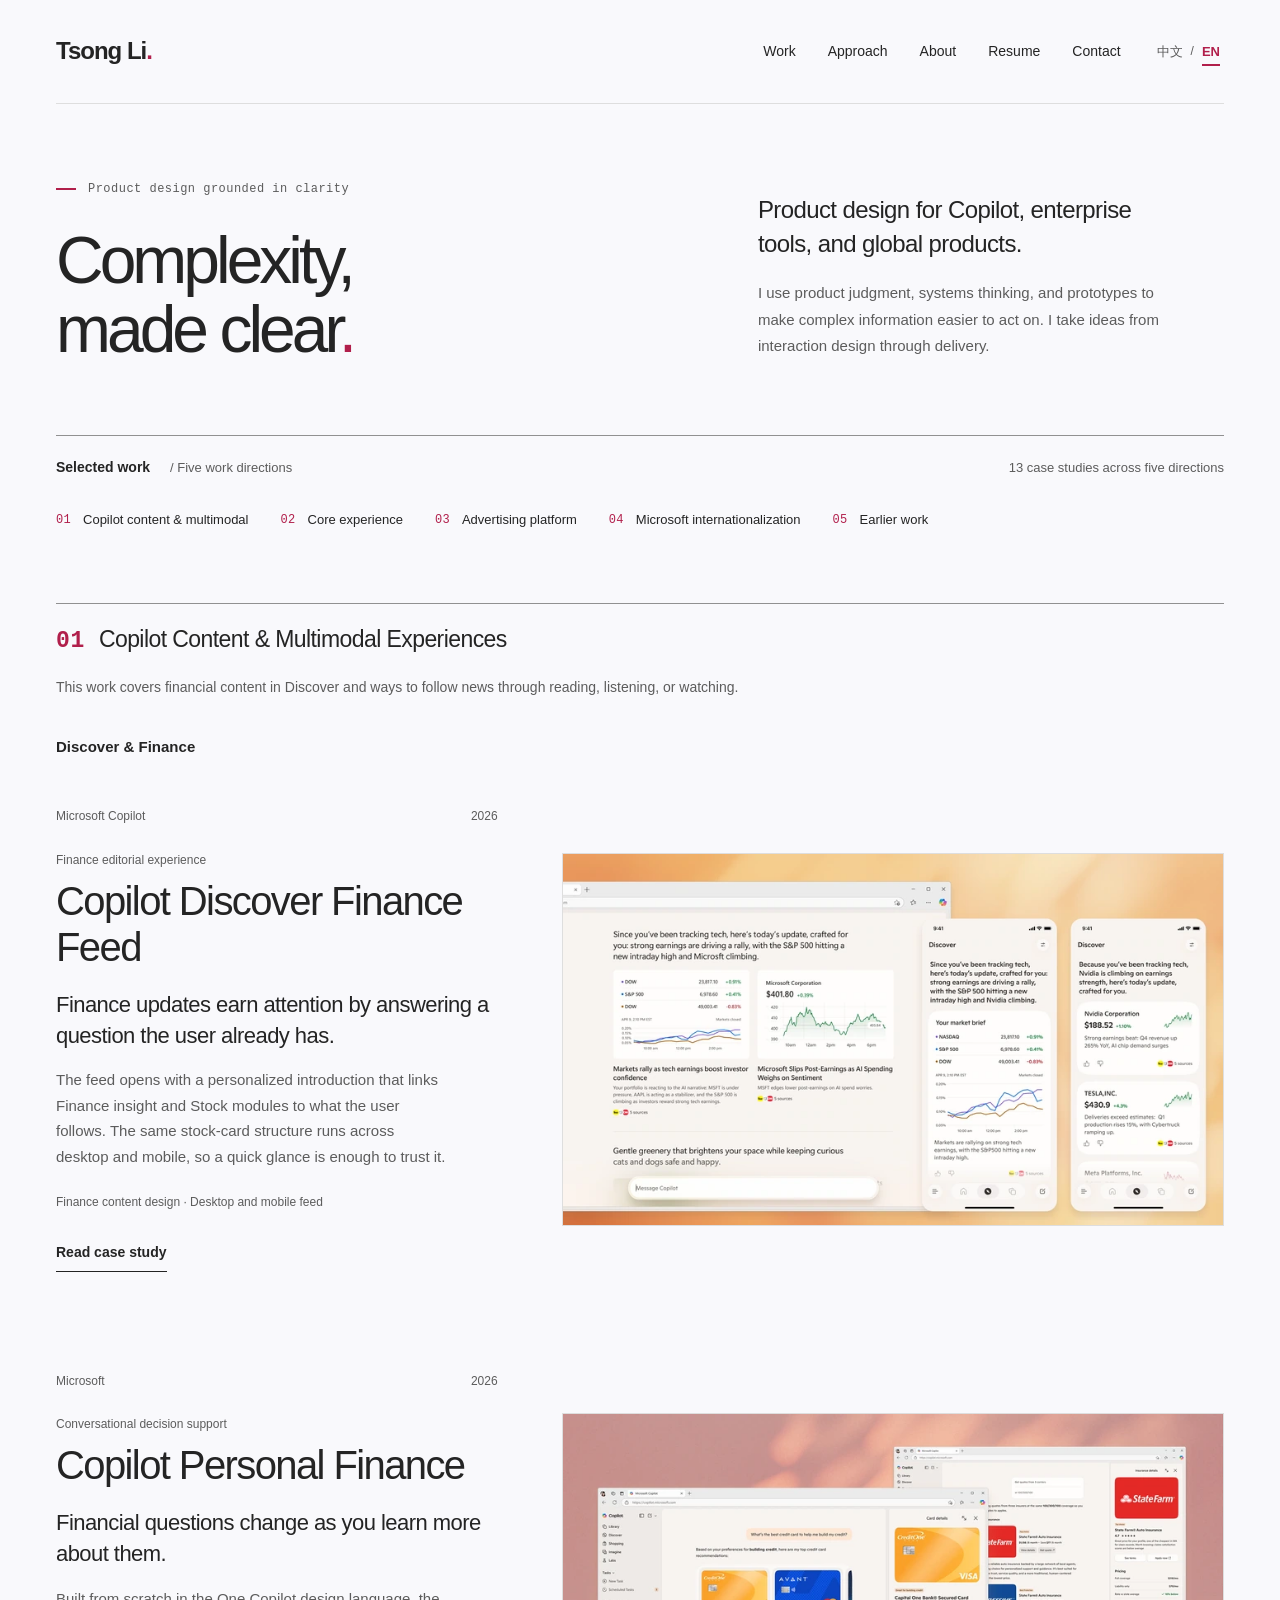
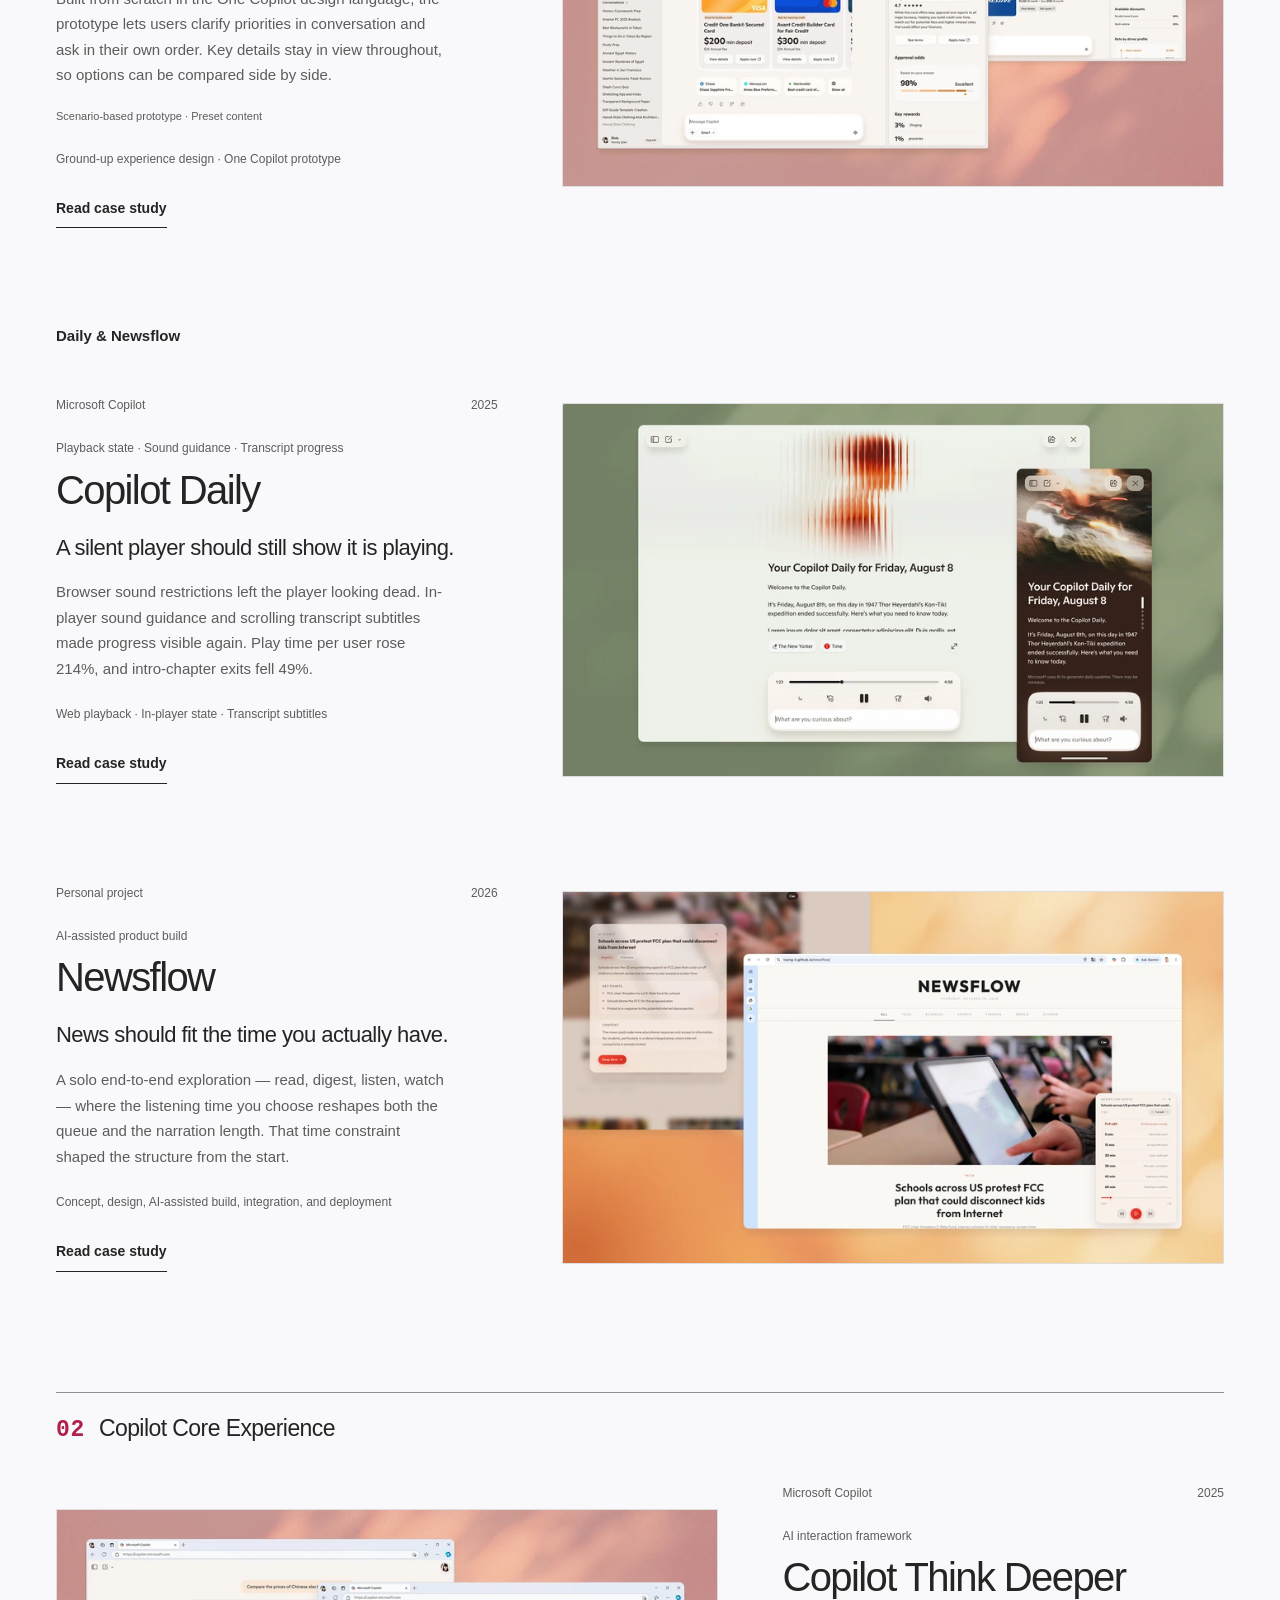
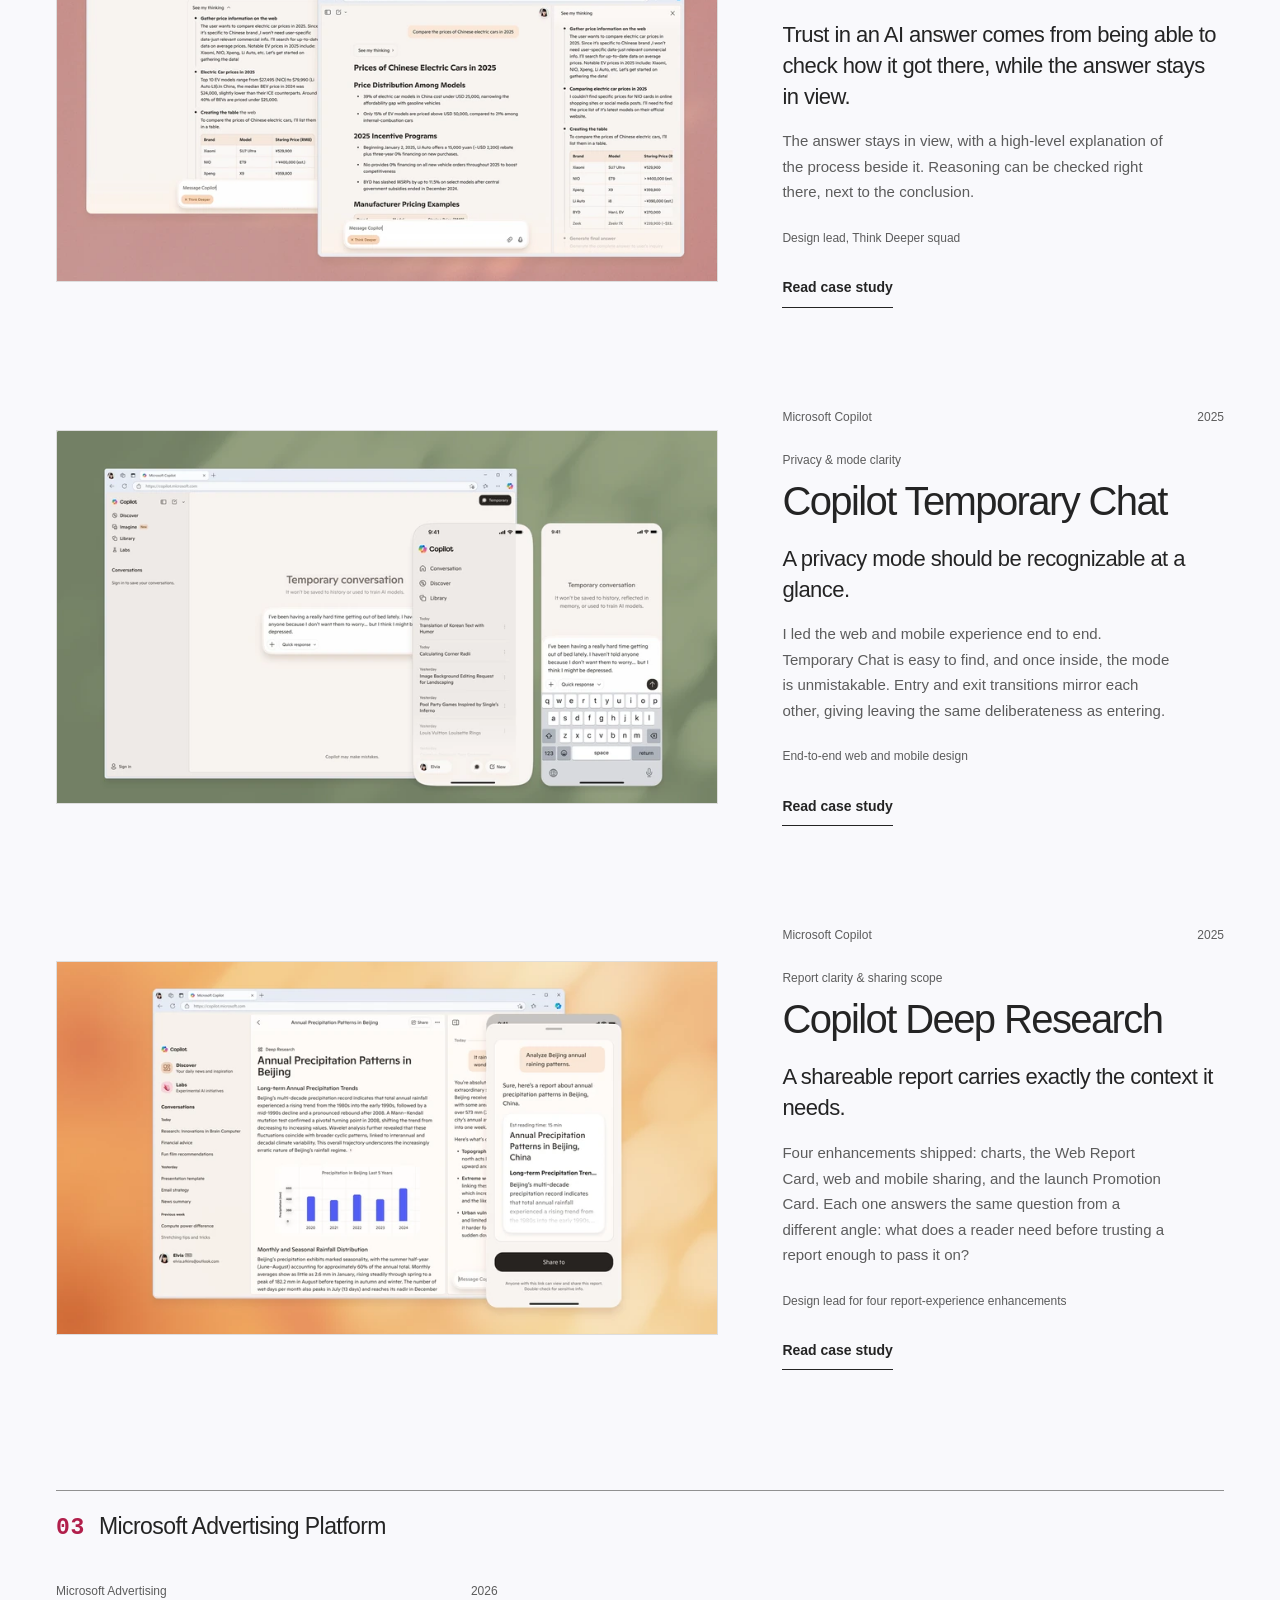
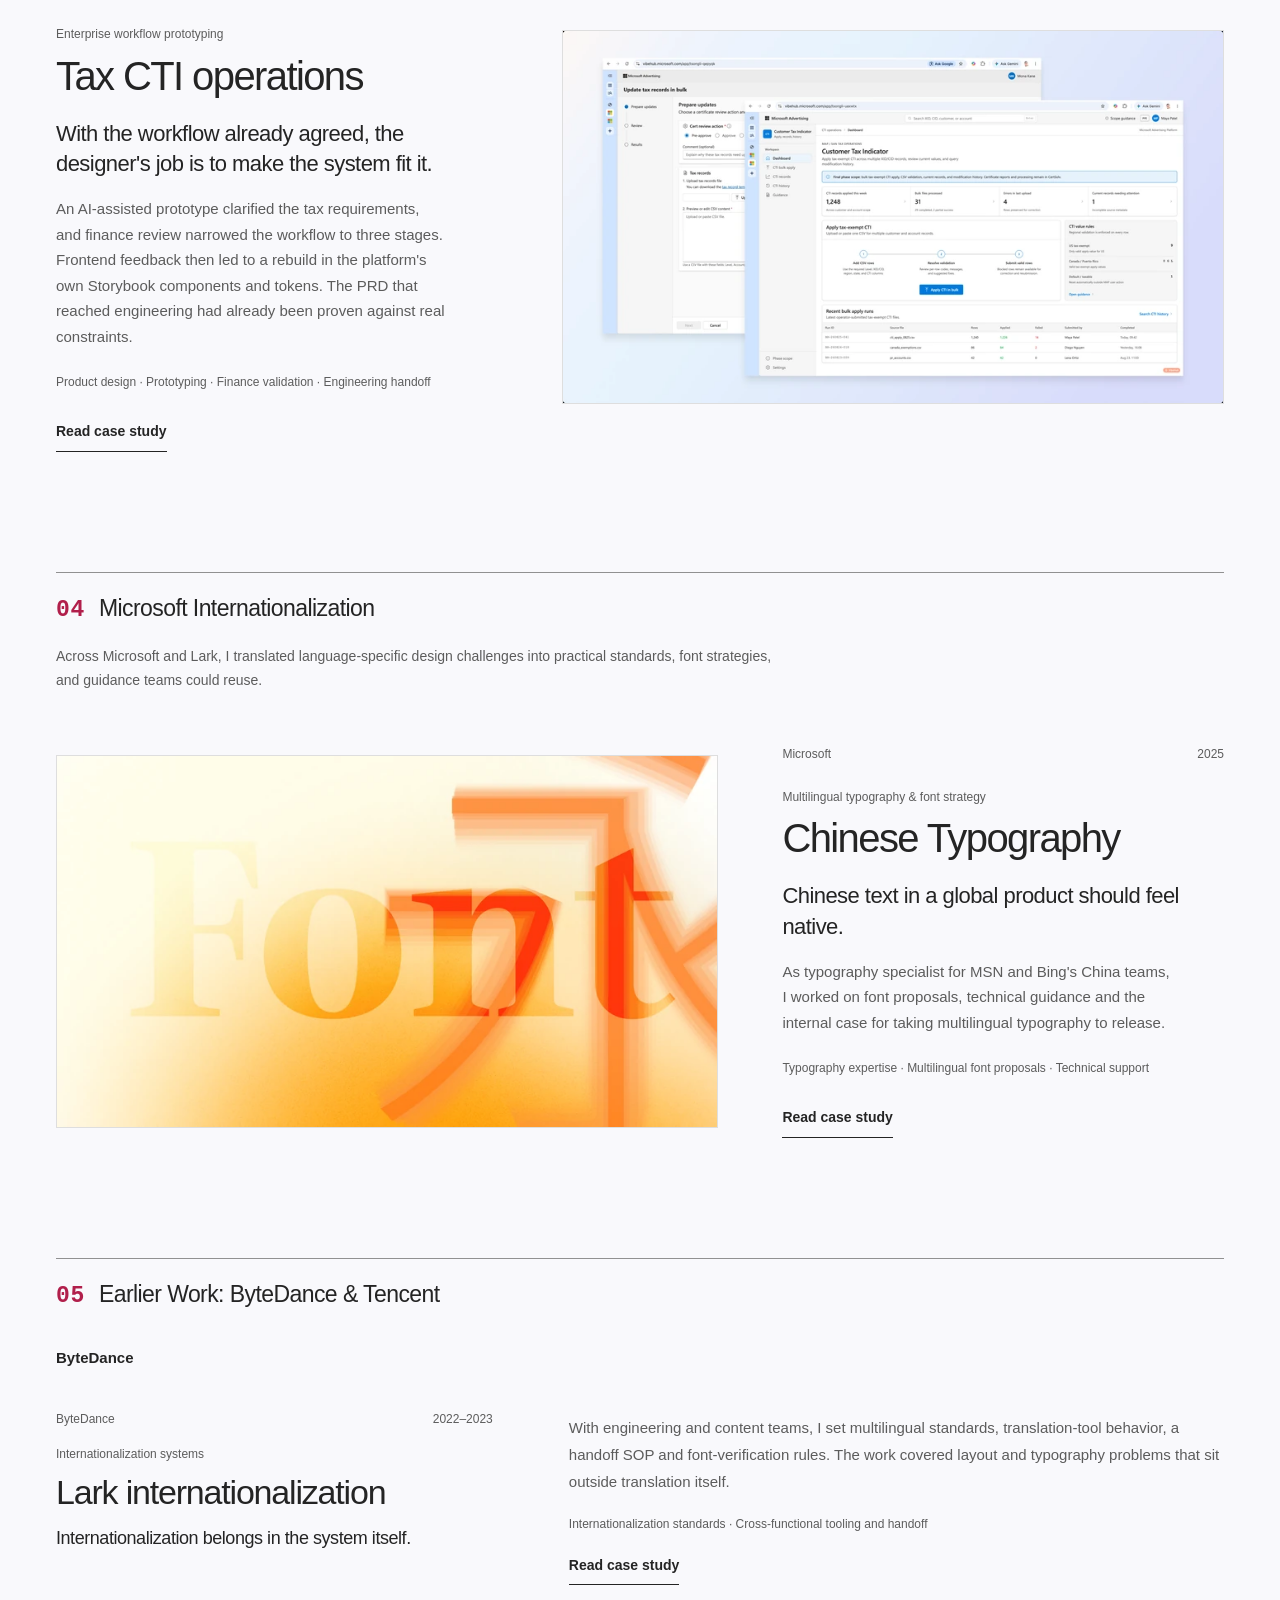
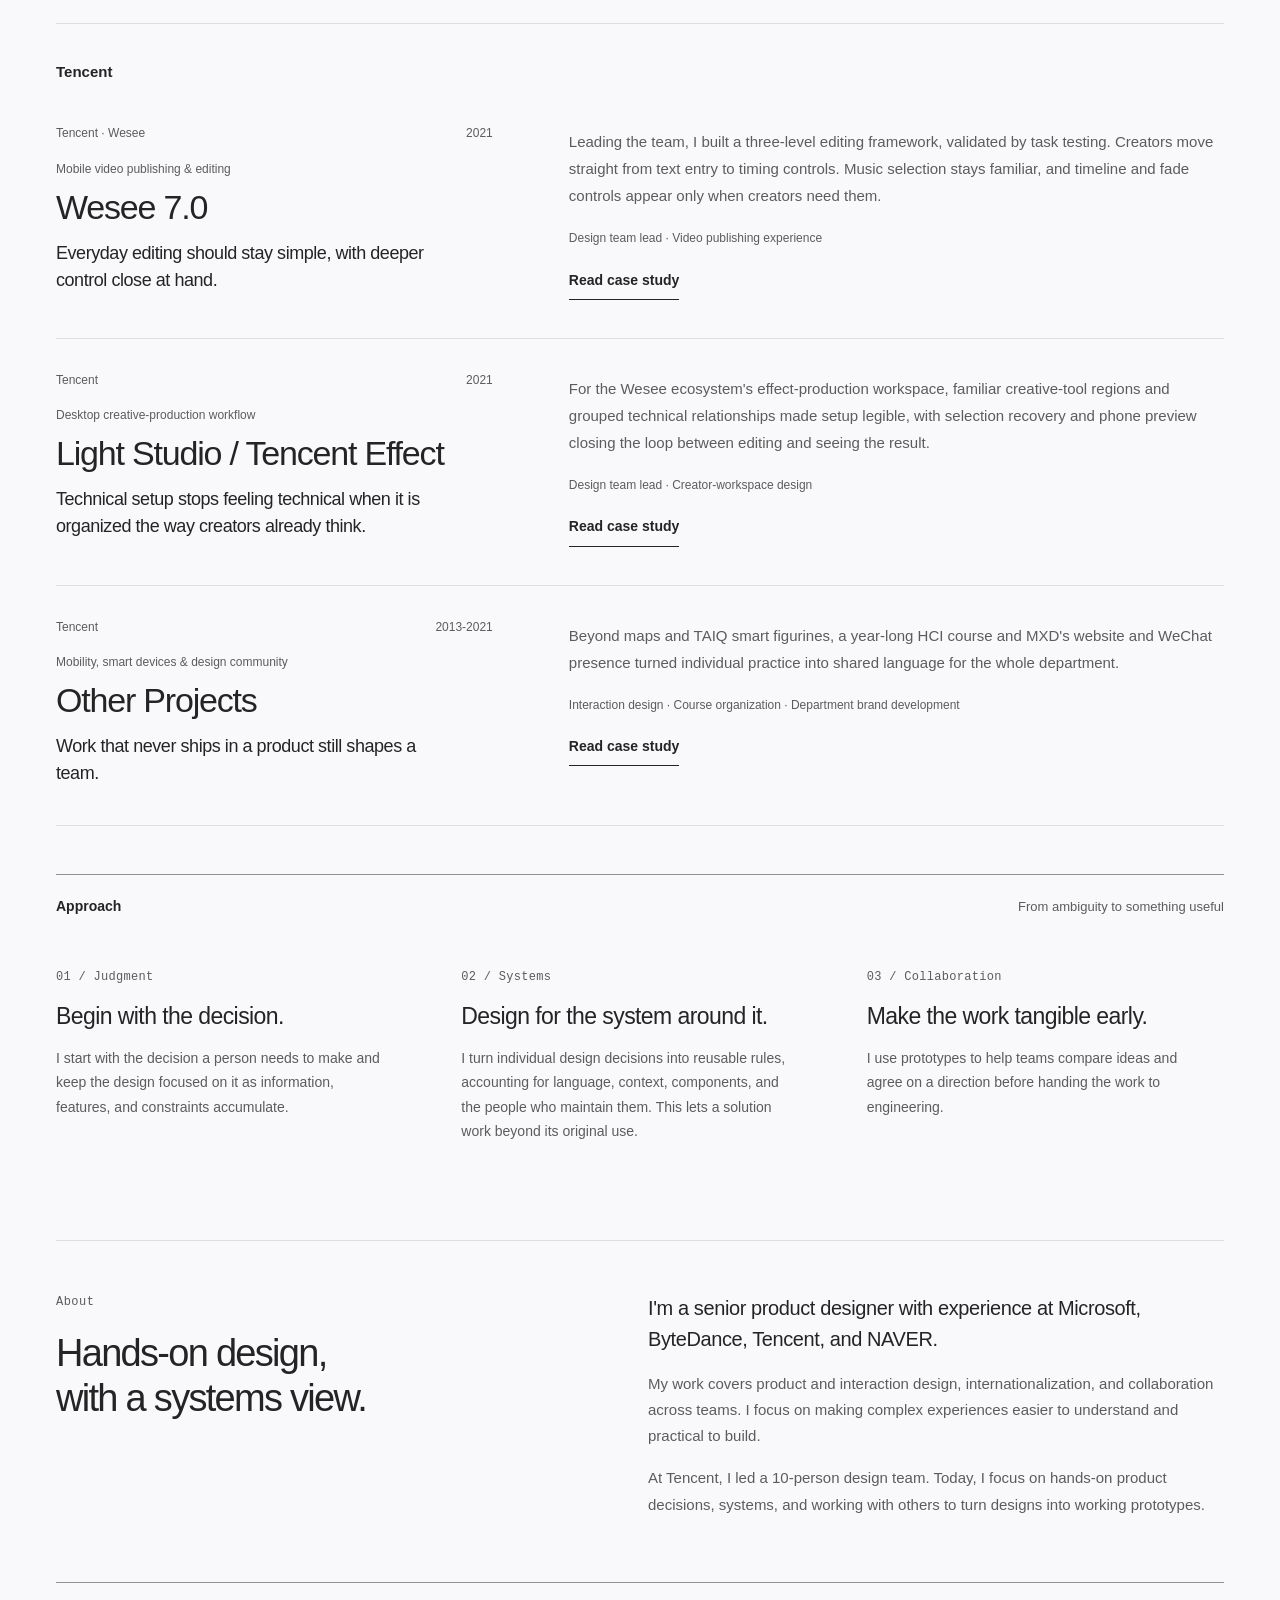
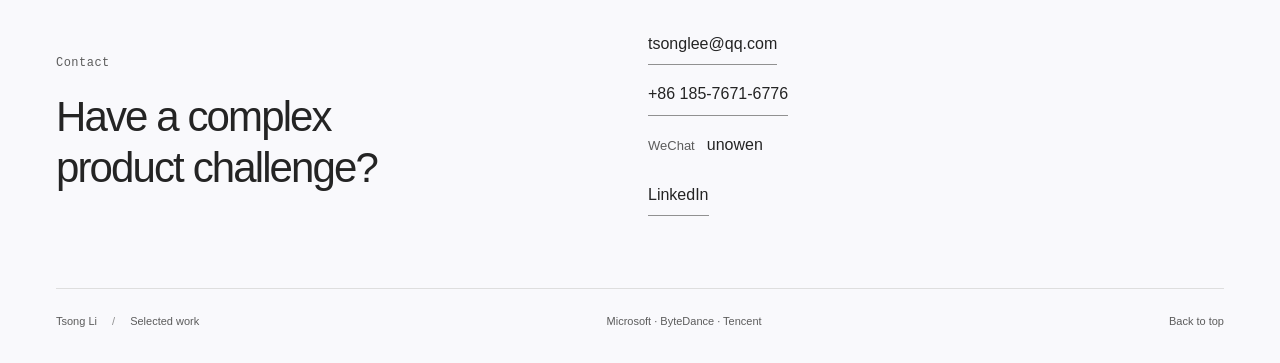
<file: index.html>
<!doctype html>
<html lang="en">
<head>
  <meta charset="utf-8">
  <meta name="viewport" content="width=device-width, initial-scale=1">
  <meta name="description" content="Selected product design by Tsong Li, spanning Copilot, Microsoft Advertising, global products, and earlier work at ByteDance and Tencent.">
  <title>Tsong Li Portfolio</title>
  <script>
    (() => {
      const param = new URLSearchParams(window.location.search).get("scoutTheme");
      const theme =
        param || (window.matchMedia("(prefers-color-scheme: dark)").matches ? "dark" : "light");
      document.documentElement.setAttribute("data-theme", theme);
    })();
  </script>
  <style>
    :root {
      color-scheme: light;
      --cp-bg: #f7f4ef;
      --cp-bg-elevated: #fcfbf8;
      --cp-surface: #ffffff;
      --cp-surface-soft: #f5f5f5;
      --cp-border: #dedede;
      --cp-border-strong: #919191;
      --cp-text: #242424;
      --cp-text-muted: #5c5c5c;
      --cp-text-soft: #6f6f6f;
      --cp-accent: #b11f4b;
      --cp-accent-hover: #9a1a41;
      --cp-accent-soft: rgba(177, 31, 75, 0.08);
      --cp-accent-fg: #ffffff;
      --cp-success: #16a34a;
      --cp-danger: #dc2626;
      --cp-warning: #f59e0b;
      --cp-link: #0078d4;
      --cp-shadow: 0 18px 48px rgba(0, 0, 0, 0.12);
      --cp-overlay: rgba(255, 255, 255, 0.8);
      --cp-panel: rgba(255, 255, 255, 0.86);
      --cp-panel-strong: rgba(255, 255, 255, 0.96);
      --cp-sheen: rgba(255, 255, 255, 0.55);
      --cp-highlight: rgba(177, 31, 75, 0.12);
    }
    html[data-theme="dark"] {
      color-scheme: dark;
      --cp-bg: #3d3b3a;
      --cp-bg-elevated: #343231;
      --cp-surface: #292929;
      --cp-surface-soft: #2e2e2e;
      --cp-border: #474747;
      --cp-border-strong: #5f5f5f;
      --cp-text: #dedede;
      --cp-text-muted: #919191;
      --cp-text-soft: #b0b0b0;
      --cp-accent: #fd8ea1;
      --cp-accent-hover: #fb7b91;
      --cp-accent-soft: rgba(253, 142, 161, 0.14);
      --cp-accent-fg: #1a1a1a;
      --cp-success: #4ade80;
      --cp-danger: #f87171;
      --cp-warning: #fbbf24;
      --cp-link: #4da6ff;
      --cp-shadow: 0 18px 48px rgba(0, 0, 0, 0.32);
      --cp-overlay: rgba(41, 41, 41, 0.88);
      --cp-panel: rgba(41, 41, 41, 0.72);
      --cp-panel-strong: rgba(41, 41, 41, 0.96);
      --cp-sheen: rgba(255, 255, 255, 0.04);
      --cp-highlight: rgba(253, 142, 161, 0.12);
    }
  </style>
  <script src="/language-init.js"></script>
  <link rel="stylesheet" href="/styles.css?v=finance-review-20261016">
  <script src="/translations.js?v=finance-review-20261016" defer></script>
  <script src="/access.js?v=public-listing-20261026" defer></script>
  <script src="/app.js?v=visitor-access-20261016b" defer></script>
</head>
<body>
  <a class="skip-link" href="#main">Skip to content</a>
  <header class="site-header wrap">
    <a class="wordmark" href="/" aria-label="Tsong Li, home">Tsong Li<span class="wordmark-dot" aria-hidden="true">.</span></a>
    <nav aria-label="Main navigation">
      <a href="#work">Work</a>
      <a href="#approach">Approach</a>
      <a href="#about">About</a>
      <a href="/resume.html">Resume</a>
      <a href="#contact">Contact</a>
    </nav>
  </header>

  <main id="main" class="wrap">
    <section class="home-hero" aria-labelledby="hero-title">
      <div class="hero-heading">
        <p class="eyebrow"><span class="accent-stroke" aria-hidden="true"></span> Product design grounded in clarity</p>
        <h1 id="hero-title"><span class="hero-title-line"><span>Complexity</span><span class="hero-title-comma" lang="en">,</span><span class="hero-title-comma" lang="zh-CN">，</span></span><br><span class="hero-title-line">made clear<span class="accent-text hero-title-period" lang="en">.</span><span class="accent-text hero-title-period" lang="zh-CN">。</span></span></h1>
      </div>
      <div class="hero-intro">
        <p class="positioning">Product design for Copilot, enterprise tools, and global products.</p>
        <p>I use product judgment, systems thinking, and prototypes to make complex information easier to act on. I take ideas from interaction design through delivery.</p>
      </div>
    </section>

    <section id="work" class="access-panel" data-access-shell aria-labelledby="access-heading">
      <h2 id="access-heading">Selected work</h2>
      <p>Enter the password to view my selected work and case studies.</p>
      <div class="access-actions">
        <button class="access-primary" type="button" data-unlock-work>View selected work</button>
        <a class="access-contact" href="/#contact">Contact me for access</a>
      </div>
      <noscript><p class="access-noscript">Enable JavaScript to enter the password.</p></noscript>
    </section>
    <template id="protected-work" data-access-kind="home">
<section id="work-content" aria-labelledby="work-heading">
      <div class="section-heading">
        <h2 id="work-heading">Selected work <span class="section-context">/ Five work directions</span></h2>
        <span class="section-context">13 case studies across five directions</span>
      </div>
      <nav class="work-navigation" aria-label="Work directions">
        <a href="#copilot-content-finance"><span class="index-label">01</span> Copilot content &amp; multimodal</a>
        <a href="#copilot-core"><span class="index-label">02</span> Core experience</a>
        <a href="#advertising-platform"><span class="index-label">03</span> Advertising platform</a>
        <a href="#microsoft-internationalization"><span class="index-label">04</span> Microsoft internationalization</a>
        <a href="#earlier-work"><span class="index-label">05</span> Earlier work</a>
      </nav>

      <section class="work-group work-group--copy-right" id="copilot-content-finance" aria-labelledby="copilot-content-heading">
        <div class="section-heading work-group-heading"><div class="work-group-title"><span class="work-group-number" aria-hidden="true">01</span><h3 id="copilot-content-heading">Copilot Content &amp; Multimodal Experiences</h3></div></div>
        <p class="work-group-context">This work covers financial content in Discover and ways to follow news through reading, listening, or watching.</p>
        <section class="company-work" aria-labelledby="discover-finance-heading">
          <div class="overview-heading company-heading"><h4 id="discover-finance-heading">Discover &amp; Finance</h4></div>
      <article class="featured-project discover-project" id="discover-finance" aria-labelledby="discover-project-title">
        <div class="project-copy">
          <div class="project-meta"><span>Microsoft Copilot</span><span>2026</span></div>
          <p class="project-category">Finance editorial experience</p>
          <h4 id="discover-project-title">Copilot Discover Finance Feed</h4>
          <p class="project-thesis">Finance updates earn attention by answering a question the user already has.</p>
          <p class="project-description">The feed opens with a personalized introduction that links Finance insight and Stock modules to what the user follows. The same stock-card structure runs across desktop and mobile, so a quick glance is enough to trust it.</p>
          <p class="role-line">Finance content design · Desktop and mobile feed</p>
          <a class="text-link" href="/work/discover-finance.html" aria-label="Read Copilot Discover Finance Feed case study">Read case study</a>
        </div>
        <figure class="project-figure project-screenshot">
          <img src="/assets/discover-finance-feed-final-1600.webp" srcset="/assets/discover-finance-feed-final-800.webp 800w, /assets/discover-finance-feed-final-1600.webp 1600w" sizes="(max-width: 600px) calc(100vw - 40px), (max-width: 800px) calc(100vw - 64px), (max-width: 1100px) calc(57.5vw - 55.2px), (max-width: 1264px) calc(60vw - 96px), 663px" width="3840" height="2160" loading="lazy" decoding="async" alt="Finance feed design: a desktop feed alongside mobile market-brief and stock-event views">
        </figure>
      </article>

      <article class="featured-project" id="personal-finance" aria-labelledby="personal-finance-title">
        <div class="project-copy">
          <div class="project-meta"><span>Microsoft</span><span>2026</span></div>
          <p class="project-category">Conversational decision support</p>
          <h4 id="personal-finance-title">Copilot Personal Finance</h4>
          <p class="project-thesis">Financial questions change as you learn more about them.</p>
          <p class="project-description">Built from scratch in the One Copilot design language, the prototype lets users clarify priorities in conversation and ask in their own order. Key details stay in view throughout, so options can be compared side by side.</p>
          <p class="scope-note">Scenario-based prototype · Preset content</p>
          <p class="role-line">Ground-up experience design · One Copilot prototype</p>
          <a class="text-link" href="/work/personal-finance.html" aria-label="Read Copilot Personal Finance case study">Read case study</a>
        </div>
        <figure class="project-figure project-screenshot">
          <img src="/assets/personal-finance-prototype-overview-1600.webp" srcset="/assets/personal-finance-prototype-overview-800.webp 800w, /assets/personal-finance-prototype-overview-1600.webp 1600w" sizes="(max-width: 600px) calc(100vw - 40px), (max-width: 800px) calc(100vw - 64px), (max-width: 1100px) calc(57.5vw - 55.2px), (max-width: 1264px) calc(60vw - 96px), 663px" width="1920" height="1080" loading="lazy" decoding="async" alt="Complete prototype composition with a credit-card conversation, comparison cards, and a persistent details panel, beside a separate insurance design direction.">
        </figure>
      </article>
      </section>
        <section class="company-work" aria-labelledby="multimodal-heading">
          <div class="overview-heading company-heading"><h4 id="multimodal-heading">Daily &amp; Newsflow</h4></div>
          <article class="featured-project" id="copilot-daily" aria-labelledby="daily-title">
            <div class="project-copy">
              <div class="project-meta"><span>Microsoft Copilot</span><span>2025</span></div>
              <p class="project-category">Playback state · Sound guidance · Transcript progress</p>
              <h4 id="daily-title">Copilot Daily</h4>
              <p class="project-thesis">A silent player should still show it is playing.</p>
              <p class="project-description">Browser sound restrictions left the player looking dead. In-player sound guidance and scrolling transcript subtitles made progress visible again. Play time per user rose 214%, and intro-chapter exits fell 49%.</p>
              <p class="role-line">Web playback · In-player state · Transcript subtitles</p>
              <a class="text-link" href="/work/copilot-daily.html" aria-label="Read the Copilot Daily case study">Read case study</a>
            </div>
            <figure class="project-figure project-screenshot">
              <img src="/assets/copilot-daily-listening-views-1600.webp" srcset="/assets/copilot-daily-listening-views-800.webp 800w, /assets/copilot-daily-listening-views-1600.webp 1600w" sizes="(max-width: 600px) calc(100vw - 40px), (max-width: 800px) calc(100vw - 64px), (max-width: 1100px) calc(57.5vw - 55.2px), (max-width: 1264px) calc(60vw - 96px), 663px" width="3840" height="2160" loading="lazy" decoding="async" alt="Desktop and mobile Copilot Daily listening views with briefing text, source labels, playback controls, and a message field; the mobile view also shows an AI fallibility notice and position indicators.">
            </figure>
          </article>
          <article class="featured-project" id="newsflow" aria-labelledby="newsflow-title">
            <div class="project-copy">
              <div class="project-meta"><span>Personal project</span><span>2026</span></div>
              <p class="project-category">AI-assisted product build</p>
              <h4 id="newsflow-title">Newsflow</h4>
              <p class="project-thesis">News should fit the time you actually have.</p>
              <p class="project-description">A solo end-to-end exploration — read, digest, listen, watch — where the listening time you choose reshapes both the queue and the narration length. That time constraint shaped the structure from the start.</p>
              <p class="role-line">Concept, design, AI-assisted build, integration, and deployment</p>
              <a class="text-link" href="/work/newsflow.html" aria-label="Read the Newsflow case study">Read case study</a>
            </div>
            <figure class="project-figure project-screenshot">
              <img src="/assets/newsflow-interface-1600.webp" srcset="/assets/newsflow-interface-800.webp 800w, /assets/newsflow-interface-1600.webp 1600w" sizes="(max-width: 600px) calc(100vw - 40px), (max-width: 800px) calc(100vw - 64px), (max-width: 1100px) calc(57.5vw - 55.2px), (max-width: 1264px) calc(60vw - 96px), 663px" width="1920" height="1080" loading="lazy" decoding="async" alt="Newsflow screenshot showing a central news article, an AI Digest with key points and context, and a Newsflow Radio panel with listening-time choices and playback controls.">
            </figure>
          </article>
        </section>
      </section>

      <section class="work-group work-group--figure-left" id="copilot-core" aria-labelledby="copilot-core-heading">
        <div class="section-heading work-group-heading"><div class="work-group-title"><span class="work-group-number" aria-hidden="true">02</span><h3 id="copilot-core-heading">Copilot Core Experience</h3></div></div>
      <article class="featured-project" aria-labelledby="think-deeper-project-title">
        <div class="project-copy">
          <div class="project-meta"><span>Microsoft Copilot</span><span>2025</span></div>
          <p class="project-category">AI interaction framework</p>
          <h4 id="think-deeper-project-title">Copilot Think Deeper</h4>
          <p class="project-thesis">Trust in an AI answer comes from being able to check how it got there, while the answer stays in view.</p>
          <p class="project-description">The answer stays in view, with a high-level explanation of the process beside it. Reasoning can be checked right there, next to the conclusion.</p>
          <p class="role-line">Design lead, Think Deeper squad</p>
          <a class="text-link" href="/work/think-deeper.html">Read case study</a>
        </div>

        <figure class="project-figure project-screenshot think-deeper-home-figure">
          <img src="/assets/think-deeper-comparison-overview-1600.webp" srcset="/assets/think-deeper-comparison-overview-800.webp 800w, /assets/think-deeper-comparison-overview-1600.webp 1600w" sizes="(max-width: 600px) calc(100vw - 40px), (max-width: 800px) calc(100vw - 64px), (max-width: 1100px) calc(57.5vw - 55.2px), (max-width: 1264px) calc(60vw - 96px), 663px" width="1920" height="1080" loading="lazy" decoding="async" alt="Think Deeper comparison overview with an inline process explanation in the left view and the answer beside its explanation in the right view.">
        </figure>
      </article>

      <article class="featured-project" id="private-chat" aria-labelledby="private-chat-title">
        <div class="project-copy">
          <div class="project-meta"><span>Microsoft Copilot</span><span>2025</span></div>
          <p class="project-category">Privacy &amp; mode clarity</p>
          <h4 id="private-chat-title">Copilot Temporary Chat</h4>
          <p class="project-thesis">A privacy mode should be recognizable at a glance.</p>
          <p class="project-description">I led the web and mobile experience end to end. Temporary Chat is easy to find, and once inside, the mode is unmistakable. Entry and exit transitions mirror each other, giving leaving the same deliberateness as entering.</p>
          <p class="role-line">End-to-end web and mobile design</p>
          <a class="text-link" href="/work/private-chat.html" aria-label="Read Copilot Temporary Chat case study">Read case study</a>
        </div>

        <figure class="project-figure featured-figure temporary-chat-visual">
          <picture>
            <source type="image/webp" srcset="/assets/temporary-chat-overview-800.webp 800w, /assets/temporary-chat-overview-1600.webp 1600w" sizes="(max-width: 600px) calc(100vw - 40px), (max-width: 800px) calc(100vw - 64px), (max-width: 1100px) calc(57.5vw - 55.2px), (max-width: 1264px) calc(60vw - 96px), 663px">
            <img src="/assets/temporary-chat-overview.png" width="3840" height="2160" loading="lazy" decoding="async" alt="Copilot Temporary Chat concepts across desktop and mobile, showing a temporary-mode indicator and conversation entry views.">
          </picture>
        </figure>
      </article>
      <article class="featured-project" id="deep-research" aria-labelledby="deep-research-title">
        <div class="project-copy">
          <div class="project-meta"><span>Microsoft Copilot</span><span>2025</span></div>
          <p class="project-category">Report clarity &amp; sharing scope</p>
          <h4 id="deep-research-title">Copilot Deep Research</h4>
          <p class="project-thesis">A shareable report carries exactly the context it needs.</p>
          <p class="project-description">Four enhancements shipped: charts, the Web Report Card, web and mobile sharing, and the launch Promotion Card. Each one answers the same question from a different angle: what does a reader need before trusting a report enough to pass it on?</p>
          <p class="role-line">Design lead for four report-experience enhancements</p>
          <a class="text-link" href="/work/deep-research.html" aria-label="Read Copilot Deep Research case study">Read case study</a>
        </div>

        <figure class="project-figure featured-figure deep-research-figure">
          <picture>
            <source type="image/webp" srcset="/assets/deep-research-overview-800.webp 800w, /assets/deep-research-overview-1600.webp 1600w, /assets/deep-research-overview-2400.webp 2400w" sizes="(max-width: 600px) calc(100vw - 40px), (max-width: 800px) calc(100vw - 64px), (max-width: 1100px) calc(57.5vw - 55.2px), (max-width: 1264px) calc(60vw - 96px), 663px">
            <img src="/assets/deep-research-overview.png" width="3840" height="2160" loading="lazy" decoding="async" alt="Desktop Deep Research report with a chart and a mobile report-share preview; the rainfall example is illustrative.">
          </picture>
        </figure>
      </article>
      </section>

      <section class="work-group work-group--copy-right" id="advertising-platform" aria-labelledby="advertising-heading">
        <div class="section-heading work-group-heading"><div class="work-group-title"><span class="work-group-number" aria-hidden="true">03</span><h3 id="advertising-heading">Microsoft Advertising Platform</h3></div></div>
      <article class="featured-project" id="tax-cti" aria-labelledby="tax-project-title">
        <div class="project-copy">
          <div class="project-meta"><span>Microsoft Advertising</span><span>2026</span></div>
          <p class="project-category">Enterprise workflow prototyping</p>
          <h4 id="tax-project-title">Tax CTI operations</h4>
          <p class="project-thesis">With the workflow already agreed, the designer's job is to make the system fit it.</p>
          <p class="project-description">An AI-assisted prototype clarified the tax requirements, and finance review narrowed the workflow to three stages. Frontend feedback then led to a rebuild in the platform's own Storybook components and tokens. The PRD that reached engineering had already been proven against real constraints.</p>
          <p class="role-line">Product design · Prototyping · Finance validation · Engineering handoff</p>
          <a class="text-link" href="/work/tax-cti.html" aria-label="Read the Tax CTI case study">Read case study</a>
        </div>
        <figure class="project-figure featured-figure tax-cti-visual">
          <picture>
            <source type="image/webp" srcset="/assets/tax-cti-overview-800.webp 800w, /assets/tax-cti-overview-1600.webp 1600w, /assets/tax-cti-overview-2400.webp 2400w" sizes="(max-width: 600px) calc(100vw - 40px), (max-width: 800px) calc(100vw - 64px), (max-width: 1100px) calc(57.5vw - 55.2px), (max-width: 1264px) calc(60vw - 96px), 663px">
            <img src="/assets/tax-cti-overview.png" width="3840" height="2160" loading="lazy" decoding="async" alt="An exploratory operations dashboard with history appears in front of a more focused three-stage bulk tax-record workflow.">
          </picture>
        </figure>
      </article>
      </section>

      <section class="work-group work-group--figure-left" id="microsoft-internationalization" aria-labelledby="microsoft-internationalization-heading">
        <div class="section-heading work-group-heading"><div class="work-group-title"><span class="work-group-number" aria-hidden="true">04</span><h3 id="microsoft-internationalization-heading">Microsoft Internationalization</h3></div></div>
        <p class="work-group-context">Across Microsoft and Lark, I translated language-specific design challenges into practical standards, font strategies, and guidance teams could reuse.</p>
        <article class="featured-project" id="chinese-typography" aria-labelledby="chinese-typography-title">
          <div class="project-copy">
            <div class="project-meta"><span>Microsoft</span><span>2025</span></div>
            <p class="project-category">Multilingual typography &amp; font strategy</p>
            <h4 id="chinese-typography-title">Chinese Typography</h4>
            <p class="project-thesis">Chinese text in a global product should feel native.</p>
            <p class="project-description">As typography specialist for MSN and Bing's China teams, I worked on font proposals, technical guidance and the internal case for taking multilingual typography to release.</p>
            <p class="role-line">Typography expertise · Multilingual font proposals · Technical support</p>
            <a class="text-link" href="/work/chinese-typography.html" aria-label="Read the Microsoft Chinese typography case study">Read case study</a>
          </div>
          <figure class="project-figure typography-visual"><picture><source type="image/webp" srcset="/assets/microsoft-chinese-typography-hero-800.webp 800w, /assets/microsoft-chinese-typography-hero-1600.webp 1600w, /assets/microsoft-chinese-typography-hero-2400.webp 2400w, /assets/microsoft-chinese-typography-hero-3840.webp 3840w" sizes="(max-width: 600px) calc(100vw - 40px), (max-width: 800px) calc(100vw - 64px), (max-width: 1100px) calc(57.5vw - 55.2px), (max-width: 1264px) calc(60vw - 96px), 663px"><img src="/assets/microsoft-chinese-typography-hero.png" width="3840" height="2160" loading="lazy" decoding="async" alt="Orange typographic artwork combining the word Font with layered Chinese character strokes."></picture></figure>
        </article>
      </section>

      <section class="work-group work-group--text-only" id="earlier-work" aria-labelledby="earlier-work-heading">
        <div class="section-heading work-group-heading"><div class="work-group-title"><span class="work-group-number" aria-hidden="true">05</span><h3 id="earlier-work-heading">Earlier Work: ByteDance &amp; Tencent</h3></div></div>
        <section class="company-work" aria-labelledby="bytedance-heading">
          <div class="overview-heading company-heading"><h4 id="bytedance-heading">ByteDance</h4></div>
          <article class="featured-project earlier-text-project" id="lark-internationalization" aria-labelledby="lark-project-title">
            <div class="earlier-text-heading">
              <div class="project-meta"><span>ByteDance</span><span>2022–2023</span></div>
              <p class="project-category">Internationalization systems</p>
              <h4 id="lark-project-title">Lark internationalization</h4>
              <p class="project-thesis">Internationalization belongs in the system itself.</p>
            </div>
            <div class="earlier-text-detail">
              <p class="project-description">With engineering and content teams, I set multilingual standards, translation-tool behavior, a handoff SOP and font-verification rules. The work covered layout and typography problems that sit outside translation itself.</p>
              <p class="role-line">Internationalization standards · Cross-functional tooling and handoff</p>
              <a class="text-link" href="/work/lark-i18n.html" aria-label="Read the Lark internationalization case study">Read case study</a>
            </div>
          </article>
        </section>
        <section class="company-work" aria-labelledby="tencent-heading">
          <div class="overview-heading company-heading"><h4 id="tencent-heading">Tencent</h4></div>
          <article class="featured-project earlier-text-project" id="weishi-7" aria-labelledby="weishi-project-title">
            <div class="earlier-text-heading">
              <div class="project-meta"><span>Tencent · Wesee</span><span>2021</span></div>
              <p class="project-category">Mobile video publishing &amp; editing</p>
              <h4 id="weishi-project-title">Wesee 7.0</h4>
              <p class="project-thesis">Everyday editing should stay simple, with deeper control close at hand.</p>
            </div>
            <div class="earlier-text-detail">
              <p class="project-description">Leading the team, I built a three-level editing framework, validated by task testing. Creators move straight from text entry to timing controls. Music selection stays familiar, and timeline and fade controls appear only when creators need them.</p>
              <p class="role-line">Design team lead · Video publishing experience</p>
              <a class="text-link" href="/work/weishi-7.html" aria-label="Read the Wesee 7.0 case study">Read case study</a>
            </div>
          </article>
          <article class="featured-project earlier-text-project" id="light-studio" aria-labelledby="light-studio-title">
            <div class="earlier-text-heading">
              <div class="project-meta"><span>Tencent</span><span>2021</span></div>
              <p class="project-category">Desktop creative-production workflow</p>
              <h4 id="light-studio-title">Light Studio / Tencent Effect</h4>
              <p class="project-thesis">Technical setup stops feeling technical when it is organized the way creators already think.</p>
            </div>
            <div class="earlier-text-detail">
              <p class="project-description">For the Wesee ecosystem's effect-production workspace, familiar creative-tool regions and grouped technical relationships made setup legible, with selection recovery and phone preview closing the loop between editing and seeing the result.</p>
              <p class="role-line">Design team lead · Creator-workspace design</p>
              <a class="text-link" href="/work/light-studio.html" aria-label="Read the Light Studio and Tencent Effect case study">Read case study</a>
            </div>
          </article>
          <article class="featured-project earlier-text-project" id="other-tencent-projects" aria-labelledby="other-tencent-projects-title">
            <div class="earlier-text-heading">
              <div class="project-meta"><span>Tencent</span><span>2013-2021</span></div>
              <p class="project-category">Mobility, smart devices &amp; design community</p>
              <h4 id="other-tencent-projects-title">Other Projects</h4>
              <p class="project-thesis">Work that never ships in a product still shapes a team.</p>
            </div>
            <div class="earlier-text-detail">
              <p class="project-description">Beyond maps and TAIQ smart figurines, a year-long HCI course and MXD's website and WeChat presence turned individual practice into shared language for the whole department.</p>
              <p class="role-line">Interaction design · Course organization · Department brand development</p>
              <a class="text-link" href="/work/other-tencent-projects.html" aria-label="Read the Other Projects at Tencent case study">Read case study</a>
            </div>
          </article>
        </section>
      </section>
    </section>
    </template>

    <section id="approach" class="approach-section" aria-labelledby="approach-heading">
      <div class="section-heading"><h2 id="approach-heading">Approach</h2><span class="section-context">From ambiguity to something useful</span></div>
      <div class="principles">
        <article><span class="index-label">01 / Judgment</span><h3>Begin with the decision.</h3><p>I start with the decision a person needs to make and keep the design focused on it as information, features, and constraints accumulate.</p></article>
        <article><span class="index-label">02 / Systems</span><h3>Design for the system around it.</h3><p>I turn individual design decisions into reusable rules, accounting for language, context, components, and the people who maintain them. This lets a solution work beyond its original use.</p></article>
        <article><span class="index-label">03 / Collaboration</span><h3>Make the work tangible early.</h3><p>I use prototypes to help teams compare ideas and agree on a direction before handing the work to engineering.</p></article>
      </div>
    </section>

    <section id="about" class="about-section" aria-labelledby="about-heading">
      <div><p class="eyebrow">About</p><h2 id="about-heading">Hands-on design,<br>with a systems view.</h2></div>
      <div class="about-copy"><p>I'm a senior product designer with experience at Microsoft, ByteDance, Tencent, and NAVER.</p><p>My work covers product and interaction design, internationalization, and collaboration across teams. I focus on making complex experiences easier to understand and practical to build.</p><p>At Tencent, I led a 10-person design team. Today, I focus on hands-on product decisions, systems, and working with others to turn designs into working prototypes.</p></div>
    </section>

    <section id="contact" class="contact-section" aria-labelledby="contact-heading">
      <div><p class="eyebrow">Contact</p><h2 id="contact-heading">Have a complex<br>product challenge?</h2></div>
      <div class="contact-links">
        <a href="mailto:tsonglee@qq.com">tsonglee@qq.com</a>
        <a class="contact-detail" href="tel:+8618576716776"><span>+86 185-7671-6776</span></a>
        <p class="contact-detail"><span class="contact-label">WeChat</span><span>unowen</span></p>
        <a href="https://www.linkedin.com/in/tsong/" target="_blank" rel="noopener noreferrer">LinkedIn <span class="sr-only"> (opens in a new tab)</span></a>
      </div>
    </section>
  </main>
  <footer class="site-footer wrap"><span>Tsong Li <span class="footer-divider">/</span> Selected work</span><span>Microsoft · ByteDance · Tencent</span><a href="#main">Back to top</a></footer>
</body>
</html>
</file>
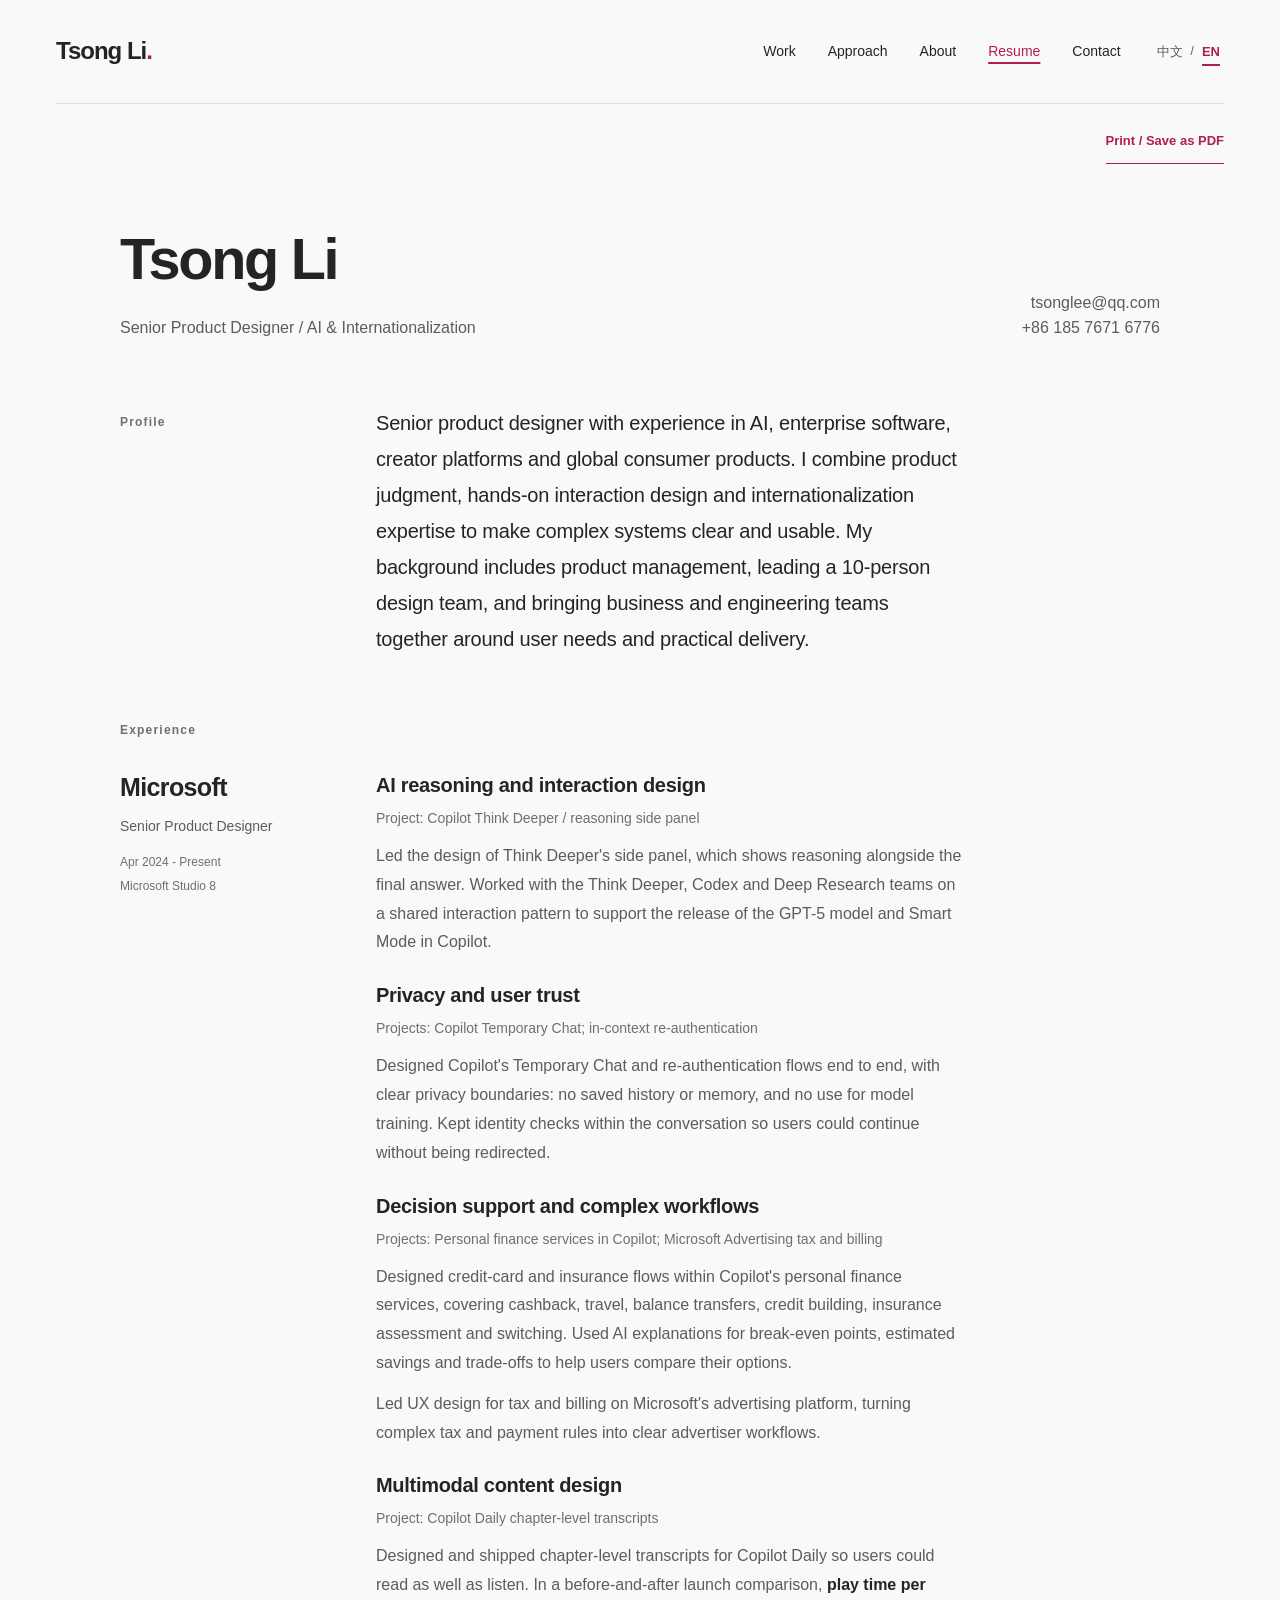
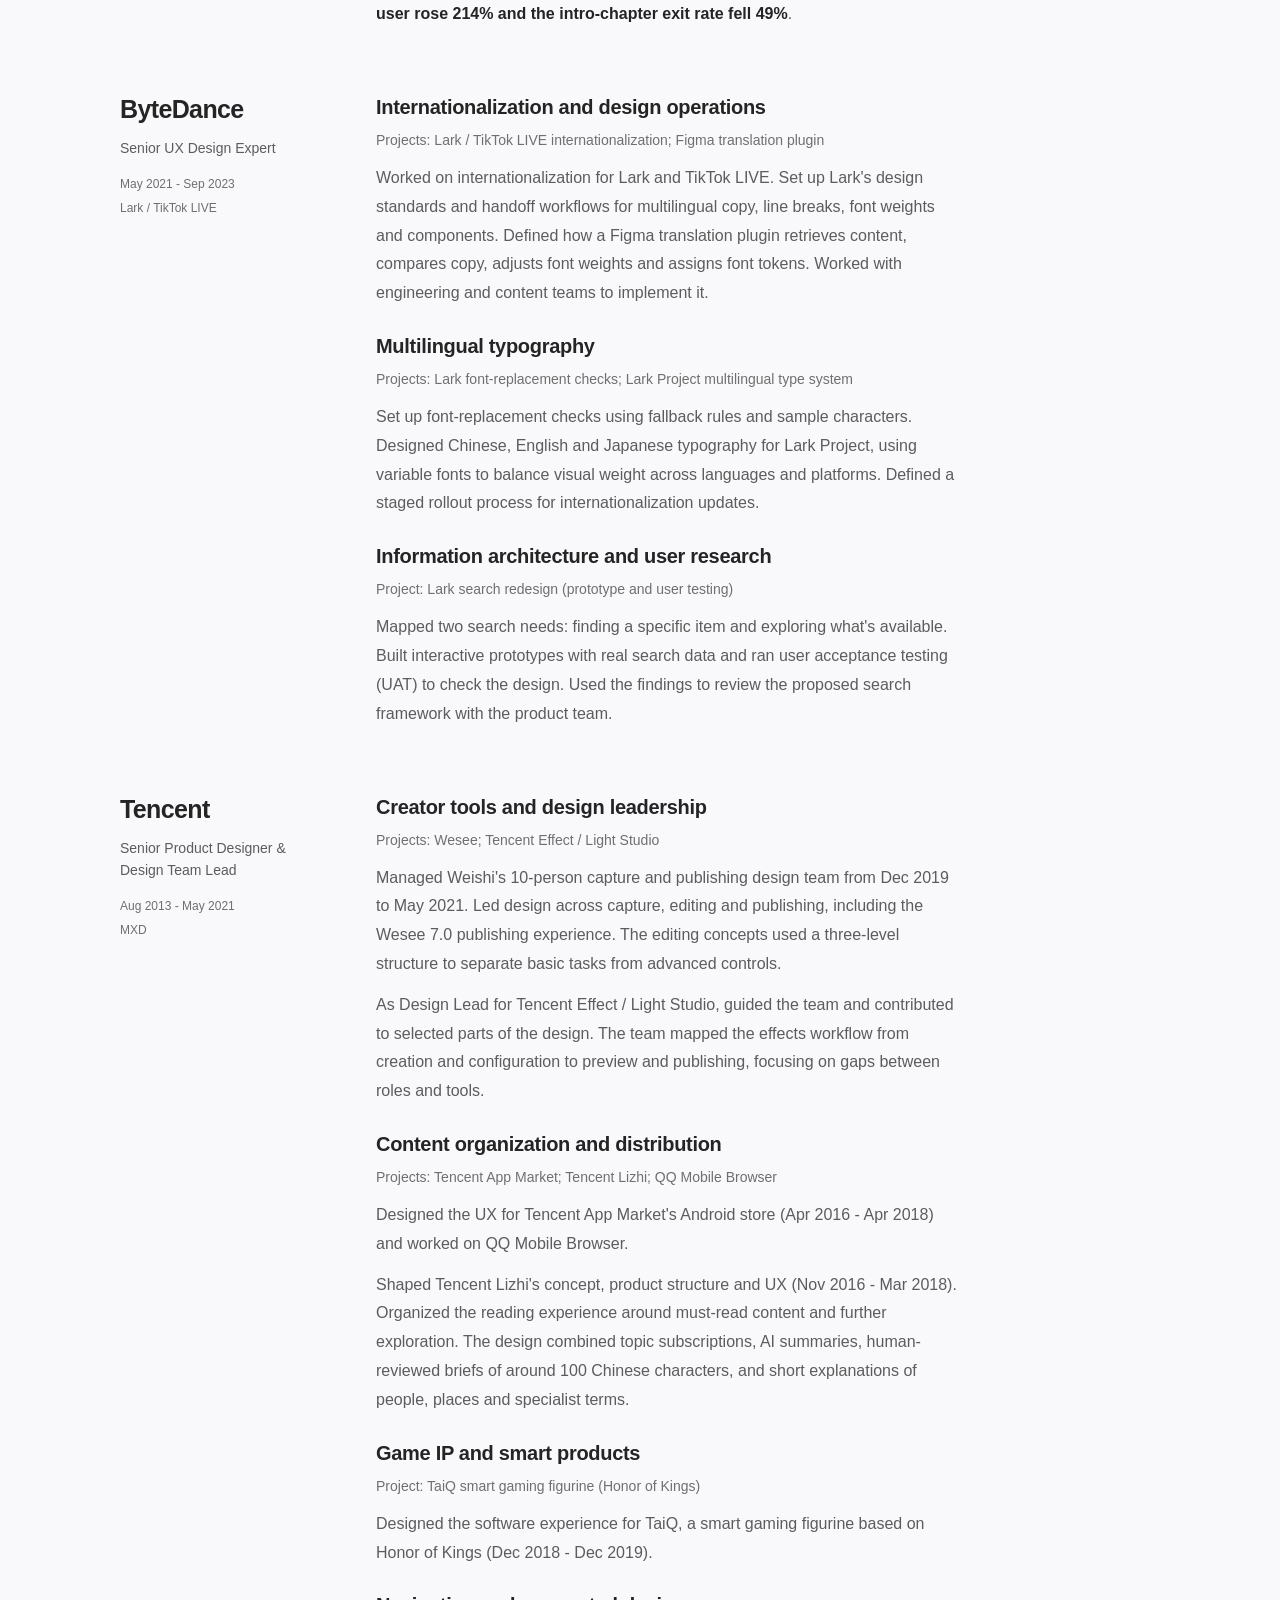
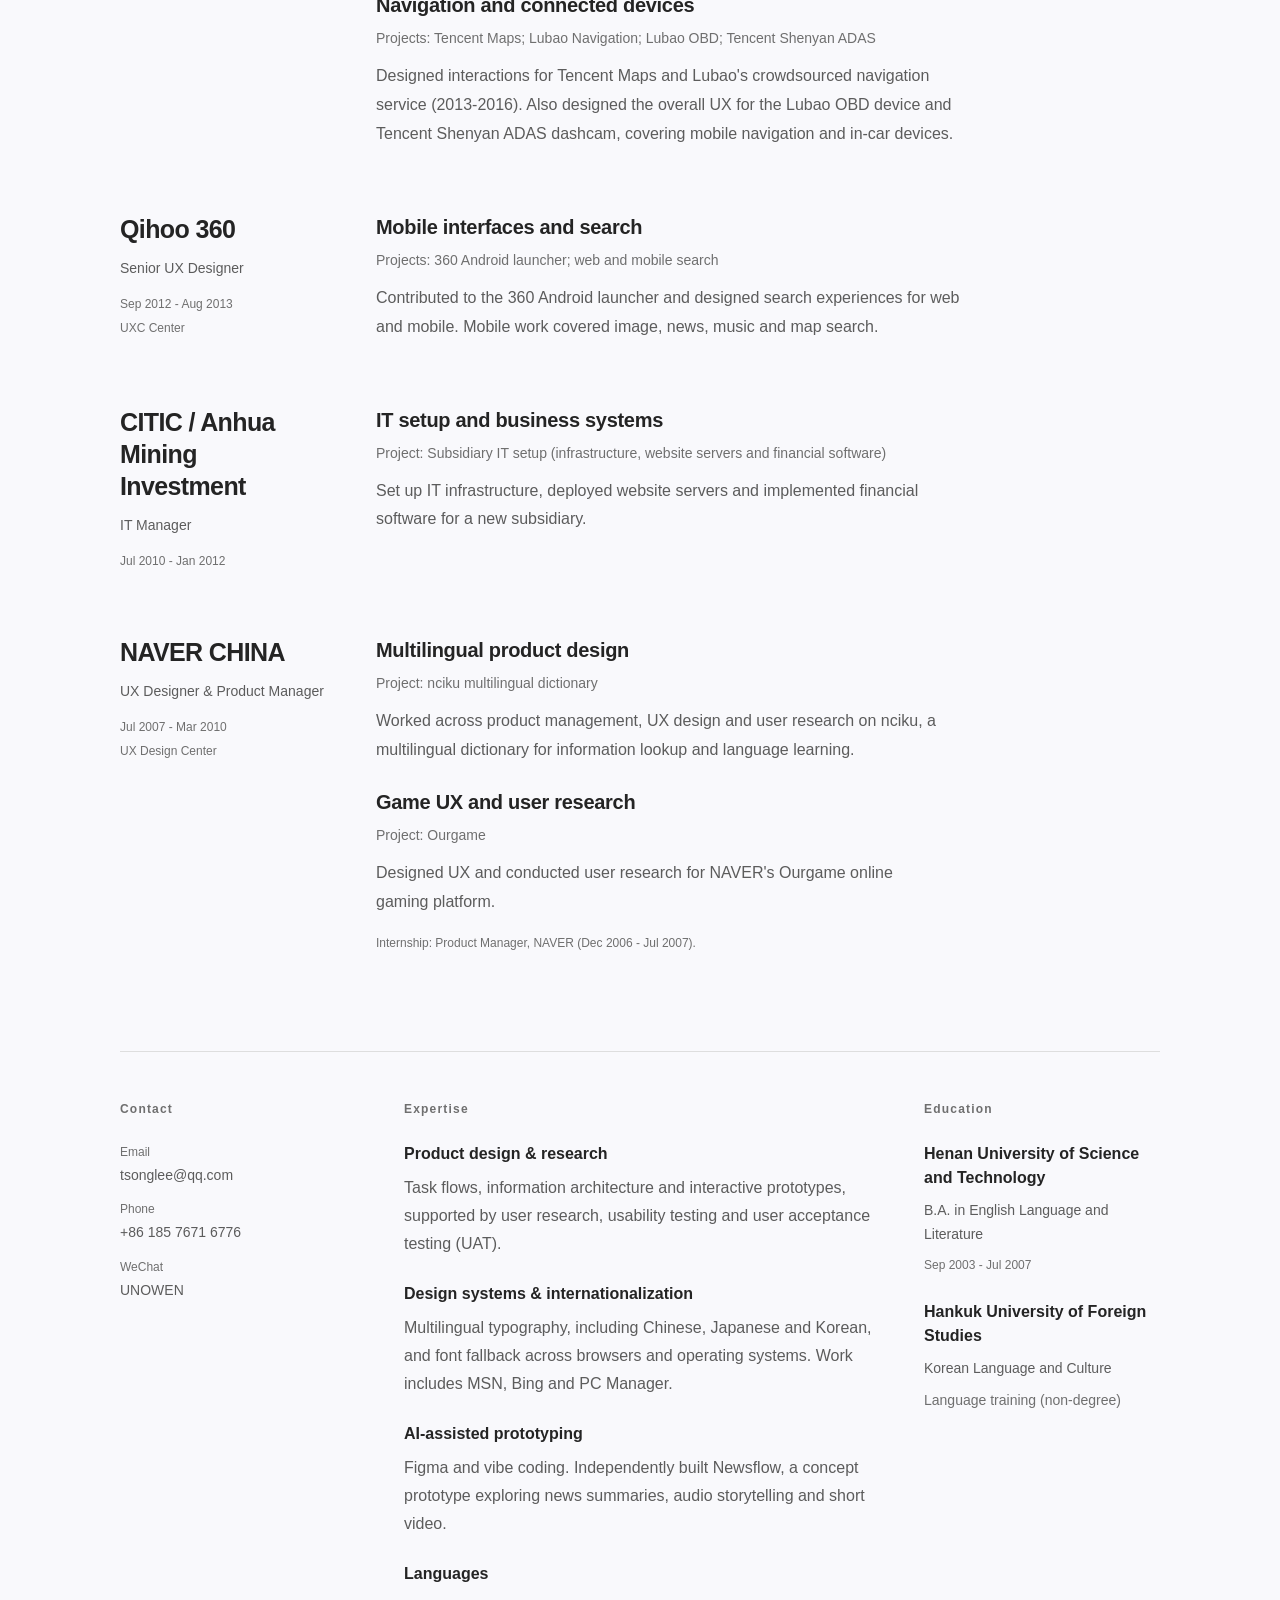
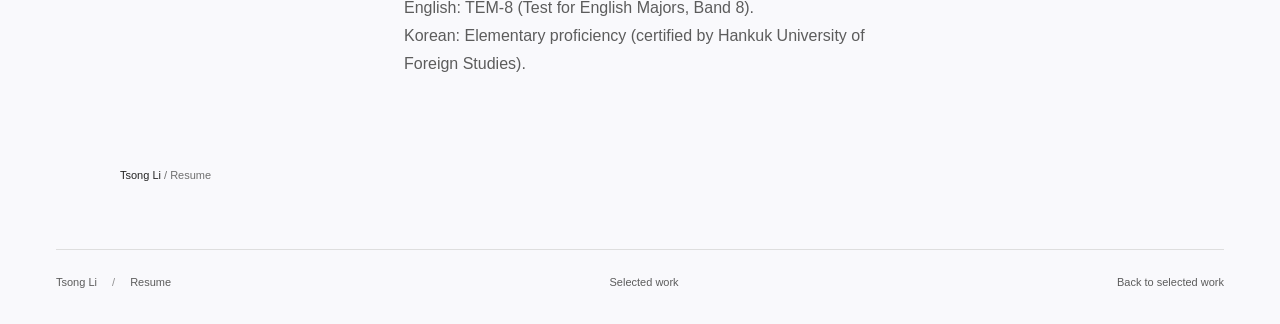
<file: resume.html>
<!doctype html>
<html lang="en">
<head>
  <meta charset="utf-8">
  <meta name="viewport" content="width=device-width, initial-scale=1">
  <meta name="description" content="Tsong Li's professional resume, including experience, expertise, education, and contact information.">
  <title>Tsong Li | Resume</title>
  <script>
      (() => {
        const param = new URLSearchParams(window.location.search).get("scoutTheme");
        const theme =
          param || (window.matchMedia("(prefers-color-scheme: dark)").matches ? "dark" : "light");
        document.documentElement.setAttribute("data-theme", theme);
      })();
    </script>
  <style>:root {
        color-scheme: light;
        --cp-bg: #f7f4ef;
        --cp-bg-elevated: #fcfbf8;
        --cp-surface: #ffffff;
        --cp-surface-soft: #f5f5f5;
        --cp-border: #dedede;
        --cp-border-strong: #919191;
        --cp-text: #242424;
        --cp-text-muted: #5c5c5c;
        --cp-text-soft: #6f6f6f;
        --cp-accent: #b11f4b;
        --cp-accent-hover: #9a1a41;
        --cp-accent-soft: rgba(177, 31, 75, 0.08);
        --cp-accent-fg: #ffffff;
        --cp-success: #16a34a;
        --cp-danger: #dc2626;
        --cp-warning: #f59e0b;
        --cp-link: #0078d4;
        --cp-shadow: 0 18px 48px rgba(0, 0, 0, 0.12);
        --cp-overlay: rgba(255, 255, 255, 0.8);
        --cp-panel: rgba(255, 255, 255, 0.86);
        --cp-panel-strong: rgba(255, 255, 255, 0.96);
        --cp-sheen: rgba(255, 255, 255, 0.55);
        --cp-highlight: rgba(177, 31, 75, 0.12);
      }
      html[data-theme="dark"] {
        color-scheme: dark;
        --cp-bg: #3d3b3a;
        --cp-bg-elevated: #343231;
        --cp-surface: #292929;
        --cp-surface-soft: #2e2e2e;
        --cp-border: #474747;
        --cp-border-strong: #5f5f5f;
        --cp-text: #dedede;
        --cp-text-muted: #919191;
        --cp-text-soft: #b0b0b0;
        --cp-accent: #fd8ea1;
        --cp-accent-hover: #fb7b91;
        --cp-accent-soft: rgba(253, 142, 161, 0.14);
        --cp-accent-fg: #1a1a1a;
        --cp-success: #4ade80;
        --cp-danger: #f87171;
        --cp-warning: #fbbf24;
        --cp-link: #4da6ff;
        --cp-shadow: 0 18px 48px rgba(0, 0, 0, 0.32);
        --cp-overlay: rgba(41, 41, 41, 0.88);
        --cp-panel: rgba(41, 41, 41, 0.72);
        --cp-panel-strong: rgba(41, 41, 41, 0.96);
        --cp-sheen: rgba(255, 255, 255, 0.04);
        --cp-highlight: rgba(253, 142, 161, 0.12);
      }</style>
  <script src="/language-init.js"></script>
  <link rel="stylesheet" href="/styles.css?v=visitor-access-20261016b">
  <link rel="stylesheet" href="/resume.css">
  <script src="/translations.js?v=visitor-access-20261016b" defer></script>
  <script src="/access.js?v=public-listing-20261026" defer></script>
  <script src="/app.js?v=visitor-access-20261016b" defer></script>
</head>
<body class="resume-page">
  <a class="skip-link" href="#main">Skip to content</a>
  <header class="site-header wrap">
    <a class="wordmark" href="/" aria-label="Tsong Li, home">Tsong Li<span class="wordmark-dot" aria-hidden="true">.</span></a>
    <nav aria-label="Main navigation">
      <a href="/#work">Work</a>
      <a href="/#approach">Approach</a>
      <a href="/#about">About</a>
      <a href="/resume.html" aria-current="page">Resume</a>
      <a href="/#contact">Contact</a>
    </nav>
  </header>
  <div class="resume-actions wrap">
    <button class="resume-print" type="button">Print / Save as PDF</button>
  </div>
  <main id="main" class="resume-shell">
    <div class="resume-copy resume-copy--en" data-direction="graphite" lang="en"><section class="resume" aria-labelledby="en-resume-name">
        <header class="resume-header">
          <div class="identity">
            <p class="eyebrow">Resume</p>
            <h1 id="en-resume-name">Tsong Li</h1>
            <p class="direction">Senior Product Designer / AI &amp; Internationalization</p>
          </div>
          <div class="header-contact" aria-label="Contact overview">
            <p>tsonglee@qq.com</p>
            <p>+86 185 7671 6776</p>
          </div>
        </header>

        <div class="resume-body">
          <div class="main-column">
            <section aria-labelledby="en-profile-heading">
              <div class="section-heading"><h2 id="en-profile-heading">Profile</h2></div>
              <p class="summary">Senior product designer with experience in AI, enterprise software, creator platforms and global consumer products. I combine product judgment, hands-on interaction design and internationalization expertise to make complex systems clear and usable. My background includes product management, leading a 10-person design team, and bringing business and engineering teams together around user needs and practical delivery.</p>
            </section>

            <section class="experience" aria-labelledby="en-experience-heading">
              <div class="section-heading"><h2 id="en-experience-heading">Experience</h2></div>

              <section class="job" aria-labelledby="en-microsoft-heading">
                <header class="job-info"><h3 class="job-title" id="en-microsoft-heading">Microsoft <span class="job-role">Senior Product Designer</span></h3>
<p class="job-meta"><span>Apr 2024 - Present</span><span>Microsoft Studio 8</span></p></header>
                <ul>
                  <li>
                    <strong>AI reasoning and interaction design</strong>
                    <span class="case-projects">Project: <a href="/work/think-deeper.html">Copilot Think Deeper</a> / reasoning side panel</span>
                    <p class="case-detail">Led the design of Think Deeper's side panel, which shows reasoning alongside the final answer. Worked with the Think Deeper, Codex and Deep Research teams on a shared interaction pattern to support the release of the GPT-5 model and Smart Mode in Copilot.</p>
                  </li>
                  <li>
                    <strong>Privacy and user trust</strong>
                    <span class="case-projects">Projects: <a href="/work/private-chat.html">Copilot Temporary Chat</a>; in-context re-authentication</span>
                    <p class="case-detail">Designed Copilot's Temporary Chat and re-authentication flows end to end, with clear privacy boundaries: no saved history or memory, and no use for model training. Kept identity checks within the conversation so users could continue without being redirected.</p>
                  </li>
                  <li>
                    <strong>Decision support and complex workflows</strong>
                    <span class="case-projects">Projects: <a href="/work/personal-finance.html">Personal finance services in Copilot</a>; <a href="/work/tax-cti.html">Microsoft Advertising tax and billing</a></span>
                    <p class="case-detail">Designed credit-card and insurance flows within Copilot's personal finance services, covering cashback, travel, balance transfers, credit building, insurance assessment and switching. Used AI explanations for break-even points, estimated savings and trade-offs to help users compare their options.</p>
                    <p class="case-detail">Led UX design for tax and billing on Microsoft's advertising platform, turning complex tax and payment rules into clear advertiser workflows.</p>
                  </li>
                  <li>
                    <strong>Multimodal content design</strong>
                    <span class="case-projects">Project: <a href="/work/copilot-daily.html">Copilot Daily</a> chapter-level transcripts</span>
                    <p class="case-detail">Designed and shipped chapter-level transcripts for Copilot Daily so users could read as well as listen. In a before-and-after launch comparison, <strong>play time per user rose 214% and the intro-chapter exit rate fell 49%</strong>.</p>
                  </li>
                </ul>
              </section>

              <section class="job" aria-labelledby="en-bytedance-heading">
                <header class="job-info"><h3 class="job-title" id="en-bytedance-heading">ByteDance <span class="job-role">Senior UX Design Expert</span></h3>
<p class="job-meta"><span>May 2021 - Sep 2023</span><span>Lark / TikTok LIVE</span></p></header>
                <ul>
                  <li>
                    <strong>Internationalization and design operations</strong>
                    <span class="case-projects">Projects: <a href="/work/lark-i18n.html">Lark / TikTok LIVE internationalization</a>; Figma translation plugin</span>
                    <p class="case-detail">Worked on internationalization for Lark and TikTok LIVE. Set up Lark's design standards and handoff workflows for multilingual copy, line breaks, font weights and components. Defined how a Figma translation plugin retrieves content, compares copy, adjusts font weights and assigns font tokens. Worked with engineering and content teams to implement it.</p>
                  </li>
                  <li>
                    <strong>Multilingual typography</strong>
                    <span class="case-projects">Projects: Lark font-replacement checks; Lark Project multilingual type system</span>
                    <p class="case-detail">Set up font-replacement checks using fallback rules and sample characters. Designed Chinese, English and Japanese typography for Lark Project, using variable fonts to balance visual weight across languages and platforms. Defined a staged rollout process for internationalization updates.</p>
                  </li>
                  <li>
                    <strong>Information architecture and user research</strong>
                    <span class="case-projects">Project: Lark search redesign (prototype and user testing)</span>
                    <p class="case-detail">Mapped two search needs: finding a specific item and exploring what's available. Built interactive prototypes with real search data and ran user acceptance testing (UAT) to check the design. Used the findings to review the proposed search framework with the product team.</p>
                  </li>
                </ul>
              </section>

              <section class="job career-continuation" aria-labelledby="en-tencent-heading">
                <header class="job-info"><h3 class="job-title" id="en-tencent-heading">Tencent <span class="job-role">Senior Product Designer &amp; Design Team Lead</span></h3>
<p class="job-meta"><span>Aug 2013 - May 2021</span><span>MXD</span></p></header>
                <ul>
                  <li>
                    <strong>Creator tools and design leadership</strong>
                    <span class="case-projects">Projects: <a href="/work/weishi-7.html">Wesee</a>; <a href="/work/light-studio.html">Tencent Effect / Light Studio</a></span>
                    <p class="case-detail">Managed Weishi's 10-person capture and publishing design team from Dec 2019 to May 2021. Led design across capture, editing and publishing, including the Wesee 7.0 publishing experience. The editing concepts used a three-level structure to separate basic tasks from advanced controls.</p>
                    <p class="case-detail">As Design Lead for Tencent Effect / Light Studio, guided the team and contributed to selected parts of the design. The team mapped the effects workflow from creation and configuration to preview and publishing, focusing on gaps between roles and tools.</p>
                  </li>
                  <li>
                    <strong>Content organization and distribution</strong>
                    <span class="case-projects">Projects: Tencent App Market; Tencent Lizhi; QQ Mobile Browser</span>
                    <p class="case-detail">Designed the UX for Tencent App Market's Android store (Apr 2016 - Apr 2018) and worked on QQ Mobile Browser.</p>
                    <p class="case-detail">Shaped Tencent Lizhi's concept, product structure and UX (Nov 2016 - Mar 2018). Organized the reading experience around must-read content and further exploration. The design combined topic subscriptions, AI summaries, human-reviewed briefs of around 100 Chinese characters, and short explanations of people, places and specialist terms.</p>
                  </li>
                  <li>
                    <strong>Game IP and smart products</strong>
                    <span class="case-projects">Project: TaiQ smart gaming figurine (Honor of Kings)</span>
                    <p class="case-detail">Designed the software experience for TaiQ, a smart gaming figurine based on Honor of Kings (Dec 2018 - Dec 2019).</p>
                  </li>
                  <li>
                    <strong>Navigation and connected devices</strong>
                    <span class="case-projects">Projects: Tencent Maps; Lubao Navigation; Lubao OBD; Tencent Shenyan ADAS</span>
                    <p class="case-detail">Designed interactions for Tencent Maps and Lubao's crowdsourced navigation service (2013-2016). Also designed the overall UX for the Lubao OBD device and Tencent Shenyan ADAS dashcam, covering mobile navigation and in-car devices.</p>
                  </li>
                </ul>
              </section>

              <section class="job" aria-labelledby="en-qihoo-heading">
                <header class="job-info"><h3 class="job-title" id="en-qihoo-heading">Qihoo 360 <span class="job-role">Senior UX Designer</span></h3>
<p class="job-meta"><span>Sep 2012 - Aug 2013</span><span>UXC Center</span></p></header>
                <ul>
                  <li>
                    <strong>Mobile interfaces and search</strong>
                    <span class="case-projects">Projects: 360 Android launcher; web and mobile search</span>
                    <p class="case-detail">Contributed to the 360 Android launcher and designed search experiences for web and mobile. Mobile work covered image, news, music and map search.</p>
                  </li>
                </ul>
              </section>

              <section class="job" aria-labelledby="en-citic-heading">
                <header class="job-info"><h3 class="job-title" id="en-citic-heading">CITIC / Anhua Mining Investment <span class="job-role">IT Manager</span></h3>
<p class="job-meta"><span>Jul 2010 - Jan 2012</span></p></header>
                <ul>
                  <li>
                    <strong>IT setup and business systems</strong>
                    <span class="case-projects">Project: Subsidiary IT setup (infrastructure, website servers and financial software)</span>
                    <p class="case-detail">Set up IT infrastructure, deployed website servers and implemented financial software for a new subsidiary.</p>
                  </li>
                </ul>
              </section>

              <section class="job" aria-labelledby="en-naver-heading">
                <header class="job-info"><h3 class="job-title" id="en-naver-heading">NAVER CHINA <span class="job-role">UX Designer &amp; Product Manager</span></h3>
<p class="job-meta"><span>Jul 2007 - Mar 2010</span><span>UX Design Center</span></p></header>
                <ul>
                  <li>
                    <strong>Multilingual product design</strong>
                    <span class="case-projects">Project: nciku multilingual dictionary</span>
                    <p class="case-detail">Worked across product management, UX design and user research on nciku, a multilingual dictionary for information lookup and language learning.</p>
                  </li>
                  <li>
                    <strong>Game UX and user research</strong>
                    <span class="case-projects">Project: Ourgame</span>
                    <p class="case-detail">Designed UX and conducted user research for NAVER's Ourgame online gaming platform.</p>
                  </li>
                </ul>
                <p class="job-note">Internship: Product Manager, NAVER (Dec 2006 - Jul 2007).</p>
              </section>
            </section>
          </div>

          <aside class="sidebar" aria-label="Contact, expertise and education">
            <section aria-labelledby="en-contact-heading">
              <div class="section-heading"><h2 id="en-contact-heading">Contact</h2></div>
              <dl class="contact-list">
                <div><dt>Email</dt><dd>tsonglee@qq.com</dd></div>
                <div><dt>Phone</dt><dd>+86 185 7671 6776</dd></div>
                <div><dt>WeChat</dt><dd>UNOWEN</dd></div>
              </dl>
            </section>

            <section aria-labelledby="en-skills-heading">
              <div class="section-heading"><h2 id="en-skills-heading">Expertise</h2></div>
              <dl class="skill-list">
                <div><dt>Product design &amp; research</dt><dd>Task flows, information architecture and interactive prototypes, supported by user research, usability testing and user acceptance testing (UAT).</dd></div>
                <div><dt>Design systems &amp; internationalization</dt><dd>Multilingual typography, including Chinese, Japanese and Korean, and font fallback across browsers and operating systems. Work includes MSN, Bing and PC Manager.</dd></div>
                <div><dt>AI-assisted prototyping</dt><dd>Figma and vibe coding. Independently built Newsflow, a concept prototype exploring news summaries, audio storytelling and short video.</dd></div>
                <div><dt>Languages</dt><dd>English: TEM-8 (Test for English Majors, Band 8).<br />Korean: Elementary proficiency (certified by Hankuk University of Foreign Studies).</dd></div>
              </dl>
            </section>

            <section class="education" aria-labelledby="en-education-heading">
              <div class="section-heading"><h2 id="en-education-heading">Education</h2></div>
              <div class="education-entry">
                <h3>Henan University of Science and Technology</h3>
                <p>B.A. in English Language and Literature</p>
                <p class="education-time">Sep 2003 - Jul 2007</p>
              </div>
              <div class="education-entry">
                <h3>Hankuk University of Foreign Studies</h3>
                <p>Korean Language and Culture</p>
                <p class="education-note">Language training (non-degree)</p>
              </div>
            </section>
          </aside>
        </div>

        <footer class="resume-footer"><p><span class="footer-name">Tsong Li</span> / Resume</p></footer>
      </section></div>
    <div class="resume-copy resume-copy--zh" data-direction="graphite" lang="zh-CN"><section class="resume" aria-labelledby="zh-resume-name">
        <header class="resume-header">
          <div class="identity">
            <p class="eyebrow">个人简历 / <span lang="en">Curriculum vitae</span></p>
            <h1 id="zh-resume-name">李聪 <span class="name-en" lang="en">Tsong Li</span></h1>
            <p class="direction">高级产品设计师 · AI 产品与国际化</p>
          </div>
          <div class="header-contact" aria-label="联系信息概览">
            <p>tsonglee@qq.com</p>
            <p>+86 185 7671 6776</p>
          </div>
        </header>

        <div class="resume-body">
          <div class="main-column">
            <section aria-labelledby="zh-summary-heading">
              <div class="section-heading">
                <h2 id="zh-summary-heading">个人简介</h2>
                <span class="section-en" lang="en">Profile</span>
              </div>
              <p class="summary">职业经历涵盖面向全球用户的词典与搜索产品，以及地图出行、内容创作、企业协作和 AI 产品。兼有产品设计、产品管理和团队领导经验，曾负责 10 人团队的人员管理与设计指导。专注于 AI 产品与国际化设计，帮助用户理解复杂信息、作出判断并完成操作；通过多语言规范、工具和交付流程，让设计方法能够复用。</p>
            </section>

            <section class="experience" aria-labelledby="zh-experience-heading">
              <div class="section-heading">
                <h2 id="zh-experience-heading">工作经历</h2>
                <span class="section-en" lang="en">Experience</span>
              </div>
              <section class="job" aria-labelledby="zh-job-one">
                <header class="job-info"><h3 class="job-title" id="zh-job-one">Microsoft 微软 <span class="job-role">高级产品设计师</span></h3>
<p class="job-meta">2024.04 &#8211; 至今 <span aria-hidden="true">·</span> Microsoft Studio 8</p></header>
                <ul>
                  <li>
                    <strong>AI 可解释性与交互框架</strong>
                    <span class="case-projects">案例：<a href="/work/think-deeper.html">Copilot Think Deeper</a> · 推理过程侧栏</span>
                    <p class="case-detail">作为 Think Deeper 设计负责人，设计推理过程侧栏，让用户能够对照查看推理过程与最终答案。协调 Think Deeper、Codex 与 Deep Research 的交互结构，形成可复用的设计模式，支持 Copilot 中 GPT-5 模型与 Smart Mode 的发布。</p>
                  </li>
                  <li>
                    <strong>用户信任与连续交互</strong>
                    <span class="case-projects">案例：<a href="/work/private-chat.html">Copilot 临时对话</a> · 对话内身份重新验证</span>
                    <p class="case-detail">端到端设计临时对话与重新验证弹窗，兼顾隐私控制和任务的连续性。清楚说明“不留历史与记忆、不用于训练”的会话边界，并让身份验证在当前对话中完成，避免跳转打断任务。</p>
                  </li>
                  <li>
                    <strong>复杂决策与业务流程设计</strong>
                    <span class="case-projects">案例：<a href="/work/personal-finance.html">Copilot 个人金融服务</a> · <a href="/work/tax-cti.html">Microsoft Advertising 税务与账单</a></span>
                    <p class="case-detail">设计 Copilot 个人金融服务中的信用卡引导流程，涵盖返现、旅行、余额转移和信用建立，并延伸至保险诊断与切换。通过 AI 解释模块说明盈亏平衡、预估节省和不同方案的取舍，帮助用户理解决策依据。</p>
                    <p class="case-detail">主导广告平台的税务与账单体验设计，将复杂的税务和支付要求梳理为清晰、可扩展的广告主操作流程，兼顾业务规则与操作的可理解性。</p>
                  </li>
                  <li>
                    <strong>多模态内容体验</strong>
                    <span class="case-projects">案例：<a href="/work/copilot-daily.html">Copilot Daily</a> 逐章节文稿</span>
                    <p class="case-detail">设计并上线逐章节文稿，让用户既能听音频，也能读文字。上线前后对比，<strong>人均播放时长提升 214%，开场章节退出率下降 49%</strong>。</p>
                  </li>
                </ul>
              </section>
              <section class="job" aria-labelledby="zh-job-two">
                <header class="job-info"><h3 class="job-title" id="zh-job-two">字节跳动 <span class="job-role">高级用户体验设计专家</span></h3>
<p class="job-meta">2021.05 &#8211; 2023.09 <span aria-hidden="true">·</span> Lark / TikTok LIVE</p></header>
                <ul>
                  <li>
                    <strong>国际化体系与设计运营</strong>
                    <span class="case-projects">案例：<a href="/work/lark-i18n.html">Lark／TikTok LIVE 国际化</a> · Figma 翻译插件</span>
                    <p class="case-detail">推进 Lark 与 TikTok LIVE 的国际化体验设计，为多语言文案、换行、字重和组件差异制定 Lark 设计规范及交付 SOP。定义 Figma 翻译插件获取内容、比对文案、调整字重和分配字体 Token 的逻辑，并与研发、内容团队合作完成实现。</p>
                  </li>
                  <li>
                    <strong>多语言排版与跨平台一致性</strong>
                    <span class="case-projects">案例：Lark 字体替换验证 · Lark Project 多语言字体体系</span>
                    <p class="case-detail">根据字体回退机制和特征字符卡制定字体替换的验证标准，让排版判断有明确的检查依据。为 Lark Project 设计适用于中、英、日的跨平台字体方案，用可变字体平衡字重，并建立国际化改版的灰度发布机制。</p>
                  </li>
                  <li>
                    <strong>信息架构与用户验证</strong>
                    <span class="case-projects">案例：Lark 搜索框架重构（原型与用户验证）</span>
                    <p class="case-detail">将企业用户的搜索需求分为“快速查找”和“探索式搜索”，用真实搜索数据制作可交互原型，并开展 UAT，检验搜索框架的假设。将研究和原型验证结果用于产品评审。</p>
                  </li>
                </ul>
              </section>
              <section class="job career-continuation" aria-labelledby="zh-job-three">
                <header class="job-info"><h3 class="job-title" id="zh-job-three">腾讯 <span class="job-role">高级产品设计师、设计团队负责人</span></h3>
<p class="job-meta">2013.08 &#8211; 2021.05 <span aria-hidden="true">·</span> MXD</p></header>
                <ul>
                  <li>
                    <strong>创作链路与工具平台设计</strong>
                    <span class="case-projects">案例：<a href="/work/weishi-7.html">微视</a> · <a href="/work/light-studio.html">Tencent Effect／Light Studio</a></span>
                    <p class="case-detail">设计工作覆盖微视的拍摄、编辑和发布环节，带队设计微视 7.0 发布体验，并在编辑方案中用三层框架区分基础与进阶操作。2019.12 &#8211; 2021.05 担任微视拍摄与发布设计团队负责人，负责 10 人团队的人员管理与设计指导。</p>
                    <p class="case-detail">在 Tencent Effect／Light Studio 担任 Design Lead，指导团队并参与部分设计。针对角色交接和工具流程不连贯的问题，带领团队梳理特效从创意、配置、预览到发布的完整流程。</p>
                  </li>
                  <li>
                    <strong>信息架构与内容分发</strong>
                    <span class="case-projects">案例：应用宝（Tencent App Market） · 腾讯立知 · QQ 手机浏览器</span>
                    <p class="case-detail">负责应用宝 Android 应用商店的 UX 设计（2016.04 &#8211; 2018.04），并承担 QQ 手机浏览器的体验设计。在腾讯立知负责概念探索、产品框架和整体体验（2016.11 &#8211; 2018.03）。围绕重要信息获取和延伸阅读，以“有限必读＋持续探索”组织内容，并结合主题订阅、AI 摘要、经人工校验的百字概览和实体释义。</p>
                  </li>
                  <li>
                    <strong>游戏 IP 与智能产品体验</strong>
                    <span class="case-projects">案例：TaiQ 智能游戏手办（王者荣耀）</span>
                    <p class="case-detail">2018.12 &#8211; 2019.12 负责以《王者荣耀》为特色的 TaiQ 智能游戏手办软件体验设计，将游戏 IP 内容与智能设备结合，拓展屏幕之外的产品体验。</p>
                  </li>
                  <li>
                    <strong>跨终端出行体验</strong>
                    <span class="case-projects">案例：腾讯地图 · 路宝导航 · 路宝 OBD · 腾讯神眼 ADAS</span>
                    <p class="case-detail">2013 &#8211; 2016 年承担腾讯地图与众包导航产品路宝的交互设计，并负责路宝 OBD、腾讯神眼 ADAS 行车记录仪的整体体验设计。工作覆盖地图信息、移动导航和车载设备，设计范围从移动服务扩展到软硬件结合的产品。</p>
                  </li>
                </ul>
              </section>
              <section class="job" aria-labelledby="zh-job-four">
                <header class="job-info"><h3 class="job-title" id="zh-job-four">奇虎 360 <span class="job-role">高级用户体验设计师</span></h3>
<p class="job-meta">2012.09 &#8211; 2013.08 <span aria-hidden="true">·</span> UXC Center</p></header>
                <ul>
                  <li>
                    <strong>移动入口与搜索体验</strong>
                    <span class="case-projects">案例：360 Android 手机桌面 · 网页搜索 · 移动搜索</span>
                    <p class="case-detail">参与 360 Android 手机桌面设计，承担网页与移动搜索的体验设计，覆盖移动端入口和跨端信息查询。移动搜索包括图片、新闻、音乐和地图等内容类型。</p>
                  </li>
                </ul>
              </section>
              <section class="job" aria-labelledby="zh-job-five">
                <header class="job-info"><h3 class="job-title" id="zh-job-five">中信安华投资 <span class="job-role">企业 IT 信息部主任</span></h3>
<p class="job-meta">2010.07 &#8211; 2012.01</p></header>
                <ul>
                  <li>
                    <strong>企业信息化与系统实施</strong>
                    <span class="case-projects">案例：子公司信息化筹建（IT 基础设施、网站服务器、财务软件）</span>
                    <p class="case-detail">参与子公司的前期筹建，根据初期运营需要，负责搭建 IT 基础设施、部署网站服务器和实施财务软件。</p>
                  </li>
                </ul>
              </section>
              <section class="job" aria-labelledby="zh-job-six">
                <header class="job-info"><h3 class="job-title" id="zh-job-six">NAVER CHINA <span class="job-role">用户体验设计师、产品经理</span></h3>
<p class="job-meta">2007.07 &#8211; 2010.03 <span aria-hidden="true">·</span> UX Design Center</p></header>
                <ul>
                  <li>
                    <strong>跨语言产品设计与管理</strong>
                    <span class="case-projects">案例：nciku 全球多语言词典</span>
                    <p class="case-detail">负责 nciku 的产品管理、产品设计与用户研究，覆盖跨语言信息查询与学习体验。</p>
                  </li>
                  <li>
                    <strong>用户研究与游戏体验设计</strong>
                    <span class="case-projects">案例：Ourgame／联众游戏</span>
                    <p class="case-detail">承担 NAVER 旗下联众游戏的用户体验设计与用户研究。</p>
                  </li>
                </ul>
                <p class="job-note">此前实习：2006.12 &#8211; 2007.07，NAVER 产品经理（实习）。</p>
              </section>
            </section>
          </div>

          <aside class="sidebar" aria-label="联系方式、专业技能和教育背景">
            <section aria-labelledby="zh-contact-heading">
              <div class="section-heading">
                <h2 id="zh-contact-heading">联系方式</h2>
                <span class="section-en" lang="en">Contact</span>
              </div>
              <dl class="contact-list">
                <div><dt>邮箱</dt><dd>tsonglee@qq.com</dd></div>
                <div><dt>电话</dt><dd>+86 185 7671 6776</dd></div>
                <div><dt>微信</dt><dd>UNOWEN</dd></div>
              </dl>
            </section>

            <section aria-labelledby="zh-skills-heading">
              <div class="section-heading">
                <h2 id="zh-skills-heading">专业技能</h2>
                <span class="section-en" lang="en">Skills</span>
              </div>
              <dl class="skill-list">
                <div><dt>产品与验证</dt><dd>任务流程、信息架构与交互原型；结合用户研究、UAT 和可用性测试验证方案</dd></div>
                <div><dt>设计系统与国际化</dt><dd>多语言字体体系、CJK 排版与浏览器／操作系统字体回退；覆盖 MSN、Bing、PC Manager</dd></div>
                <div><dt>AI 辅助原型</dt><dd>Figma、Vibe Coding；独立构建 Newsflow 概念原型，探索新闻摘要、播报与短视频体验</dd></div>
                <div><dt>语言能力</dt><dd>英语专业八级（TEM-8）<br />韩国语：初级（韩国外国语大学认证）</dd></div>
              </dl>
            </section>

            <section class="education" aria-labelledby="zh-education-heading">
              <div class="section-heading">
                <h2 id="zh-education-heading">教育背景</h2>
                <span class="section-en" lang="en">Education</span>
              </div>
              <div class="education-entry">
                <h3>河南科技大学</h3>
                <p>英语语言文学 / 学士</p>
                <p class="education-time">2003.09 &#8211; 2007.07</p>
              </div>
              <div class="education-entry">
                <h3>韩国外国语大学</h3>
                <p>韩语与韩国文化</p>
                <p class="education-note">语言培训经历 · 非学位</p>
              </div>
            </section>
          </aside>
        </div>

        <footer class="resume-footer">
          <p><span class="footer-name">李聪 · Tsong Li</span> <span aria-hidden="true">/</span> 个人简历</p>
        </footer>
      </section></div>
  </main>
  <footer class="site-footer wrap resume-site-footer">
    <span>Tsong Li <span class="footer-divider">/</span> Resume</span>
    <span>Selected work</span>
    <a href="/#work">Back to selected work</a>
  </footer>
</body>
</html>
</file>
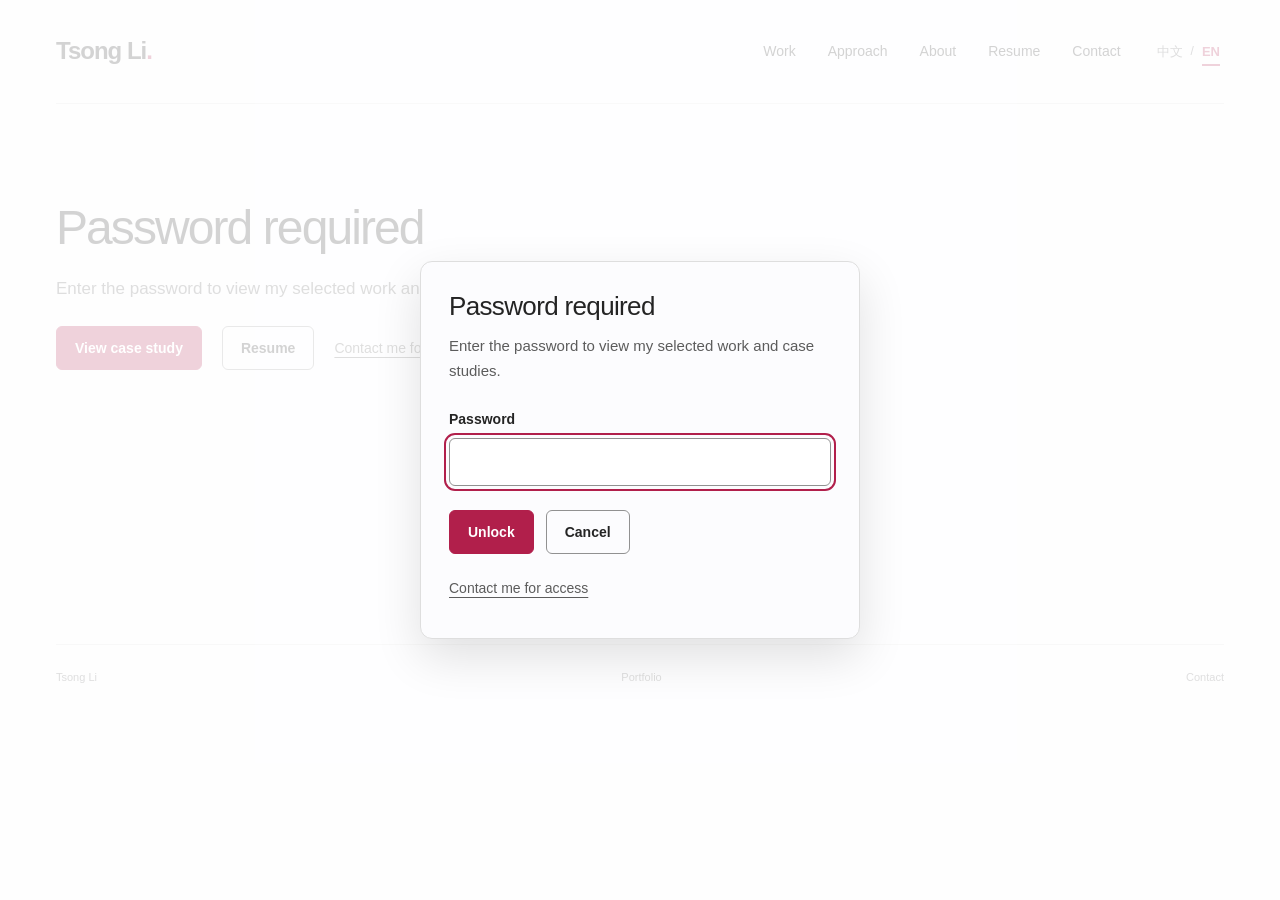
<file: work/chinese-typography.html>
<!doctype html>
<html lang="en">
<head>
  <meta charset="utf-8">
  <meta name="viewport" content="width=device-width, initial-scale=1">
  <meta name="description" content="Typography expertise for MSN and Bing’s local design teams in China: multilingual font proposals, technical support, font fallback guidance, and internal pitches.">
  <title>Microsoft Chinese Typography: Tsong Li Portfolio</title>
  <script>
    (() => {
      const param = new URLSearchParams(window.location.search).get("scoutTheme");
      const theme =
        param || (window.matchMedia("(prefers-color-scheme: dark)").matches ? "dark" : "light");
      document.documentElement.setAttribute("data-theme", theme);
    })();
  </script>
  <style>
    :root {
      color-scheme: light;
      --cp-bg: #f7f4ef;
      --cp-bg-elevated: #fcfbf8;
      --cp-surface: #ffffff;
      --cp-surface-soft: #f5f5f5;
      --cp-border: #dedede;
      --cp-border-strong: #919191;
      --cp-text: #242424;
      --cp-text-muted: #5c5c5c;
      --cp-text-soft: #6f6f6f;
      --cp-accent: #b11f4b;
      --cp-accent-hover: #9a1a41;
      --cp-accent-soft: rgba(177, 31, 75, 0.08);
      --cp-accent-fg: #ffffff;
      --cp-success: #16a34a;
      --cp-danger: #dc2626;
      --cp-warning: #f59e0b;
      --cp-link: #0078d4;
      --cp-shadow: 0 18px 48px rgba(0, 0, 0, 0.12);
      --cp-overlay: rgba(255, 255, 255, 0.8);
      --cp-panel: rgba(255, 255, 255, 0.86);
      --cp-panel-strong: rgba(255, 255, 255, 0.96);
      --cp-sheen: rgba(255, 255, 255, 0.55);
      --cp-highlight: rgba(177, 31, 75, 0.12);
    }
    html[data-theme="dark"] {
      color-scheme: dark;
      --cp-bg: #3d3b3a;
      --cp-bg-elevated: #343231;
      --cp-surface: #292929;
      --cp-surface-soft: #2e2e2e;
      --cp-border: #474747;
      --cp-border-strong: #5f5f5f;
      --cp-text: #dedede;
      --cp-text-muted: #919191;
      --cp-text-soft: #b0b0b0;
      --cp-accent: #fd8ea1;
      --cp-accent-hover: #fb7b91;
      --cp-accent-soft: rgba(253, 142, 161, 0.14);
      --cp-accent-fg: #1a1a1a;
      --cp-success: #4ade80;
      --cp-danger: #f87171;
      --cp-warning: #fbbf24;
      --cp-link: #4da6ff;
      --cp-shadow: 0 18px 48px rgba(0, 0, 0, 0.32);
      --cp-overlay: rgba(41, 41, 41, 0.88);
      --cp-panel: rgba(41, 41, 41, 0.72);
      --cp-panel-strong: rgba(41, 41, 41, 0.96);
      --cp-sheen: rgba(255, 255, 255, 0.04);
      --cp-highlight: rgba(253, 142, 161, 0.12);
    }
  </style>
  <script src="/language-init.js"></script>
  <link rel="stylesheet" href="/styles.css?v=visitor-access-20261016b">
  <script src="/translations.js?v=visitor-access-20261016b" defer></script>
  <script src="/access.js?v=public-listing-20261026" defer></script>
  <script src="/app.js?v=visitor-access-20261016b" defer></script>
</head>
<body class="case-page typography-case">
  <a class="skip-link" href="#main">Skip to content</a>
  <header class="site-header wrap">
    <a class="wordmark" href="/" aria-label="Tsong Li, home">Tsong Li<span class="wordmark-dot" aria-hidden="true">.</span></a>
    <nav aria-label="Main navigation"><a href="/#work">Work</a><a href="/#approach">Approach</a><a href="/#about">About</a><a href="/resume.html">Resume</a><a href="/#contact">Contact</a></nav>
  </header>

  <main id="main" class="wrap access-case" data-access-shell aria-labelledby="access-heading">
    <h1 id="access-heading">Password required</h1>
    <p>Enter the password to view my selected work and case studies.</p>
    <div class="access-actions">
      <button class="access-primary" type="button" data-unlock-work>View case study</button>
      <a class="access-secondary" href="/resume.html">Resume</a>
      <a class="access-contact" href="/#contact">Contact me for access</a>
    </div>
    <noscript><p class="access-noscript">Enable JavaScript to enter the password.</p></noscript>
  </main>
  <footer class="site-footer wrap" data-access-shell><span>Tsong Li</span><span>Portfolio</span><a href="/#contact">Contact</a></footer>
  <template id="protected-work" data-access-kind="case">
<main id="protected-main" class="wrap">
    <section class="case-hero" aria-labelledby="case-title">
      <div class="case-breadcrumb"><a class="case-return" href="/#chinese-typography"><span class="case-return-arrow" aria-hidden="true">←</span><span>Selected work</span></a><span class="index-label">Microsoft · Internationalization</span></div>
      <h1 id="case-title">Localizing Microsoft’s typography for Chinese<span class="accent-text">.</span></h1>
      <p class="case-principle">As a typography specialist, I partnered with MSN and Bing’s local design teams in China to develop multilingual font proposals and provide technical guidance.</p>
      <dl class="case-facts" aria-label="At a glance">
        <div><dt>Context</dt><dd>Microsoft internationalization</dd></div>
        <div><dt>My role</dt><dd>Typography specialist · Font proposals and technical guidance</dd></div>
        <div><dt>Collaboration</dt><dd>MSN and Bing design teams in China</dd></div>
        <div><dt>Focus</dt><dd>Practical font solutions, fallback guidance, and internal pitches</dd></div>
      </dl>
    </section>
    <figure class="typography-visual typography-overview" id="design-overview"><picture><source type="image/webp" srcset="/assets/microsoft-chinese-typography-hero-800.webp 800w, /assets/microsoft-chinese-typography-hero-1600.webp 1600w, /assets/microsoft-chinese-typography-hero-2400.webp 2400w, /assets/microsoft-chinese-typography-hero-3840.webp 3840w" sizes="(max-width: 600px) calc(100vw - 40px), (max-width: 800px) calc(100vw - 64px), (max-width: 1264px) calc(100vw - 96px), 1168px"><img src="/assets/microsoft-chinese-typography-hero.png" width="3840" height="2160" loading="eager" decoding="async" alt="Orange typographic artwork combining the word Font with layered Chinese character strokes."></picture></figure>

    <div class="case-story">
      <aside class="case-contents">
        <p class="eyebrow">In this case</p>
        <nav aria-label="Case contents">
          <a href="#diagnosis">01 / Understand the mismatch</a>
<a href="#font-pairing">02 / Choose the pairing</a>
<a href="#page-comparisons">03 / Compare in context</a>
<a href="#font-fallback">04 / Explain font fallback</a>
<a href="#language-details">05 / Check language details</a>
<a href="#font-switch">06 / Coordinate the switch</a>
<a href="#team-guidance">07 / Share the principles</a>
        </nav>
      </aside>
      <div class="story-sections">
        <section id="diagnosis" class="story-section" aria-labelledby="diagnosis-title">
          <p class="eyebrow">01 / Understand the mismatch</p>
          <h2 id="diagnosis-title">Matching numbers can produce very different type.</h2>
          <p>Chinese text in Discover Feeds needed to work alongside Ginto. Using the same size, weight, and line height across scripts could leave Chinese headings looking heavy, paragraphs crowded, and mixed text unevenly aligned.</p><p>I examined weight, apparent character size, line height, letter spacing, and baseline alignment. Comparisons of characters, phrases, and paragraphs helped turn those visual differences into specific design decisions.</p>
<p>The original slides below come from the internal typography session I co-presented with Bingnan Jiang. I used these comparisons to explain the reasoning behind the proposals.</p>
<h3>Read the shape inside the font size.</h3>
<p>A font size describes the em, but the visible letterform occupies only part of that space. Latin x-height, capitals, and ascenders create a different rhythm from Chinese glyphs. I used these structural differences to explain why equal font sizes can still look mismatched.</p>
<figure class="typography-evidence typography-slide">
            <picture><source type="image/webp" srcset="/assets/microsoft-typography-script-metrics-960.webp 960w, /assets/microsoft-typography-script-metrics-1920.webp 1920w" sizes="(max-width: 600px) calc(100vw - 40px), (max-width: 800px) calc(100vw - 64px), (max-width: 1100px) calc(100vw - 300px), (max-width: 1264px) calc(100vw - 448px), 816px"><img src="/assets/microsoft-typography-script-metrics.png" width="1920" height="1080" loading="lazy" decoding="async" alt="Original presentation slide comparing Latin cap height, x-height, ascenders, descenders, and baseline with the Chinese em-box."></picture>
            <figcaption>Script structure / Latin metrics and the Chinese em-box.</figcaption>
            <a class="case-image-link" href="/assets/microsoft-typography-script-metrics.png" target="_blank" rel="noopener noreferrer">View full-size slide <span class="sr-only">(opens in a new tab)</span></a>
          </figure>
<h3>Understand the available weight range.</h3>
<p>The Microsoft YaHei version examined in the study offered Light, Regular, and Bold. Its available weights did not map neatly to Ginto’s finer weight range. That made weight availability a design constraint when balancing Chinese and Latin headlines.</p>
<figure class="typography-evidence typography-slide">
            <picture><source type="image/webp" srcset="/assets/microsoft-typography-weight-range-960.webp 960w, /assets/microsoft-typography-weight-range-1920.webp 1920w" sizes="(max-width: 600px) calc(100vw - 40px), (max-width: 800px) calc(100vw - 64px), (max-width: 1100px) calc(100vw - 300px), (max-width: 1264px) calc(100vw - 448px), 816px"><img src="/assets/microsoft-typography-weight-range.png" width="1920" height="1080" loading="lazy" decoding="async" alt="Original slide comparing Ginto’s weight range with the Light, Regular, and Bold weights of Microsoft YaHei used in the study."></picture>
            <figcaption>Weight range / The available YaHei weights alongside Ginto.</figcaption>
            <a class="case-image-link" href="/assets/microsoft-typography-weight-range.png" target="_blank" rel="noopener noreferrer">View full-size slide <span class="sr-only">(opens in a new tab)</span></a>
          </figure>

        </section>
<section id="font-pairing" class="story-section" aria-labelledby="font-pairing-title">
          <p class="eyebrow">02 / Choose the pairing</p>
          <h2 id="font-pairing-title">Choose the font and its settings together.</h2>
          <p>I explored adjustments to Microsoft YaHei, then compared it with Noto Sans SC alongside Ginto. The study considered whether a broader choice of weights and different glyph proportions could produce a more balanced pairing.</p><p>The design proposal used Noto Sans SC and considered different spacing needs for interface labels, summaries, and body text. The aim was to support both quick scanning and longer reading.</p>
<h3>Compare apparent size and baseline together.</h3>
<p>I compared Microsoft YaHei and Noto Sans SC in the same Chinese–Latin samples. The overlaid glyphs made differences in proportion visible; the mixed-text lines showed how each font sat beside Ginto. These comparisons informed the proposed pairing.</p>
<figure class="typography-evidence typography-slide">
            <picture><source type="image/webp" srcset="/assets/microsoft-typography-glyph-size-960.webp 960w, /assets/microsoft-typography-glyph-size-1920.webp 1920w" sizes="(max-width: 600px) calc(100vw - 40px), (max-width: 800px) calc(100vw - 64px), (max-width: 1100px) calc(100vw - 300px), (max-width: 1264px) calc(100vw - 448px), 816px"><img src="/assets/microsoft-typography-glyph-size.png" width="1920" height="1080" loading="lazy" decoding="async" alt="Original font-size slide showing overlaid Chinese glyphs and Ginto paired with Microsoft YaHei and Noto Sans SC."></picture>
            <figcaption>Apparent size / YaHei and Noto Sans SC in the same comparison.</figcaption>
            <a class="case-image-link" href="/assets/microsoft-typography-glyph-size.png" target="_blank" rel="noopener noreferrer">View full-size slide <span class="sr-only">(opens in a new tab)</span></a>
          </figure>
<figure class="typography-evidence typography-slide">
            <picture><source type="image/webp" srcset="/assets/microsoft-typography-baseline-960.webp 960w, /assets/microsoft-typography-baseline-1920.webp 1920w" sizes="(max-width: 600px) calc(100vw - 40px), (max-width: 800px) calc(100vw - 64px), (max-width: 1100px) calc(100vw - 300px), (max-width: 1264px) calc(100vw - 448px), 816px"><img src="/assets/microsoft-typography-baseline.png" width="1920" height="1080" loading="lazy" decoding="async" alt="Original baseline comparison of Ginto with Microsoft YaHei before the change and with Noto Sans SC in the proposal."></picture>
            <figcaption>Mixed-script alignment / Compare how the two pairings sit on a line.</figcaption>
            <a class="case-image-link" href="/assets/microsoft-typography-baseline.png" target="_blank" rel="noopener noreferrer">View full-size slide <span class="sr-only">(opens in a new tab)</span></a>
          </figure>
<p>I also treated line height and tracking as context-dependent decisions. A short interface label, a scannable summary, and an article paragraph have different reading demands, so the proposal considered each separately.</p>

        </section>
<section id="page-comparisons" class="story-section" aria-labelledby="page-comparisons-title">
          <p class="eyebrow">03 / Compare in context</p>
          <h2 id="page-comparisons-title">See how the type works across a whole page.</h2>
          <p>The typography proposals were illustrated in Discover Feeds and article layouts. The before-and-after designs show changes to card headings, source labels, article titles, body text, and Chinese–Latin text within the same line.</p><figure class="typography-evidence">
            <picture><source type="image/webp" srcset="/assets/microsoft-typography-feeds-before-960.webp 960w, /assets/microsoft-typography-feeds-before-1920.webp 1920w" sizes="(max-width: 600px) calc(100vw - 40px), (max-width: 800px) calc(100vw - 64px), (max-width: 1100px) calc(100vw - 300px), (max-width: 1264px) calc(100vw - 448px), 816px"><img src="/assets/microsoft-typography-feeds-before.png" width="1920" height="1080" loading="lazy" decoding="async" alt="Discover Feeds before the typography adjustment, with heavier Chinese card headings."></picture>
            <figcaption>Discover Feeds / Before</figcaption>
            <a class="case-image-link" href="/assets/microsoft-typography-feeds-before.png" target="_blank" rel="noopener noreferrer">View full-size design image <span class="sr-only">(opens in a new tab)</span></a>
          </figure><figure class="typography-evidence">
            <picture><source type="image/webp" srcset="/assets/microsoft-typography-feeds-after-960.webp 960w, /assets/microsoft-typography-feeds-after-1920.webp 1920w" sizes="(max-width: 600px) calc(100vw - 40px), (max-width: 800px) calc(100vw - 64px), (max-width: 1100px) calc(100vw - 300px), (max-width: 1264px) calc(100vw - 448px), 816px"><img src="/assets/microsoft-typography-feeds-after.png" width="1920" height="1080" loading="lazy" decoding="async" alt="Discover Feeds after the proposed typography adjustment, showing the revised Chinese headings and labels."></picture>
            <figcaption>Discover Feeds / After</figcaption>
            <a class="case-image-link" href="/assets/microsoft-typography-feeds-after.png" target="_blank" rel="noopener noreferrer">View full-size design image <span class="sr-only">(opens in a new tab)</span></a>
          </figure><figure class="typography-evidence">
            <picture><source type="image/webp" srcset="/assets/microsoft-typography-article-before-960.webp 960w, /assets/microsoft-typography-article-before-1920.webp 1920w" sizes="(max-width: 600px) calc(100vw - 40px), (max-width: 800px) calc(100vw - 64px), (max-width: 1100px) calc(100vw - 300px), (max-width: 1264px) calc(100vw - 448px), 816px"><img src="/assets/microsoft-typography-article-before.png" width="1920" height="1080" loading="lazy" decoding="async" alt="Article layout before the typography adjustment, including a Chinese headline and mixed Chinese–Latin body text."></picture>
            <figcaption>Article page / Before</figcaption>
            <a class="case-image-link" href="/assets/microsoft-typography-article-before.png" target="_blank" rel="noopener noreferrer">View full-size design image <span class="sr-only">(opens in a new tab)</span></a>
          </figure><figure class="typography-evidence">
            <picture><source type="image/webp" srcset="/assets/microsoft-typography-article-after-960.webp 960w, /assets/microsoft-typography-article-after-1920.webp 1920w" sizes="(max-width: 600px) calc(100vw - 40px), (max-width: 800px) calc(100vw - 64px), (max-width: 1100px) calc(100vw - 300px), (max-width: 1264px) calc(100vw - 448px), 816px"><img src="/assets/microsoft-typography-article-after.png" width="1920" height="1080" loading="lazy" decoding="async" alt="Article layout after the proposed typography adjustment, showing changes to the title, metadata, and body text."></picture>
            <figcaption>Article page / After</figcaption>
            <a class="case-image-link" href="/assets/microsoft-typography-article-after.png" target="_blank" rel="noopener noreferrer">View full-size design image <span class="sr-only">(opens in a new tab)</span></a>
          </figure>
        </section>
<section id="font-fallback" class="story-section" aria-labelledby="font-fallback-title">
<p class="eyebrow">04 / Explain font fallback</p>
<h2 id="font-fallback-title">Trace the font behind each character.</h2>
<p>A font stack can render one headline with several typefaces. When the first font lacks a character, the browser looks for a fallback that can draw it. I broke a mixed Chinese–Latin headline down character by character to show which font was actually used.</p>
<p>In the configuration shown in the sharing deck, a requested weight of 550 produced Ginto at 550 and static Noto Sans SC at 600. The shared number in the style rule did not guarantee a shared visual weight.</p>
<figure class="typography-evidence typography-slide">
            <picture><source type="image/webp" srcset="/assets/microsoft-typography-fallback-960.webp 960w, /assets/microsoft-typography-fallback-1920.webp 1920w" sizes="(max-width: 600px) calc(100vw - 40px), (max-width: 800px) calc(100vw - 64px), (max-width: 1100px) calc(100vw - 300px), (max-width: 1264px) calc(100vw - 448px), 816px"><img src="/assets/microsoft-typography-fallback.png" width="1920" height="1080" loading="lazy" decoding="async" alt="Original font-fallback slide connecting a font stack and requested weight of 550 to Ginto at 550 and static Noto Sans SC at 600 in the demonstrated configuration."></picture>
            <figcaption>Font fallback / Follow the requested weight through to the rendered glyphs.</figcaption>
            <a class="case-image-link" href="/assets/microsoft-typography-fallback.png" target="_blank" rel="noopener noreferrer">View full-size slide <span class="sr-only">(opens in a new tab)</span></a>
          </figure>
<h3>Pair weights by how they read together.</h3>
<p>The teaching example then compared Ginto at 460 with Noto Sans SC at 500. I used the pairing to make a practical point: inspect the rendered result and the weights each font provides, then tune the relationship between scripts. Those values describe this example, rather than a universal setting for every interface.</p>
<figure class="typography-evidence typography-slide">
            <picture><source type="image/webp" srcset="/assets/microsoft-typography-weight-pairing-960.webp 960w, /assets/microsoft-typography-weight-pairing-1920.webp 1920w" sizes="(max-width: 600px) calc(100vw - 40px), (max-width: 800px) calc(100vw - 64px), (max-width: 1100px) calc(100vw - 300px), (max-width: 1264px) calc(100vw - 448px), 816px"><img src="/assets/microsoft-typography-weight-pairing.png" width="1920" height="1080" loading="lazy" decoding="async" alt="Original sharing slide showing a mixed-language headline paired with Ginto at 460 and static Noto Sans SC at 500."></picture>
            <figcaption>Weight pairing / Ginto 460 and Noto Sans SC 500 in the teaching example.</figcaption>
            <a class="case-image-link" href="/assets/microsoft-typography-weight-pairing.png" target="_blank" rel="noopener noreferrer">View full-size slide <span class="sr-only">(opens in a new tab)</span></a>
          </figure>
</section>
<section id="language-details" class="story-section" aria-labelledby="language-details-title">
<p class="eyebrow">05 / Check language details</p>
<h2 id="language-details-title">Make room for each writing system.</h2>
<p>I extended the sharing beyond Chinese to show what can happen when a font change reaches other scripts. Thai and Telugu examples exposed lines touching or being cropped. They helped explain why teams need to inspect actual content after a font switch, including marks above and below the main letterforms.</p>
<figure class="typography-evidence typography-slide">
            <picture><source type="image/webp" srcset="/assets/microsoft-typography-line-height-960.webp 960w, /assets/microsoft-typography-line-height-1920.webp 1920w" sizes="(max-width: 600px) calc(100vw - 40px), (max-width: 800px) calc(100vw - 64px), (max-width: 1100px) calc(100vw - 300px), (max-width: 1264px) calc(100vw - 448px), 816px"><img src="/assets/microsoft-typography-line-height.png" width="1920" height="1080" loading="lazy" decoding="async" alt="Original slide showing Thai and Telugu news cards with highlighted line-height problems after a font change."></picture>
            <figcaption>Line height / Thai and Telugu examples from the multilingual sharing.</figcaption>
            <a class="case-image-link" href="/assets/microsoft-typography-line-height.png" target="_blank" rel="noopener noreferrer">View full-size slide <span class="sr-only">(opens in a new tab)</span></a>
          </figure>
<h3>Use the glyph forms expected in each locale.</h3>
<p>CJK characters can share a Unicode code point while using different regional glyph forms. I compared Noto Sans SC and Noto Sans JP with characters such as 骨, 直, and 画, then explained language-specific font stacks. Correct character coverage is only part of the decision; the selected font must also suit the content’s language.</p>
<figure class="typography-evidence typography-slide">
            <picture><source type="image/webp" srcset="/assets/microsoft-typography-locale-glyphs-960.webp 960w, /assets/microsoft-typography-locale-glyphs-1920.webp 1920w" sizes="(max-width: 600px) calc(100vw - 40px), (max-width: 800px) calc(100vw - 64px), (max-width: 1100px) calc(100vw - 300px), (max-width: 1264px) calc(100vw - 448px), 816px"><img src="/assets/microsoft-typography-locale-glyphs.png" width="1920" height="1080" loading="lazy" decoding="async" alt="Original slide comparing the regional forms of 骨, 直, and 画 in Noto Sans SC and Noto Sans JP."></picture>
            <figcaption>Regional glyphs / Noto Sans SC and Noto Sans JP at shared code points.</figcaption>
            <a class="case-image-link" href="/assets/microsoft-typography-locale-glyphs.png" target="_blank" rel="noopener noreferrer">View full-size slide <span class="sr-only">(opens in a new tab)</span></a>
          </figure>
</section>
<section id="font-switch" class="story-section" aria-labelledby="font-switch-title">
          <p class="eyebrow">06 / Coordinate the switch</p>
          <h2 id="font-switch-title">Help product teams take the proposals toward release.</h2>
          <p>I worked with MSN and Bing’s local design teams in China when they needed support with font updates. I developed multilingual font proposals they could implement and supported technical discussions and internal pitches.</p><p>I also worked with the Windows, Office, and Edge teams on Chinese font-switching plans using Noto Sans CN, supplied with Windows 11 and Edge.</p><p>I also joined technical discussions with FounderType about updates to Microsoft YaHei’s font weights.</p><p>I guided the teams as they moved the proposals toward release. Designers within each product team handled launch testing and the subsequent follow-up.</p>
        </section>
<section id="team-guidance" class="story-section outcome-section" aria-labelledby="team-guidance-title">
          <p class="eyebrow">07 / Share the principles</p>
          <h2 id="team-guidance-title">Give designers a way to reason about multilingual type.</h2>
          <p>I shared multilingual typography principles with internal design teams and developed font fallback guidance. The material explained differences between writing systems, how browsers choose fonts for individual characters, and why the same weight value can look different across fonts.</p><p>The guidance also addressed regional CJK glyph forms and language-specific font choices. It gave teams concrete comparisons to use when evaluating typography in their own interfaces.</p>
        </section>
      </div>
    </div>
    <div class="case-closing"><a class="text-link case-return" href="/#chinese-typography"><span class="case-return-arrow" aria-hidden="true">←</span><span>Back to selected work</span></a><a href="/work/lark-i18n.html">Next case / Lark internationalization</a></div>
  </main>
  <footer class="site-footer wrap"><span>Tsong Li <span class="footer-divider">/</span> Chinese Typography</span><span>Microsoft · Case study</span><a href="#main">Back to top</a></footer>
  </template>
</body>
</html>
</file>
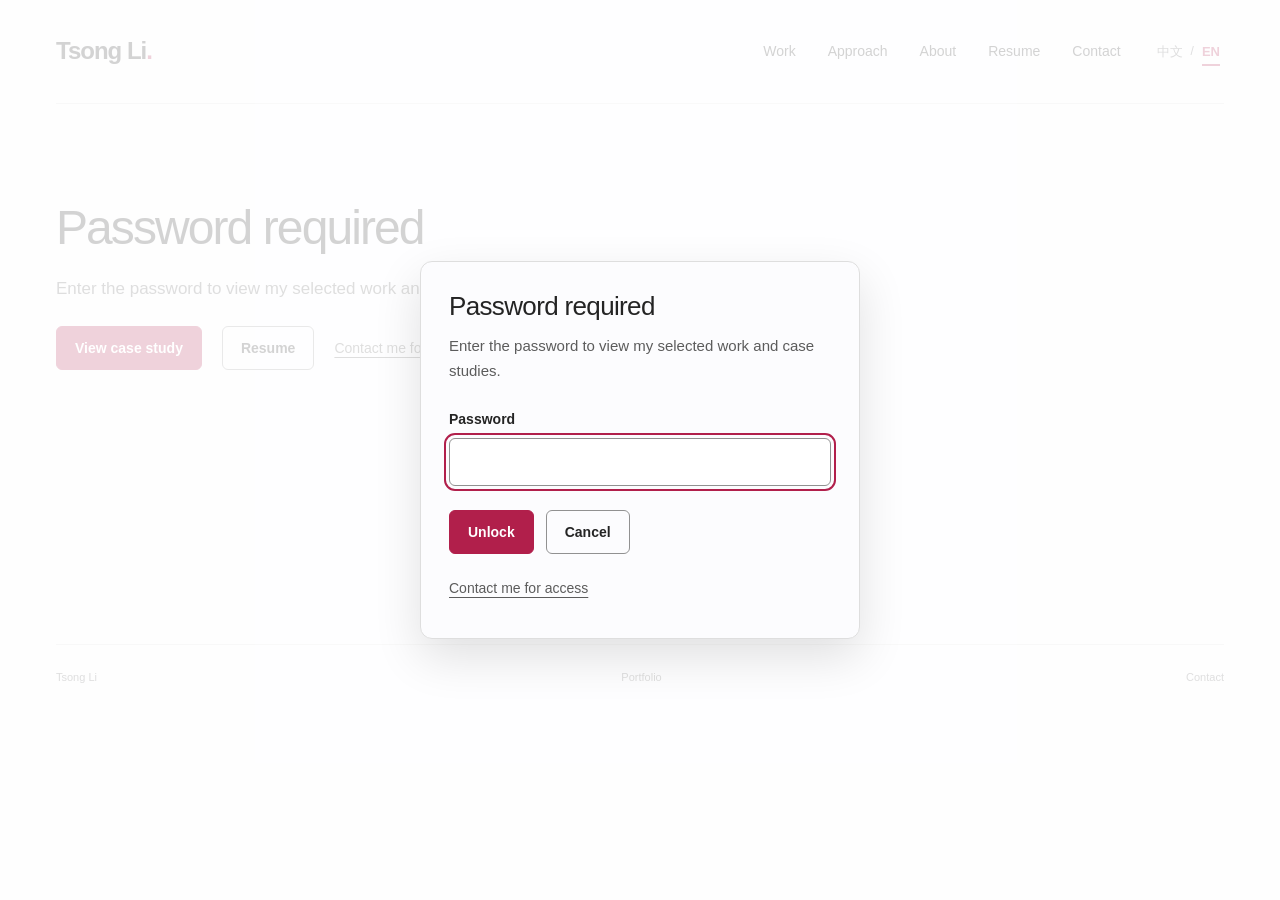
<file: work/copilot-daily.html>
<!doctype html>
<html lang="en">
<head>
  <meta charset="utf-8">
  <meta name="viewport" content="width=device-width, initial-scale=1">
  <meta name="description" content="Copilot Daily design work by Tsong Li on web playback cues, scrolling transcript subtitles, and responsive layouts. Reported after rollout: playback duration increased by 214% and first-chapter playback bounce decreased by 49%.">
  <title>Copilot Daily: Tsong Li Portfolio</title>
  <script>
    (() => {
      const param = new URLSearchParams(window.location.search).get("scoutTheme");
      const theme =
        param || (window.matchMedia("(prefers-color-scheme: dark)").matches ? "dark" : "light");
      document.documentElement.setAttribute("data-theme", theme);
    })();
  </script>
  <style>
    :root {
      color-scheme: light;
      --cp-bg: #f7f4ef;
      --cp-bg-elevated: #fcfbf8;
      --cp-surface: #ffffff;
      --cp-surface-soft: #f5f5f5;
      --cp-border: #dedede;
      --cp-border-strong: #919191;
      --cp-text: #242424;
      --cp-text-muted: #5c5c5c;
      --cp-text-soft: #6f6f6f;
      --cp-accent: #b11f4b;
      --cp-accent-hover: #9a1a41;
      --cp-accent-soft: rgba(177, 31, 75, 0.08);
      --cp-accent-fg: #ffffff;
      --cp-success: #16a34a;
      --cp-danger: #dc2626;
      --cp-warning: #f59e0b;
      --cp-link: #0078d4;
      --cp-shadow: 0 18px 48px rgba(0, 0, 0, 0.12);
      --cp-overlay: rgba(255, 255, 255, 0.8);
      --cp-panel: rgba(255, 255, 255, 0.86);
      --cp-panel-strong: rgba(255, 255, 255, 0.96);
      --cp-sheen: rgba(255, 255, 255, 0.55);
      --cp-highlight: rgba(177, 31, 75, 0.12);
    }
    html[data-theme="dark"] {
      color-scheme: dark;
      --cp-bg: #3d3b3a;
      --cp-bg-elevated: #343231;
      --cp-surface: #292929;
      --cp-surface-soft: #2e2e2e;
      --cp-border: #474747;
      --cp-border-strong: #5f5f5f;
      --cp-text: #dedede;
      --cp-text-muted: #919191;
      --cp-text-soft: #b0b0b0;
      --cp-accent: #fd8ea1;
      --cp-accent-hover: #fb7b91;
      --cp-accent-soft: rgba(253, 142, 161, 0.14);
      --cp-accent-fg: #1a1a1a;
      --cp-success: #4ade80;
      --cp-danger: #f87171;
      --cp-warning: #fbbf24;
      --cp-link: #4da6ff;
      --cp-shadow: 0 18px 48px rgba(0, 0, 0, 0.32);
      --cp-overlay: rgba(41, 41, 41, 0.88);
      --cp-panel: rgba(41, 41, 41, 0.72);
      --cp-panel-strong: rgba(41, 41, 41, 0.96);
      --cp-sheen: rgba(255, 255, 255, 0.04);
      --cp-highlight: rgba(253, 142, 161, 0.12);
    }
  </style>
  <script src="/language-init.js"></script>
  <link rel="stylesheet" href="/styles.css?v=visitor-access-20261016b">
  <script src="/translations.js?v=visitor-access-20261016b" defer></script>
  <script src="/access.js?v=public-listing-20261026" defer></script>
  <script src="/app.js?v=visitor-access-20261016b" defer></script>
</head>
<body class="case-page">
  <a class="skip-link" href="#main">Skip to content</a>
  <header class="site-header wrap">
    <a class="wordmark" href="/" aria-label="Tsong Li, home">Tsong Li<span class="wordmark-dot" aria-hidden="true">.</span></a>
    <nav aria-label="Main navigation"><a href="/#work">Work</a><a href="/#approach">Approach</a><a href="/#about">About</a><a href="/resume.html">Resume</a><a href="/#contact">Contact</a></nav>
  </header>

  <main id="main" class="wrap access-case" data-access-shell aria-labelledby="access-heading">
    <h1 id="access-heading">Password required</h1>
    <p>Enter the password to view my selected work and case studies.</p>
    <div class="access-actions">
      <button class="access-primary" type="button" data-unlock-work>View case study</button>
      <a class="access-secondary" href="/resume.html">Resume</a>
      <a class="access-contact" href="/#contact">Contact me for access</a>
    </div>
    <noscript><p class="access-noscript">Enable JavaScript to enter the password.</p></noscript>
  </main>
  <footer class="site-footer wrap" data-access-shell><span>Tsong Li</span><span>Portfolio</span><a href="/#contact">Contact</a></footer>
  <template id="protected-work" data-access-kind="case">
<main id="protected-main" class="wrap">
    <section class="case-hero" aria-labelledby="case-title">
      <div class="case-breadcrumb"><a class="case-return" href="/#copilot-content-finance"><span class="case-return-arrow" aria-hidden="true">←</span><span>Selected work</span></a><span class="index-label">Copilot Daily · Briefing design</span></div>
      <h1 id="case-title">Copilot Daily: make quiet playback clear<span class="accent-text">.</span></h1>
      <p class="case-principle">When enabling sound requires a user action, show the mute state and playback progress clearly.</p>
      <dl class="case-facts" aria-label="At a glance">
        <div><dt>Product</dt><dd>Microsoft Copilot Daily</dd></div>
        <div><dt>Contribution</dt><dd>Web playback guidance and transcript progress</dd></div>
        <div><dt>Focus</dt><dd>Mute state, sound-on guidance, and scrolling subtitles</dd></div>
        <div><dt>Design question</dt><dd>How can people tell that playback is underway when the sound is off?</dd></div>
      </dl>
    </section>

    <figure class="daily-listening-figure">
      <img src="/assets/copilot-daily-listening-views-1600.webp" srcset="/assets/copilot-daily-listening-views-800.webp 800w, /assets/copilot-daily-listening-views-1600.webp 1600w" sizes="(max-width: 600px) calc(100vw - 40px), (max-width: 1100px) calc(100vw - 64px), (max-width: 1264px) calc(100vw - 96px), 1168px" width="3840" height="2160" decoding="async" alt="Desktop and mobile Copilot Daily listening views with briefing text, source labels, playback controls, and a message field; the mobile view also shows an AI fallibility notice and position indicators.">
      <a class="daily-image-link" href="/assets/copilot-daily-listening-views.png">View full-size design image</a>
      <figcaption>Copilot Daily listening-view design. The displayed date and sample copy are illustrative.</figcaption>
    </figure>

    <div class="case-story">
      <aside class="case-contents">
        <p class="eyebrow">In this case</p>
        <nav aria-label="Case contents">
          <a href="#commitment">01 / When playback seemed inactive</a>
          <a href="#listening">02 / Make sound and progress visible</a>
          <a href="#reflection">03 / Results after rollout</a>
        </nav>
      </aside>
      <div class="story-sections">
        <section id="commitment" class="story-section">
          <p class="eyebrow">01 / When playback seemed inactive</p>
          <h2>A silent start could feel like no start.</h2>
          <p>On the web, browser restrictions could let playback begin silently until the user took action to enable sound. Without a transcript or progress feedback, people had little indication that it was playing and could leave thinking nothing had happened.</p>
          <p>The player needed to show whether sound was on and make it clear that the briefing was already playing.</p>
        </section>

        <section id="listening" class="story-section">
          <p class="eyebrow">02 / Make sound and progress visible</p>
          <h2>Show that listening has started, even when it is quiet.</h2>
          <p>I shipped two changes. I repositioned the player buttons to make the mute and unmute controls prominent, with tips explaining the muted state and the action needed to enable sound. I also added scrolling transcript subtitles so people could see that playback had started and follow its progress.</p>
          <figure class="daily-player-figure">
            <img src="/assets/copilot-daily-web-playback-guidance-2560.webp" srcset="/assets/copilot-daily-web-playback-guidance-1280.webp 1280w, /assets/copilot-daily-web-playback-guidance-2560.webp 2560w" sizes="(max-width: 600px) calc(100vw - 40px), (max-width: 800px) calc(100vw - 64px), (max-width: 1100px) calc(100vw - 300px), (max-width: 1264px) calc(100vw - 448px), 816px" width="10008" height="2800" loading="lazy" decoding="async" alt="Three Copilot Daily web player designs exploring a prominent mute control and tooltip guidance explaining the user action needed to enable sound.">
            <a class="daily-image-link" href="/assets/copilot-daily-web-playback-guidance.png">View full-size player designs</a>
            <figcaption>Web player designs exploring prominent mute controls and guidance for enabling sound.</figcaption>
          </figure>
          <p>The wider listening experience keeps sources visible on desktop and includes an AI fallibility notice on mobile. Per-chapter transcripts also shipped, allowing people to read each chapter while listening.</p>
          <figure class="daily-adaptation-figure">
            <img src="/assets/copilot-daily-light-dark-layouts-2560.webp" srcset="/assets/copilot-daily-light-dark-layouts-1280.webp 1280w, /assets/copilot-daily-light-dark-layouts-2560.webp 2560w" sizes="(max-width: 600px) calc(100vw - 40px), (max-width: 800px) calc(100vw - 64px), (max-width: 1100px) calc(100vw - 300px), (max-width: 1264px) calc(100vw - 448px), 816px" width="5004" height="1400" loading="lazy" decoding="async" alt="Copilot Daily desktop layouts showing a dark theme and light theme layouts with different text lengths.">
            <a class="daily-image-link" href="/assets/copilot-daily-light-dark-layouts.png">View full-size light and dark layouts</a>
            <figcaption>Light and dark desktop layouts across shorter and longer text.</figcaption>
          </figure>
          <p>The supporting layouts adapt to different screen sizes, themes, and text lengths.</p>
          <figure class="daily-adaptation-figure">
            <img src="/assets/copilot-daily-responsive-layouts-2560.webp" srcset="/assets/copilot-daily-responsive-layouts-1280.webp 1280w, /assets/copilot-daily-responsive-layouts-2560.webp 2560w" sizes="(max-width: 600px) calc(100vw - 40px), (max-width: 800px) calc(100vw - 64px), (max-width: 1100px) calc(100vw - 300px), (max-width: 1264px) calc(100vw - 448px), 816px" width="10008" height="2800" loading="lazy" decoding="async" alt="Responsive Copilot Daily designs from a narrow mobile view through wider desktop layouts, retaining playback controls at each size.">
            <a class="daily-image-link" href="/assets/copilot-daily-responsive-layouts.png">View full-size responsive layouts</a>
            <figcaption>Responsive listening layouts from mobile to desktop.</figcaption>
          </figure>
        </section>

        <section id="reflection" class="story-section outcome-section">
          <p class="eyebrow">03 / Results after rollout</p>
          <h2>Playback duration rose as first-chapter bounce fell.</h2>
          <p>After rollout, playback duration increased by 214%, while first-chapter playback bounce decreased by 49%.</p>
          <p class="daily-metric-note">These figures were reported after the combined changes rolled out. No baseline, measurement period, or attribution to individual features was provided.</p>
          <p>The results supported making a silent start easier to recognize, with a visible mute state and clear signs that the briefing was progressing.</p>
        </section>
      </div>
    </div>
    <div class="case-closing"><a class="text-link case-return" href="/#copilot-daily"><span class="case-return-arrow" aria-hidden="true">←</span><span>Back to selected work</span></a><a href="/work/newsflow.html">Next case / Newsflow</a></div>
  </main>
  <footer class="site-footer wrap"><span>Tsong Li <span class="footer-divider">/</span> Copilot Daily</span><span>Microsoft Copilot · Case study</span><a href="#main">Back to top</a></footer>
  </template>
</body>
</html>
</file>
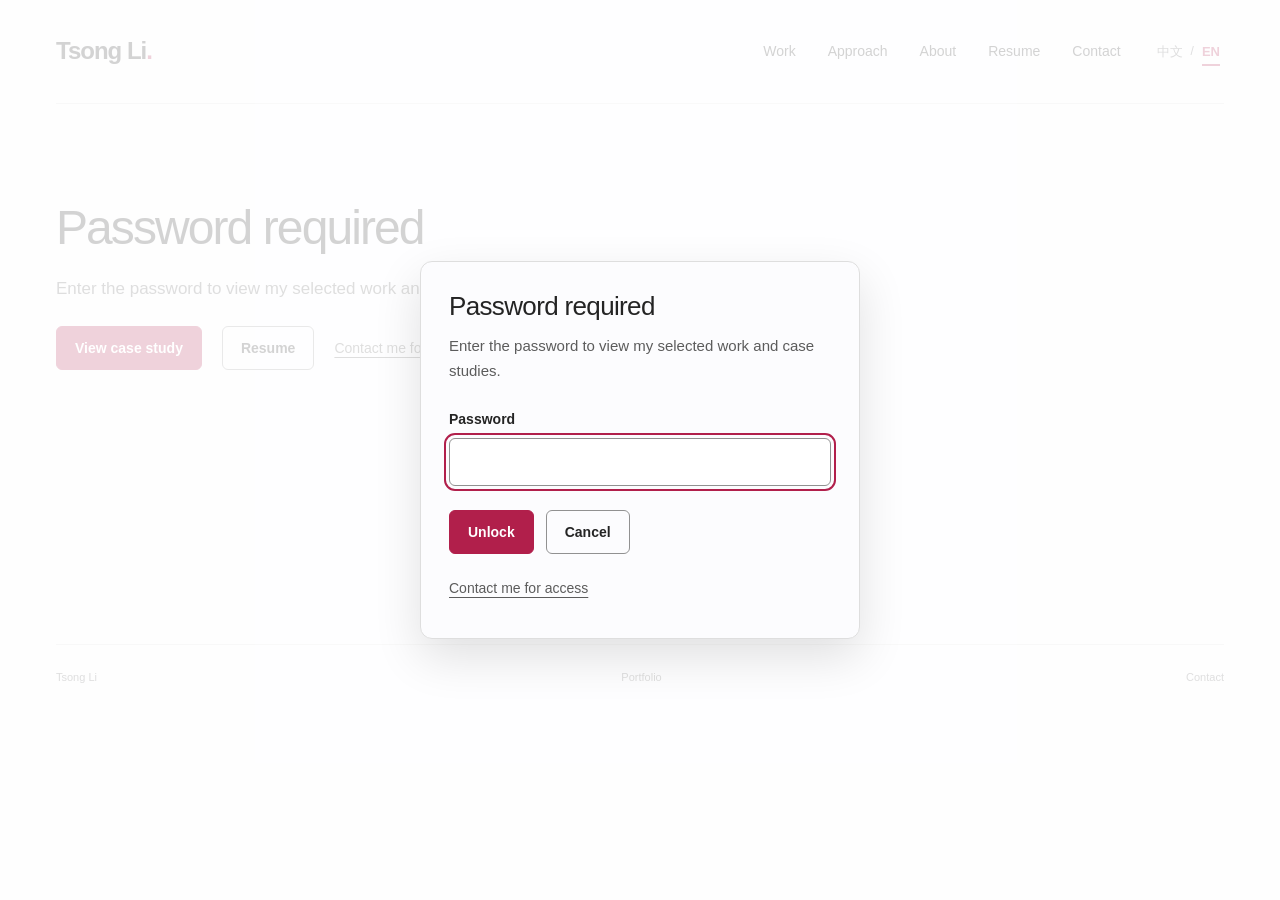
<file: work/deep-research.html>
<!doctype html>
<html lang="en">
<head>
  <meta charset="utf-8">
  <meta name="viewport" content="width=device-width, initial-scale=1">
  <meta name="description" content="Tsong Li led design for four shipped Copilot Deep Research report enhancements, including a sharing experience that shows what is included with a report.">
  <title>Copilot Deep Research: Tsong Li Portfolio</title>
  <script>
    (() => {
      const param = new URLSearchParams(window.location.search).get("scoutTheme");
      const theme =
        param || (window.matchMedia("(prefers-color-scheme: dark)").matches ? "dark" : "light");
      document.documentElement.setAttribute("data-theme", theme);
    })();
  </script>
  <style>
    :root {
      color-scheme: light;
      --cp-bg: #f7f4ef;
      --cp-bg-elevated: #fcfbf8;
      --cp-surface: #ffffff;
      --cp-surface-soft: #f5f5f5;
      --cp-border: #dedede;
      --cp-border-strong: #919191;
      --cp-text: #242424;
      --cp-text-muted: #5c5c5c;
      --cp-text-soft: #6f6f6f;
      --cp-accent: #b11f4b;
      --cp-accent-hover: #9a1a41;
      --cp-accent-soft: rgba(177, 31, 75, 0.08);
      --cp-accent-fg: #ffffff;
      --cp-success: #16a34a;
      --cp-danger: #dc2626;
      --cp-warning: #f59e0b;
      --cp-link: #0078d4;
      --cp-shadow: 0 18px 48px rgba(0, 0, 0, 0.12);
      --cp-overlay: rgba(255, 255, 255, 0.8);
      --cp-panel: rgba(255, 255, 255, 0.86);
      --cp-panel-strong: rgba(255, 255, 255, 0.96);
      --cp-sheen: rgba(255, 255, 255, 0.55);
      --cp-highlight: rgba(177, 31, 75, 0.12);
    }
    html[data-theme="dark"] {
      color-scheme: dark;
      --cp-bg: #3d3b3a;
      --cp-bg-elevated: #343231;
      --cp-surface: #292929;
      --cp-surface-soft: #2e2e2e;
      --cp-border: #474747;
      --cp-border-strong: #5f5f5f;
      --cp-text: #dedede;
      --cp-text-muted: #919191;
      --cp-text-soft: #b0b0b0;
      --cp-accent: #fd8ea1;
      --cp-accent-hover: #fb7b91;
      --cp-accent-soft: rgba(253, 142, 161, 0.14);
      --cp-accent-fg: #1a1a1a;
      --cp-success: #4ade80;
      --cp-danger: #f87171;
      --cp-warning: #fbbf24;
      --cp-link: #4da6ff;
      --cp-shadow: 0 18px 48px rgba(0, 0, 0, 0.32);
      --cp-overlay: rgba(41, 41, 41, 0.88);
      --cp-panel: rgba(41, 41, 41, 0.72);
      --cp-panel-strong: rgba(41, 41, 41, 0.96);
      --cp-sheen: rgba(255, 255, 255, 0.04);
      --cp-highlight: rgba(253, 142, 161, 0.12);
    }
  </style>
  <script src="/language-init.js"></script>
  <link rel="stylesheet" href="/styles.css?v=visitor-access-20261016b">
  <script src="/translations.js?v=visitor-access-20261016b" defer></script>
  <script src="/access.js?v=public-listing-20261026" defer></script>
  <script src="/app.js?v=visitor-access-20261016b" defer></script>
</head>
<body class="case-page">
  <a class="skip-link" href="#main">Skip to content</a>
  <header class="site-header wrap">
    <a class="wordmark" href="/" aria-label="Tsong Li, home">Tsong Li<span class="wordmark-dot" aria-hidden="true">.</span></a>
    <nav aria-label="Main navigation"><a href="/#work">Work</a><a href="/#approach">Approach</a><a href="/#about">About</a><a href="/resume.html">Resume</a><a href="/#contact">Contact</a></nav>
  </header>

  <main id="main" class="wrap access-case" data-access-shell aria-labelledby="access-heading">
    <h1 id="access-heading">Password required</h1>
    <p>Enter the password to view my selected work and case studies.</p>
    <div class="access-actions">
      <button class="access-primary" type="button" data-unlock-work>View case study</button>
      <a class="access-secondary" href="/resume.html">Resume</a>
      <a class="access-contact" href="/#contact">Contact me for access</a>
    </div>
    <noscript><p class="access-noscript">Enable JavaScript to enter the password.</p></noscript>
  </main>
  <footer class="site-footer wrap" data-access-shell><span>Tsong Li</span><span>Portfolio</span><a href="/#contact">Contact</a></footer>
  <template id="protected-work" data-access-kind="case">
<main id="protected-main" class="wrap">
    <section class="case-hero" aria-labelledby="case-title">
      <div class="case-breadcrumb"><a class="case-return" href="/#copilot-core"><span class="case-return-arrow" aria-hidden="true">←</span><span>Selected work</span></a><span class="index-label">Report clarity &amp; sharing scope</span></div>
      <h1 id="case-title">Copilot Deep Research: reports made easier to share<span class="accent-text">.</span></h1>
      <p class="case-principle">Four shipped enhancements to how research reports are presented and shared.</p>
      <dl class="case-facts" aria-label="At a glance">
        <div><dt>Product</dt><dd>Microsoft Copilot<br>Deep Research</dd></div>
        <div><dt>Contribution</dt><dd>Design lead for four report-experience enhancements</dd></div>
        <div><dt>Scope</dt><dd>Charts, the Copilot Web Report Card, web and mobile sharing, and the Promotion Card for launch</dd></div>
        <div><dt>Delivery</dt><dd>All four enhancements shipped</dd></div>
      </dl>
    </section>

    <figure class="deep-research-figure deep-research-overview">
      <picture>
        <source type="image/webp" srcset="/assets/deep-research-overview-800.webp 800w, /assets/deep-research-overview-1600.webp 1600w, /assets/deep-research-overview-2400.webp 2400w" sizes="(max-width: 600px) calc(100vw - 40px), (max-width: 1100px) calc(100vw - 64px), (max-width: 1264px) calc(100vw - 96px), 1168px">
        <img src="/assets/deep-research-overview.png" width="3840" height="2160" loading="lazy" decoding="async" alt="Desktop Deep Research report with a chart and a mobile report-share preview; the rainfall example is illustrative.">
      </picture>
      <figcaption>A desktop report with a chart sits alongside a mobile sharing preview. The rainfall example is illustrative.</figcaption>
      <a class="case-image-link" href="/assets/deep-research-overview.png" target="_blank" rel="noopener noreferrer">View full-size Deep Research design <span class="sr-only">(opens in a new tab)</span></a>
    </figure>

    <div class="case-story">
      <aside class="case-contents">
        <p class="eyebrow">In this case</p>
        <nav aria-label="Case contents">
          <a href="#overview">01 / Overview &amp; contribution</a>
          <a href="#enhancements">02 / Four report enhancements</a>
          <a href="#scope">03 / What should a share include?</a>
          <a href="#contexts">04 / Sharing from two places</a>
          <a href="#delivery">05 / Delivery</a>
          <a href="#takeaway">06 / Design takeaway</a>
        </nav>
      </aside>
      <div class="story-sections">
        <section id="overview" class="story-section">
          <p class="eyebrow">01 / Overview &amp; contribution</p>
          <h2>Four details that shape how a report is read and shared.</h2>
          <p>People needed to read and share the reports generated by Deep Research. My work covered four parts of that experience: charts within reports, report cards in Copilot Web, redesigned sharing on mobile and web, and the Promotion Card for the feature launch.</p>
          <p>I led design for these report-experience enhancements as part of the wider Deep Research team.</p>
        </section>

        <section id="enhancements" class="story-section">
          <p class="eyebrow">02 / Four enhancements</p>
          <h2>Four ways to strengthen the report experience.</h2>
          <dl class="format-directions">
            <div><dt>Charts<br> in reports</dt><dd>Charts added another way to present information within the report.</dd></div>
            <div><dt>Copilot Web<br> Report Card</dt><dd>I designed how generated reports appear as cards in Copilot Web.</dd></div>
            <div><dt>Sharing<br> on web and mobile</dt><dd>I redesigned sharing to clarify what would be included with the report.</dd></div>
          </dl>
          <figure class="deep-research-figure deep-research-enhancements-figure">
            <picture>
              <source type="image/webp" srcset="/assets/deep-research-mobile-enhancements-800.webp 800w, /assets/deep-research-mobile-enhancements-1600.webp 1600w, /assets/deep-research-mobile-enhancements-2400.webp 2400w" sizes="(max-width: 600px) calc(100vw - 40px), (max-width: 1100px) calc(100vw - 64px), (max-width: 1264px) calc(100vw - 96px), 1168px">
              <img src="/assets/deep-research-mobile-enhancements.png" width="3840" height="2160" loading="lazy" decoding="async" alt="Four mobile Deep Research views: a report card in a conversation, a full report with a chart, an iOS share preview, and Android sharing destinations. The sample rainfall report is illustrative.">
            </picture>
            <figcaption>From left to right: a report card in conversation, a full report with a chart, then iOS and Android sharing views. The sample rainfall content is illustrative.</figcaption>
            <a class="case-image-link" href="/assets/deep-research-mobile-enhancements.png" target="_blank" rel="noopener noreferrer">View full-size mobile Deep Research designs <span class="sr-only">(opens in a new tab)</span></a>
          </figure>
          <dl class="format-directions">
            <div><dt>Launch<br> Promotion Card</dt><dd>I designed the Promotion Card that accompanied the feature launch.</dd></div>
          </dl>
          <figure class="deep-research-figure deep-research-enhancements-figure">
            <picture>
              <source type="image/webp" srcset="/assets/deep-research-promotion-card-800.webp 800w, /assets/deep-research-promotion-card-1600.webp 1600w, /assets/deep-research-promotion-card-2400.webp 2400w" sizes="(max-width: 600px) calc(100vw - 40px), (max-width: 1100px) calc(100vw - 64px), (max-width: 1264px) calc(100vw - 96px), 1168px">
              <img src="/assets/deep-research-promotion-card.png" width="3840" height="2160" loading="lazy" decoding="async" alt="Four prepared Promotion Card variants: English left-to-right and Arabic right-to-left layouts, each in light and dark appearance. Text alignment and overlapping report and document illustrations are composed for each reading direction.">
            </picture>
            <figcaption>The four prepared variants cover English left-to-right and Arabic right-to-left layouts, each in light and dark appearances. Text alignment and the overlapping report and document illustrations follow each reading direction.</figcaption>
            <a class="case-image-link" href="/assets/deep-research-promotion-card.png" target="_blank" rel="noopener noreferrer">View full-size Promotion Card designs <span class="sr-only">(opens in a new tab)</span></a>
          </figure>
        </section>

        <section id="scope" class="story-section">
          <p class="eyebrow">03 / The sharing decision</p>
          <h2>Show people what will travel with the report.</h2>
          <p>Before the redesign, there was no sharing preview. People could not tell whether they would share the report or the entire conversation. This mattered because the conversation could include unrelated or sensitive discussion.</p>
          <p>I wanted people to see what they were about to share. The starting point could determine how much context to include: sharing from a conversation could include the prompt that led to the report, while sharing from the report itself could include only a link to the report.</p>
        </section>

        <section id="contexts" class="story-section">
          <p class="eyebrow">04 / Two sharing contexts</p>
          <h2>Where you start shapes what you share.</h2>
          <dl class="format-directions">
            <div><dt>From<br> the conversation</dt><dd>Sharing from the conversation opens a preview of the prompt that triggered the report and the report itself. Only these two items are shared; the rest of the conversation is excluded. The prompt gives the recipient context for understanding the report.</dd></div>
            <div><dt>From<br> the report detail page</dt><dd>From the report detail page, a share contains only a link to the report content, without the prompt or any added conversation context.</dd></div>
          </dl>
          <p>Conversation shares include the prompt; report-detail shares include only a report link.</p>
        </section>

        <section id="delivery" class="story-section">
          <p class="eyebrow">05 / Delivery &amp; outcome</p>
          <h2>All four enhancements shipped.</h2>
          <p>The shipped work included charts in reports, the Copilot Web Report Card, redesigned sharing on web and mobile, and the launch Promotion Card.</p>
          <p>The sharing design aimed to show people exactly what they would share and give recipients enough context to understand the report.</p>
        </section>

        <section id="takeaway" class="story-section outcome-section">
          <p class="eyebrow">06 / Design takeaway</p>
          <h2>Make the boundary part of the share.</h2>
          <p>Sharing involves both a destination and the content the recipient will see. Showing the included content before it leaves the conversation helps the sender understand the scope.</p>
          <p>The conversation preview paired the prompt with its report; sharing from the report detail page included only a report link. The design made the different amounts of context clear at each starting point.</p>
        </section>
      </div>
    </div>
    <div class="case-closing"><a class="text-link case-return" href="/#deep-research"><span class="case-return-arrow" aria-hidden="true">←</span><span>Back to selected work</span></a><a href="/work/think-deeper.html">Next case / Think Deeper</a></div>
  </main>
  <footer class="site-footer wrap"><span>Tsong Li <span class="footer-divider">/</span> Deep Research</span><span>Microsoft Copilot · Case study</span><a href="#main">Back to top</a></footer>
  </template>
</body>
</html>
</file>
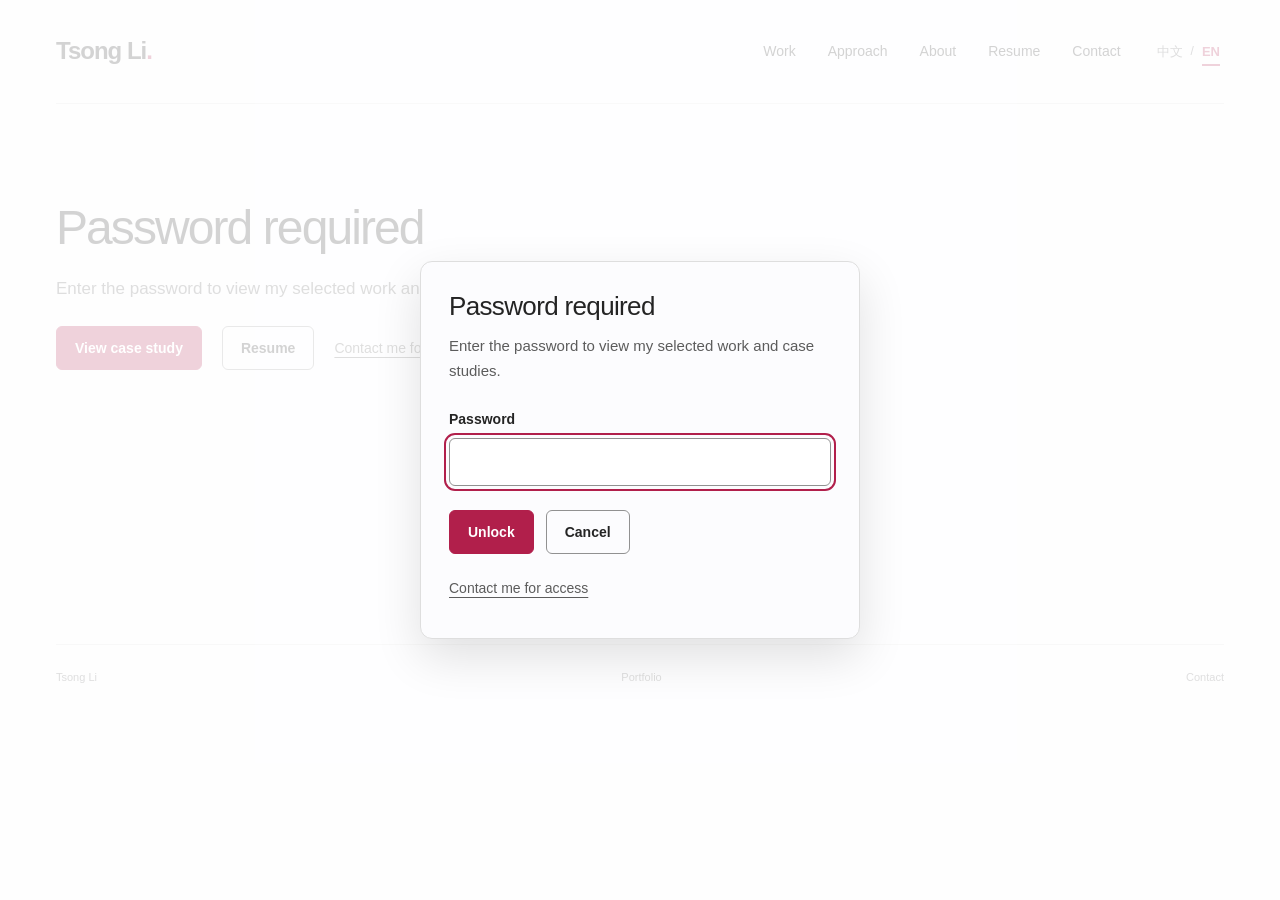
<file: work/discover-finance.html>
<!doctype html>
<html lang="en">
<head>
  <meta charset="utf-8">
  <meta name="viewport" content="width=device-width, initial-scale=1">
  <meta name="description" content="How Tsong Li connected proactive finance content to users’ interests and explored a consistent stock-card structure across desktop and mobile.">
  <title>Discover Finance: making proactive updates feel relevant</title>
  <script>
    (() => {
      const param = new URLSearchParams(window.location.search).get("scoutTheme");
      const theme =
        param || (window.matchMedia("(prefers-color-scheme: dark)").matches ? "dark" : "light");
      document.documentElement.setAttribute("data-theme", theme);
    })();
  </script>
  <style>
    :root {
      color-scheme: light;
      --cp-bg: #f7f4ef;
      --cp-bg-elevated: #fcfbf8;
      --cp-surface: #ffffff;
      --cp-surface-soft: #f5f5f5;
      --cp-border: #dedede;
      --cp-border-strong: #919191;
      --cp-text: #242424;
      --cp-text-muted: #5c5c5c;
      --cp-text-soft: #6f6f6f;
      --cp-accent: #b11f4b;
      --cp-accent-hover: #9a1a41;
      --cp-accent-soft: rgba(177, 31, 75, 0.08);
      --cp-accent-fg: #ffffff;
      --cp-success: #16a34a;
      --cp-danger: #dc2626;
      --cp-warning: #f59e0b;
      --cp-link: #0078d4;
      --cp-shadow: 0 18px 48px rgba(0, 0, 0, 0.12);
      --cp-overlay: rgba(255, 255, 255, 0.8);
      --cp-panel: rgba(255, 255, 255, 0.86);
      --cp-panel-strong: rgba(255, 255, 255, 0.96);
      --cp-sheen: rgba(255, 255, 255, 0.55);
      --cp-highlight: rgba(177, 31, 75, 0.12);
    }
    html[data-theme="dark"] {
      color-scheme: dark;
      --cp-bg: #3d3b3a;
      --cp-bg-elevated: #343231;
      --cp-surface: #292929;
      --cp-surface-soft: #2e2e2e;
      --cp-border: #474747;
      --cp-border-strong: #5f5f5f;
      --cp-text: #dedede;
      --cp-text-muted: #919191;
      --cp-text-soft: #b0b0b0;
      --cp-accent: #fd8ea1;
      --cp-accent-hover: #fb7b91;
      --cp-accent-soft: rgba(253, 142, 161, 0.14);
      --cp-accent-fg: #1a1a1a;
      --cp-success: #4ade80;
      --cp-danger: #f87171;
      --cp-warning: #fbbf24;
      --cp-link: #4da6ff;
      --cp-shadow: 0 18px 48px rgba(0, 0, 0, 0.32);
      --cp-overlay: rgba(41, 41, 41, 0.88);
      --cp-panel: rgba(41, 41, 41, 0.72);
      --cp-panel-strong: rgba(41, 41, 41, 0.96);
      --cp-sheen: rgba(255, 255, 255, 0.04);
      --cp-highlight: rgba(253, 142, 161, 0.12);
    }
  </style>
  <script src="/language-init.js"></script>
  <link rel="stylesheet" href="/styles.css?v=finance-review-20261016">
  <script src="/translations.js?v=finance-review-20261016" defer></script>
  <script src="/access.js?v=public-listing-20261026" defer></script>
  <script src="/app.js?v=visitor-access-20261016b" defer></script>
</head>
<body class="case-page discover-case">
  <a class="skip-link" href="#main">Skip to content</a>
  <header class="site-header wrap">
    <a class="wordmark" href="/" aria-label="Tsong Li, home">Tsong Li<span class="wordmark-dot" aria-hidden="true">.</span></a>
    <nav aria-label="Main navigation"><a href="/#work">Work</a><a href="/#approach">Approach</a><a href="/#about">About</a><a href="/resume.html">Resume</a><a href="/#contact">Contact</a></nav>
  </header>

  <main id="main" class="wrap access-case" data-access-shell aria-labelledby="access-heading">
    <h1 id="access-heading">Password required</h1>
    <p>Enter the password to view my selected work and case studies.</p>
    <div class="access-actions">
      <button class="access-primary" type="button" data-unlock-work>View case study</button>
      <a class="access-secondary" href="/resume.html">Resume</a>
      <a class="access-contact" href="/#contact">Contact me for access</a>
    </div>
    <noscript><p class="access-noscript">Enable JavaScript to enter the password.</p></noscript>
  </main>
  <footer class="site-footer wrap" data-access-shell><span>Tsong Li</span><span>Portfolio</span><a href="/#contact">Contact</a></footer>
  <template id="protected-work" data-access-kind="case">
<main id="protected-main" class="wrap">
    <section class="case-hero" aria-labelledby="case-title">
      <div class="case-breadcrumb"><a class="case-return" href="/#work"><span class="case-return-arrow" aria-hidden="true">←</span><span>Selected work</span></a><span class="index-label">02 / Financial content experience</span></div>
      <h1 id="case-title">Discover Finance: making proactive updates feel relevant<span class="accent-text">.</span></h1>
      <p class="case-principle">Help finance updates feel grounded in what the user already follows and cares about.</p>
      <dl class="case-facts" aria-label="At a glance">
        <div><dt>Product</dt><dd>Microsoft Copilot Discover</dd></div>
        <div><dt>Portfolio context</dt><dd>2025–2026</dd></div>
        <div><dt>Feed design</dt><dd>2026</dd></div>
        <div><dt>Focus</dt><dd>Personal relevance and stock-card structure across desktop and mobile</dd></div>
      </dl>
    </section>

    <figure class="discover-hero-figure discover-final-figure">
      <img class="discover-final-image" src="/assets/discover-finance-feed-final-1600.webp" srcset="/assets/discover-finance-feed-final-800.webp 800w, /assets/discover-finance-feed-final-1600.webp 1600w" sizes="(max-width: 600px) calc(100vw - 40px), (max-width: 1100px) calc(100vw - 64px), (max-width: 1264px) calc(100vw - 96px), 1168px" width="3840" height="2160" decoding="async" alt="Finance feed design: a desktop feed alongside mobile market-brief and stock-event views">
      <a class="discover-final-fullsize" href="/assets/discover-finance-feed-final.png">View full-size design image</a>
      <figcaption>Finance feed design across desktop and mobile, including market briefs and stock updates. Market figures are illustrative.</figcaption>
    </figure>

    <div class="case-story">
      <aside class="case-contents">
        <p class="eyebrow">In this case</p>
        <nav aria-label="Case contents"><a href="#challenge">01 / The product question</a><a href="#structure">02 / Make relevance explicit</a><a href="#mobile-cards">03 / Define the content unit</a><a href="#directions">04 / Give depth a purpose</a><a href="#delivery">05 / What carries forward</a></nav>
      </aside>
      <div class="story-sections">
        <section id="challenge" class="story-section">
          <p class="eyebrow">01 / The product question</p>
          <h2>Why should finance belong in this feed?</h2>
          <p>Bringing finance into Discover meant asking people to engage with content they had not explicitly requested in that moment. My first concern was whether a market update would feel connected to their habits and interests.</p>
          <p>The design needed to make that connection visible before presenting Finance insight and Stock modules. The goal was to reduce resistance to recommended content and create a useful entry into related information and services.</p>
          <p>Two decisions shaped my work: how introductory copy establishes personal relevance, and whether mobile stock updates should keep the web structure of one stock per card.</p>
        </section>

        <section id="structure" class="story-section">
          <p class="eyebrow">02 / Make relevance explicit</p>
          <h2>Explain why the update is here before asking for attention.</h2>
          <p>I placed personalized introductory copy before the Finance insight and Stock modules. It connects an update to an interest the user has shown, then explains the development that makes it worth surfacing now.</p>
          <p>The pitch compares a general market brief with a personalized version. The general view centers on market indices; the personalized view combines market context with companies of interest. The opening message and the explanation change with that selection.</p>
          <p>The introduction has a product role: it connects Copilot’s understanding of the user to the content being recommended. This is where the experience needs to make its reason for relevance understandable.</p>
          <figure class="discover-motion-figure">
            <video class="discover-motion-video" controls playsinline muted preload="none" poster="/assets/discover-market-brief-poster.jpg" width="3456" height="2168" aria-label="Mobile market-brief views, general and personalized, showing index summaries, charts, and context">
              <source src="/assets/discover-market-brief-motion.mp4" type="video/mp4">
            </video>
            <a class="discover-motion-source" href="/assets/discover-market-brief-motion.mp4">Open market-brief video in browser</a>
            <figcaption>Mobile market brief: a short silent recording of general and personalized views, with index summaries, charts, and explanatory context. Figures are illustrative, not live data.</figcaption>
          </figure>
        </section>

        <section id="mobile-cards" class="story-section">
          <p class="eyebrow">03 / Define the content unit</p>
          <h2>Should mobile keep one stock per card?</h2>
          <p>My second decision was whether mobile should keep the same stock-card structure as the web experience. I separated the exploration into two choices: one or two introductory groups, and combined or separate stock cards.</p>
          <p>Intro grouping determines whether market context and company updates share one opening. Card grouping determines whether readers encounter a continuous briefing or individual company updates. Comparing the two separately made the trade-off clearer.</p>
          <div class="discover-layout-exploration" role="group" aria-label="Four mobile card-layout variants">
            <dl class="discover-layout-axes">
              <dt>Intro grouping</dt><dd>One group or two</dd>
              <dt>Stock cards</dt><dd>Combined or separate</dd>
            </dl>
            <div class="discover-layout-grid">
              <figure class="discover-layout-variant">
                <img src="/assets/discover-card-layout-one-group-combined.png" width="920" height="2936" loading="lazy" decoding="async" alt="One intro group followed by a combined card containing the market brief and stock updates">
                <figcaption><span>One group</span><span>Combined cards</span></figcaption>
              </figure>
              <figure class="discover-layout-variant">
                <img src="/assets/discover-card-layout-two-groups-combined.png" width="925" height="2936" loading="lazy" decoding="async" alt="Two intro groups separating the market brief from stock updates in one combined card">
                <figcaption><span>Two groups</span><span>Combined cards</span></figcaption>
              </figure>
              <figure class="discover-layout-variant">
                <img src="/assets/discover-card-layout-one-group-separated.png" width="926" height="2936" loading="lazy" decoding="async" alt="One intro group followed by separate market-brief and stock-update cards">
                <figcaption><span>One group</span><span>Separate cards</span></figcaption>
              </figure>
              <figure class="discover-layout-variant">
                <img src="/assets/discover-card-layout-two-groups-separated.png" width="919" height="2936" loading="lazy" decoding="async" alt="Two intro groups with separate market-brief and stock-update cards">
                <figcaption><span>Two groups</span><span>Separate cards</span></figcaption>
              </figure>
            </div>
            <p class="discover-layout-caption">Four visual combinations across two choices: one or two intro groups, with stock updates combined or separate. These are layout alternatives, not user-test results. Market figures are illustrative.</p>
          </div>
          <div class="discover-layout-links">
            <a href="/assets/discover-mobile-card-layout-exploration.png">View full four-variant comparison</a>
            <a href="https://www.figma.com/design/9VgXijoGldIkSpa2AFxb0D/Feb.-10-One-Group-Design?node-id=2244-102675&amp;m=dev" target="_blank" rel="noopener noreferrer" aria-label="View source in Figma, opens in a new tab"><span>View source in Figma</span><span class="sr-only">Opens in a new tab</span></a>
          </div>
          <p>I kept one card per stock to fit the existing feed framework, where each card represents one content item. On mobile, I removed nonessential titles and shortened descriptions to fit that structure.</p>
          <p>The trade-off is between a continuous multi-stock briefing and a clear boundary around each company update. The shared introduction provides the connection; each card carries the company, price movement, event explanation, and sources needed to make sense on its own.</p>
          <figure class="discover-motion-figure">
            <video class="discover-motion-video" controls playsinline muted preload="none" poster="/assets/discover-stock-update-poster.jpg" width="3680" height="2392" aria-label="Mobile stock-update cards showing company, price movement, event explanations, and sources">
              <source src="/assets/discover-stock-update-motion.mp4" type="video/mp4">
            </video>
            <a class="discover-motion-source" href="/assets/discover-stock-update-motion.mp4">Open stock-update video in browser</a>
            <figcaption>Mobile stock update: a short silent recording of stacked company cards with price movement, event summaries, and sources. Figures are illustrative, not live data.</figcaption>
          </figure>
        </section>

        <section id="directions" class="story-section">
          <p class="eyebrow">04 / Give depth a purpose</p>
          <h2>Each level should answer a different question.</h2>
          <p>Once an update has earned attention, the next view needs to add context. The pitch called for credible market voices and videos that contribute information beyond the written brief, with a page that can be scanned before a deeper read.</p>
          <dl class="format-directions">
            <div><dt>Feed</dt><dd>What deserves my attention? Connect a meaningful event to the reader’s interests, with enough explanation to judge whether to open it.</dd></div>
            <div><dt>Market view</dt><dd>What is happening around this event? Bring together the market summary, indices, drivers, sources, and complementary media.</dd></div>
            <div><dt>Stock exploration</dt><dd>What would help me examine this company? Organize performance, peer comparisons, earnings, and fundamentals around progressively deeper questions.</dd></div>
          </dl>
          <figure class="discover-pitch-figure">
            <a class="discover-pitch-image-link" href="/assets/discover-pitch-reading-depth.png" target="_blank" rel="noopener noreferrer" aria-label="View full-size pitch slide, opens in a new tab">
              <img src="/assets/discover-pitch-reading-depth-1920.webp" srcset="/assets/discover-pitch-reading-depth-960.webp 960w, /assets/discover-pitch-reading-depth-1920.webp 1920w" sizes="(max-width: 600px) calc(100vw - 40px), (max-width: 1100px) calc(100vw - 64px), 816px" width="1920" height="1080" loading="lazy" decoding="async" alt="Original Finance pitch showing a market consumption page that pairs a contextual written summary with a finance video and source information.">
            </a>
            <figcaption>Original pitch / A market detail view pairs a written interpretation with complementary video. The slide sets out a scannable-first reading approach.</figcaption>
            <a class="case-image-link" href="/assets/discover-pitch-reading-depth.png" target="_blank" rel="noopener noreferrer">View full-size pitch slide<span class="sr-only"> (opens in a new tab)</span></a>
          </figure>
          <p>The Stock exploration extends this approach with questions about investor sentiment, forecasts, and fundamentals relative to peers. Charts sit within those questions, giving the reader a reason to examine each data view.</p>
        </section>

        <section id="delivery" class="story-section">
          <p class="eyebrow">05 / What carries forward</p>
          <h2>Relevance needs both an explanation and a structure.</h2>
          <p>The two decisions are connected. The introduction explains why a module belongs in the user’s feed; the card structure determines how that relevance is carried across screens and reading contexts.</p>
          <p>For other proactive content experiences, I would begin with the same questions: what makes this worth showing to this person now, what is the smallest content unit that still makes sense, and what new value does the next level of reading provide?</p>
        </section>
      </div>
    </div>
    <div class="case-closing"><a class="text-link case-return" href="/#discover-finance"><span class="case-return-arrow" aria-hidden="true">←</span><span>Back to selected work</span></a><a href="/work/think-deeper.html">Next case / Think Deeper</a></div>
  </main>
  <footer class="site-footer wrap"><span>Tsong Li <span class="footer-divider">/</span> Discover Finance</span><span>Microsoft Copilot · Case study</span><a href="#main">Back to top</a></footer>
  </template>
</body>
</html>
</file>
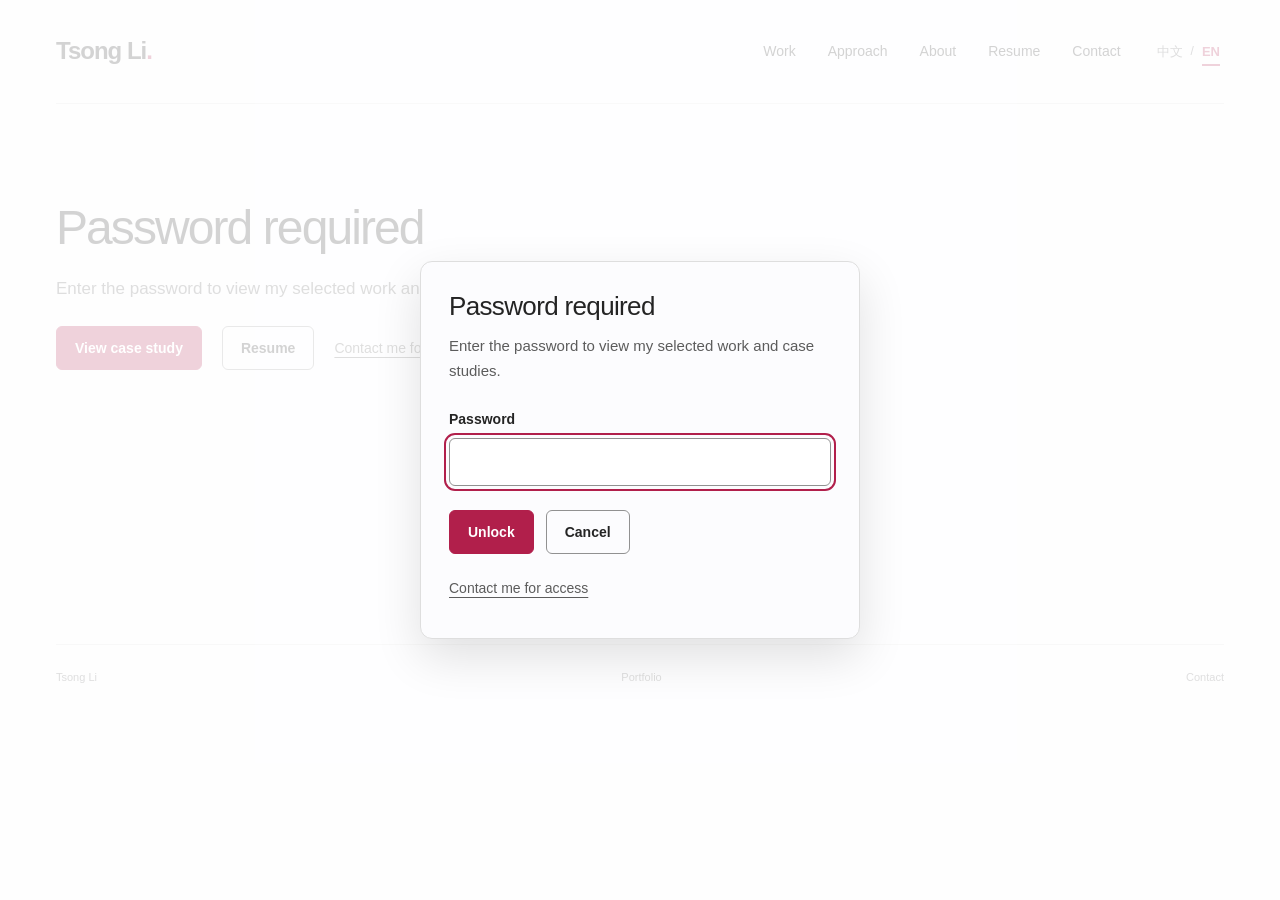
<file: work/lark-i18n.html>
<!doctype html>
<html lang="en">
<head>
  <meta charset="utf-8">
  <meta name="viewport" content="width=device-width, initial-scale=1">
  <meta name="description" content="How Tsong Li helped bring internationalization into Lark&#x27;s design process through multilingual standards, a collaboratively developed translation tool, font checks, and a shared handoff process.">
  <title>Lark internationalization: Tsong Li Portfolio</title>
  <script>
    (() => {
      const param = new URLSearchParams(window.location.search).get("scoutTheme");
      const theme =
        param || (window.matchMedia("(prefers-color-scheme: dark)").matches ? "dark" : "light");
      document.documentElement.setAttribute("data-theme", theme);
    })();
  </script>
  <style>
    :root {
      color-scheme: light;
      --cp-bg: #f7f4ef;
      --cp-bg-elevated: #fcfbf8;
      --cp-surface: #ffffff;
      --cp-surface-soft: #f5f5f5;
      --cp-border: #dedede;
      --cp-border-strong: #919191;
      --cp-text: #242424;
      --cp-text-muted: #5c5c5c;
      --cp-text-soft: #6f6f6f;
      --cp-accent: #b11f4b;
      --cp-accent-hover: #9a1a41;
      --cp-accent-soft: rgba(177, 31, 75, 0.08);
      --cp-accent-fg: #ffffff;
      --cp-success: #16a34a;
      --cp-danger: #dc2626;
      --cp-warning: #f59e0b;
      --cp-link: #0078d4;
      --cp-shadow: 0 18px 48px rgba(0, 0, 0, 0.12);
      --cp-overlay: rgba(255, 255, 255, 0.8);
      --cp-panel: rgba(255, 255, 255, 0.86);
      --cp-panel-strong: rgba(255, 255, 255, 0.96);
      --cp-sheen: rgba(255, 255, 255, 0.55);
      --cp-highlight: rgba(177, 31, 75, 0.12);
    }
    html[data-theme="dark"] {
      color-scheme: dark;
      --cp-bg: #3d3b3a;
      --cp-bg-elevated: #343231;
      --cp-surface: #292929;
      --cp-surface-soft: #2e2e2e;
      --cp-border: #474747;
      --cp-border-strong: #5f5f5f;
      --cp-text: #dedede;
      --cp-text-muted: #919191;
      --cp-text-soft: #b0b0b0;
      --cp-accent: #fd8ea1;
      --cp-accent-hover: #fb7b91;
      --cp-accent-soft: rgba(253, 142, 161, 0.14);
      --cp-accent-fg: #1a1a1a;
      --cp-success: #4ade80;
      --cp-danger: #f87171;
      --cp-warning: #fbbf24;
      --cp-link: #4da6ff;
      --cp-shadow: 0 18px 48px rgba(0, 0, 0, 0.32);
      --cp-overlay: rgba(41, 41, 41, 0.88);
      --cp-panel: rgba(41, 41, 41, 0.72);
      --cp-panel-strong: rgba(41, 41, 41, 0.96);
      --cp-sheen: rgba(255, 255, 255, 0.04);
      --cp-highlight: rgba(253, 142, 161, 0.12);
    }
  </style>
  <script src="/language-init.js"></script>
  <link rel="stylesheet" href="/styles.css?v=visitor-access-20261016b">
  <script src="/translations.js?v=visitor-access-20261016b" defer></script>
  <script src="/access.js?v=public-listing-20261026" defer></script>
  <script src="/app.js?v=visitor-access-20261016b" defer></script>
</head>
<body class="case-page">
  <a class="skip-link" href="#main">Skip to content</a>
  <header class="site-header wrap">
    <a class="wordmark" href="/" aria-label="Tsong Li, home">Tsong Li<span class="wordmark-dot" aria-hidden="true">.</span></a>
    <nav aria-label="Main navigation"><a href="/#work">Work</a><a href="/#approach">Approach</a><a href="/#about">About</a><a href="/resume.html">Resume</a><a href="/#contact">Contact</a></nav>
  </header>

  <main id="main" class="wrap access-case" data-access-shell aria-labelledby="access-heading">
    <h1 id="access-heading">Password required</h1>
    <p>Enter the password to view my selected work and case studies.</p>
    <div class="access-actions">
      <button class="access-primary" type="button" data-unlock-work>View case study</button>
      <a class="access-secondary" href="/resume.html">Resume</a>
      <a class="access-contact" href="/#contact">Contact me for access</a>
    </div>
    <noscript><p class="access-noscript">Enable JavaScript to enter the password.</p></noscript>
  </main>
  <footer class="site-footer wrap" data-access-shell><span>Tsong Li</span><span>Portfolio</span><a href="/#contact">Contact</a></footer>
  <template id="protected-work" data-access-kind="case">
<main id="protected-main" class="wrap">
    <section class="case-hero" aria-labelledby="case-title">
      <div class="case-breadcrumb"><a class="case-return" href="/#earlier-work"><span class="case-return-arrow" aria-hidden="true">←</span><span>Selected work</span></a><span class="index-label">Lark · 2022–2023</span></div>
      <h1 id="case-title">Lark: make internationalization part of everyday design delivery<span class="accent-text">.</span></h1>
      <p class="case-principle">A multilingual experience depends on translation, layout, typography, platform behavior, and how teams hand off the work.</p>
      <dl class="case-facts" aria-label="At a glance">
        <div><dt>Product</dt><dd>Lark collaboration suite</dd></div>
        <div><dt>My role</dt><dd>Multilingual standards and workflow design</dd></div>
        <div><dt>Collaboration</dt><dd>Engineering, R&amp;D, and content teams</dd></div>
        <div><dt>Focus</dt><dd>Design rules, translation-tool behavior, and verification</dd></div>
      </dl>
    </section>

    <div class="case-story">
      <aside class="case-contents">
        <p class="eyebrow">In this case</p>
        <nav aria-label="Case contents">
          <a href="#problem">01 / More than translation</a>
          <a href="#standards">02 / Make language behavior explicit</a>
          <a href="#workflow">03 / Put checks in the workflow</a>
          <a href="#verification">04 / Verify what ships</a>
        </nav>
      </aside>
      <div class="story-sections">
        <section id="problem" class="story-section">
          <p class="eyebrow">01 / More than translation</p>
          <h2>Every language brings its own layout questions.</h2>
          <p>In a multilingual collaboration product, translated text can change line breaks, text length, font weight, and component rendering across platforms. Even an accurate translation can leave a screen cramped or inconsistent.</p>
          <p>Designers, content partners, and engineers also needed to agree on release checks and multilingual file handoff. I led that collaboration to clarify the rules and each team's responsibilities.</p>
          <figure class="lark-evidence-figure">
            <picture>
              <source type="image/webp" srcset="/assets/lark-handoff-tooling-1600.webp 1600w, /assets/lark-handoff-tooling-2400.webp 2400w, /assets/lark-handoff-tooling-3200.webp 3200w" sizes="(max-width: 600px) calc(100vw - 40px), (max-width: 1100px) calc(100vw - 64px), (max-width: 1264px) calc(100vw - 96px), 1168px">
              <img src="/assets/lark-handoff-tooling.png" width="3438" height="1846" loading="lazy" decoding="async" alt="Lark internationalization status report, feedback-triage guide, and related issue-tracking views.">
            </picture>
            <figcaption>Reporting and feedback-triage materials for monitoring internationalization issues.</figcaption>
          </figure>
        </section>

        <section id="standards" class="story-section">
          <p class="eyebrow">02 / Make language behavior explicit</p>
          <h2>Turn edge cases into design guidance teams can reuse.</h2>
          <p>I helped define standards for word boundaries, line breaks, overflow, font behavior, platform rendering, and component adaptation. We wanted multilingual behavior specified during design, before translated text was placed for a final visual check.</p>
          <p>These rules tied language choices to layout and typography, helping teams check whether a screen would remain readable after translation.</p>
          <figure class="lark-evidence-figure">
            <picture>
              <source type="image/webp" srcset="/assets/lark-project-examples-1600.webp 1600w, /assets/lark-project-examples-2400.webp 2400w, /assets/lark-project-examples-3200.webp 3200w" sizes="(max-width: 600px) calc(100vw - 40px), (max-width: 1100px) calc(100vw - 64px), (max-width: 1264px) calc(100vw - 96px), 1168px">
              <img src="/assets/lark-project-examples.png" width="3442" height="1838" loading="lazy" decoding="async" alt="Lark multilingual design guideline and supporting board of interface, typography, line-break, and localization examples.">
            </picture>
            <figcaption>The guideline sits alongside working examples for multilingual copy, layout, and typography.</figcaption>
          </figure>
        </section>

        <section id="workflow" class="story-section">
          <p class="eyebrow">03 / Put checks in the workflow</p>
          <h2>Make the right work easier to repeat.</h2>
          <p>I defined how a Figma translation tool would retrieve translations, compare UX copy, adjust font weights, and assign font tokens. I led its development with R&amp;D and content partners.</p>
          <p>We included the tool in the handoff SOP so the checks became part of the team's delivery process. Translation, typography, and implementation guidance could then accompany the work in one place.</p>
          <dl class="format-directions">
            <div><dt>Translation content</dt><dd>Retrieve and compare the language content used in the design.</dd></div>
            <div><dt>Typography</dt><dd>Check font weight and apply the appropriate font tokens.</dd></div>
            <div><dt>Handoff</dt><dd>Include multilingual requirements in the shared design-to-engineering handoff.</dd></div>
          </dl>
          <figure class="lark-evidence-figure">
            <picture>
              <source type="image/webp" srcset="/assets/lark-multilingual-guideline-1600.webp 1600w, /assets/lark-multilingual-guideline-2400.webp 2400w, /assets/lark-multilingual-guideline-3200.webp 3200w" sizes="(max-width: 600px) calc(100vw - 40px), (max-width: 1100px) calc(100vw - 64px), (max-width: 1264px) calc(100vw - 96px), 1168px">
              <img src="/assets/lark-multilingual-guideline.png" width="3440" height="1834" loading="lazy" decoding="async" alt="Lark design handoff SOP and Figma translation-tool documentation, with examples of translation content and tool interfaces.">
            </picture>
            <figcaption>Handoff guidance and translation-tool examples documented together.</figcaption>
          </figure>
        </section>

        <section id="verification" class="story-section outcome-section">
          <p class="eyebrow">04 / Verify what ships</p>
          <h2>Make font behavior and open issues visible.</h2>
          <p>I defined cross-platform font-replacement checks using distinctive characters, along with ways to collect and track open internationalization issues. Teams could use the same rendering checks and follow unresolved issues across product work.</p>
          <p>We applied these rules to Lark Project's Chinese, English, and Japanese font scheme. Browser fallbacks and variable fonts helped keep typography balanced across platforms.</p>
          <p>Standards, translation-tool behavior, handoff, and verification became part of the regular design-delivery process.</p>
          <figure class="lark-evidence-figure">
            <picture>
              <source type="image/webp" srcset="/assets/lark-i18n-issue-tracking-1600.webp 1600w, /assets/lark-i18n-issue-tracking-2400.webp 2400w, /assets/lark-i18n-issue-tracking-3200.webp 3200w" sizes="(max-width: 600px) calc(100vw - 40px), (max-width: 1100px) calc(100vw - 64px), (max-width: 1264px) calc(100vw - 96px), 1168px">
              <img src="/assets/lark-i18n-issue-tracking.png" width="3440" height="1838" loading="lazy" decoding="async" alt="Lark font-replacement validation notes with multilingual character samples, rendered-font comparisons, and platform checks.">
            </picture>
            <figcaption>Feature-character and rendering checks used to verify font replacement.</figcaption>
          </figure>
          <figure class="lark-evidence-figure">
            <picture>
              <source type="image/webp" srcset="/assets/lark-multilingual-font-scheme-1600.webp 1600w, /assets/lark-multilingual-font-scheme-2400.webp 2400w, /assets/lark-multilingual-font-scheme-3200.webp 3200w" sizes="(max-width: 600px) calc(100vw - 40px), (max-width: 1100px) calc(100vw - 64px), (max-width: 1264px) calc(100vw - 96px), 1168px">
              <img src="/assets/lark-multilingual-font-scheme.png" width="3442" height="1843" loading="lazy" decoding="async" alt="Lark multilingual font scheme showing Chinese, English, and Japanese font and typography comparisons.">
            </picture>
            <figcaption>Cross-platform font specifications and samples for Chinese, English, and Japanese.</figcaption>
          </figure>
          <figure class="lark-evidence-figure">
            <picture>
              <source type="image/webp" srcset="/assets/lark-font-validation-1600.webp 1600w, /assets/lark-font-validation-2400.webp 2400w, /assets/lark-font-validation-3200.webp 3200w" sizes="(max-width: 600px) calc(100vw - 40px), (max-width: 1100px) calc(100vw - 64px), (max-width: 1264px) calc(100vw - 96px), 1168px">
              <img src="/assets/lark-font-validation.png" width="3440" height="1848" loading="lazy" decoding="async" alt="Lark Project internationalization case board showing English and Chinese team invitations, mobile invitation views, Academy and pricing pages, and multilingual settings.">
            </picture>
            <figcaption>Selected Lark Project design examples spanning team invitations, pricing, the Academy website, and multilingual settings.</figcaption>
          </figure>
        </section>
      </div>
    </div>
    <div class="case-closing"><a class="text-link case-return" href="/#lark-internationalization"><span class="case-return-arrow" aria-hidden="true">←</span><span>Back to selected work</span></a><a href="/work/weishi-7.html">Next case / Wesee 7.0</a></div>
  </main>
  <footer class="site-footer wrap"><span>Tsong Li <span class="footer-divider">/</span> Lark internationalization</span><span>ByteDance · Case study</span><a href="#main">Back to top</a></footer>
  </template>
</body>
</html>
</file>
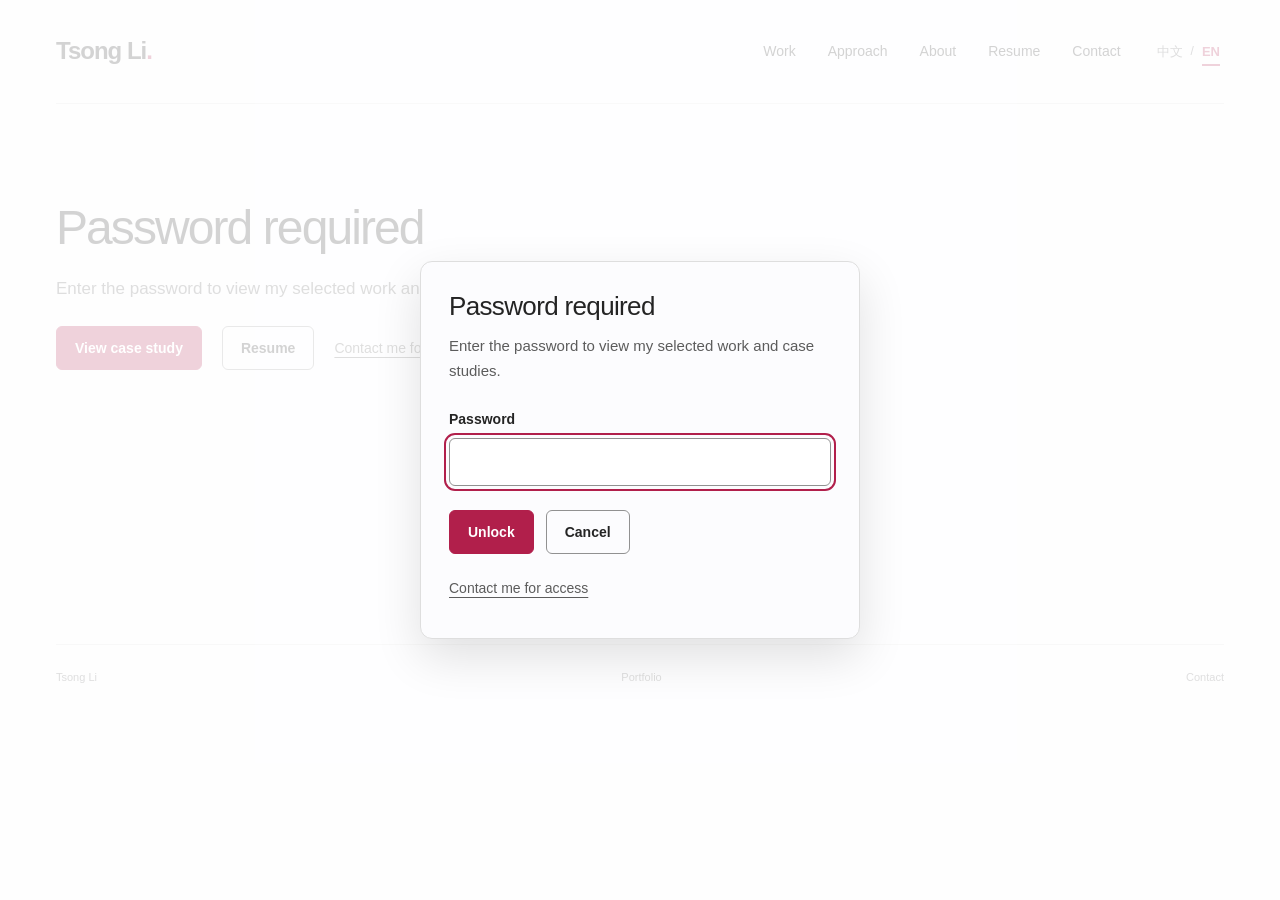
<file: work/light-studio.html>
<!doctype html>
<html lang="en">
<head>
  <meta charset="utf-8">
  <meta name="viewport" content="width=device-width, initial-scale=1">
  <meta name="description" content="How Tsong Li led design on Light Studio / Tencent Effect, organizing a complex creator workflow around familiar workspace regions, meaningful groups, and in-context preview.">
  <title>Light Studio / Tencent Effect: Tsong Li Portfolio</title>
  <script>
    (() => {
      const param = new URLSearchParams(window.location.search).get("scoutTheme");
      const theme =
        param || (window.matchMedia("(prefers-color-scheme: dark)").matches ? "dark" : "light");
      document.documentElement.setAttribute("data-theme", theme);
    })();
  </script>
  <style>
    :root {
      color-scheme: light;
      --cp-bg: #f7f4ef;
      --cp-bg-elevated: #fcfbf8;
      --cp-surface: #ffffff;
      --cp-surface-soft: #f5f5f5;
      --cp-border: #dedede;
      --cp-border-strong: #919191;
      --cp-text: #242424;
      --cp-text-muted: #5c5c5c;
      --cp-text-soft: #6f6f6f;
      --cp-accent: #b11f4b;
      --cp-accent-hover: #9a1a41;
      --cp-accent-soft: rgba(177, 31, 75, 0.08);
      --cp-accent-fg: #ffffff;
      --cp-success: #16a34a;
      --cp-danger: #dc2626;
      --cp-warning: #f59e0b;
      --cp-link: #0078d4;
      --cp-shadow: 0 18px 48px rgba(0, 0, 0, 0.12);
      --cp-overlay: rgba(255, 255, 255, 0.8);
      --cp-panel: rgba(255, 255, 255, 0.86);
      --cp-panel-strong: rgba(255, 255, 255, 0.96);
      --cp-sheen: rgba(255, 255, 255, 0.55);
      --cp-highlight: rgba(177, 31, 75, 0.12);
    }
    html[data-theme="dark"] {
      color-scheme: dark;
      --cp-bg: #3d3b3a;
      --cp-bg-elevated: #343231;
      --cp-surface: #292929;
      --cp-surface-soft: #2e2e2e;
      --cp-border: #474747;
      --cp-border-strong: #5f5f5f;
      --cp-text: #dedede;
      --cp-text-muted: #919191;
      --cp-text-soft: #b0b0b0;
      --cp-accent: #fd8ea1;
      --cp-accent-hover: #fb7b91;
      --cp-accent-soft: rgba(253, 142, 161, 0.14);
      --cp-accent-fg: #1a1a1a;
      --cp-success: #4ade80;
      --cp-danger: #f87171;
      --cp-warning: #fbbf24;
      --cp-link: #4da6ff;
      --cp-shadow: 0 18px 48px rgba(0, 0, 0, 0.32);
      --cp-overlay: rgba(41, 41, 41, 0.88);
      --cp-panel: rgba(41, 41, 41, 0.72);
      --cp-panel-strong: rgba(41, 41, 41, 0.96);
      --cp-sheen: rgba(255, 255, 255, 0.04);
      --cp-highlight: rgba(253, 142, 161, 0.12);
    }
  </style>
  <script src="/language-init.js"></script>
  <link rel="stylesheet" href="/styles.css?v=visitor-access-20261016b">
  <script src="/translations.js?v=visitor-access-20261016b" defer></script>
  <script src="/access.js?v=public-listing-20261026" defer></script>
  <script src="/app.js?v=visitor-access-20261016b" defer></script>
</head>
<body class="case-page">
  <a class="skip-link" href="#main">Skip to content</a>
  <header class="site-header wrap">
    <a class="wordmark" href="/" aria-label="Tsong Li, home">Tsong Li<span class="wordmark-dot" aria-hidden="true">.</span></a>
    <nav aria-label="Main navigation"><a href="/#work">Work</a><a href="/#approach">Approach</a><a href="/#about">About</a><a href="/resume.html">Resume</a><a href="/#contact">Contact</a></nav>
  </header>

  <main id="main" class="wrap access-case" data-access-shell aria-labelledby="access-heading">
    <h1 id="access-heading">Password required</h1>
    <p>Enter the password to view my selected work and case studies.</p>
    <div class="access-actions">
      <button class="access-primary" type="button" data-unlock-work>View case study</button>
      <a class="access-secondary" href="/resume.html">Resume</a>
      <a class="access-contact" href="/#contact">Contact me for access</a>
    </div>
    <noscript><p class="access-noscript">Enable JavaScript to enter the password.</p></noscript>
  </main>
  <footer class="site-footer wrap" data-access-shell><span>Tsong Li</span><span>Portfolio</span><a href="/#contact">Contact</a></footer>
  <template id="protected-work" data-access-kind="case">
<main id="protected-main" class="wrap">
    <section class="case-hero" aria-labelledby="case-title">
      <div class="case-breadcrumb"><a class="case-return" href="/#earlier-work"><span class="case-return-arrow" aria-hidden="true">←</span><span>Selected work</span></a><span class="index-label">Creative-production tool</span></div>
      <h1 id="case-title">Light Studio / Tencent Effect: make technical setup feel like creative work<span class="accent-text">.</span></h1>
      <p class="case-principle">Organize a complex effect-production workflow around the way creative teams build, adjust, and preview their work.</p>
      <dl class="case-facts" aria-label="At a glance">
        <div><dt>Product</dt><dd>Light Studio / Tencent Effect</dd></div>
        <div><dt>Context</dt><dd>Desktop effect-production tool connected to the Wesee ecosystem</dd></div>
        <div><dt>My role</dt><dd>Design team lead</dd></div>
        <div><dt>Focus</dt><dd>Workspace structure, effect grouping, selection recovery, and preview</dd></div>
      </dl>
    </section>

    <figure class="light-studio-overview" id="design-overview">
      <picture>
        <source type="image/webp" srcset="/assets/light-studio-overview-1600.webp 1600w, /assets/light-studio-overview-2400.webp 2400w, /assets/light-studio-overview-3200.webp 3200w" sizes="(max-width: 600px) calc(100vw - 40px), (max-width: 1100px) calc(100vw - 64px), (max-width: 1264px) calc(100vw - 96px), 1168px">
        <img src="/assets/light-studio-overview.png" width="3436" height="1848" decoding="async" alt="Light Studio / Tencent Effect design overview showing an effects workspace with an object hierarchy, scene preview, resource library, and multitrack timeline.">
      </picture>
      <a class="case-image-link" href="/assets/light-studio-overview.png" target="_blank" rel="noopener noreferrer">View full-size design image <span class="sr-only">(opens in a new tab)</span></a>
    </figure>

    <div class="case-story">
      <aside class="case-contents">
        <p class="eyebrow">In this case</p>
        <nav aria-label="Case contents">
          <a href="#workflow">01 / Start with the working reality</a>
          <a href="#workspace">02 / Build a familiar workspace</a>
          <a href="#structure">03 / Put technical relationships in human terms</a>
          <a href="#preview">04 / Recover context and preview</a>
          <a href="#delivery">05 / What the work made possible</a>
        </nav>
      </aside>
      <div class="story-sections">
        <section id="workflow" class="story-section">
          <p class="eyebrow">01 / Start with the working reality</p>
          <h2>Creative production crossed too many handoffs.</h2>
          <p>Effect production involved creative work, technical configuration, and operations. Designers exchanged files, edited JSON to tune effects, and used a complex content-management system. These steps could distract from the creative work.</p>
          <p>I led the design team on Light Studio / Tencent Effect, a production tool for the Wesee ecosystem. We needed to make the workflow easier to understand while keeping the technical relationships behind each effect visible.</p>
        </section>

        <section id="workspace" class="story-section">
          <p class="eyebrow">02 / Build a familiar workspace</p>
          <h2>Give each kind of work a place people can recognize.</h2>
          <p>We drew on established creative tools to give tools and layers, the scene, parameters, timeline, resources, and preview stable places in the workspace. Different creative disciplines could recognize these regions, which left room for the range of effect work the tool needed to support.</p>
        </section>

        <section id="structure" class="story-section">
          <p class="eyebrow">03 / Put technical relationships in human terms</p>
          <h2>Let creators work with effects, not renderer vocabulary.</h2>
          <p>Effects could contain nested, rendered assets, whose relationships were hard to understand in generic folders. We explored connected nodes and hierarchical groups, using names such as effects, probability, transitions, and stickers. The aim was to help creators organize their work without requiring renderer terminology.</p>
        </section>

        <section id="preview" class="story-section">
          <p class="eyebrow">04 / Recover context and preview</p>
          <h2>Keep people oriented as they move between tools.</h2>
          <p>During long editing sessions, creators could lose track of the selected element. We worked on showing the corresponding selection across panels so they could return to it without searching again.</p>
          <p>LightFlow, the companion to Light Studio, also provided phone previews. Creators could check an effect in a more relevant setting while continuing to work on it.</p>
        </section>

        <section id="delivery" class="story-section outcome-section">
          <p class="eyebrow">05 / What the work made possible</p>
          <h2>Reduce the translation between creative intent and configuration.</h2>
          <p>A video designer reported being able to adjust effects without editing JSON directly. This was a concrete example of the intended change: less time spent manually translating a creative idea into technical settings.</p>
          <p>The case combined workspace structure, clear effect relationships, selection recovery, and previews in context, giving creators a more familiar way to work with the technical complexity that remained.</p>
        </section>
      </div>
    </div>
    <div class="case-closing"><a class="text-link case-return" href="/#light-studio"><span class="case-return-arrow" aria-hidden="true">←</span><span>Back to selected work</span></a><a href="/work/other-tencent-projects.html">Next case / Other Projects</a></div>
  </main>
  <footer class="site-footer wrap"><span>Tsong Li <span class="footer-divider">/</span> Light Studio / Tencent Effect</span><span>Tencent · Case study</span><a href="#main">Back to top</a></footer>
  </template>
</body>
</html>
</file>
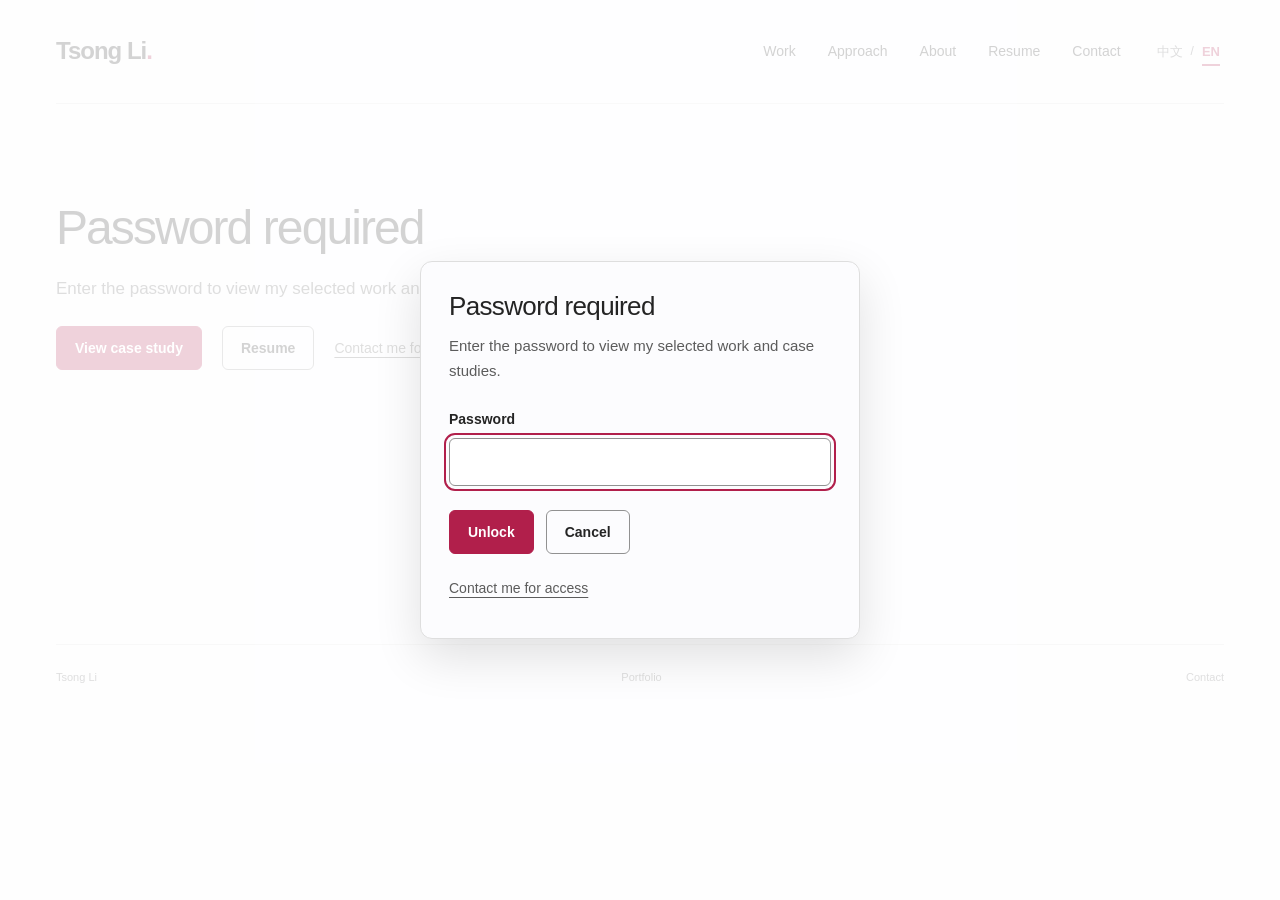
<file: work/newsflow.html>
<!doctype html>
<html lang="en">
<head>
  <meta charset="utf-8">
  <meta name="viewport" content="width=device-width, initial-scale=1">
  <meta name="description" content="Newsflow is Tsong Li&#x27;s personal project, inspired by earlier Copilot Daily work. It combines Read, Digest, Listen, and Watch in a working online prototype.">
  <title>Newsflow: Tsong Li Portfolio</title>
  <script>
    (() => {
      const param = new URLSearchParams(window.location.search).get("scoutTheme");
      const theme =
        param || (window.matchMedia("(prefers-color-scheme: dark)").matches ? "dark" : "light");
      document.documentElement.setAttribute("data-theme", theme);
    })();
  </script>
  <style>
    :root {
      color-scheme: light;
      --cp-bg: #f7f4ef;
      --cp-bg-elevated: #fcfbf8;
      --cp-surface: #ffffff;
      --cp-surface-soft: #f5f5f5;
      --cp-border: #dedede;
      --cp-border-strong: #919191;
      --cp-text: #242424;
      --cp-text-muted: #5c5c5c;
      --cp-text-soft: #6f6f6f;
      --cp-accent: #b11f4b;
      --cp-accent-hover: #9a1a41;
      --cp-accent-soft: rgba(177, 31, 75, 0.08);
      --cp-accent-fg: #ffffff;
      --cp-success: #16a34a;
      --cp-danger: #dc2626;
      --cp-warning: #f59e0b;
      --cp-link: #0078d4;
      --cp-shadow: 0 18px 48px rgba(0, 0, 0, 0.12);
      --cp-overlay: rgba(255, 255, 255, 0.8);
      --cp-panel: rgba(255, 255, 255, 0.86);
      --cp-panel-strong: rgba(255, 255, 255, 0.96);
      --cp-sheen: rgba(255, 255, 255, 0.55);
      --cp-highlight: rgba(177, 31, 75, 0.12);
    }
    html[data-theme="dark"] {
      color-scheme: dark;
      --cp-bg: #3d3b3a;
      --cp-bg-elevated: #343231;
      --cp-surface: #292929;
      --cp-surface-soft: #2e2e2e;
      --cp-border: #474747;
      --cp-border-strong: #5f5f5f;
      --cp-text: #dedede;
      --cp-text-muted: #919191;
      --cp-text-soft: #b0b0b0;
      --cp-accent: #fd8ea1;
      --cp-accent-hover: #fb7b91;
      --cp-accent-soft: rgba(253, 142, 161, 0.14);
      --cp-accent-fg: #1a1a1a;
      --cp-success: #4ade80;
      --cp-danger: #f87171;
      --cp-warning: #fbbf24;
      --cp-link: #4da6ff;
      --cp-shadow: 0 18px 48px rgba(0, 0, 0, 0.32);
      --cp-overlay: rgba(41, 41, 41, 0.88);
      --cp-panel: rgba(41, 41, 41, 0.72);
      --cp-panel-strong: rgba(41, 41, 41, 0.96);
      --cp-sheen: rgba(255, 255, 255, 0.04);
      --cp-highlight: rgba(253, 142, 161, 0.12);
    }
  </style>
  <script src="/language-init.js"></script>
  <link rel="stylesheet" href="/styles.css?v=visitor-access-20261016b">
  <script src="/translations.js?v=visitor-access-20261016b" defer></script>
  <script src="/access.js?v=public-listing-20261026" defer></script>
  <script src="/app.js?v=visitor-access-20261016b" defer></script>
</head>
<body class="case-page">
  <a class="skip-link" href="#main">Skip to content</a>
  <header class="site-header wrap">
    <a class="wordmark" href="/" aria-label="Tsong Li, home">Tsong Li<span class="wordmark-dot" aria-hidden="true">.</span></a>
    <nav aria-label="Main navigation"><a href="/#work">Work</a><a href="/#approach">Approach</a><a href="/#about">About</a><a href="/resume.html">Resume</a><a href="/#contact">Contact</a></nav>
  </header>

  <main id="main" class="wrap access-case" data-access-shell aria-labelledby="access-heading">
    <h1 id="access-heading">Password required</h1>
    <p>Enter the password to view my selected work and case studies.</p>
    <div class="access-actions">
      <button class="access-primary" type="button" data-unlock-work>View case study</button>
      <a class="access-secondary" href="/resume.html">Resume</a>
      <a class="access-contact" href="/#contact">Contact me for access</a>
    </div>
    <noscript><p class="access-noscript">Enable JavaScript to enter the password.</p></noscript>
  </main>
  <footer class="site-footer wrap" data-access-shell><span>Tsong Li</span><span>Portfolio</span><a href="/#contact">Contact</a></footer>
  <template id="protected-work" data-access-kind="case">
<main id="protected-main" class="wrap">
    <section class="case-hero" aria-labelledby="case-title">
      <div class="case-breadcrumb"><a class="case-return" href="/#copilot-content-finance"><span class="case-return-arrow" aria-hidden="true">←</span><span>Selected work</span></a><span class="index-label">Personal project · Multimodal news</span></div>
      <h1 id="case-title">Newsflow: news for the moment you have<span class="accent-text">.</span></h1>
      <p class="case-principle">People can read, listen to, or watch a story, or catch up through a quick digest, depending on the time and attention they have.</p>
      <dl class="case-facts" aria-label="At a glance">
        <div><dt>Context</dt><dd>Personal project inspired by earlier Copilot Daily work</dd></div>
        <div><dt>My role</dt><dd>Product design, AI-assisted front-end and backend implementation, service integration, testing, and deployment</dd></div>
        <div><dt>Experience</dt><dd>Article reading, Digest, Listen, and Watch</dd></div>
        <div><dt>Delivery</dt><dd>Working prototype available online</dd></div>
      </dl>
    </section>

    <figure class="newsflow-hero-figure">
      <img src="/assets/newsflow-interface-1600.webp" srcset="/assets/newsflow-interface-800.webp 800w, /assets/newsflow-interface-1600.webp 1600w" sizes="(max-width: 600px) calc(100vw - 40px), (max-width: 1100px) calc(100vw - 64px), (max-width: 1264px) calc(100vw - 96px), 1168px" width="1920" height="1080" decoding="async" alt="Newsflow screenshot showing a central news article, an AI Digest with key points and context, and a Newsflow Radio panel with listening-time choices and playback controls.">
      <a class="case-image-link" href="/assets/newsflow-interface.png">View full-size interface image</a>
      <figcaption>Newsflow: article reading, Digest, and listening-time controls.</figcaption>
    </figure>

    <div class="case-story">
      <aside class="case-contents">
        <p class="eyebrow">In this case</p>
        <nav aria-label="Case contents">
          <a href="#context">01 / A mismatch of content and moment</a>
          <a href="#formats">02 / One story, different ways in</a>
          <a href="#time-budget">03 / Fit a queue to the time available</a>
          <a href="#voice">04 / Designing the listening experience</a>
          <a href="#building">05 / From concept to working system</a>
          <a href="#delivery">06 / What I took forward</a>
        </nav>
      </aside>
      <div class="story-sections">
        <section id="context" class="story-section">
          <p class="eyebrow">01 / A mismatch of content and moment</p>
          <h2>We don’t lack content.<br>We lack the right way to consume it.</h2>
          <p>News is abundant, but a screen-based feed does not always suit the time or attention people have. They may want to read in depth at a desk, catch the essentials between tasks, or listen away from a screen.</p>
          <p>Inspired by my earlier Copilot Daily work, I started Newsflow as a personal project to explore different ways to follow MSN News content. I wanted to see how the same story could fit different moments in someone's day, without simply adding more stories.</p>
        </section>

        <section id="formats" class="story-section">
          <p class="eyebrow">02 / One story, different ways in</p>
          <h2>Let people choose how much attention to give.</h2>
          <p>Newsflow offers several ways to engage with a story, beyond reading. People can open the article and visit its original publisher, or use Digest for a quick overview when time is short.</p>
          <dl class="format-directions">
            <div><dt>Read</dt><dd>Read the article and keep access to its original publisher.</dd></div>
            <div><dt>Digest</dt><dd>Get a quick overview of the story when you have only a moment.</dd></div>
            <div><dt>Listen</dt><dd>Build a queue, skip between items, pause playback, and choose how much time to spend listening.</dd></div>
            <div><dt>Watch</dt><dd>Show an existing video when one is available; otherwise, tell the story through images and narration.</dd></div>
          </dl>
          <p>People could choose how to follow a story as their day changed: spend time reading it, switch to a shorter format, or use a more hands-free option. There was no fixed sequence to follow.</p>
          <div class="newsflow-screen-grid">
            <figure class="newsflow-screen">
              <img src="/assets/newsflow-read-1600.webp" srcset="/assets/newsflow-read-800.webp 800w, /assets/newsflow-read-1600.webp 1600w" sizes="(max-width: 600px) calc(100vw - 40px), (max-width: 800px) calc(50vw - 44px), (max-width: 1100px) calc(50vw - 162px), (max-width: 1264px) calc(50vw - 236px), 396px" width="3456" height="2168" loading="lazy" decoding="async" alt="Newsflow Read screen showing an article, its publisher, and actions for Listen, Watch, Digest, and Original.">
              <figcaption>Read: article, publisher, and related actions.</figcaption>
              <a class="newsflow-image-link" href="/assets/newsflow-read.png">View full-size Read screen</a>
            </figure>
            <figure class="newsflow-screen">
              <img src="/assets/newsflow-digest-1600.webp" srcset="/assets/newsflow-digest-800.webp 800w, /assets/newsflow-digest-1600.webp 1600w" sizes="(max-width: 600px) calc(100vw - 40px), (max-width: 800px) calc(50vw - 44px), (max-width: 1100px) calc(50vw - 162px), (max-width: 1264px) calc(50vw - 236px), 396px" width="3456" height="2168" loading="lazy" decoding="async" alt="Newsflow AI Digest screen showing a summary with key points and context.">
              <figcaption>Digest: key points and context.</figcaption>
              <a class="newsflow-image-link" href="/assets/newsflow-digest.png">View full-size Digest screen</a>
            </figure>
          </div>
        </section>

        <section id="time-budget" class="story-section">
          <p class="eyebrow">03 / Fit a queue to the time available</p>
          <h2>Choose a listening window; let the playlist meet it.</h2>
          <p>I implemented a listening-time option in the online prototype. People choose a duration, and Newsflow adjusts the playlist and narration length to fit it. They can plan around the time they have, instead of assembling a queue without knowing how long it will take.</p>
          <figure class="newsflow-screen newsflow-wide-screen">
            <img src="/assets/newsflow-listen-1600.webp" srcset="/assets/newsflow-listen-800.webp 800w, /assets/newsflow-listen-1600.webp 1600w" sizes="(max-width: 600px) calc(100vw - 40px), (max-width: 800px) calc(100vw - 64px), (max-width: 1100px) calc(100vw - 300px), (max-width: 1264px) calc(100vw - 448px), 816px" width="3456" height="2168" loading="lazy" decoding="async" alt="Newsflow Listen screen showing a radio queue, listening-time choices, and playback controls.">
            <figcaption>Listen: queue, time choices, and playback controls.</figcaption>
            <a class="newsflow-image-link" href="/assets/newsflow-listen.png">View full-size Listen screen</a>
          </figure>
        </section>

        <section id="voice" class="story-section">
          <p class="eyebrow">04 / Designing the listening experience</p>
          <h2>Make audio feel arranged, not queued at random.</h2>
          <p>Tone, timing, and transitions between stories can turn a queue of articles read aloud into a coherent, well-organized show.</p>
          <p>I adapted the narration differently for Listen and Watch. Listen needed a steady spoken flow; Watch needed narration that worked with the visual scenes. Even for the same story, the wording and pace changed with the format.</p>
          <p>Deciding what to emphasize, where to pause, and how to move between stories still requires design judgment.</p>
          <figure class="newsflow-screen newsflow-wide-screen">
            <img src="/assets/newsflow-watch-1600.webp" srcset="/assets/newsflow-watch-800.webp 800w, /assets/newsflow-watch-1600.webp 1600w" sizes="(max-width: 600px) calc(100vw - 40px), (max-width: 800px) calc(100vw - 64px), (max-width: 1100px) calc(100vw - 300px), (max-width: 1264px) calc(100vw - 448px), 816px" width="3456" height="2168" loading="lazy" decoding="async" alt="Newsflow Watch screen showing a narrated visual story with chapter markers and playback controls.">
            <figcaption>Watch: narrated scenes and chapter controls.</figcaption>
            <a class="newsflow-image-link" href="/assets/newsflow-watch.png">View full-size Watch screen</a>
          </figure>
        </section>

        <section id="building" class="story-section">
          <p class="eyebrow">05 / From concept to working system</p>
          <h2>I moved from describing the idea to testing it in use.</h2>
          <p>I conceived and designed the experience, then built it and integrated news fetching and text-to-speech services. I used VS Code Copilot throughout, refining the content, pacing, and interactions through hands-on testing and debugging.</p>
          <p>Integrating real services meant designing for failures too. I added fallback routes so people would still have a usable next step when a service was unavailable.</p>
          <p>I implemented the front-end flows and backend service integrations, then debugged the text-to-speech API in the deployed environment. Working through those issues extended what I could deliver as a designer, from interaction concepts to a working online prototype.</p>
          <p>Building a working prototype mattered to me because I could experience and revise the pacing, transitions, and content choices directly.</p>
        </section>

        <section id="delivery" class="story-section outcome-section">
          <p class="eyebrow">06 / What I took forward</p>
          <h2>AI helped make the idea testable; judgment gave it shape.</h2>
          <p>Newsflow is a personal online prototype, not an official Microsoft or MSN product. Building it let me work through the full experience, from finding stories and shaping narration to testing how the formats worked together.</p>
          <p>The work reinforced my view that each medium needs its own design. Listening to a story calls for a different rhythm from reading or watching it. Tools help build the experience; deciding whether it is clear and coherent still takes human judgment.</p>
          <p>The direction received positive feedback from internal content and design teams.</p>
          <p><a class="text-link" href="https://tsong-li.github.io/newsflow/" target="_blank" rel="noopener noreferrer">Open the online prototype <span class="sr-only"> (opens in a new tab)</span></a></p>
          <p><a class="text-link" href="https://github.com/tsong-li/newsflow" target="_blank" rel="noopener noreferrer">View the source code on GitHub <span class="sr-only"> (opens in a new tab)</span></a></p>
        </section>
      </div>
    </div>
    <div class="case-closing"><a class="text-link case-return" href="/#newsflow"><span class="case-return-arrow" aria-hidden="true">←</span><span>Back to selected work</span></a><a href="/work/discover-finance.html">Next case / Discover Finance</a></div>
  </main>
  <footer class="site-footer wrap"><span>Tsong Li <span class="footer-divider">/</span> Newsflow</span><span>Personal project · Local portfolio case</span><a href="#main">Back to top</a></footer>
  </template>
</body>
</html>
</file>
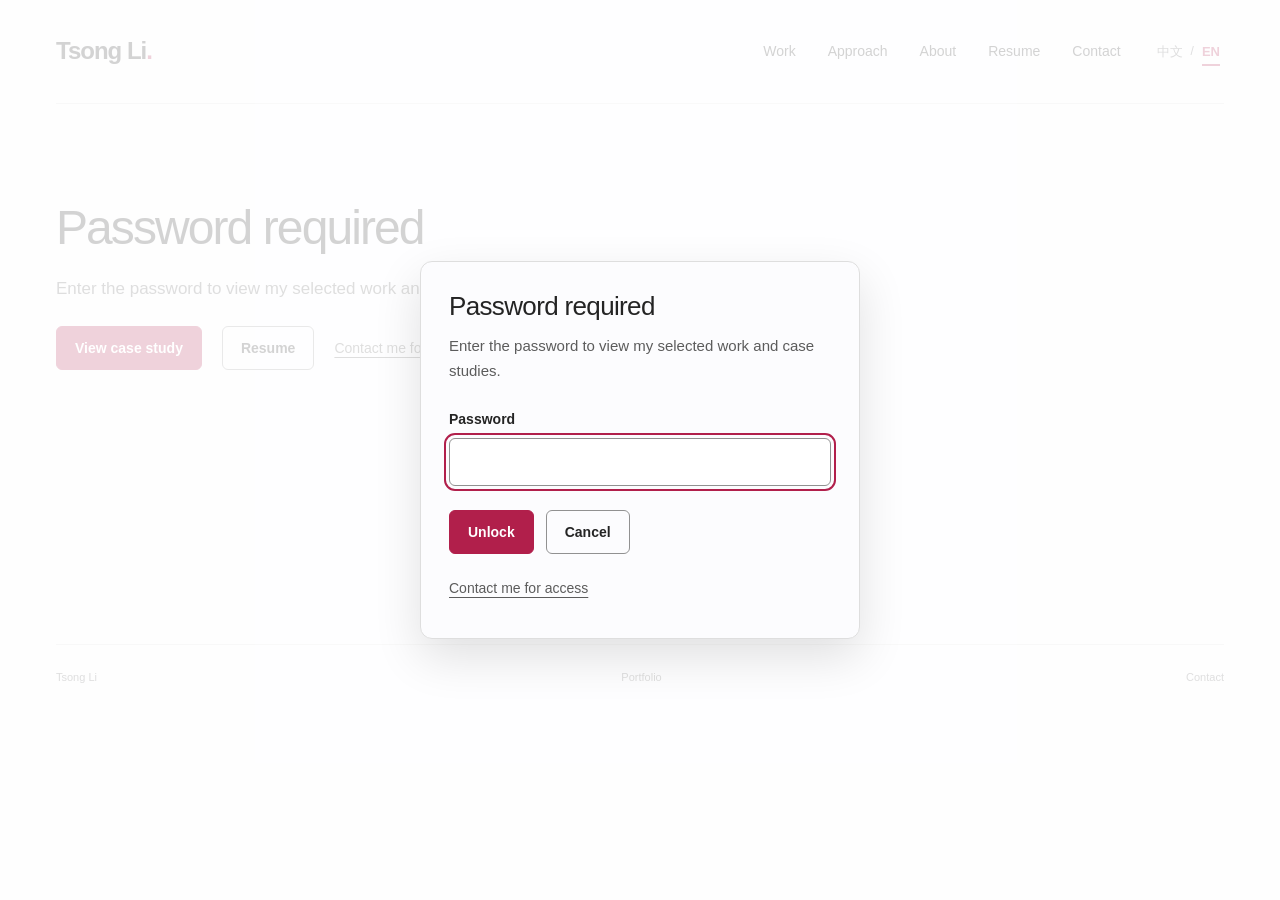
<file: work/other-tencent-projects.html>
<!doctype html>
<html lang="en">
<head>
  <meta charset="utf-8">
  <meta name="viewport" content="width=device-width, initial-scale=1">
  <meta name="description" content="Other projects by Tsong Li at Tencent: Maps and connected devices, TAIQ smart figurines, a year-long HCI course, and MXD’s website and WeChat Official Account.">
  <title>Other Projects at Tencent: Tsong Li Portfolio</title>
  <script>
    (() => {
      const param = new URLSearchParams(window.location.search).get("scoutTheme");
      const theme =
        param || (window.matchMedia("(prefers-color-scheme: dark)").matches ? "dark" : "light");
      document.documentElement.setAttribute("data-theme", theme);
    })();
  </script>
  <style>
    :root {
      color-scheme: light;
      --cp-bg: #f7f4ef;
      --cp-bg-elevated: #fcfbf8;
      --cp-surface: #ffffff;
      --cp-surface-soft: #f5f5f5;
      --cp-border: #dedede;
      --cp-border-strong: #919191;
      --cp-text: #242424;
      --cp-text-muted: #5c5c5c;
      --cp-text-soft: #6f6f6f;
      --cp-accent: #b11f4b;
      --cp-accent-hover: #9a1a41;
      --cp-accent-soft: rgba(177, 31, 75, 0.08);
      --cp-accent-fg: #ffffff;
      --cp-success: #16a34a;
      --cp-danger: #dc2626;
      --cp-warning: #f59e0b;
      --cp-link: #0078d4;
      --cp-shadow: 0 18px 48px rgba(0, 0, 0, 0.12);
      --cp-overlay: rgba(255, 255, 255, 0.8);
      --cp-panel: rgba(255, 255, 255, 0.86);
      --cp-panel-strong: rgba(255, 255, 255, 0.96);
      --cp-sheen: rgba(255, 255, 255, 0.55);
      --cp-highlight: rgba(177, 31, 75, 0.12);
    }
    html[data-theme="dark"] {
      color-scheme: dark;
      --cp-bg: #3d3b3a;
      --cp-bg-elevated: #343231;
      --cp-surface: #292929;
      --cp-surface-soft: #2e2e2e;
      --cp-border: #474747;
      --cp-border-strong: #5f5f5f;
      --cp-text: #dedede;
      --cp-text-muted: #919191;
      --cp-text-soft: #b0b0b0;
      --cp-accent: #fd8ea1;
      --cp-accent-hover: #fb7b91;
      --cp-accent-soft: rgba(253, 142, 161, 0.14);
      --cp-accent-fg: #1a1a1a;
      --cp-success: #4ade80;
      --cp-danger: #f87171;
      --cp-warning: #fbbf24;
      --cp-link: #4da6ff;
      --cp-shadow: 0 18px 48px rgba(0, 0, 0, 0.32);
      --cp-overlay: rgba(41, 41, 41, 0.88);
      --cp-panel: rgba(41, 41, 41, 0.72);
      --cp-panel-strong: rgba(41, 41, 41, 0.96);
      --cp-sheen: rgba(255, 255, 255, 0.04);
      --cp-highlight: rgba(253, 142, 161, 0.12);
    }
  </style>
  <script src="/language-init.js"></script>
  <link rel="stylesheet" href="/styles.css?v=visitor-access-20261016b">
  <script src="/translations.js?v=visitor-access-20261016b" defer></script>
  <script src="/access.js?v=public-listing-20261026" defer></script>
  <script src="/app.js?v=visitor-access-20261016b" defer></script>
</head>
<body class="case-page">
  <a class="skip-link" href="#main">Skip to content</a>
  <header class="site-header wrap">
    <a class="wordmark" href="/" aria-label="Tsong Li, home">Tsong Li<span class="wordmark-dot" aria-hidden="true">.</span></a>
    <nav aria-label="Main navigation"><a href="/#work">Work</a><a href="/#approach">Approach</a><a href="/#about">About</a><a href="/resume.html">Resume</a><a href="/#contact">Contact</a></nav>
  </header>

  <main id="main" class="wrap access-case" data-access-shell aria-labelledby="access-heading">
    <h1 id="access-heading">Password required</h1>
    <p>Enter the password to view my selected work and case studies.</p>
    <div class="access-actions">
      <button class="access-primary" type="button" data-unlock-work>View case study</button>
      <a class="access-secondary" href="/resume.html">Resume</a>
      <a class="access-contact" href="/#contact">Contact me for access</a>
    </div>
    <noscript><p class="access-noscript">Enable JavaScript to enter the password.</p></noscript>
  </main>
  <footer class="site-footer wrap" data-access-shell><span>Tsong Li</span><span>Portfolio</span><a href="/#contact">Contact</a></footer>
  <template id="protected-work" data-access-kind="case">
<main id="protected-main" class="wrap">
    <section class="case-hero" aria-labelledby="case-title">
      <div class="case-breadcrumb"><a class="case-return" href="/#earlier-work"><span class="case-return-arrow" aria-hidden="true">←</span><span>Selected work</span></a><span class="index-label">Tencent · Other projects</span></div>
      <h1 id="case-title">Other Projects<span class="accent-text">.</span></h1>
      <p class="case-principle">My other work at Tencent includes interaction design for maps and TAIQ smart figurines, organizing a year-long HCI course, and building MXD’s website and WeChat Official Account.</p>
      <dl class="case-facts" aria-label="At a glance">
        <div><dt>Context</dt><dd>Tencent</dd></div>
        <div><dt>Focus</dt><dd>Maps, smart devices, design education, and department communications</dd></div>
        <div><dt>Contribution</dt><dd>Interaction design, course coordination, and brand development</dd></div>
      </dl>
    </section>

    <div class="case-story">
      <aside class="case-contents">
        <p class="eyebrow">In this case</p>
        <nav aria-label="Case contents">
          <a href="#tencent-maps">01 / Tencent Maps</a>
          <a href="#taiq">02 / TAIQ smart figurines</a>
          <a href="#hci-course">03 / HCI course</a>
          <a href="#mxd-channels">04 / Department website &amp; WeChat</a>
        </nav>
      </aside>
      <div class="story-sections">
        <section id="tencent-maps" class="story-section" aria-labelledby="tencent-maps-title">
          <p class="eyebrow">01 / Tencent Maps</p>
          <h2 id="tencent-maps-title">Tencent Maps &amp; InteliRide</h2>
          <p>I was responsible for software experience design for Tencent Maps and InteliRide. Working with the team on two in-car devices, I designed interactions around drivers’ habits and needs, covering vehicle maintenance, fuel use, fault detection, and advanced driver assistance (ADAS).</p>
          <figure class="tencent-project-image">
            <picture>
              <source type="image/webp" srcset="/assets/tencent-maps-overview-1600.webp 1600w, /assets/tencent-maps-overview-2400.webp 2400w, /assets/tencent-maps-overview-3200.webp 3200w" sizes="(max-width: 600px) calc(100vw - 40px), (max-width: 800px) calc(100vw - 64px), (max-width: 1100px) calc(100vw - 300px), (max-width: 1264px) calc(100vw - 448px), 816px">
              <img src="/assets/tencent-maps-overview.png" width="3438" height="1840" loading="lazy" decoding="async" alt="Tencent Maps and connected driving devices, with mobile interfaces, hardware concepts, and project documentation.">
            </picture>
            <a class="case-image-link" href="/assets/tencent-maps-overview.png" target="_blank" rel="noopener noreferrer">View full-size design image <span class="sr-only">(opens in a new tab)</span></a>
          </figure>
        </section>

        <section id="taiq" class="story-section" aria-labelledby="taiq-title">
          <p class="eyebrow">02 / TAIQ smart figurines</p>
          <h2 id="taiq-title">TAIQ smart figurines</h2>
          <p>For Tencent’s TAIQ smart speaker project, I designed the interaction between the mobile app and the device, with a focus on connectivity and the automatic generation and editing of Honor of Kings highlight videos.</p>
          <p>I also took part in the in-car voice collaboration with Neusoft, exhibition planning, advertising shoots, and factory visits, contributing across software, hardware, and product promotion.</p>
          <figure class="tencent-project-image">
            <picture>
              <source type="image/webp" srcset="/assets/tencent-taiq-overview-1600.webp 1600w, /assets/tencent-taiq-overview-2400.webp 2400w, /assets/tencent-taiq-overview-3200.webp 3200w" sizes="(max-width: 600px) calc(100vw - 40px), (max-width: 800px) calc(100vw - 64px), (max-width: 1100px) calc(100vw - 300px), (max-width: 1264px) calc(100vw - 448px), 816px">
              <img src="/assets/tencent-taiq-overview.png" width="3436" height="1844" loading="lazy" decoding="async" alt="TAIQ smart figurines, app and device experiences, and photographs from production and promotional activities.">
            </picture>
            <a class="case-image-link" href="/assets/tencent-taiq-overview.png" target="_blank" rel="noopener noreferrer">View full-size design image <span class="sr-only">(opens in a new tab)</span></a>
          </figure>
        </section>

        <section id="hci-course" class="story-section" aria-labelledby="hci-course-title">
          <p class="eyebrow">03 / HCI course</p>
          <h2 id="hci-course-title">A year-long HCI course</h2>
          <p>I organized a 12-month HCI course at Tencent, inviting Dr. Kim Jin-Soo, an HCI specialist and former CEO of Yahoo Korea, to teach the program. My work included coordinating the translation of Korean course materials, supporting curriculum design, running the sessions, and providing online support throughout the year.</p>
          <figure class="tencent-project-image">
            <picture>
              <source type="image/webp" srcset="/assets/tencent-hci-overview-1600.webp 1600w, /assets/tencent-hci-overview-2400.webp 2400w, /assets/tencent-hci-overview-3200.webp 3200w" sizes="(max-width: 600px) calc(100vw - 40px), (max-width: 800px) calc(100vw - 64px), (max-width: 1100px) calc(100vw - 300px), (max-width: 1264px) calc(100vw - 448px), 816px">
              <img src="/assets/tencent-hci-overview.png" width="3438" height="1846" loading="lazy" decoding="async" alt="Tencent’s year-long HCI course, showing lectures, course materials, workshops, and participants.">
            </picture>
            <a class="case-image-link" href="/assets/tencent-hci-overview.png" target="_blank" rel="noopener noreferrer">View full-size design image <span class="sr-only">(opens in a new tab)</span></a>
          </figure>
        </section>

        <section id="mxd-channels" class="story-section outcome-section" aria-labelledby="mxd-channels-title">
          <p class="eyebrow">04 / Department website &amp; WeChat</p>
          <h2 id="mxd-channels-title">MXD website &amp; WeChat Official Account</h2>
          <p>I initiated and led MXD’s brand-building work, creating the department’s website, WeChat official account, and video channel from the ground up. I managed the teams responsible for the website and official account across Beijing, Chengdu, and Shenzhen.</p>
          <p>I also coordinated the annual showreel, from scripting and footage review to the final edit review, and organized its promotion and publication on WeChat’s video platforms.</p>
          <figure class="tencent-project-image">
            <picture>
              <source type="image/webp" srcset="/assets/tencent-mxd-overview-1600.webp 1600w, /assets/tencent-mxd-overview-2400.webp 2400w, /assets/tencent-mxd-overview-3200.webp 3200w" sizes="(max-width: 600px) calc(100vw - 40px), (max-width: 800px) calc(100vw - 64px), (max-width: 1100px) calc(100vw - 300px), (max-width: 1264px) calc(100vw - 448px), 816px">
              <img src="/assets/tencent-mxd-overview.png" width="3444" height="1848" loading="lazy" decoding="async" alt="Tencent MXD’s department website, WeChat official account, and annual showreel publication.">
            </picture>
            <a class="case-image-link" href="/assets/tencent-mxd-overview.png" target="_blank" rel="noopener noreferrer">View full-size design image <span class="sr-only">(opens in a new tab)</span></a>
          </figure>
        </section>

      </div>
    </div>
    <div class="case-closing"><a class="text-link case-return" href="/#other-tencent-projects"><span class="case-return-arrow" aria-hidden="true">←</span><span>Back to selected work</span></a><a href="/work/think-deeper.html">Next case / Think Deeper</a></div>
  </main>
  <footer class="site-footer wrap"><span>Tsong Li <span class="footer-divider">/</span> Other Projects</span><span>Tencent · Case study</span><a href="#main">Back to top</a></footer>
  </template>
</body>
</html>
</file>
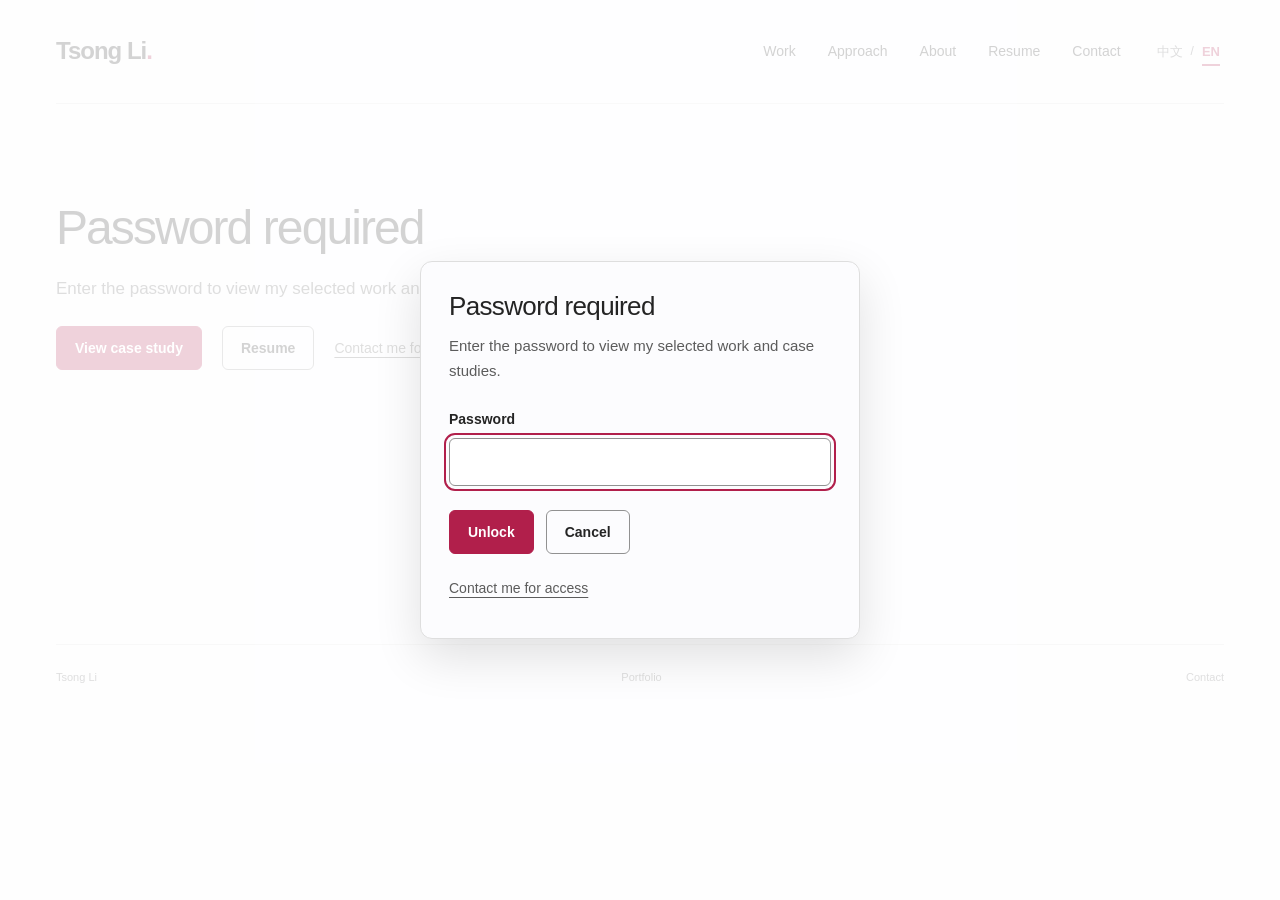
<file: work/personal-finance.html>
<!doctype html>
<html lang="en">
<head>
  <meta charset="utf-8">
  <meta name="viewport" content="width=device-width, initial-scale=1">
  <meta name="description" content="How Tsong Li designed Copilot Personal Finance from the ground up, then built an interactive prototype using the One Copilot design language.">
  <title>Copilot Personal Finance: Tsong Li Portfolio</title>
  <script>
    (() => {
      const param = new URLSearchParams(window.location.search).get("scoutTheme");
      const theme =
        param || (window.matchMedia("(prefers-color-scheme: dark)").matches ? "dark" : "light");
      document.documentElement.setAttribute("data-theme", theme);
    })();
  </script>
  <style>
    :root {
      color-scheme: light;
      --cp-bg: #f7f4ef;
      --cp-bg-elevated: #fcfbf8;
      --cp-surface: #ffffff;
      --cp-surface-soft: #f5f5f5;
      --cp-border: #dedede;
      --cp-border-strong: #919191;
      --cp-text: #242424;
      --cp-text-muted: #5c5c5c;
      --cp-text-soft: #6f6f6f;
      --cp-accent: #b11f4b;
      --cp-accent-hover: #9a1a41;
      --cp-accent-soft: rgba(177, 31, 75, 0.08);
      --cp-accent-fg: #ffffff;
      --cp-success: #16a34a;
      --cp-danger: #dc2626;
      --cp-warning: #f59e0b;
      --cp-link: #0078d4;
      --cp-shadow: 0 18px 48px rgba(0, 0, 0, 0.12);
      --cp-overlay: rgba(255, 255, 255, 0.8);
      --cp-panel: rgba(255, 255, 255, 0.86);
      --cp-panel-strong: rgba(255, 255, 255, 0.96);
      --cp-sheen: rgba(255, 255, 255, 0.55);
      --cp-highlight: rgba(177, 31, 75, 0.12);
    }
    html[data-theme="dark"] {
      color-scheme: dark;
      --cp-bg: #3d3b3a;
      --cp-bg-elevated: #343231;
      --cp-surface: #292929;
      --cp-surface-soft: #2e2e2e;
      --cp-border: #474747;
      --cp-border-strong: #5f5f5f;
      --cp-text: #dedede;
      --cp-text-muted: #919191;
      --cp-text-soft: #b0b0b0;
      --cp-accent: #fd8ea1;
      --cp-accent-hover: #fb7b91;
      --cp-accent-soft: rgba(253, 142, 161, 0.14);
      --cp-accent-fg: #1a1a1a;
      --cp-success: #4ade80;
      --cp-danger: #f87171;
      --cp-warning: #fbbf24;
      --cp-link: #4da6ff;
      --cp-shadow: 0 18px 48px rgba(0, 0, 0, 0.32);
      --cp-overlay: rgba(41, 41, 41, 0.88);
      --cp-panel: rgba(41, 41, 41, 0.72);
      --cp-panel-strong: rgba(41, 41, 41, 0.96);
      --cp-sheen: rgba(255, 255, 255, 0.04);
      --cp-highlight: rgba(253, 142, 161, 0.12);
    }
  </style>
  <script src="/language-init.js"></script>
  <link rel="stylesheet" href="/styles.css?v=visitor-access-20261016b">
  <script src="/translations.js?v=visitor-access-20261016b" defer></script>
  <script src="/access.js?v=public-listing-20261026" defer></script>
  <script src="/app.js?v=visitor-access-20261016b" defer></script>
</head>
<body class="case-page">
  <a class="skip-link" href="#main">Skip to content</a>
  <header class="site-header wrap">
    <a class="wordmark" href="/" aria-label="Tsong Li, home">Tsong Li<span class="wordmark-dot" aria-hidden="true">.</span></a>
    <nav aria-label="Main navigation"><a href="/#work">Work</a><a href="/#approach">Approach</a><a href="/#about">About</a><a href="/resume.html">Resume</a><a href="/#contact">Contact</a></nav>
  </header>

  <main id="main" class="wrap access-case" data-access-shell aria-labelledby="access-heading">
    <h1 id="access-heading">Password required</h1>
    <p>Enter the password to view my selected work and case studies.</p>
    <div class="access-actions">
      <button class="access-primary" type="button" data-unlock-work>View case study</button>
      <a class="access-secondary" href="/resume.html">Resume</a>
      <a class="access-contact" href="/#contact">Contact me for access</a>
    </div>
    <noscript><p class="access-noscript">Enable JavaScript to enter the password.</p></noscript>
  </main>
  <footer class="site-footer wrap" data-access-shell><span>Tsong Li</span><span>Portfolio</span><a href="/#contact">Contact</a></footer>
  <template id="protected-work" data-access-kind="case">
<main id="protected-main" class="wrap">
    <section class="case-hero" aria-labelledby="case-title">
      <div class="case-breadcrumb"><a class="case-return" href="/#work"><span class="case-return-arrow" aria-hidden="true">←</span><span>Selected work</span></a><span class="index-label">03 / Conversational decision support</span></div>
      <h1 id="case-title">Copilot Personal Finance: room to think through a choice<span class="accent-text">.</span></h1>
      <p class="case-principle">A conversational prototype for exploring credit-card needs and comparing relevant benefits.</p>
      <dl class="case-facts" aria-label="At a glance">
        <div><dt>Product / Year</dt><dd>Microsoft Copilot<br>2026</dd></div>
        <div><dt>Contribution</dt><dd>I designed the experience from the ground up, then built and refined an interactive prototype using the One Copilot design language</dd></div>
        <div><dt>Scope</dt><dd>Five preset credit-card needs, comparative responses, and persistent card details</dd></div>
        <div><dt>Outcome</dt><dd>Passed design review; rapid UAT supported taking the direction further</dd></div>
      </dl>
    </section>

    <figure class="pf-overview-figure">
      <img src="/assets/personal-finance-prototype-overview-1600.webp" srcset="/assets/personal-finance-prototype-overview-800.webp 800w, /assets/personal-finance-prototype-overview-1600.webp 1600w" sizes="(max-width: 600px) calc(100vw - 40px), (max-width: 1100px) calc(100vw - 64px), (max-width: 1264px) calc(100vw - 96px), 1168px" width="1920" height="1080" decoding="async" alt="Complete prototype composition with a credit-card conversation, comparison cards, and a persistent details panel, beside a separate insurance design direction.">
      <a class="pf-fullsize-link" href="/assets/personal-finance-prototype-overview.png">View full-size design image</a>
      <figcaption>Prototype views show the conversation and persistent card details alongside a separate insurance design direction. Example terms and figures are illustrative, not verified offers or live recommendations. The insurance design is an exploration, not a delivered design.</figcaption>
    </figure>

    <div class="case-story">
      <aside class="case-contents">
        <p class="eyebrow">In this case</p>
        <nav aria-label="Case contents">
          <a href="#context">01 / Overview &amp; context</a>
          <a href="#contribution">02 / My contribution</a>
          <a href="#decisions">03 / Keeping the conversation useful</a>
          <a href="#validation">04 / The prototype and its review</a>
          <a href="#outcome">05 / What people said</a>
          <a href="#takeaway">06 / What I took forward</a>
        </nav>
      </aside>
      <div class="story-sections">
        <section id="context" class="story-section">
          <p class="eyebrow">01 / Overview &amp; context</p>
          <h2>Let the conversation follow the person’s priorities.</h2>
          <p>Searching for a financial product can mean switching websites, filling out the same information repeatedly, and comparing terms that are hard to line up. The broader Copilot vision aimed to support more of that process, from comparison and application to managing fees and renewals over time. My work focused on credit-card exploration, using conversation to help people clarify their goals and weigh their options.</p>
          <p>A fixed questionnaire can feel restrictive when people's priorities change as they learn more. I explored a conversation where they could explain what mattered in their own words, revisit those needs, and answer follow-up questions to clarify their priorities. I developed the interaction in a prototype with preset scenarios and content.</p>
        </section>

        <section id="contribution" class="story-section">
          <p class="eyebrow">02 / My contribution</p>
          <h2>I brought the idea to life as an interactive prototype.</h2>
          <p>I designed the experience from the ground up, then built and refined an interactive prototype using the One Copilot design language. It combined conversation, comparison formats, and persistent card details. AI helped me implement and iterate the interactions; I set the design direction and decided what to change. Reviewers and participants could follow a specific need through the flow and see the supporting information alongside the conversation.</p>
          <p>The working interactions gave reviewers more to discuss and test than static screens alone.</p>
        </section>

        <section id="decisions" class="story-section">
          <p class="eyebrow">03 / Design decisions</p>
          <h2>Keep the conversation open, but give it shape.</h2>
          <p>I made three design choices to keep the conversation flexible and the comparisons easy to follow.</p>
          <dl class="format-directions">
            <div><dt>Let priorities<br> change</dt><dd>The conversation opened with a brief question about the person's goal. Follow-up questions could refine their priorities without committing them to a fixed questionnaire.</dd></div>
            <div><dt>Surface the right<br> signals</dt><dd>Cashback, travel rewards, balance transfers, building credit, and lower interest or fees each required different information for comparison, such as rewards, eligibility, potential savings, or credit growth. Cards brought the next useful details into view while allowing the conversation to continue.</dd></div>
            <div><dt>Make value<br> inspectable</dt><dd>A persistent detail panel beside the conversation gave people a place to compare options. It was designed to break down annual value, show break-even points, estimate savings, and explain why an option might fit, with its assumptions and trade-offs. People could inspect those details and return to the conversation without losing context.</dd></div>
          </dl>
          <div class="pf-scenario-evidence" aria-labelledby="pf-detail-title">
            <h3 id="pf-detail-title">The detail changed with the goal.</h3>
            <p>The full board uses a shared hierarchy for card identity, product details, and trust information. The supporting information varies across travel, building credit, cashback, and balance-transfer scenarios. These are prototype examples, not fixed fields or verified product terms.</p>
            <figure class="pf-detail-figure">
              <img src="/assets/personal-finance-detail-board-1600.webp" srcset="/assets/personal-finance-detail-board-800.webp 800w, /assets/personal-finance-detail-board-1600.webp 1600w" sizes="(max-width: 600px) calc(100vw - 40px), (max-width: 800px) calc(100vw - 64px), (max-width: 1100px) calc(100vw - 300px), (max-width: 1264px) calc(100vw - 448px), 816px" width="3420" height="3728" loading="lazy" decoding="async" alt="Complete detail board with an annotated framework, four scenario-specific card-detail examples, and their conversation views.">
              <a class="pf-fullsize-link" href="/assets/personal-finance-detail-board.png">View complete detail board</a>
              <figcaption>A shared identity, product-detail, and trust hierarchy, with four scenario examples and their conversation views.</figcaption>
            </figure>
            <p class="pf-evidence-note">All displayed figures and terms are illustrative prototype content, not verified financial offers, eligibility decisions, or live service results.</p>
          </div>
        </section>

        <section id="validation" class="story-section">
          <p class="eyebrow">04 / Prototype &amp; validation</p>
          <h2>An AI-assisted build made the flow interactive.</h2>
          <p>I designed the interaction and used AI assistance to build and refine a working prototype. The full recording follows a goal-led prompt, questions about spending, travel-card comparisons with persistent details, and a path for building credit. Its scenarios and content are preset, not generated by a live model.</p>
          <figure class="pf-video-figure">
            <video controls playsinline muted preload="none" width="1728" height="1080" poster="/assets/personal-finance-ai-interactive-prototype-poster.jpg" aria-label="Full recording of an AI-assisted interactive credit-card prototype, with audio muted by default" aria-describedby="pf-video-caption pf-video-note">
              <source src="/assets/personal-finance-ai-interactive-prototype.mp4" type="video/mp4">
              <a href="/assets/personal-finance-ai-interactive-prototype.mp4">Open the prototype video file</a>
            </video>
            <figcaption id="pf-video-caption">AI-assisted interactive prototype walkthrough, showing goal clarification, travel-card comparisons with persistent details, and a build-credit path.</figcaption>
          </figure>
          <p id="pf-video-note" class="pf-media-note">The complete original 53-second recording has no frames or audio removed; playback starts muted. It shows a prototype, not a launched service.</p>
          <p><a class="pf-prototype-source" href="https://github.com/tsongli_microsoft/personal-finance-credit-card" target="_blank" rel="noopener noreferrer">View prototype source on GitHub <span class="sr-only">(opens in a new tab)</span></a></p>
          <p class="pf-evidence-note">Card terms, estimated values, approval indicators, and review excerpts are illustrative prototype content, not verified offers, eligibility decisions, customer evidence, or live results.</p>
          <p>We used the prototype in design review and rapid user acceptance testing (UAT) to evaluate the credit-card interaction. In a separate insurance exploration, I applied the same goal-led framework to reviewing current policies, identifying gaps or overlap, considering better-fit options, and weighing whether to keep, adjust, or switch policies.</p>
        </section>

        <section id="outcome" class="story-section">
          <p class="eyebrow">05 / Outcome</p>
          <h2>People valued a more direct way to compare.</h2>
          <p>The design passed review, and rapid UAT supported taking the direction further. Participants liked getting recommendations through conversation because they could avoid repeatedly switching websites to compare information.</p>
          <p>Participants also found it easier to identify benefits relevant to their goals in the card details, which helped them compare options.</p>
          <p>The feedback supported giving people a direct answer while keeping details nearby for closer comparison.</p>
        </section>

        <section id="takeaway" class="story-section outcome-section">
          <p class="eyebrow">06 / Design takeaway</p>
          <h2>Make room to understand why a choice might fit.</h2>
          <p>People need to see the available options and understand why one might fit their goal. A useful comparison shows the relevant value, assumptions, and trade-offs while allowing priorities to change during the conversation.</p>
          <p>I came away with a reusable framework for different scenarios, rather than a fixed recommendation path. It starts with a person's goal, presents the information relevant to it, and keeps evidence and context available throughout the comparison.</p>
        </section>
      </div>
    </div>
    <div class="case-closing"><a class="text-link case-return" href="/#personal-finance"><span class="case-return-arrow" aria-hidden="true">←</span><span>Back to selected work</span></a><a href="/work/think-deeper.html">Next case / Think Deeper</a></div>
  </main>
  <footer class="site-footer wrap"><span>Tsong Li <span class="footer-divider">/</span> Personal Finance</span><span>Microsoft Copilot · Case study</span><a href="#main">Back to top</a></footer>
  </template>
</body>
</html>
</file>
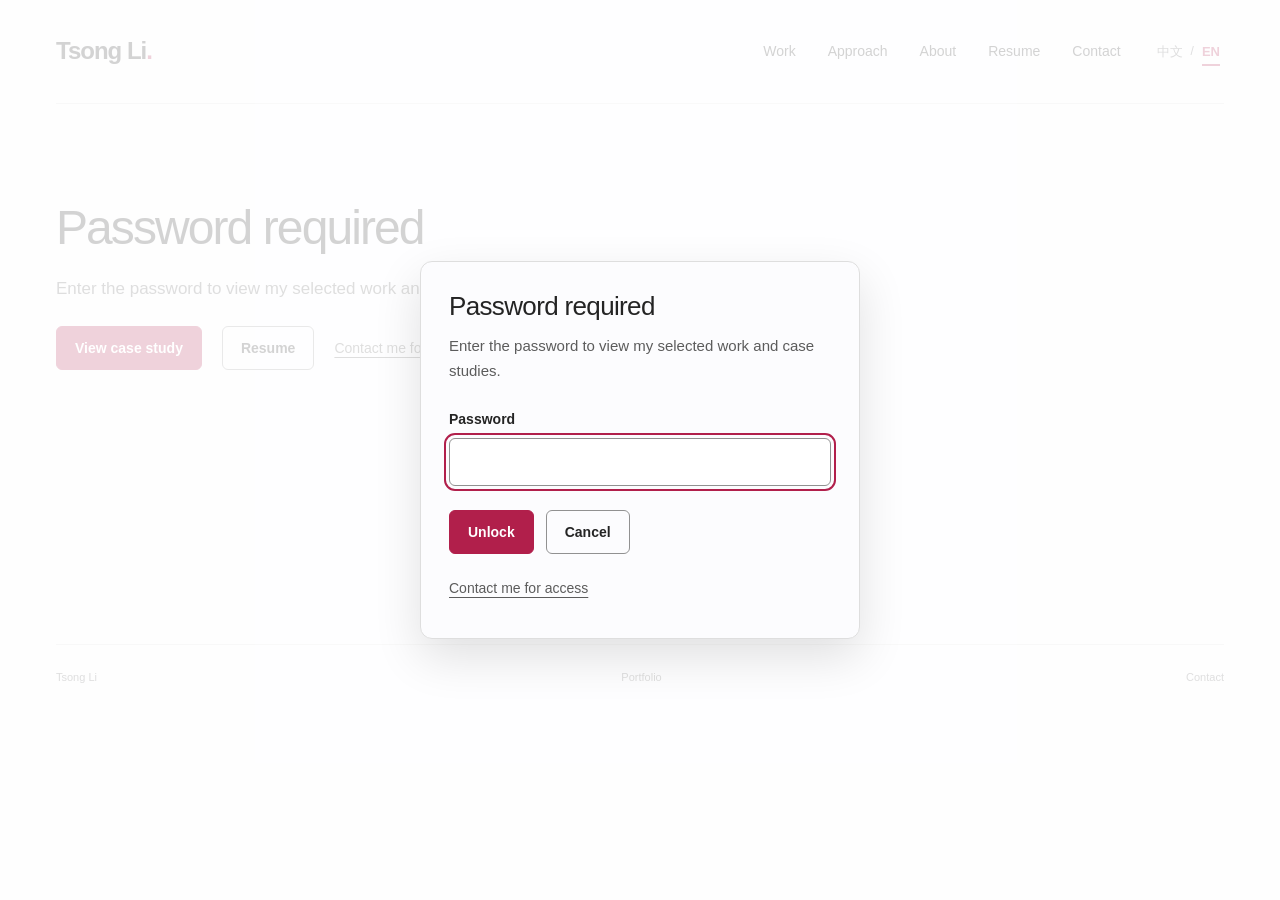
<file: work/private-chat.html>
<!doctype html>
<html lang="en">
<head>
  <meta charset="utf-8">
  <meta name="viewport" content="width=device-width, initial-scale=1">
  <meta name="description" content="How Tsong Li designed Copilot Temporary Chat for web and mobile, explored paired entry and exit animations, and adapted the mode control for launch when the animations could not ship.">
  <title>Copilot Temporary Chat: Tsong Li Portfolio</title>
  <script>
    (() => {
      const param = new URLSearchParams(window.location.search).get("scoutTheme");
      const theme =
        param || (window.matchMedia("(prefers-color-scheme: dark)").matches ? "dark" : "light");
      document.documentElement.setAttribute("data-theme", theme);
    })();
  </script>
  <style>
    :root {
      color-scheme: light;
      --cp-bg: #f7f4ef;
      --cp-bg-elevated: #fcfbf8;
      --cp-surface: #ffffff;
      --cp-surface-soft: #f5f5f5;
      --cp-border: #dedede;
      --cp-border-strong: #919191;
      --cp-text: #242424;
      --cp-text-muted: #5c5c5c;
      --cp-text-soft: #6f6f6f;
      --cp-accent: #b11f4b;
      --cp-accent-hover: #9a1a41;
      --cp-accent-soft: rgba(177, 31, 75, 0.08);
      --cp-accent-fg: #ffffff;
      --cp-success: #16a34a;
      --cp-danger: #dc2626;
      --cp-warning: #f59e0b;
      --cp-link: #0078d4;
      --cp-shadow: 0 18px 48px rgba(0, 0, 0, 0.12);
      --cp-overlay: rgba(255, 255, 255, 0.8);
      --cp-panel: rgba(255, 255, 255, 0.86);
      --cp-panel-strong: rgba(255, 255, 255, 0.96);
      --cp-sheen: rgba(255, 255, 255, 0.55);
      --cp-highlight: rgba(177, 31, 75, 0.12);
    }
    html[data-theme="dark"] {
      color-scheme: dark;
      --cp-bg: #3d3b3a;
      --cp-bg-elevated: #343231;
      --cp-surface: #292929;
      --cp-surface-soft: #2e2e2e;
      --cp-border: #474747;
      --cp-border-strong: #5f5f5f;
      --cp-text: #dedede;
      --cp-text-muted: #919191;
      --cp-text-soft: #b0b0b0;
      --cp-accent: #fd8ea1;
      --cp-accent-hover: #fb7b91;
      --cp-accent-soft: rgba(253, 142, 161, 0.14);
      --cp-accent-fg: #1a1a1a;
      --cp-success: #4ade80;
      --cp-danger: #f87171;
      --cp-warning: #fbbf24;
      --cp-link: #4da6ff;
      --cp-shadow: 0 18px 48px rgba(0, 0, 0, 0.32);
      --cp-overlay: rgba(41, 41, 41, 0.88);
      --cp-panel: rgba(41, 41, 41, 0.72);
      --cp-panel-strong: rgba(41, 41, 41, 0.96);
      --cp-sheen: rgba(255, 255, 255, 0.04);
      --cp-highlight: rgba(253, 142, 161, 0.12);
    }
  </style>
  <script src="/language-init.js"></script>
  <link rel="stylesheet" href="/styles.css?v=visitor-access-20261016b">
  <script src="/translations.js?v=visitor-access-20261016b" defer></script>
  <script src="/access.js?v=public-listing-20261026" defer></script>
  <script src="/app.js?v=visitor-access-20261016b" defer></script>
</head>
<body class="case-page">
  <a class="skip-link" href="#main">Skip to content</a>
  <header class="site-header wrap">
    <a class="wordmark" href="/" aria-label="Tsong Li, home">Tsong Li<span class="wordmark-dot" aria-hidden="true">.</span></a>
    <nav aria-label="Main navigation"><a href="/#work">Work</a><a href="/#approach">Approach</a><a href="/#about">About</a><a href="/resume.html">Resume</a><a href="/#contact">Contact</a></nav>
  </header>

  <main id="main" class="wrap access-case" data-access-shell aria-labelledby="access-heading">
    <h1 id="access-heading">Password required</h1>
    <p>Enter the password to view my selected work and case studies.</p>
    <div class="access-actions">
      <button class="access-primary" type="button" data-unlock-work>View case study</button>
      <a class="access-secondary" href="/resume.html">Resume</a>
      <a class="access-contact" href="/#contact">Contact me for access</a>
    </div>
    <noscript><p class="access-noscript">Enable JavaScript to enter the password.</p></noscript>
  </main>
  <footer class="site-footer wrap" data-access-shell><span>Tsong Li</span><span>Portfolio</span><a href="/#contact">Contact</a></footer>
  <template id="protected-work" data-access-kind="case">
<main id="protected-main" class="wrap">
    <section class="case-hero" aria-labelledby="case-title">
      <div class="case-breadcrumb"><a class="case-return" href="/#copilot-core"><span class="case-return-arrow" aria-hidden="true">←</span><span>Selected work</span></a><span class="index-label">Privacy &amp; mode clarity</span></div>
      <h1 id="case-title">Copilot Temporary Chat: make the mode clear<span class="accent-text">.</span></h1>
      <p class="case-principle">Temporary Chat should be easy to find and clear once it is active.</p>
      <dl class="case-facts" aria-label="At a glance">
        <div><dt>Product</dt><dd>Microsoft Copilot<br>Temporary Chat</dd></div>
        <div><dt>Contribution</dt><dd>End-to-end product design across web and mobile</dd></div>
        <div><dt>Scope</dt><dd>Flows, interactions, interface design, and exploration of entry points, icons, and motion</dd></div>
        <div><dt>Delivery</dt><dd>The web and mobile experience shipped; the paired transition animations did not</dd></div>
      </dl>
    </section>

    <figure class="temporary-chat-overview temporary-chat-visual">
      <picture>
        <source type="image/webp" srcset="/assets/temporary-chat-overview-800.webp 800w, /assets/temporary-chat-overview-1600.webp 1600w, /assets/temporary-chat-overview-2400.webp 2400w" sizes="(max-width: 600px) calc(100vw - 40px), (max-width: 1100px) calc(100vw - 64px), (max-width: 1264px) calc(100vw - 96px), 1168px">
        <img src="/assets/temporary-chat-overview.png" width="3840" height="2160" loading="lazy" decoding="async" alt="Copilot Temporary Chat concepts across desktop and mobile, showing a temporary-mode indicator and conversation entry views.">
      </picture>
      <figcaption>Desktop and mobile Temporary Chat concepts, showing the mode indicator and conversation entry views.</figcaption>
      <a class="case-image-link" href="/assets/temporary-chat-overview.png" target="_blank" rel="noopener noreferrer">View full-size Temporary Chat design <span class="sr-only">(opens in a new tab)</span></a>
    </figure>

    <div class="case-story">
      <aside class="case-contents">
        <p class="eyebrow">In this case</p>
        <nav aria-label="Case contents">
          <a href="#context">01 / Context &amp; contribution</a>
          <a href="#clarity">02 / Finding and recognizing the mode</a>
          <a href="#motion">03 / Motion exploration</a>
          <a href="#adaptation">04 / What shipped instead</a>
          <a href="#delivery">05 / Delivery</a>
          <a href="#takeaway">06 / Design takeaway</a>
        </nav>
      </aside>
      <div class="story-sections">
        <section id="context" class="story-section">
          <p class="eyebrow">01 / Context &amp; contribution</p>
          <h2>Help people find the mode and recognize it once they are in.</h2>
          <p>User research revealed significant privacy concerns. Worries about how conversations might be remembered or used could keep people from engaging fully with Copilot. The Productivity Core squad was developing an option for temporary conversations about personal, sensitive, or taboo topics, later named Temporary Chat. My work focused on making the option easy to find and the active mode clear once a conversation began.</p>
          <p>I led end-to-end design for web and mobile, working with the wider product team on flows, interactions, and interface details. I focused on three moments in the experience: finding the option, recognizing when it was active, and knowing when the conversation returned to standard mode.</p>
        </section>

        <section id="clarity" class="story-section">
          <p class="eyebrow">02 / Discoverability &amp; state</p>
          <h2>Finding the mode is only the first step.</h2>
          <p>The interface needed to make the entry recognizable and show when Temporary Chat was active throughout the conversation.</p>
          <p>I explored entry-point treatments and icons to make Temporary Chat easy to find and its active state easy to recognize. These cues were intended to support people discussing personal topics by giving them a visible state to check during the conversation.</p>
        </section>

        <section id="motion" class="story-section">
          <p class="eyebrow">03 / Motion exploration (not shipped)</p>
          <h2>Let the transition tell one story, in both directions.</h2>
          <p>One concept paired entry and exit animations. On entry, the interface moved from a standard conversation to a fresh screen labeled Temporary Chat. On exit, the conversation blurred as the interface returned to the standard start screen.</p>
          <p>The Design Council responded positively to the paired concept. Its motion made the intended mode switch visible.</p>
          <figure class="temporary-chat-motion">
            <h3>Entering Temporary Chat</h3>
            <video controls muted playsinline preload="none" width="2878" height="2158" poster="/assets/temporary-chat-enter-poster.webp" aria-label="Temporary Chat entrance motion, an unshipped concept" aria-describedby="temporary-chat-enter-caption">
              <source src="/assets/temporary-chat-enter-motion.mp4" type="video/mp4">
            </video>
            <figcaption id="temporary-chat-enter-caption">Unshipped entrance exploration: the interface moves from a standard conversation to a fresh screen labeled for Temporary Chat. <a class="case-image-link" href="/assets/temporary-chat-enter-motion.mp4" target="_blank" rel="noopener noreferrer">Open the entrance motion file <span class="sr-only">(opens in a new tab)</span></a></figcaption>
          </figure>
          <figure class="temporary-chat-motion">
            <h3>Leaving Temporary Chat</h3>
            <video controls muted playsinline preload="none" width="2874" height="1854" poster="/assets/temporary-chat-exit-poster.webp" aria-label="Temporary Chat exit motion, an unshipped concept" aria-describedby="temporary-chat-exit-caption">
              <source src="/assets/temporary-chat-exit-motion.mp4" type="video/mp4">
            </video>
            <figcaption id="temporary-chat-exit-caption">Unshipped exit exploration: the conversation blurs as the interface returns to the standard start screen. <a class="case-image-link" href="/assets/temporary-chat-exit-motion.mp4" target="_blank" rel="noopener noreferrer">Open the exit motion file <span class="sr-only">(opens in a new tab)</span></a></figcaption>
          </figure>
        </section>

        <section id="adaptation" class="story-section">
          <p class="eyebrow">04 / Shipped adaptation</p>
          <h2>Keep the active state clear without animation.</h2>
          <p>Implementation constraints kept both transition animations out of the launch. The interface still needed to make the active mode clear without relying on motion.</p>
          <dl class="format-directions">
            <div><dt>Explored<br> not shipped</dt><dd>The paired entry and exit animations made the mode change expressive. The concept received positive feedback from the Design Council, but neither animation shipped.</dd></div>
            <div><dt>Adapted<br> and shipped</dt><dd>I changed the mode control from toggle styling to primary-button styling, making the active Temporary Chat state more prominent without relying on motion.</dd></div>
          </dl>
          <p>The control made the active mode more visible during the conversation, preserving the intent of the unshipped transitions.</p>
        </section>

        <section id="delivery" class="story-section">
          <p class="eyebrow">05 / Delivery</p>
          <h2>The mode shipped on web and mobile.</h2>
          <p>The shipped version used primary-button styling to make the active mode more prominent. The paired transitions remained a design exploration.</p>
          <p>The primary-button styling shipped on web and mobile, keeping the active-mode cue visible during the conversation. It was designed to make the intended boundary of Temporary Chat easier to recognize.</p>
        </section>

        <section id="takeaway" class="story-section outcome-section">
          <p class="eyebrow">06 / Design takeaway</p>
          <h2>Clarity has to last beyond the transition.</h2>
          <p>The entry can set expectations, but people still need a recognizable cue once they are in the mode. I learned to treat discovery and the active state as one continuous experience, then adapt the design to what could ship.</p>
        </section>
      </div>
    </div>
    <div class="case-closing"><a class="text-link case-return" href="/#private-chat"><span class="case-return-arrow" aria-hidden="true">←</span><span>Back to selected work</span></a><a href="/work/think-deeper.html">Next case / Think Deeper</a></div>
  </main>
  <footer class="site-footer wrap"><span>Tsong Li <span class="footer-divider">/</span> Temporary Chat</span><span>Microsoft Copilot · Case study</span><a href="#main">Back to top</a></footer>
  </template>
</body>
</html>
</file>
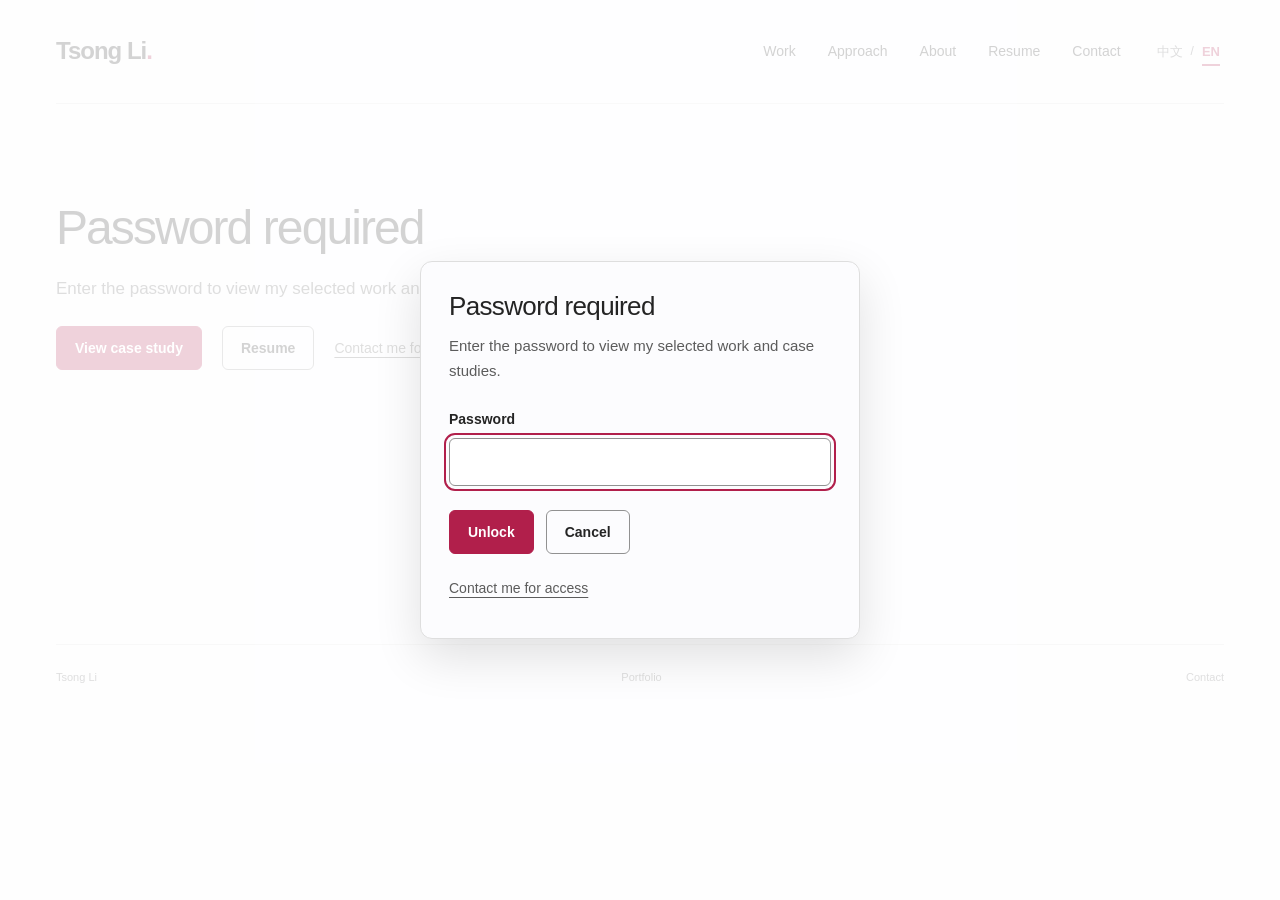
<file: work/tax-cti.html>
<!doctype html>
<html lang="en">
<head>
  <meta charset="utf-8">
  <meta name="viewport" content="width=device-width, initial-scale=1">
  <meta name="description" content="How Tsong Li used AI-assisted prototyping, finance validation, and frontend feedback to bring a Microsoft Advertising tax workflow into alignment with its design system.">
  <title>Tax CTI: Tsong Li Portfolio</title>
  <script>
    (() => {
      const param = new URLSearchParams(window.location.search).get("scoutTheme");
      const theme =
        param || (window.matchMedia("(prefers-color-scheme: dark)").matches ? "dark" : "light");
      document.documentElement.setAttribute("data-theme", theme);
    })();
  </script>
  <style>
    :root {
      color-scheme: light;
      --cp-bg: #f7f4ef;
      --cp-bg-elevated: #fcfbf8;
      --cp-surface: #ffffff;
      --cp-surface-soft: #f5f5f5;
      --cp-border: #dedede;
      --cp-border-strong: #919191;
      --cp-text: #242424;
      --cp-text-muted: #5c5c5c;
      --cp-text-soft: #6f6f6f;
      --cp-accent: #b11f4b;
      --cp-accent-hover: #9a1a41;
      --cp-accent-soft: rgba(177, 31, 75, 0.08);
      --cp-accent-fg: #ffffff;
      --cp-success: #16a34a;
      --cp-danger: #dc2626;
      --cp-warning: #f59e0b;
      --cp-link: #0078d4;
      --cp-shadow: 0 18px 48px rgba(0, 0, 0, 0.12);
      --cp-overlay: rgba(255, 255, 255, 0.8);
      --cp-panel: rgba(255, 255, 255, 0.86);
      --cp-panel-strong: rgba(255, 255, 255, 0.96);
      --cp-sheen: rgba(255, 255, 255, 0.55);
      --cp-highlight: rgba(177, 31, 75, 0.12);
    }
    html[data-theme="dark"] {
      color-scheme: dark;
      --cp-bg: #3d3b3a;
      --cp-bg-elevated: #343231;
      --cp-surface: #292929;
      --cp-surface-soft: #2e2e2e;
      --cp-border: #474747;
      --cp-border-strong: #5f5f5f;
      --cp-text: #dedede;
      --cp-text-muted: #919191;
      --cp-text-soft: #b0b0b0;
      --cp-accent: #fd8ea1;
      --cp-accent-hover: #fb7b91;
      --cp-accent-soft: rgba(253, 142, 161, 0.14);
      --cp-accent-fg: #1a1a1a;
      --cp-success: #4ade80;
      --cp-danger: #f87171;
      --cp-warning: #fbbf24;
      --cp-link: #4da6ff;
      --cp-shadow: 0 18px 48px rgba(0, 0, 0, 0.32);
      --cp-overlay: rgba(41, 41, 41, 0.88);
      --cp-panel: rgba(41, 41, 41, 0.72);
      --cp-panel-strong: rgba(41, 41, 41, 0.96);
      --cp-sheen: rgba(255, 255, 255, 0.04);
      --cp-highlight: rgba(253, 142, 161, 0.12);
    }
  </style>
  <script src="/language-init.js"></script>
  <link rel="stylesheet" href="/styles.css?v=visitor-access-20261016b">
  <script src="/translations.js?v=visitor-access-20261016b" defer></script>
  <script src="/access.js?v=public-listing-20261026" defer></script>
  <script src="/app.js?v=visitor-access-20261016b" defer></script>
</head>
<body class="case-page">
  <a class="skip-link" href="#main">Skip to content</a>
  <header class="site-header wrap">
    <a class="wordmark" href="/" aria-label="Tsong Li, home">Tsong Li<span class="wordmark-dot" aria-hidden="true">.</span></a>
    <nav aria-label="Main navigation"><a href="/#work">Work</a><a href="/#approach">Approach</a><a href="/#about">About</a><a href="/resume.html">Resume</a><a href="/#contact">Contact</a></nav>
  </header>

  <main id="main" class="wrap access-case" data-access-shell aria-labelledby="access-heading">
    <h1 id="access-heading">Password required</h1>
    <p>Enter the password to view my selected work and case studies.</p>
    <div class="access-actions">
      <button class="access-primary" type="button" data-unlock-work>View case study</button>
      <a class="access-secondary" href="/resume.html">Resume</a>
      <a class="access-contact" href="/#contact">Contact me for access</a>
    </div>
    <noscript><p class="access-noscript">Enable JavaScript to enter the password.</p></noscript>
  </main>
  <footer class="site-footer wrap" data-access-shell><span>Tsong Li</span><span>Portfolio</span><a href="/#contact">Contact</a></footer>
  <template id="protected-work" data-access-kind="case">
<main id="protected-main" class="wrap">
    <section class="case-hero" aria-labelledby="case-title">
      <div class="case-breadcrumb"><a class="case-return" href="/#advertising-platform"><span class="case-return-arrow" aria-hidden="true">←</span><span>Selected work</span></a><span class="index-label">Tax operations · 2026</span></div>
      <h1 id="case-title">Tax CTI: keep the workflow; make the prototype fit the system<span class="accent-text">.</span></h1>
      <p class="case-principle">I used AI to prototype a complex tax workflow, then narrowed its scope and rebuilt it with feedback from finance and engineering.</p>
      <dl class="case-facts" aria-label="At a glance">
        <div><dt>Context</dt><dd>Microsoft Advertising tax operations</dd></div>
        <div><dt>My role</dt><dd>Product design, AI-assisted prototyping, and cross-functional collaboration</dd></div>
        <div><dt>Focus</dt><dd>Clarifying and validating a three-stage tax-record workflow</dd></div>
        <div><dt>Handoff</dt><dd>Agreed logic incorporated into the PRD for engineering</dd></div>
      </dl>
    </section>

    <figure class="tax-cti-visual tax-cti-overview">
      <picture>
        <source type="image/webp" srcset="/assets/tax-cti-overview-800.webp 800w, /assets/tax-cti-overview-1600.webp 1600w, /assets/tax-cti-overview-2400.webp 2400w" sizes="(max-width: 600px) calc(100vw - 40px), (max-width: 1100px) calc(100vw - 64px), (max-width: 1264px) calc(100vw - 96px), 1168px">
        <img src="/assets/tax-cti-overview.png" width="3840" height="2160" loading="lazy" decoding="async" alt="An exploratory operations dashboard with history appears in front of a more focused three-stage bulk tax-record workflow.">
      </picture>
      <figcaption>An exploratory operations dashboard alongside a more focused bulk tax-record workflow.</figcaption>
      <a class="case-image-link" href="/assets/tax-cti-overview.png" target="_blank" rel="noopener noreferrer">View full-size Tax CTI design <span class="sr-only">(opens in a new tab)</span></a>
    </figure>

    <div class="case-story">
      <aside class="case-contents">
        <p class="eyebrow">In this case</p>
        <nav aria-label="Case contents">
          <a href="#ambiguity">01 / Make requirements concrete</a>
          <a href="#feedback">02 / Narrow the workflow</a>
          <a href="#requirements">03 / Keep requirements current</a>
          <a href="#rebuild">04 / Fit the platform system</a>
          <a href="#handoff">05 / Hand off validated decisions</a>
        </nav>
      </aside>
      <div class="story-sections">
        <section id="ambiguity" class="story-section">
          <p class="eyebrow">01 / Make requirements concrete</p>
          <h2>Turn scattered requirements into something people can review.</h2>
          <p>The tax-exemption operations request was complex, with requirements spread across a PRD and business-process documents. I started with the Microsoft Ads Platform shell, which included the design system and common patterns, and brought the requirements and workflow into VibeCanvas.</p>
          <p>With AI coding assistance, I turned those documents into an interactive first proposal. Separate prototype branches let me compare directions and retain earlier versions, giving finance stakeholders and developers a working proposal to review.</p>
        </section>

        <figure class="tax-cti-walkthrough-figure">
          <h3>Initial prototype walkthrough</h3>
          <video controls muted playsinline preload="none" width="1920" height="1080" poster="/assets/tax-cti-initial-poster.webp" aria-label="Initial Tax CTI prototype walkthrough with narration, muted by default" aria-describedby="tax-cti-initial-caption">
            <source src="/assets/tax-cti-initial-prototype.mp4" type="video/mp4">
          </video>
          <figcaption id="tax-cti-initial-caption">An early exploration of the tax-record workflow, before review narrowed its scope. Turn on sound in the player controls.</figcaption>
        </figure>

        <section id="feedback" class="story-section">
          <p class="eyebrow">02 / Narrow the workflow</p>
          <h2>The first proposal helped reveal what the workflow did not need.</h2>
          <p>The first version explored a dashboard, bulk updates, record history, and additional guidance. During review, finance stakeholders and developers agreed that a broader operations console was unnecessary. The task was to upload records, choose an update, validate the records, submit valid ones, and resolve failures.</p>
          <p>I narrowed the workflow to three stages: Prepare, Validate, and Results. Batch actions included marking records as exempt or taxable and recording certificate-review outcomes. I left out the unnecessary reporting and history views to keep the workflow focused on processing tax records and reviewing results.</p>
        </section>

        <section id="requirements" class="story-section">
          <p class="eyebrow">03 / Keep requirements current</p>
          <h2>Reconcile changes before carrying a decision forward.</h2>
          <p>Requirements kept changing after the first review. I used WorkIQ to compare the latest SharePoint PRD updates and comments with the earlier version, distinguishing confirmed changes from open questions.</p>
          <p>I incorporated confirmed feedback into a new prototype branch and kept open questions visible for review. This gave the team an updated proposal without treating unresolved assumptions as requirements.</p>
          <figure class="tax-cti-walkthrough-figure">
            <video controls muted playsinline preload="none" width="1816" height="1080" poster="/assets/tax-cti-walkthrough-poster.webp" aria-label="Tax CTI design walkthrough with narration, muted by default" aria-describedby="tax-cti-walkthrough-caption">
              <source src="/assets/tax-cti-walkthrough.mp4" type="video/mp4">
            </video>
            <figcaption id="tax-cti-walkthrough-caption">This narrated walkthrough shows how I used VibeCanvas to clarify requirements, compare prototypes, and apply the platform's design system to Tax CTI. Turn on sound in the player controls.</figcaption>
          </figure>
        </section>

        <section id="rebuild" class="story-section">
          <p class="eyebrow">04 / Fit the platform system</p>
          <h2>Make the working prototype fit the system it would use.</h2>
          <p>Frontend review found that the first interface resembled the platform but did not use its Storybook components. I kept the reviewed workflow and rebuilt the prototype with the platform's components, design tokens, and established patterns.</p>
          <figure class="tax-cti-visual tax-cti-stage-figure">
            <h3>Exploration</h3>
            <picture>
              <source type="image/webp" srcset="/assets/tax-cti-exploration-800.webp 800w, /assets/tax-cti-exploration-1600.webp 1600w, /assets/tax-cti-exploration-2400.webp 2400w" sizes="(max-width: 600px) calc(100vw - 40px), (max-width: 1100px) calc(100vw - 64px), (max-width: 1264px) calc(100vw - 96px), 1168px">
              <img src="/assets/tax-cti-exploration.png" width="3456" height="2168" loading="lazy" decoding="async" alt="Exploration prototype showing Prepare updates, Review, and Results stages with certificate-review options and a CSV upload area.">
            </picture>
            <figcaption>Exploration: a guided tax-record update flow with certificate-review options and a CSV input area.</figcaption>
            <a class="case-image-link" href="/assets/tax-cti-exploration.png" target="_blank" rel="noopener noreferrer">View full-size CTI Exploration <span class="sr-only">(opens in a new tab)</span></a>
          </figure>
          <p>The rebuilt prototype gave developers the reviewed workflow in the components and tokens they would use. It served as a design handoff; the full backend and operations tool were not being presented as shipped.</p>
          <figure class="tax-cti-visual tax-cti-stage-figure">
            <h3>System-aligned prototype</h3>
            <picture>
              <source type="image/webp" srcset="/assets/tax-cti-system-aligned-800.webp 800w, /assets/tax-cti-system-aligned-1600.webp 1600w, /assets/tax-cti-system-aligned-2400.webp 2400w" sizes="(max-width: 600px) calc(100vw - 40px), (max-width: 1100px) calc(100vw - 64px), (max-width: 1264px) calc(100vw - 96px), 1168px">
              <img src="/assets/tax-cti-system-aligned.png" width="3456" height="2168" loading="lazy" decoding="async" alt="System-aligned prototype showing a Customer Tax Indicator workspace, bulk tax-record updates, value guidance, and recent update runs.">
            </picture>
            <figcaption>System-aligned prototype: bulk apply shown within the broader Customer Tax Indicator workspace, alongside CTI value rules and recent bulk runs.</figcaption>
            <a class="case-image-link" href="/assets/tax-cti-system-aligned.png" target="_blank" rel="noopener noreferrer">View full-size System-aligned Prototype <span class="sr-only">(opens in a new tab)</span></a>
          </figure>
          <p>The interface changed while the workflow stayed stable. Finance partners could continue reviewing the agreed logic, and frontend partners could assess how it worked with their components.</p>
        </section>

        <section id="handoff" class="story-section outcome-section">
          <p class="eyebrow">05 / Hand off validated decisions</p>
          <h2>Carry the agreed workflow into engineering.</h2>
          <p>After finance stakeholders reviewed the focused workflow, I added the agreed logic to the PRD for engineering. The handoff included a finance-reviewed prototype built with the platform's design system and a clearer reference for implementation.</p>
          <p>After handoff, I heard that the production frontend closely followed the prototype's Storybook components and tokens, helping limit implementation effort and repeated rework.</p>
          <p>The prototype gave the team something to discuss. Review helped us understand the work, narrow the scope, and use the system the team would build with.</p>
        </section>
      </div>
    </div>
    <div class="case-closing"><a class="text-link case-return" href="/#tax-cti"><span class="case-return-arrow" aria-hidden="true">←</span><span>Back to selected work</span></a><a href="/work/chinese-typography.html">Next case / Chinese Typography</a></div>
  </main>
  <footer class="site-footer wrap"><span>Tsong Li <span class="footer-divider">/</span> Tax CTI</span><span>Microsoft Advertising · Case study</span><a href="#main">Back to top</a></footer>
  </template>
</body>
</html>
</file>
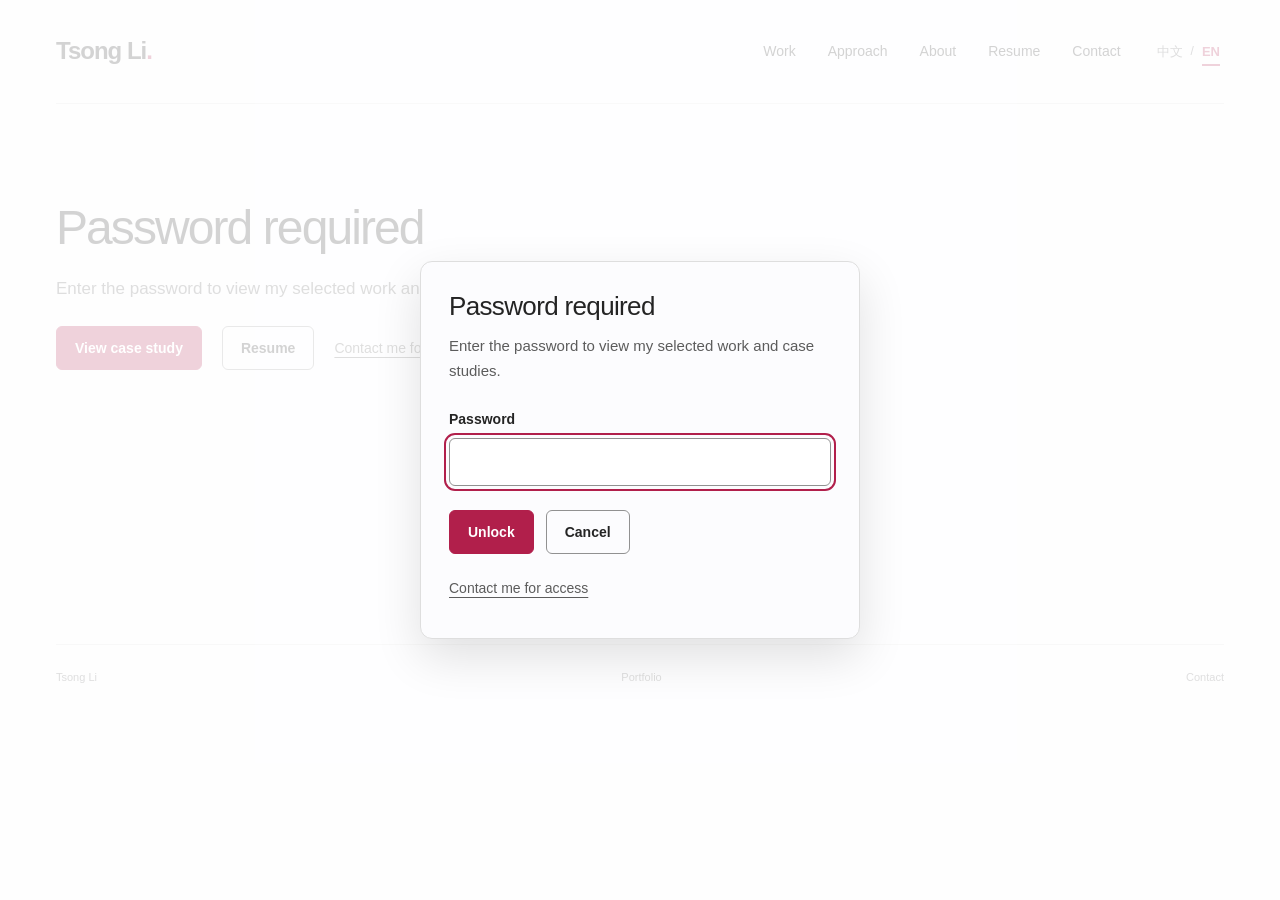
<file: work/think-deeper.html>
<!doctype html>
<html lang="en">
<head>
  <meta charset="utf-8">
  <meta name="viewport" content="width=device-width, initial-scale=1">
  <meta name="description" content="How Tsong Li compared three Think Deeper layouts to make high-level process explanations accessible while keeping the answer in view.">
  <title>Think Deeper: Tsong Li Portfolio</title>
  <script>
    (() => {
      const param = new URLSearchParams(window.location.search).get("scoutTheme");
      const theme =
        param || (window.matchMedia("(prefers-color-scheme: dark)").matches ? "dark" : "light");
      document.documentElement.setAttribute("data-theme", theme);
    })();
  </script>
  <style>
    :root {
      color-scheme: light;
      --cp-bg: #f7f4ef;
      --cp-bg-elevated: #fcfbf8;
      --cp-surface: #ffffff;
      --cp-surface-soft: #f5f5f5;
      --cp-border: #dedede;
      --cp-border-strong: #919191;
      --cp-text: #242424;
      --cp-text-muted: #5c5c5c;
      --cp-text-soft: #6f6f6f;
      --cp-accent: #b11f4b;
      --cp-accent-hover: #9a1a41;
      --cp-accent-soft: rgba(177, 31, 75, 0.08);
      --cp-accent-fg: #ffffff;
      --cp-success: #16a34a;
      --cp-danger: #dc2626;
      --cp-warning: #f59e0b;
      --cp-link: #0078d4;
      --cp-shadow: 0 18px 48px rgba(0, 0, 0, 0.12);
      --cp-overlay: rgba(255, 255, 255, 0.8);
      --cp-panel: rgba(255, 255, 255, 0.86);
      --cp-panel-strong: rgba(255, 255, 255, 0.96);
      --cp-sheen: rgba(255, 255, 255, 0.55);
      --cp-highlight: rgba(177, 31, 75, 0.12);
    }
    html[data-theme="dark"] {
      color-scheme: dark;
      --cp-bg: #3d3b3a;
      --cp-bg-elevated: #343231;
      --cp-surface: #292929;
      --cp-surface-soft: #2e2e2e;
      --cp-border: #474747;
      --cp-border-strong: #5f5f5f;
      --cp-text: #dedede;
      --cp-text-muted: #919191;
      --cp-text-soft: #b0b0b0;
      --cp-accent: #fd8ea1;
      --cp-accent-hover: #fb7b91;
      --cp-accent-soft: rgba(253, 142, 161, 0.14);
      --cp-accent-fg: #1a1a1a;
      --cp-success: #4ade80;
      --cp-danger: #f87171;
      --cp-warning: #fbbf24;
      --cp-link: #4da6ff;
      --cp-shadow: 0 18px 48px rgba(0, 0, 0, 0.32);
      --cp-overlay: rgba(41, 41, 41, 0.88);
      --cp-panel: rgba(41, 41, 41, 0.72);
      --cp-panel-strong: rgba(41, 41, 41, 0.96);
      --cp-sheen: rgba(255, 255, 255, 0.04);
      --cp-highlight: rgba(253, 142, 161, 0.12);
    }
  </style>
  <script src="/language-init.js"></script>
  <link rel="stylesheet" href="/styles.css?v=visitor-access-20261016b">
  <script src="/translations.js?v=visitor-access-20261016b" defer></script>
  <script src="/access.js?v=public-listing-20261026" defer></script>
  <script src="/app.js?v=visitor-access-20261016b" defer></script>
</head>
<body class="case-page">
  <a class="skip-link" href="#main">Skip to content</a>
  <header class="site-header wrap">
    <a class="wordmark" href="/" aria-label="Tsong Li, home">Tsong Li<span class="wordmark-dot" aria-hidden="true">.</span></a>
    <nav aria-label="Main navigation"><a href="/#work">Work</a><a href="/#approach">Approach</a><a href="/#about">About</a><a href="/resume.html">Resume</a><a href="/#contact">Contact</a></nav>
  </header>

  <main id="main" class="wrap access-case" data-access-shell aria-labelledby="access-heading">
    <h1 id="access-heading">Password required</h1>
    <p>Enter the password to view my selected work and case studies.</p>
    <div class="access-actions">
      <button class="access-primary" type="button" data-unlock-work>View case study</button>
      <a class="access-secondary" href="/resume.html">Resume</a>
      <a class="access-contact" href="/#contact">Contact me for access</a>
    </div>
    <noscript><p class="access-noscript">Enable JavaScript to enter the password.</p></noscript>
  </main>
  <footer class="site-footer wrap" data-access-shell><span>Tsong Li</span><span>Portfolio</span><a href="/#contact">Contact</a></footer>
  <template id="protected-work" data-access-kind="case">
<main id="protected-main" class="wrap">
    <section class="case-hero" aria-labelledby="case-title">
      <div class="case-breadcrumb"><a class="case-return" href="/#work"><span class="case-return-arrow" aria-hidden="true">←</span><span>Selected work</span></a><span class="index-label">01 / AI interaction framework</span></div>
      <h1 id="case-title">Think Deeper: keep the answer in view<span class="accent-text">.</span></h1>
      <p class="case-principle">Keep high-level process explanations easy to review alongside the answer.</p>
      <dl class="case-facts" aria-label="At a glance">
        <div><dt>Product / Year</dt><dd>Microsoft Copilot<br>2025</dd></div>
        <div><dt>Role</dt><dd>Design lead,<br>Think Deeper squad</dd></div>
        <div><dt>Scope</dt><dd>Three layout explorations and a framework recommendation for related contexts</dd></div>
        <div><dt>Outcome</dt><dd>The team adopted the side-by-side recommendation</dd></div>
      </dl>
    </section>

    <figure class="think-deeper-overview">
      <img src="/assets/think-deeper-comparison-overview-1600.webp" srcset="/assets/think-deeper-comparison-overview-800.webp 800w, /assets/think-deeper-comparison-overview-1600.webp 1600w" sizes="(max-width: 600px) calc(100vw - 40px), (max-width: 1100px) calc(100vw - 64px), (max-width: 1264px) calc(100vw - 96px), 1168px" width="1920" height="1080" loading="lazy" decoding="async" alt="Think Deeper comparison overview with an inline process explanation in the left view and the answer beside its explanation in the right view.">
      <figcaption>The inline exploration and the side-by-side direction adopted by the team, shown with the same response.</figcaption>
      <a class="case-image-link" href="/assets/think-deeper-comparison-overview.png" target="_blank" rel="noopener noreferrer">View the full comparison image <span class="sr-only">(opens in a new tab)</span></a>
    </figure>

    <section id="comparison" class="comparison-section" aria-labelledby="comparison-heading">
      <div class="comparison-toolbar">
        <div><h2 id="comparison-heading">Three layouts, compared in sequence.</h2><p>Watch each full exploration to compare the reading trade-offs.</p></div>
      </div>
      <div class="think-deeper-flows">
        <section class="think-deeper-flow" aria-labelledby="inline-heading">
          <h3 id="inline-heading">Inline</h3>
          <video controls muted playsinline preload="none" width="2390" height="1792" poster="/assets/think-deeper-inline-flow-poster.webp" aria-label="Full inline design exploration flow, muted by default" aria-describedby="inline-tradeoff">
            <source src="/assets/think-deeper-inline-flow.mp4" type="video/mp4">
            <a href="/assets/think-deeper-inline-flow.mp4">Open the full inline video</a>
          </video>
          <p class="think-deeper-tradeoff" id="inline-tradeoff"><strong>Advantage:</strong> The explanation stays in the conversation. <strong>Trade-off:</strong> As the explanation grows, it pushes the answer down and requires more scrolling.</p>
        </section>
        <section class="think-deeper-flow" aria-labelledby="pane-heading">
          <h3 id="pane-heading">Side pane</h3>
          <video controls muted playsinline preload="none" width="2394" height="1792" poster="/assets/think-deeper-side-pane-flow-poster.webp" aria-label="Full side-pane overlay design exploration flow, muted by default" aria-describedby="pane-tradeoff">
            <source src="/assets/think-deeper-side-pane-flow.mp4" type="video/mp4">
            <a href="/assets/think-deeper-side-pane-flow.mp4">Open the full side-pane video</a>
          </video>
          <p class="think-deeper-tradeoff" id="pane-tradeoff"><strong>Advantage:</strong> A separate pane can hold a longer explanation. <strong>Trade-off:</strong> The overlay obscures the answer, so readers cannot compare both at once.</p>
        </section>
        <section class="think-deeper-flow" aria-labelledby="split-heading">
          <h3 id="split-heading">Side by side</h3>
          <video controls muted playsinline preload="none" width="2874" height="2158" poster="/assets/think-deeper-side-by-side-flow-poster.webp" aria-label="Full side-by-side design exploration flow, muted by default" aria-describedby="split-tradeoff">
            <source src="/assets/think-deeper-side-by-side-flow.mp4" type="video/mp4">
            <a href="/assets/think-deeper-side-by-side-flow.mp4">Open the full side-by-side video</a>
          </video>
          <p class="think-deeper-tradeoff" id="split-tradeoff"><strong>Team decision:</strong> The team adopted this direction. <strong>Advantage:</strong> The answer and explanation stay visible together. <strong>Trade-off:</strong> The layout needs enough width, so narrower contexts need another arrangement.</p>
        </section>
      </div>
      <p class="think-deeper-evidence-note">The recordings use an electric-car comparison as sample content, not verified research. They show user-facing process explanations and have no audio.</p>
    </section>

    <div class="case-story">
      <aside class="case-contents">
        <p class="eyebrow">In this case</p>
        <nav aria-label="Case contents"><a href="#context">01 / The problem</a><a href="#decision">02 / The decision</a><a href="#framework">03 / The framework</a><a href="#outcome">04 / The outcome</a></nav>
      </aside>
      <div class="story-sections">
        <section id="context" class="story-section">
          <p class="eyebrow">01 / The problem</p>
          <h2>More context, without losing the answer.</h2>
          <p>Think Deeper aimed to present high-level process explanations alongside an answer. The challenge was to let people review those explanations without interrupting their task.</p>
          <p>I focused on user-facing explanations of how the response was organized, separate from the model's hidden reasoning.</p>
        </section>

        <section id="decision" class="story-section">
          <p class="eyebrow">02 / The decision</p>
          <h2>Three layouts brought the trade-offs into focus.</h2>
          <p>I used the same task to explore inline explanations, a side-pane overlay, and a side-by-side layout. This made their effects on the reading flow easier to compare.</p>
          <blockquote>My principle was to keep the answer in focus and the process explanation available to review.</blockquote>
          <p>Inline explanations pushed the answer down as they grew, while the overlay obscured it. The side-by-side layout kept both visible for comparison, but needed enough width. In narrow containers, the two areas needed a different arrangement.</p>
          <div class="think-deeper-detail-shots" role="group" aria-label="Design screenshots for the three layout explorations">
            <figure class="think-deeper-design">
              <img src="/assets/think-deeper-inline-design-1600.webp" srcset="/assets/think-deeper-inline-design-800.webp 800w, /assets/think-deeper-inline-design-1600.webp 1600w" sizes="(max-width: 600px) calc(100vw - 40px), (max-width: 800px) calc(50vw - 44px), (max-width: 1100px) calc(50vw - 162px), (max-width: 1264px) calc(50vw - 236px), 396px" width="1645" height="1279" loading="lazy" decoding="async" alt="Think Deeper inline design screenshot with the process explanation expanded within the conversation, taking up the answer's reading space.">
              <figcaption>Inline exploration: the explanation expands within the conversation.</figcaption>
              <a class="case-image-link" href="/assets/think-deeper-inline-design.png" target="_blank" rel="noopener noreferrer">View full inline design <span class="sr-only">(opens in a new tab)</span></a>
            </figure>
            <figure class="think-deeper-design">
              <img src="/assets/think-deeper-side-pane-design-1600.webp" srcset="/assets/think-deeper-side-pane-design-800.webp 800w, /assets/think-deeper-side-pane-design-1600.webp 1600w" sizes="(max-width: 600px) calc(100vw - 40px), (max-width: 800px) calc(50vw - 44px), (max-width: 1100px) calc(50vw - 162px), (max-width: 1264px) calc(50vw - 236px), 396px" width="1639" height="1279" loading="lazy" decoding="async" alt="Think Deeper side-pane design screenshot with a process explanation in a right-hand overlay and the answer blurred behind it.">
              <figcaption>Side pane: the overlay obscures the answer.</figcaption>
              <a class="case-image-link" href="/assets/think-deeper-side-pane-design.png" target="_blank" rel="noopener noreferrer">View full side-pane design <span class="sr-only">(opens in a new tab)</span></a>
            </figure>
            <figure class="think-deeper-design">
              <img src="/assets/think-deeper-side-by-side-design-1600.webp" srcset="/assets/think-deeper-side-by-side-design-800.webp 800w, /assets/think-deeper-side-by-side-design-1600.webp 1600w" sizes="(max-width: 600px) calc(100vw - 40px), (max-width: 800px) calc(50vw - 44px), (max-width: 1100px) calc(50vw - 162px), (max-width: 1264px) calc(50vw - 236px), 396px" width="2880" height="2160" loading="lazy" decoding="async" alt="Think Deeper side-by-side design: the sample electric-car answer on the left remains readable beside a user-facing process explanation on the right.">
              <figcaption>Side by side: answer and explanation remain visible together.</figcaption>
              <a class="case-image-link" href="/assets/think-deeper-side-by-side-design.png" target="_blank" rel="noopener noreferrer">View full side-by-side design <span class="sr-only">(opens in a new tab)</span></a>
            </figure>
          </div>
          <div class="decision-table-wrap">
            <table class="decision-table">
              <caption>How the three layouts shape the reading experience</caption>
              <thead><tr><th scope="col">Consideration</th><th scope="col">Inline</th><th scope="col">Side pane</th><th scope="col">Side by side</th></tr></thead>
              <tbody><tr><th scope="row">Reading continuity</th><td>Answer shifts</td><td>Answer obscured</td><td>Answer stays</td></tr><tr><th scope="row">Simultaneous visibility</th><td>Limited by length</td><td>No</td><td>Yes, with room</td></tr><tr><th scope="row">Long-content handling</th><td>More scrolling in the conversation</td><td>Contained overlay</td><td>Dedicated panel</td></tr></tbody>
            </table>
          </div>
        </section>

        <section id="framework" class="story-section">
          <p class="eyebrow">03 / The framework</p>
          <h2>The principle should travel across screens.</h2>
          <p>I explored the approach in desktop chat, Pages side chat, and mobile entry points and layouts. The arrangement could change as long as the explanation stayed accessible without interrupting the main task.</p>
          <div class="adaptation-note">
            <figure class="think-deeper-mobile-figure">
              <img src="/assets/think-deeper-mobile-adaptation-1600.webp" srcset="/assets/think-deeper-mobile-adaptation-800.webp 800w, /assets/think-deeper-mobile-adaptation-1600.webp 1600w" sizes="(max-width: 600px) calc(100vw - 40px), (max-width: 800px) calc(100vw - 64px), (max-width: 1100px) calc(100vw - 300px), (max-width: 1264px) calc(100vw - 448px), 816px" width="1920" height="1080" loading="lazy" decoding="async" alt="Mobile Think Deeper design showing an answer with a See my thinking entry, an open process-explanation sheet with source details, and a scrolled sheet containing a comparison table.">
              <figcaption>Mobile exploration: the answer includes an entry to a scrollable process explanation and comparison table.</figcaption>
              <a class="case-image-link" href="/assets/think-deeper-mobile-adaptation.png" target="_blank" rel="noopener noreferrer">View full mobile design <span class="sr-only">(opens in a new tab)</span></a>
            </figure>
            <p>On phones, the exploration uses a “See my thinking” entry to open a separate sheet for the process explanation. Scrolling reveals source details and a comparison table without squeezing desktop columns into the phone layout.</p>
          </div>
        </section>

        <section id="outcome" class="story-section outcome-section">
          <p class="eyebrow">04 / The outcome</p>
          <h2>The team chose the side-by-side direction.</h2>
          <p>The team adopted my recommendation. During rollout, the work also helped the Think Deeper squad coordinate with related teams.</p>
          <p>I learned to keep the answer as the main focus, with the explanation close at hand for anyone who wants to review it.</p>
        </section>
      </div>
    </div>
    <div class="case-closing"><a class="text-link case-return" href="/#work"><span class="case-return-arrow" aria-hidden="true">←</span><span>Back to selected work</span></a><a href="mailto:tsonglee@qq.com">Discuss the work</a></div>
  </main>
  <footer class="site-footer wrap"><span>Tsong Li <span class="footer-divider">/</span> Think Deeper</span><span>Microsoft Copilot · Case study</span><a href="#main">Back to top</a></footer>
  </template>
</body>
</html>
</file>
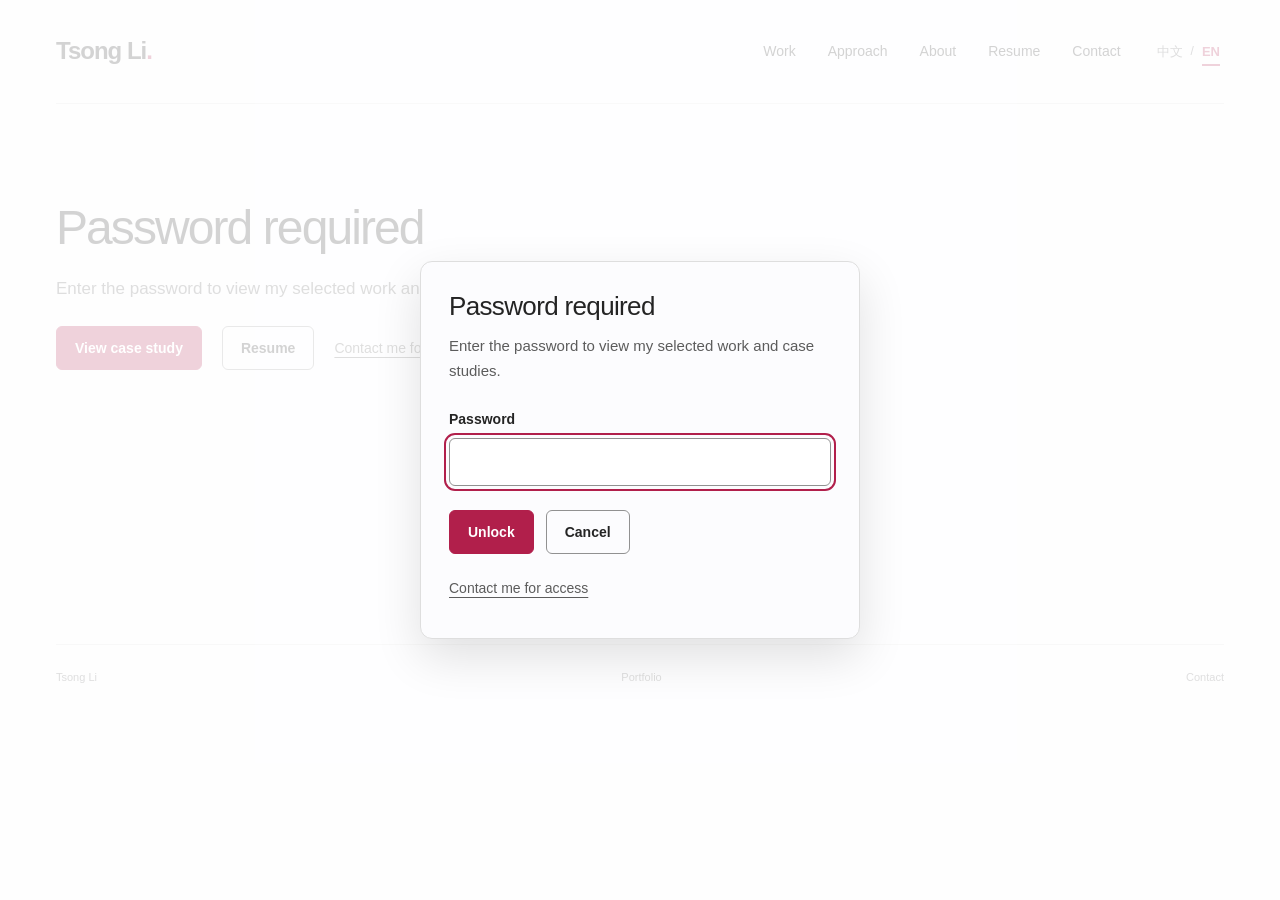
<file: work/weishi-7.html>
<!doctype html>
<html lang="en">
<head>
  <meta charset="utf-8">
  <meta name="viewport" content="width=device-width, initial-scale=1">
  <meta name="description" content="How Tsong Li led the Wesee 7.0 design team in shaping a progressive mobile video editor, validating text timing, and balancing simple music selection with advanced controls.">
  <title>Wesee 7.0: Tsong Li Portfolio</title>
  <script>
    (() => {
      const param = new URLSearchParams(window.location.search).get("scoutTheme");
      const theme =
        param || (window.matchMedia("(prefers-color-scheme: dark)").matches ? "dark" : "light");
      document.documentElement.setAttribute("data-theme", theme);
    })();
  </script>
  <style>
    :root {
      color-scheme: light;
      --cp-bg: #f7f4ef;
      --cp-bg-elevated: #fcfbf8;
      --cp-surface: #ffffff;
      --cp-surface-soft: #f5f5f5;
      --cp-border: #dedede;
      --cp-border-strong: #919191;
      --cp-text: #242424;
      --cp-text-muted: #5c5c5c;
      --cp-text-soft: #6f6f6f;
      --cp-accent: #b11f4b;
      --cp-accent-hover: #9a1a41;
      --cp-accent-soft: rgba(177, 31, 75, 0.08);
      --cp-accent-fg: #ffffff;
      --cp-success: #16a34a;
      --cp-danger: #dc2626;
      --cp-warning: #f59e0b;
      --cp-link: #0078d4;
      --cp-shadow: 0 18px 48px rgba(0, 0, 0, 0.12);
      --cp-overlay: rgba(255, 255, 255, 0.8);
      --cp-panel: rgba(255, 255, 255, 0.86);
      --cp-panel-strong: rgba(255, 255, 255, 0.96);
      --cp-sheen: rgba(255, 255, 255, 0.55);
      --cp-highlight: rgba(177, 31, 75, 0.12);
    }
    html[data-theme="dark"] {
      color-scheme: dark;
      --cp-bg: #3d3b3a;
      --cp-bg-elevated: #343231;
      --cp-surface: #292929;
      --cp-surface-soft: #2e2e2e;
      --cp-border: #474747;
      --cp-border-strong: #5f5f5f;
      --cp-text: #dedede;
      --cp-text-muted: #919191;
      --cp-text-soft: #b0b0b0;
      --cp-accent: #fd8ea1;
      --cp-accent-hover: #fb7b91;
      --cp-accent-soft: rgba(253, 142, 161, 0.14);
      --cp-accent-fg: #1a1a1a;
      --cp-success: #4ade80;
      --cp-danger: #f87171;
      --cp-warning: #fbbf24;
      --cp-link: #4da6ff;
      --cp-shadow: 0 18px 48px rgba(0, 0, 0, 0.32);
      --cp-overlay: rgba(41, 41, 41, 0.88);
      --cp-panel: rgba(41, 41, 41, 0.72);
      --cp-panel-strong: rgba(41, 41, 41, 0.96);
      --cp-sheen: rgba(255, 255, 255, 0.04);
      --cp-highlight: rgba(253, 142, 161, 0.12);
    }
  </style>
  <script src="/language-init.js"></script>
  <link rel="stylesheet" href="/styles.css?v=visitor-access-20261016b">
  <script src="/translations.js?v=visitor-access-20261016b" defer></script>
  <script src="/access.js?v=public-listing-20261026" defer></script>
  <script src="/app.js?v=visitor-access-20261016b" defer></script>
</head>
<body class="case-page">
  <a class="skip-link" href="#main">Skip to content</a>
  <header class="site-header wrap">
    <a class="wordmark" href="/" aria-label="Tsong Li, home">Tsong Li<span class="wordmark-dot" aria-hidden="true">.</span></a>
    <nav aria-label="Main navigation"><a href="/#work">Work</a><a href="/#approach">Approach</a><a href="/#about">About</a><a href="/resume.html">Resume</a><a href="/#contact">Contact</a></nav>
  </header>

  <main id="main" class="wrap access-case" data-access-shell aria-labelledby="access-heading">
    <h1 id="access-heading">Password required</h1>
    <p>Enter the password to view my selected work and case studies.</p>
    <div class="access-actions">
      <button class="access-primary" type="button" data-unlock-work>View case study</button>
      <a class="access-secondary" href="/resume.html">Resume</a>
      <a class="access-contact" href="/#contact">Contact me for access</a>
    </div>
    <noscript><p class="access-noscript">Enable JavaScript to enter the password.</p></noscript>
  </main>
  <footer class="site-footer wrap" data-access-shell><span>Tsong Li</span><span>Portfolio</span><a href="/#contact">Contact</a></footer>
  <template id="protected-work" data-access-kind="case">
<main id="protected-main" class="wrap">
    <section class="case-hero" aria-labelledby="case-title">
      <div class="case-breadcrumb"><a class="case-return" href="/#earlier-work"><span class="case-return-arrow" aria-hidden="true">←</span><span>Selected work</span></a><span class="index-label">Wesee 7.0 · Video publishing</span></div>
      <h1 id="case-title">Wesee 7.0: a video editor that opens up in stages<span class="accent-text">.</span></h1>
      <p class="case-principle">Keep everyday editing approachable, while giving creators a clear path to more precise control.</p>
      <dl class="case-facts" aria-label="At a glance">
        <div><dt>Product</dt><dd>Tencent Wesee 7.0</dd></div>
        <div><dt>My role</dt><dd>Design team lead for the video publishing experience</dd></div>
        <div><dt>Focus</dt><dd>Progressive editing, text timing, and music controls</dd></div>
        <div><dt>Approach</dt><dd>Team design decisions guided by task validation</dd></div>
      </dl>
    </section>

    <figure class="wesee-overview" id="design-overview">
      <picture>
        <source type="image/webp" srcset="/assets/wesee-7-overview-1600.webp?v=crop-top4-20261016 1600w, /assets/wesee-7-overview-2400.webp?v=crop-top4-20261016 2400w, /assets/wesee-7-overview-3200.webp?v=crop-top4-20261016 3200w" sizes="(max-width: 600px) calc(100vw - 40px), (max-width: 1100px) calc(100vw - 64px), (max-width: 1264px) calc(100vw - 96px), 1168px">
        <img src="/assets/wesee-7-overview.png?v=crop-top4-20261016" width="3434" height="1832" decoding="async" alt="Wesee 7.0 design overview showing video editing, music, text and effects tools, and WeChat video red-packet screens.">
      </picture>
      <a class="case-image-link" href="/assets/wesee-7-overview.png?v=crop-top4-20261016" target="_blank" rel="noopener noreferrer">View full-size design image <span class="sr-only">(opens in a new tab)</span></a>
    </figure>

    <div class="case-story">
      <aside class="case-contents">
        <p class="eyebrow">In this case</p>
        <nav aria-label="Case contents">
          <a href="#range">01 / Different levels of editing</a>
          <a href="#framework">02 / Open the editor in stages</a>
          <a href="#text">03 / Make timing the next step</a>
          <a href="#music">04 / Keep music control flexible</a>
        </nav>
      </aside>
      <div class="story-sections">
        <section id="range" class="story-section">
          <p class="eyebrow">01 / Different levels of editing</p>
          <h2>One publishing flow had to serve very different habits.</h2>
          <p>Some people wanted to make a quick everyday video; others wanted precise control over text, effects, and timing. Putting every control on the same level could overwhelm the first group or constrain the second.</p>
          <p>I led the design team in finding a structure for both: a clear basic publishing path, with more advanced tools available when the task required them.</p>
        </section>

        <section id="framework" class="story-section">
          <p class="eyebrow">02 / Open the editor in stages</p>
          <h2>Keep the first steps focused, then reveal more craft.</h2>
          <p>We organized editing into three levels. The first two covered the core tasks for simpler videos; the third offered advanced controls. Across these levels, we reused three panel patterns: editor home, selection, and track or timeline.</p>
        </section>

        <section id="text" class="story-section">
          <p class="eyebrow">03 / Make timing the next step</p>
          <h2>Adding text was not the end of the task.</h2>
          <p>In the earlier flow, users returned to the editor home after adding text, where timing controls were harder to find. Task validation showed that they expected to adjust duration immediately after entering text.</p>
          <p>We made text entry lead directly to duration adjustment, then applied the same interaction to stickers and effects, where creators might also need to set when an element appears.</p>
        </section>

        <section id="music" class="story-section outcome-section">
          <p class="eyebrow">04 / Keep music control flexible</p>
          <h2>Make the simple choice familiar; leave room for precision.</h2>
          <p>For basic music selection, we replaced a hard-to-discover waveform gesture with a familiar progress bar. Timeline editing and fades remained available for more precise control, while lyric feedback helped users locate a passage as they adjusted a music segment.</p>
          <p>An approachable first action let people finish a simple edit, while a more precise set of tools remained available when they needed it.</p>
        </section>
      </div>
    </div>
    <div class="case-closing"><a class="text-link case-return" href="/#weishi-7"><span class="case-return-arrow" aria-hidden="true">←</span><span>Back to selected work</span></a><a href="/work/light-studio.html">Next case / Light Studio</a></div>
  </main>
  <footer class="site-footer wrap"><span>Tsong Li <span class="footer-divider">/</span> Wesee 7.0</span><span>Tencent · Case study</span><a href="#main">Back to top</a></footer>
  </template>
</body>
</html>
</file>
<file: styles.css>
:root {
  --cp-secondary: var(--cp-text-muted);
  font-family: "Segoe UI", Aptos, Calibri, "Microsoft YaHei", "PingFang SC", "Noto Sans CJK SC", -apple-system, BlinkMacSystemFont, sans-serif;
  font-synthesis: none;
}

:root {
  --cp-bg: oklch(98.3% 0.004 285);
  --cp-bg-elevated: oklch(99.2% 0.002 285);
  --cp-surface: oklch(100% 0 0);
  --cp-surface-soft: oklch(96.6% 0.004 285);
  --cp-reference-surface: oklch(99.2% 0.002 285);
}

html[data-theme="dark"] { --cp-secondary: var(--cp-text-soft); }
html[data-theme="dark"] {
  --cp-bg: oklch(23% 0.008 285);
  --cp-bg-elevated: oklch(27% 0.008 285);
  --cp-surface: oklch(30% 0.006 285);
  --cp-surface-soft: oklch(33% 0.006 285);
}
html.i18n-pending body { visibility: hidden; }
html[lang="zh-CN"] body { line-height: 1.78; }
html[lang="zh-CN"] body :is(h1, h2, h3, h4, h5) { letter-spacing: 0; line-height: 1.3; }
html[lang="zh-CN"] .project-copy :is(h3, h4, h5) { letter-spacing: 0; line-height: 1.3; }
html[lang="zh-CN"] :is(.project-thesis, .positioning, .about-copy p, .format-directions dt, .architecture-step strong) { letter-spacing: 0; }
html[lang="zh-CN"] :is(h1, h2, h3, h4, h5, p, .format-directions dt, .architecture-step) br { display: none; }
html[lang="zh-CN"] .home-hero h1 > br { display: inline; }
html[lang="zh-CN"] .home-hero .hero-title-line { white-space: nowrap; }
html[lang="en"] .home-hero [lang="zh-CN"].hero-title-comma,
html[lang="en"] .home-hero [lang="zh-CN"].hero-title-period,
html[lang="zh-CN"] .home-hero [lang="en"].hero-title-comma,
html[lang="zh-CN"] .home-hero [lang="en"].hero-title-period { display: none; }
html[lang="zh-CN"] .home-hero .hero-title-comma { color: var(--cp-text); }
html[lang="zh-CN"] .eyebrow,
html[lang="zh-CN"] .index-label,
html[lang="zh-CN"] .project-number,
html[lang="zh-CN"] .step-label,
html[lang="zh-CN"] .language-code,
html[lang="zh-CN"] .mono { letter-spacing: 0; }
* { box-sizing: border-box; }
html { scroll-behavior: smooth; scroll-padding-top: 32px; }
body { margin: 0; background: var(--cp-bg); color: var(--cp-text); font-size: 16px; line-height: 1.6; -webkit-font-smoothing: antialiased; }
::selection { background: var(--cp-highlight); color: var(--cp-text); }
a { color: inherit; text-decoration: none; text-underline-offset: 5px; }
button { font: inherit; }
button, summary, a { -webkit-tap-highlight-color: var(--cp-highlight); }
a:hover { color: var(--cp-accent); }
button, summary { cursor: pointer; }
button:focus-visible, a:focus-visible, summary:focus-visible, [tabindex]:focus-visible { outline: 2px solid var(--cp-accent); outline-offset: 5px; border-radius: 2px; }
[hidden] { display: none !important; }
h1, h2, h3, h4, p, figure, blockquote { margin: 0; }
h1, h2, h3, h4 { font-weight: 500; line-height: 1.15; }
p + p { margin-top: 16px; }
button { color: var(--cp-text); }
.wrap { width: min(1168px, calc(100% - 96px)); margin-inline: auto; }
.sr-only { position: absolute; width: 1px; height: 1px; padding: 0; margin: -1px; overflow: hidden; clip-path: inset(50%); white-space: nowrap; border: 0; }
.skip-link { position: absolute; left: 24px; top: -100px; padding: 12px 20px; background: var(--cp-surface); color: var(--cp-accent); z-index: 10; }
.skip-link:focus { top: 12px; }
.site-header { display: grid; grid-template-columns: 1fr auto; align-items: center; min-height: 104px; border-bottom: 1px solid var(--cp-border); }
.wordmark { width: fit-content; font-weight: 600; font-size: 24px; letter-spacing: -1px; }
.wordmark-dot { color: var(--cp-accent); }
.site-header nav { display: flex; align-items: center; gap: 32px; font-size: 14px; }
.site-header nav a { padding-block: 12px; }
.site-header nav a[aria-current="page"] { color: var(--cp-accent); text-decoration: underline; text-decoration-thickness: 2px; text-underline-offset: 6px; }
.language-switch { display: inline-flex; align-items: center; flex-shrink: 0; gap: 4px; }
.language-switch > span { color: var(--cp-secondary); font-size: 12px; }
.language-switch button { display: inline-flex; align-items: center; min-height: 44px; border: 0; border-radius: 0; background: none; color: var(--cp-secondary); padding: 10px 4px; font-size: 13px; font-weight: 600; line-height: 1.5; }
.language-switch button > span { display: inline-block; position: relative; }
.language-switch button > span::after { content: ""; position: absolute; inset-inline: 0; bottom: -5px; height: 2px; background: var(--cp-accent); opacity: 0; }
.language-switch button[aria-pressed="true"] { color: var(--cp-accent); }
.language-switch button[aria-pressed="true"] > span::after { opacity: 1; }
.home-hero { display: grid; grid-template-columns: 1.3fr 1fr; gap: 96px; padding: 76px 0 72px; align-items: end; }
.eyebrow, .index-label, .project-number, .step-label, .language-code, .mono { font-family: Consolas, "Courier New", Courier, monospace; }
.eyebrow { font-size: 12px; line-height: 1.5; color: var(--cp-secondary); letter-spacing: .04em; }
.hero-heading .eyebrow { display: flex; align-items: center; gap: 12px; margin-bottom: 28px; }
.accent-stroke { width: 20px; height: 2px; background: var(--cp-accent); }
.home-hero h1 { font-size: clamp(52px, 5.15vw, 74px); line-height: 1.04; letter-spacing: -.06em; }
.accent-text { color: var(--cp-accent); }
.hero-intro { padding-bottom: 4px; max-width: 428px; }
.hero-intro .positioning { font-size: 24px; line-height: 1.4; letter-spacing: -.025em; color: var(--cp-text); }
.hero-intro p + p { font-size: 15px; color: var(--cp-secondary); line-height: 1.75; margin-top: 20px; }
.section-heading { display: flex; align-items: baseline; justify-content: space-between; gap: 20px; border-top: 1px solid var(--cp-border-strong); padding-top: 20px; }
.section-heading h2 { font-size: 14px; font-weight: 600; line-height: 1.6; }
.section-context { color: var(--cp-secondary); font-size: 13px; font-weight: 400; }
.section-heading h2 .section-context { margin-left: 16px; }
.index-label { font-size: 12px; color: var(--cp-secondary); letter-spacing: .025em; white-space: nowrap; }
.featured-project { display: grid; grid-template-columns: .8fr 1.2fr; gap: 64px; padding: 40px 0 60px; align-items: center; }
.work-group--copy-right .featured-project { grid-template-columns: .8fr 1.2fr; grid-template-areas: "copy figure"; }
.work-group--figure-left .featured-project { grid-template-columns: 1.2fr .8fr; grid-template-areas: "figure copy"; }
.work-group .featured-project > .project-copy { grid-area: copy; }
.work-group .featured-project > .project-figure { grid-area: figure; }
.work-group--text-only .featured-project {
  grid-template-columns: minmax(230px, .8fr) minmax(0, 1.2fr);
  gap: clamp(36px, 6vw, 76px);
  padding: 32px 0 38px;
  border-bottom: 1px solid var(--cp-border);
  align-items: start;
}
.work-group--text-only .earlier-text-heading,
.work-group--text-only .earlier-text-detail { min-width: 0; }
.work-group--text-only .earlier-text-heading .project-meta { max-width: 100%; }
.work-group--text-only .earlier-text-heading .project-category { margin-top: 16px; }
.work-group--text-only .earlier-text-heading h4 {
  margin: 8px 0 0;
  font-size: clamp(28px, 3vw, 34px);
  font-weight: 500;
  line-height: 1.2;
  letter-spacing: -.035em;
}
.work-group--text-only .earlier-text-heading .project-thesis {
  max-width: 390px;
  margin-top: 12px;
  font-size: 18px;
  line-height: 1.5;
}
.work-group--text-only .earlier-text-detail {
  display: flex;
  flex-direction: column;
  align-items: flex-start;
}
.work-group--text-only .earlier-text-detail .project-description {
  max-width: 660px;
  margin-top: 4px;
  font-size: 15px;
  line-height: 1.8;
}
.work-group--text-only .earlier-text-detail .role-line {
  margin-top: 20px;
  font-size: 12px;
}
.work-group--text-only .earlier-text-detail .text-link { margin-top: 12px; }
.project-copy { min-width: 0; }
.project-meta { display: flex; align-items: baseline; gap: 16px; font-size: 12px; color: var(--cp-secondary); }
.project-meta > span:last-child:not(:first-child) { margin-left: auto; }
.project-meta .project-number + span { margin-left: 8px; }
.project-number { font-size: 14px; color: var(--cp-accent); line-height: 1.6; }
.project-category { margin-top: 24px; color: var(--cp-secondary); font-size: 12px; }
.project-copy h3 { margin-top: 8px; font-size: 40px; letter-spacing: -.04em; }
.project-thesis { margin-top: 20px; font-size: 22px; line-height: 1.4; letter-spacing: -.025em; }
.project-description { color: var(--cp-secondary); margin-top: 16px; font-size: 15px; line-height: 1.7; max-width: 390px; }
.role-line { margin-top: 24px; font-size: 12px; color: var(--cp-secondary); }
.text-link { display: inline-block; font-size: 14px; font-weight: 600; padding: 8px 0; border-bottom: 1px solid var(--cp-text); }
.text-link:hover { border-color: var(--cp-accent); }
.project-copy > .text-link { margin-top: 20px; }
.project-figure { min-width: 0; }
.temporary-chat-visual picture { display: block; width: 100%; max-width: 100%; }
.temporary-chat-visual img { display: block; width: 100%; max-width: 100%; height: auto; border: 1px solid var(--cp-border); background: var(--cp-bg-elevated); }
.temporary-chat-overview { margin: 36px 0 0; }
.deep-research-figure { max-width: 100%; }
.deep-research-figure picture { display: block; width: 100%; max-width: 100%; }
.deep-research-figure img { display: block; width: 100%; max-width: 100%; height: auto; border: 1px solid var(--cp-border); background: var(--cp-bg-elevated); }
.deep-research-overview { margin: 36px 0 0; }
.deep-research-enhancements-figure { margin: 32px 0; }
.tax-cti-visual { max-width: 100%; }
.tax-cti-visual picture { display: block; width: 100%; max-width: 100%; }
.tax-cti-visual img { display: block; width: 100%; max-width: 100%; height: auto; border: 1px solid var(--cp-border); background: var(--cp-bg-elevated); }
.tax-cti-overview { margin: 36px 0 0; }
.tax-cti-stage-figure { margin: 32px 0; }
.tax-cti-stage-figure h3 { font-size: 22px; line-height: 1.35; margin-bottom: 16px; }
.lark-evidence-figure, .tencent-project-image { max-width: 100%; margin: 32px 0 0; }
.lark-evidence-figure picture, .tencent-project-image picture { display: block; width: 100%; max-width: 100%; }
.lark-evidence-figure img, .tencent-project-image img { display: block; width: 100%; max-width: 100%; height: auto; border: 1px solid var(--cp-border); background: var(--cp-bg-elevated); }
.lark-evidence-figure figcaption { color: var(--cp-text-muted); font-size: 12px; line-height: 1.7; margin-top: 12px; }
.wesee-overview, .light-studio-overview { max-width: 100%; margin: 36px 0 0; }
.wesee-overview picture, .light-studio-overview picture { display: block; width: 100%; max-width: 100%; }
.wesee-overview img, .light-studio-overview img { display: block; width: 100%; max-width: 100%; height: auto; border: 1px solid var(--cp-border); background: var(--cp-bg-elevated); }
.wesee-overview img { border-top: 0; }
.project-screenshot > img { display: block; width: 100%; max-width: 100%; height: auto; border: 1px solid var(--cp-border); }
.daily-listening-figure, .daily-player-figure, .daily-adaptation-figure { max-width: 100%; }
.daily-listening-figure, .daily-adaptation-figure { margin: 32px 0 0; }
.daily-listening-figure > img, .daily-player-figure > img, .daily-adaptation-figure > img { display: block; width: 100%; max-width: 100%; height: auto; border: 1px solid var(--cp-border); }
.newsflow-hero-figure { max-width: 100%; margin: 32px 0 0; }
.newsflow-hero-figure > img { display: block; width: 100%; max-width: 100%; height: auto; border: 1px solid var(--cp-border); }
.newsflow-screen-grid { display: grid; grid-template-columns: repeat(2, minmax(0, 1fr)); gap: 24px; margin-top: 28px; }
.newsflow-screen { min-width: 0; max-width: 100%; margin-top: 28px; }
.newsflow-screen-grid > .newsflow-screen { margin-top: 0; }
.newsflow-screen > img { display: block; width: 100%; max-width: 100%; height: auto; border: 1px solid var(--cp-border); }
.newsflow-image-link { display: inline-block; margin-top: 8px; font-size: 13px; text-decoration: underline; text-underline-offset: 4px; }
.daily-player-figure { margin: 28px 0 0; }
.case-image-link, .daily-image-link { display: inline-block; margin-top: 12px; font-size: 13px; text-decoration: underline; text-underline-offset: 4px; }
.daily-metric-note { color: var(--cp-secondary); font-size: 12px; line-height: 1.65; }
figcaption { color: var(--cp-secondary); font-size: 11px; line-height: 1.6; margin-top: 12px; }
.feature-stage { padding: 24px; border: 1px solid var(--cp-border); border-radius: 16px; background: var(--cp-bg-elevated); }
.figure-topline { display: flex; justify-content: space-between; gap: 12px; align-items: center; font-size: 10px; color: var(--cp-secondary); margin-bottom: 24px; }
.recommend-label { color: var(--cp-accent); background: var(--cp-accent-soft); border-radius: 4px; padding: 4px 8px; white-space: nowrap; }
.mini-workspace { border: 1px solid var(--cp-border); border-radius: 10px; background: var(--cp-surface); overflow: hidden; }
.mini-prompt { padding: 14px 20px; font-size: 12px; border-bottom: 1px solid var(--cp-border); }
.mini-split { display: grid; grid-template-columns: 1.25fr 1fr; }
.mini-answer { padding: 20px; }
.mini-label { display: block; color: var(--cp-secondary); font-size: 10px; line-height: 1.5; }
.mini-answer h4 { margin-top: 12px; font-size: 26px; letter-spacing: -.04em; }
.mini-answer p { font-size: 11px; line-height: 1.65; margin-top: 12px; }
.brief-outline { display: flex; flex-direction: column; margin-top: 20px; }
.brief-outline > span { display: flex; gap: 12px; font-size: 11px; line-height: 1.5; padding: 7px 0; border-top: 1px solid var(--cp-border); }
.brief-outline b { color: var(--cp-secondary); font-family: Consolas, "Courier New", Courier, monospace; font-size: 9px; font-weight: 400; }
.mini-process { border-left: 1px solid var(--cp-accent); padding: 20px 16px; background: var(--cp-bg-elevated); }
.mini-process > .mini-label { display: flex; justify-content: space-between; gap: 12px; }
.small-state { font-size: 9px; color: var(--cp-accent); }
.mini-process h4 { font-size: 18px; margin-top: 14px; line-height: 1.3; letter-spacing: -.025em; }
.process-list { list-style: none; margin: 20px 0 0; padding: 0; counter-reset: process; }
.process-list li { counter-increment: process; display: flex; align-items: baseline; gap: 10px; font-size: 11px; padding: 12px 0; border-top: 1px solid var(--cp-border); line-height: 1.5; }
.process-list li::before { content: "0" counter(process); color: var(--cp-secondary); font: 9px Consolas, "Courier New", Courier, monospace; flex-shrink: 0; }
.figure-annotations { display: grid; grid-template-columns: 1.25fr 1fr; gap: 20px; font-size: 10px; margin-top: 16px; color: var(--cp-secondary); }
.overview-heading { display: flex; align-items: center; justify-content: space-between; gap: 24px; color: var(--cp-secondary); font-size: 12px; padding: 24px 0 20px; border-top: 1px solid var(--cp-border); }
.work-group .overview-heading { border-top: 0; padding: 16px 0 8px; }
.overview-heading > span:last-child { font-size: 11px; }
.work-navigation { display: flex; flex-wrap: wrap; gap: 8px 32px; margin-top: 20px; }
.work-navigation a { display: inline-flex; align-items: center; gap: 12px; min-height: 44px; font-size: 13px; }
.work-navigation .index-label { color: var(--cp-accent); }
.work-group { margin-top: 60px; }
.work-group-title { display: flex; align-items: baseline; gap: 14px; width: 100%; min-width: 0; }
.work-group-title h3, .work-group-number { font-size: 23px; font-weight: 500; }
.work-group-title h3 { flex: 1 1 auto; min-width: 0; line-height: 1.35; letter-spacing: -.025em; }
.work-group-number { flex: 0 0 auto; color: var(--cp-accent); font-family: Consolas, "Courier New", Courier, monospace; font-weight: 700; line-height: 1; letter-spacing: .028em; }
.work-group-context { color: var(--cp-secondary); font-size: 14px; line-height: 1.75; max-width: 720px; margin: 20px 0 12px; }
.preparation-entry { display: flex; align-items: baseline; justify-content: space-between; gap: 20px; padding: 24px 0; border-top: 1px solid var(--cp-border); }
.preparation-entry h4 { font-size: 21px; line-height: 1.35; letter-spacing: -.025em; }
.case-status { font-size: 12px; color: var(--cp-secondary); line-height: 1.6; }
.project-copy > .case-status { margin-top: 20px; }
.work-group .project-copy h4, .work-group .project-copy h5 { margin: 8px 0 0; font-size: 40px; font-weight: 500; line-height: 1.15; letter-spacing: -.04em; }
.company-heading h4 { font-size: 15px; font-weight: 600; line-height: 1.6; color: var(--cp-text); }
.company-work { margin-top: 20px; }
.project-row { display: grid; grid-template-columns: 40px .9fr 1.35fr; gap: 28px; padding: 44px 0 52px; border-top: 1px solid var(--cp-border); align-items: start; }
.project-row.grouped-project { grid-template-columns: .9fr 1.35fr; gap: 56px; }
.project-row.grouped-project .project-copy h4, .project-row.grouped-project .project-copy h5 { font-size: 31px; line-height: 1.16; }
.row-number { padding-top: 0; }
.project-row .project-copy { padding-right: 20px; }
.project-row .project-meta { font-size: 11px; gap: 12px; }
.project-row .project-category { margin-top: 20px; }
.project-row .project-copy h3 { font-size: 31px; line-height: 1.16; letter-spacing: -.04em; }
.secondary-thesis { font-size: 18px; line-height: 1.45; margin-top: 20px; }
.project-row .project-description { font-size: 14px; line-height: 1.75; }
.scope-note { font-size: 11px; color: var(--cp-secondary); margin-top: 20px; }
.project-details { margin-top: 20px; font-size: 13px; }
.project-details summary { display: flex; align-items: center; justify-content: space-between; gap: 16px; padding: 12px 0; border-top: 1px solid var(--cp-border); list-style: none; }
.project-details summary::-webkit-details-marker { display: none; }
.project-details summary:hover { color: var(--cp-accent); }
.disclosure-mark { width: 12px; height: 12px; position: relative; flex-shrink: 0; }
.disclosure-mark::before, .disclosure-mark::after { content: ""; position: absolute; background: var(--cp-accent); }
.disclosure-mark::before { width: 12px; height: 1px; left: 0; top: 5px; }
.disclosure-mark::after { width: 1px; height: 12px; left: 5px; top: 0; }
.project-details[open] .disclosure-mark::after { display: none; }
.hide-label, .project-details[open] .show-label { display: none; }
.project-details[open] .hide-label { display: inline; }
.details-content { padding-top: 8px; color: var(--cp-secondary); line-height: 1.75; }
.overview-stage { padding: 28px; border: 1px solid var(--cp-border); border-radius: 12px; background: var(--cp-bg-elevated); }
.diagram-kicker { display: flex; justify-content: space-between; align-items: center; gap: 12px; font-size: 12px; color: var(--cp-secondary); margin-bottom: 28px; }
.finance-step { display: grid; grid-template-columns: 88px 1fr; gap: 12px; margin-top: 20px; align-items: start; }
.step-label { font-size: 10px; color: var(--cp-secondary); padding-top: 10px; }
.question-block { font-size: 13px; padding: 12px 16px; border-radius: 10px 10px 10px 2px; border: 1px solid var(--cp-border); background: var(--cp-surface); }
.priority-chips { display: flex; flex-wrap: wrap; gap: 8px; }
.priority-chips > span { font-size: 10px; padding: 6px 10px; border: 1px solid var(--cp-border); border-radius: 4px; }
.priority-chips .selected-chip { background: var(--cp-accent-soft); color: var(--cp-accent); border-color: var(--cp-accent); }
.finance-comparison { display: grid; grid-template-columns: 1.25fr 1fr; border: 1px solid var(--cp-border); border-radius: 10px; background: var(--cp-surface); overflow: hidden; }
.finance-comparison > div { padding: 16px; }
.comparison-item { display: flex; flex-direction: column; margin-top: 12px; border-top: 1px solid var(--cp-border); padding-top: 8px; font-size: 10px; }
.comparison-item b { font-weight: 500; }
.comparison-item > span { font-size: 9px; color: var(--cp-secondary); }
.finance-comparison aside { border-left: 1px solid var(--cp-border); padding: 16px 12px; }
.finance-comparison aside p { font-size: 13px; line-height: 1.65; margin-top: 16px; }
.short-rule { display: block; width: 24px; height: 1px; background: var(--cp-accent); margin-top: 16px; }
.language-stage .diagram-kicker { margin-bottom: 12px; }
.diagram-kicker .mono { font-size: 32px; line-height: 1; color: var(--cp-text); letter-spacing: -.1em; }
.language-sample { display: grid; grid-template-columns: 32px 1fr 96px; gap: 16px; align-items: center; min-height: 72px; padding: 16px 0; border-bottom: 1px solid var(--cp-border); }
.language-code { font-size: 10px; color: var(--cp-secondary); }
.language-copy { font-size: 22px; line-height: 1.25; letter-spacing: -.035em; }
.language-note { color: var(--cp-secondary); font-size: 10px; text-align: right; }
.expanded-language .language-copy { border-left: 2px solid var(--cp-accent); padding-left: 12px; }
.language-copy[lang="ja"] { font-size: 19px; letter-spacing: -.02em; }
.verification-row { display: flex; gap: 16px; margin-top: 24px; font-size: 10px; color: var(--cp-secondary); }
.verification-row > span::before { content: "·"; color: var(--cp-accent); margin-right: 8px; }
.tax-stage .diagram-kicker { margin-bottom: 24px; }
.tax-comparison { display: grid; grid-template-columns: 1fr 24px 1fr; gap: 12px; align-items: center; }
.tax-version > .mini-label { min-height: 28px; }
.tax-arrow { color: var(--cp-accent); font-size: 24px; text-align: center; }
.tax-window { min-height: 184px; padding: 16px; border: 1px solid var(--cp-border); background: var(--cp-surface); border-radius: 8px; }
.tax-window > b { font-size: 12px; font-weight: 500; display: block; margin-bottom: 16px; }
.wire-field { display: grid; grid-template-columns: 40px 1fr; gap: 8px; align-items: center; margin-top: 8px; font-size: 8px; color: var(--cp-secondary); }
.wire-field i { display: block; height: 16px; border: 1px solid var(--cp-border); }
.wire-action { display: block; width: fit-content; margin-top: 16px; border: 1px solid var(--cp-border-strong); padding: 2px 12px; font-size: 8px; }
.version-note { font-size: 10px; color: var(--cp-secondary); margin-top: 10px; display: block; }
.system-table { display: grid; grid-template-columns: 1.15fr 1fr 1fr; gap: 0; font-size: 8px; border-top: 1px solid var(--cp-border); }
.system-table span { padding: 8px 0; border-bottom: 1px solid var(--cp-border); }
.system-table i { height: 22px; border-bottom: 1px solid var(--cp-border); position: relative; }
.system-table i::after { content: ""; position: absolute; width: 58%; height: 2px; top: 9px; left: 0; background: var(--cp-border); }
.system-actions { display: flex; justify-content: flex-end; gap: 6px; margin-top: 12px; font-size: 8px; }
.system-actions span { padding: 3px 8px; border: 1px solid var(--cp-border); border-radius: 4px; }
.system-actions span:last-child { background: var(--cp-accent); color: var(--cp-accent-fg); border-color: var(--cp-accent); }
.review-turn { border-top: 1px solid var(--cp-border); margin-top: 20px; padding-top: 16px; display: grid; grid-template-columns: 1fr 1.6fr; gap: 16px; font-size: 11px; }
.turn-label { color: var(--cp-accent); font-size: 10px; }
.review-turn p { color: var(--cp-secondary); line-height: 1.5; }
.review-turn b { font-weight: 500; color: var(--cp-text); }
.approach-section { padding-top: 48px; }
.principles { display: grid; grid-template-columns: repeat(3, 1fr); gap: 48px; margin-top: 44px; }
.principles article h3 { font-size: 23px; letter-spacing: -.025em; margin-top: 16px; }
.principles article p { font-size: 14px; line-height: 1.75; color: var(--cp-secondary); margin-top: 16px; max-width: 330px; }
.about-section { display: grid; grid-template-columns: 1fr 1.2fr; gap: 112px; margin-top: 96px; padding: 52px 0 64px; border-top: 1px solid var(--cp-border); }
.about-section h2, .contact-section h2 { font-size: 38px; line-height: 1.2; letter-spacing: -.045em; margin-top: 20px; }
.about-copy { font-size: 15px; line-height: 1.75; color: var(--cp-secondary); }
.about-copy p:first-child { font-size: 20px; line-height: 1.55; color: var(--cp-text); letter-spacing: -.02em; }
.contact-section { border-top: 1px solid var(--cp-border-strong); display: grid; grid-template-columns: 1fr 1.2fr; gap: 112px; padding: 48px 0 72px; align-items: center; }
.contact-section h2 { font-size: 42px; }
.contact-links { display: flex; flex-direction: column; align-items: flex-start; gap: 16px; }
.contact-links a { border-bottom: 1px solid var(--cp-border-strong); padding-bottom: 8px; display: block; font-size: 16px; }
.contact-links .contact-detail { display: flex; align-items: baseline; gap: 12px; padding-bottom: 8px; font-size: 16px; }
.contact-label { color: var(--cp-secondary); font-size: 13px; }
.site-footer { display: flex; align-items: center; justify-content: space-between; gap: 24px; padding: 24px 0 32px; border-top: 1px solid var(--cp-border); font-size: 11px; color: var(--cp-secondary); }
.footer-divider { padding: 0 12px; color: var(--cp-border-strong); }

.case-hero { padding-top: 40px; }
.case-breadcrumb { display: flex; align-items: center; justify-content: space-between; gap: 24px; }
.case-breadcrumb a { font-size: 12px; }
.case-return { display: inline-flex; align-items: baseline; gap: 8px; }
.case-return-arrow { color: var(--cp-accent); flex-shrink: 0; }
.case-hero h1 { font-size: clamp(40px, 4.3vw, 62px); letter-spacing: -.05em; line-height: 1.08; margin-top: 36px; }
.case-principle { font-size: 21px; letter-spacing: -.02em; margin-top: 24px; color: var(--cp-secondary); }
.case-facts { display: grid; grid-template-columns: .85fr 1.05fr 1.5fr 1.35fr; gap: 40px; padding: 24px 0; margin: 36px 0 0; border-top: 1px solid var(--cp-border); border-bottom: 1px solid var(--cp-border); }
.case-facts dt { font-size: 11px; color: var(--cp-secondary); margin-bottom: 8px; }
.case-facts dd { font-size: 13px; line-height: 1.65; margin: 0; }
.comparison-section { padding-top: 40px; }
.comparison-toolbar { display: flex; justify-content: space-between; gap: 28px; align-items: center; margin-bottom: 20px; }
.comparison-toolbar h2 { font-size: 21px; letter-spacing: -.025em; }
.comparison-toolbar p { font-size: 12px; margin-top: 6px; color: var(--cp-secondary); }
.think-deeper-overview { margin: 36px 0 0; }
.think-deeper-overview img { display: block; width: 100%; max-width: 100%; height: auto; border: 1px solid var(--cp-border); background: var(--cp-bg-elevated); }
.think-deeper-overview figcaption { color: var(--cp-secondary); font-size: 12px; line-height: 1.7; }
.think-deeper-flows { margin-top: 24px; border-top: 1px solid var(--cp-border); }
.think-deeper-flow { padding: 28px 0; border-bottom: 1px solid var(--cp-border); }
.think-deeper-flow h3 { font-size: 24px; letter-spacing: -.025em; margin-bottom: 16px; }
.think-deeper-flow video { display: block; width: 100%; max-width: 100%; height: auto; border: 1px solid var(--cp-border); background: var(--cp-bg-elevated); }
.think-deeper-tradeoff { max-width: 850px; margin-top: 14px; color: var(--cp-secondary); font-size: 14px; line-height: 1.7; }
.think-deeper-tradeoff strong { color: var(--cp-text); font-weight: 600; }
.think-deeper-evidence-note { margin-top: 16px; max-width: 800px; }
.think-deeper-detail-shots { display: grid; grid-template-columns: repeat(2, minmax(0, 1fr)); gap: 24px; margin-top: 32px; }
.think-deeper-design { min-width: 0; }
.think-deeper-design img { display: block; width: 100%; max-width: 100%; height: auto; border: 1px solid var(--cp-border); background: var(--cp-bg-elevated); }
.think-deeper-design figcaption { color: var(--cp-secondary); font-size: 12px; line-height: 1.7; }
.think-deeper-design .case-image-link { margin-top: 8px; }
.case-story { display: grid; grid-template-columns: 240px minmax(0, 1fr); gap: 112px; margin-top: 80px; }
.case-contents { align-self: start; position: sticky; top: 32px; }
.case-contents nav { display: flex; flex-direction: column; margin-top: 20px; gap: 12px; font-size: 12px; color: var(--cp-secondary); }
.case-contents a { padding-block: 4px; }
.story-section { padding-bottom: 56px; margin-bottom: 44px; border-bottom: 1px solid var(--cp-border); }
.story-section h2 { font-size: 32px; letter-spacing: -.04em; line-height: 1.2; margin-top: 16px; margin-bottom: 24px; }
.story-section > p:not(.eyebrow) { font-size: 16px; line-height: 1.8; color: var(--cp-secondary); max-width: 700px; }
.temporary-chat-motion { max-width: 100%; margin-top: 32px; }
.temporary-chat-motion h3 { font-size: 22px; line-height: 1.35; margin-bottom: 16px; }
.temporary-chat-motion video { display: block; width: 100%; max-width: 100%; height: auto; border: 1px solid var(--cp-border); background: var(--cp-bg-elevated); }
.tax-cti-walkthrough-figure { max-width: 100%; margin: 32px 0 56px; }
.tax-cti-walkthrough-figure h3 { font-size: 22px; line-height: 1.35; margin-bottom: 16px; }
.tax-cti-walkthrough-figure video { display: block; width: 100%; max-width: 100%; height: auto; border: 1px solid var(--cp-border); background: var(--cp-bg-elevated); }
.tax-cti-walkthrough-figure figcaption { color: var(--cp-text-muted); font-size: 12px; line-height: 1.7; margin-top: 12px; }
.story-section blockquote { padding: 4px 0 4px 24px; border-left: 2px solid var(--cp-accent); font-size: 22px; line-height: 1.5; letter-spacing: -.02em; margin: 28px 0; }
.decision-table-wrap { margin-top: 32px; }
.decision-table { border-collapse: collapse; width: 100%; table-layout: fixed; font-size: 11px; }
.decision-table caption { font-size: 12px; text-align: left; margin-bottom: 12px; color: var(--cp-secondary); }
.decision-table th, .decision-table td { padding: 14px 12px; border-bottom: 1px solid var(--cp-border); text-align: left; vertical-align: top; overflow-wrap: break-word; }
.decision-table th { font-weight: 500; }
.decision-table th:first-child { padding-left: 0; width: 25%; }
.decision-table td { color: var(--cp-secondary); }
.decision-table thead { border-top: 1px solid var(--cp-border-strong); }
.decision-table td:last-child, .decision-table thead th:last-child { background: var(--cp-accent-soft); }
.decision-table thead th:last-child { color: var(--cp-accent); }
.adaptation-note { display: grid; grid-template-columns: minmax(0, 1fr); gap: 16px; align-items: start; margin-top: 28px; }
.think-deeper-mobile-figure { min-width: 0; margin: 0; }
.think-deeper-mobile-figure img { display: block; width: 100%; max-width: 100%; height: auto; border: 1px solid var(--cp-border); background: var(--cp-bg-elevated); }
.think-deeper-mobile-figure figcaption { color: var(--cp-secondary); font-size: 12px; line-height: 1.7; }
.think-deeper-mobile-figure .case-image-link { margin-top: 8px; }
.adaptation-note > p { font-size: 14px; line-height: 1.8; color: var(--cp-secondary); }
.outcome-section { border-bottom: none; margin-bottom: 0; }
.case-closing { display: flex; justify-content: space-between; align-items: center; gap: 24px; padding: 32px 0 64px; border-top: 1px solid var(--cp-border-strong); }
.case-closing > a:last-child { font-size: 14px; }

.discover-project .scope-note { max-width: 340px; }
.architecture-step { padding: 20px 0; border-top: 1px solid var(--cp-border); min-width: 0; }
.architecture-step:last-child { border-color: var(--cp-accent); padding-bottom: 4px; }
.architecture-step .index-label { font-size: 11px; }
.architecture-step strong { display: block; font-size: 25px; font-weight: 500; line-height: 1.2; letter-spacing: -.035em; margin-top: 8px; }
.architecture-step p { font-size: 13px; line-height: 1.7; color: var(--cp-secondary); margin-top: 8px; }
.discover-case .case-hero h1 { max-width: 1000px; }
.discover-hero-figure { margin-top: 36px; }
.discover-final-image { display: block; width: 100%; height: auto; border: 1px solid var(--cp-border); background: var(--cp-bg-elevated); }
.discover-final-fullsize { display: inline-block; margin-top: 12px; font-size: 13px; text-decoration: underline; text-underline-offset: 4px; }
.discover-motion-figure { margin-top: 24px; }
.discover-motion-video { display: block; width: 100%; height: auto; border: 1px solid var(--cp-border); background: var(--cp-bg-elevated); }
.discover-motion-source { display: inline-block; margin-top: 10px; font-size: 13px; text-decoration: underline; text-underline-offset: 4px; }
.discover-layout-exploration { margin: 28px 0; }
.discover-layout-axes { display: grid; grid-template-columns: max-content minmax(0, 1fr); align-items: baseline; gap: 8px 24px; color: var(--cp-secondary); font-size: 12px; line-height: 1.6; margin: 0 0 16px; }
.discover-layout-axes dt { color: var(--cp-text); font-weight: 600; }
.discover-layout-axes dd { margin: 0; }
.discover-layout-grid { display: grid; grid-template-columns: repeat(2, minmax(0, 1fr)); gap: 24px 20px; }
.discover-layout-variant { min-width: 0; margin: 0; padding: 10px; background: var(--cp-reference-surface); }
.discover-layout-variant img { display: block; width: 100%; height: auto; }
.discover-layout-variant figcaption { display: flex; flex-wrap: wrap; gap: 4px 16px; color: var(--cp-text); font-size: 12px; line-height: 1.5; margin-top: 10px; }
.discover-layout-caption { color: var(--cp-secondary); font-size: 12px; line-height: 1.65; margin-top: 16px; }
.discover-layout-links { display: flex; flex-wrap: wrap; gap: 12px 24px; margin-top: 16px; font-size: 13px; }
.discover-layout-links a { text-decoration: underline; text-underline-offset: 4px; }
.format-directions { margin: 24px 0; }
.format-directions > div { display: grid; grid-template-columns: 180px minmax(0, 1fr); gap: 24px; padding: 20px 0; border-top: 1px solid var(--cp-border); }
.format-directions > div:last-child { border-bottom: 1px solid var(--cp-border); }
.format-directions dt { font-size: 17px; line-height: 1.4; font-weight: 500; letter-spacing: -.015em; }
.format-directions dd { font-size: 14px; line-height: 1.75; color: var(--cp-secondary); margin: 0; }
.delivery-status { margin: 0 0 24px; }
.delivery-status > div + div { margin-top: 24px; padding-top: 24px; border-top: 1px solid var(--cp-border); }
.delivery-status dt { font-size: 13px; font-weight: 600; margin-bottom: 8px; }
.delivery-status > div:first-child dt { color: var(--cp-accent); }
.delivery-status dd { margin: 0; font-size: 16px; line-height: 1.8; color: var(--cp-secondary); max-width: 700px; }
.pf-overview-figure { margin: 48px 0 0; }
.pf-overview-figure, .pf-detail-figure, .pf-video-figure { max-width: 100%; }
.pf-overview-figure img, .pf-detail-figure img, .pf-video-figure video { display: block; width: 100%; max-width: 100%; height: auto; border: 1px solid var(--cp-border); background: var(--cp-bg-elevated); }
.pf-overview-figure figcaption, .pf-detail-figure figcaption, .pf-evidence-note, .pf-video-figure figcaption, .pf-media-note { color: var(--cp-secondary); font-size: 12px; line-height: 1.7; margin-top: 12px; }
.pf-fullsize-link { display: inline-block; margin-top: 12px; font-size: 13px; text-decoration: underline; text-underline-offset: 4px; }
.pf-scenario-evidence { margin-top: 36px; padding-top: 28px; border-top: 1px solid var(--cp-border); }
.pf-scenario-evidence h3 { font-size: 22px; letter-spacing: -.025em; line-height: 1.3; }
.pf-scenario-evidence > p { max-width: 700px; font-size: 14px; line-height: 1.75; color: var(--cp-secondary); margin-top: 12px; }
.pf-detail-figure { margin-top: 24px; }
.pf-video-figure { margin-top: 28px; }
.pf-media-note { max-width: 700px; margin-top: 10px; }
.pf-prototype-source { display: inline-block; margin-top: 12px; font-size: 13px; text-decoration: underline; text-underline-offset: 4px; }

@media (min-width: 1441px) {
  .home-hero { padding-top: 96px; padding-bottom: 88px; }
}

@media (max-width: 1100px) {
  .wrap { width: calc(100% - 64px); }
  .home-hero { gap: 48px; }
  .featured-project { gap: 32px; grid-template-columns: .85fr 1.15fr; }
  .work-group--copy-right .featured-project { grid-template-columns: .85fr 1.15fr; }
  .work-group--figure-left .featured-project { grid-template-columns: 1.15fr .85fr; }
  .project-row { grid-template-columns: 28px .85fr 1.15fr; gap: 20px; }
  .project-row.grouped-project { grid-template-columns: .85fr 1.15fr; gap: 32px; }
  .project-row .project-copy { padding-right: 8px; }
  .overview-stage { padding: 20px; }
  .feature-stage { padding: 16px; }
  .mini-answer { padding: 16px; }
  .mini-process { padding: 16px 12px; }
  .figure-topline { font-size: 9px; gap: 8px; }
  .finance-step { grid-template-columns: 64px 1fr; gap: 8px; }
  .step-label { font-size: 9px; }
  .finance-comparison > div { padding: 12px; }
  .language-sample { grid-template-columns: 24px 1fr 72px; gap: 12px; }
  .language-copy { font-size: 19px; }
  .language-copy[lang="ja"] { font-size: 16px; }
  .tax-comparison { gap: 8px; grid-template-columns: 1fr 16px 1fr; }
  .tax-window { padding: 12px; }
  .about-section, .contact-section { gap: 64px; }
  .case-story { grid-template-columns: 180px minmax(0, 1fr); gap: 56px; }
  .case-facts { gap: 28px; }
}

@media (max-width: 800px) {
  .site-header { grid-template-columns: 1fr auto; min-height: 88px; }
  .site-header nav { gap: 24px; }
  .home-hero { gap: 36px; padding: 60px 0; grid-template-columns: 1fr 1fr; }
  .home-hero h1 { font-size: 54px; }
  .hero-intro .positioning { font-size: 20px; }
  .hero-intro p + p { font-size: 14px; }
  .featured-project { grid-template-columns: 1fr; gap: 32px; padding-top: 32px; }
  .work-group .featured-project { grid-template-columns: minmax(0, 1fr); grid-template-areas: "copy" "figure"; }
  .work-group--text-only .featured-project { grid-template-areas: none; gap: 18px; padding: 28px 0 32px; }
  .work-group--text-only .earlier-text-heading h4 { font-size: 30px; }
  .work-group--text-only .earlier-text-heading .project-thesis { font-size: 18px; }
  .work-group--text-only .earlier-text-detail .project-description { font-size: 14px; }
  .featured-project .project-copy { max-width: 540px; }
  .featured-project .project-meta { max-width: 380px; }
  .featured-project .project-description { max-width: 480px; }
  .feature-stage { padding: 24px; }
  .figure-topline { font-size: 11px; }
  .mini-answer { padding: 24px; }
  .mini-process { padding: 24px; }
  .mini-answer p, .mini-process .process-list li { font-size: 12px; }
  .project-row { grid-template-columns: 28px 1fr; gap: 20px; }
  .project-row .project-figure { grid-column: 2; }
  .project-row.grouped-project { grid-template-columns: 1fr; gap: 28px; }
  .project-row.grouped-project .project-figure { grid-column: 1; }
  .project-row .project-copy { padding-right: 0; }
  .project-row .project-description { max-width: 500px; }
  .project-row .project-meta { max-width: 380px; }
  .project-row .project-copy h3 br { display: none; }
  .overview-stage { padding: 28px; }
  .language-sample { grid-template-columns: 32px 1fr 96px; gap: 16px; }
  .language-copy { font-size: 24px; }
  .language-copy[lang="ja"] { font-size: 20px; }
  .finance-step { grid-template-columns: 88px 1fr; gap: 12px; }
  .step-label { font-size: 10px; }
  .principles { gap: 24px; }
  .principles article h3 { font-size: 20px; }
  .principles article p { font-size: 13px; }
  .about-section, .contact-section { grid-template-columns: 1fr 1.2fr; gap: 40px; }
  .about-section h2, .contact-section h2 { font-size: 31px; }
  .about-copy { font-size: 14px; }
  .about-copy p:first-child { font-size: 18px; }
  .case-hero h1 { font-size: 48px; }
  .case-facts { grid-template-columns: 1fr 1fr; gap: 24px 40px; }
  .case-facts dd { max-width: 280px; }
  .comparison-toolbar { flex-direction: column; align-items: flex-start; gap: 20px; }
  .case-story { grid-template-columns: 1fr; gap: 36px; margin-top: 56px; }
  .case-contents { position: static; border-bottom: 1px solid var(--cp-border); padding-bottom: 24px; }
  .case-contents nav { flex-direction: row; flex-wrap: wrap; gap: 12px 28px; margin-top: 12px; }
  .discover-architecture-wide .architecture-step { padding-inline: 20px; }
  .discover-architecture-wide strong { font-size: 22px; }
}

@media (max-width: 600px) {
  html { scroll-padding-top: 20px; }
  .wrap { width: calc(100% - 40px); }
  .site-header { min-height: 116px; grid-template-columns: 1fr; align-content: center; gap: 12px; padding-block: 20px 12px; }
  .wordmark { font-size: 23px; }
  .site-header nav { gap: 0; justify-content: space-between; font-size: 13px; }
  .site-header nav a { min-height: 44px; padding-block: 10px; }
  .home-hero { grid-template-columns: 1fr; gap: 32px; padding: 44px 0 48px; }
  .hero-heading .eyebrow { font-size: 10px; margin-bottom: 24px; }
  .home-hero h1 { font-size: 58px; letter-spacing: -.055em; }
  .hero-intro { max-width: 420px; }
  .hero-intro .positioning { font-size: 21px; line-height: 1.45; }
  .hero-intro p + p { margin-top: 16px; font-size: 14px; }
  .section-heading { gap: 12px; padding-top: 16px; }
  .section-heading h2 { font-size: 13px; }
  .section-heading h2 .section-context { display: block; margin: 4px 0 0; font-size: 11px; }
  .work-navigation { gap: 4px 24px; }
  .work-navigation a { font-size: 12px; }
  .work-group { margin-top: 44px; }
  .work-group-title { gap: 12px; }
  .work-group-title h3, .work-group-number { font-size: 21px; }
  .preparation-entry { flex-direction: column; gap: 8px; padding-block: 20px; }
  .preparation-entry h4 { font-size: 20px; }
  .work-group .project-copy h4, .work-group .project-copy h5 { font-size: 36px; }
  .index-label { font-size: 11px; }
  .featured-project { padding: 28px 0 36px; gap: 28px; }
  .project-copy h3 { font-size: 36px; }
  .project-meta { font-size: 11px; }
  .project-thesis { font-size: 22px; }
  .project-description { font-size: 14px; }
  .role-line { font-size: 12px; }
  .text-link { min-height: 44px; font-size: 14px; }
  .feature-stage { padding: 16px 12px; border-radius: 12px; }
  .figure-topline { flex-wrap: wrap; gap: 8px; font-size: 10px; margin-bottom: 16px; }
  .recommend-label { font-size: 9px; padding: 3px 6px; }
  .mini-prompt { padding: 12px; font-size: 10px; }
  .mini-split { grid-template-columns: 1.1fr 1fr; }
  .mini-answer { padding: 16px 12px; }
  .mini-answer h4 { font-size: 22px; }
  .mini-answer p { font-size: 10px; }
  .mini-answer .brief-outline > span { font-size: 9px; gap: 6px; }
  .mini-answer .brief-outline b { font-size: 8px; }
  .mini-process { padding: 16px 12px; }
  .mini-process h4 { font-size: 17px; }
  .mini-process .process-list { margin-top: 16px; }
  .mini-process .process-list li { font-size: 10px; gap: 6px; padding: 12px 0; }
  .mini-process .process-list li::before { font-size: 8px; }
  .mini-process .mini-label { font-size: 9px; gap: 4px; }
  .figure-annotations { font-size: 9px; gap: 8px; grid-template-columns: 1.1fr 1fr; }
  figcaption { font-size: 10px; }
  .overview-heading { display: block; padding: 20px 0; }
  .overview-heading > span { display: block; }
  .overview-heading > span:last-child { margin-top: 4px; }
  .project-row { grid-template-columns: 24px 1fr; gap: 16px 12px; padding: 32px 0 36px; }
  .project-row .project-figure { grid-column: 1 / -1; margin-top: 8px; }
  .project-row .project-copy h3 { font-size: 28px; }
  .project-row.grouped-project .project-copy h4, .project-row.grouped-project .project-copy h5 { font-size: 28px; }
  .project-row .project-copy h3 br { display: block; }
  .project-row .project-meta { font-size: 10px; }
  .project-row .project-category { font-size: 11px; margin-top: 16px; }
  .secondary-thesis { font-size: 18px; margin-top: 16px; }
  .project-details summary { min-height: 48px; }
  .overview-stage { padding: 20px 16px; }
  .diagram-kicker { font-size: 11px; margin-bottom: 20px; }
  .finance-step { grid-template-columns: 1fr; gap: 8px; margin-top: 16px; }
  .step-label { padding-top: 0; font-size: 10px; }
  .question-block { padding: 12px; font-size: 12px; }
  .priority-chips { gap: 6px; }
  .priority-chips > span { padding: 6px 8px; font-size: 10px; }
  .finance-comparison { grid-template-columns: 1.2fr 1fr; }
  .finance-comparison > div { padding: 12px; }
  .finance-comparison aside { padding: 12px; }
  .language-sample { grid-template-columns: 24px 1fr; gap: 8px 12px; padding-block: 16px; }
  .language-copy { font-size: 23px; }
  .language-copy[lang="ja"] { font-size: 19px; }
  .language-note { grid-column: 2; text-align: left; }
  .verification-row { gap: 8px; font-size: 9px; justify-content: space-between; }
  .verification-row > span::before { margin-right: 4px; }
  .tax-comparison { grid-template-columns: 1fr 16px 1fr; gap: 8px; }
  .tax-version > .mini-label { min-height: 36px; font-size: 9px; }
  .tax-window { min-height: 176px; padding: 12px 8px; }
  .tax-window > b { font-size: 10px; }
  .wire-field { grid-template-columns: 32px 1fr; gap: 4px; }
  .tax-arrow { font-size: 20px; }
  .version-note { font-size: 9px; }
  .system-actions { gap: 4px; }
  .system-actions span { padding: 3px 6px; }
  .review-turn { grid-template-columns: 1fr; gap: 6px; margin-top: 20px; }
  .approach-section { padding-top: 28px; }
  .approach-section .section-heading { flex-direction: column; gap: 4px; }
  .principles { grid-template-columns: 1fr; gap: 28px; margin-top: 32px; }
  .principles article { border-bottom: 1px solid var(--cp-border); padding-bottom: 28px; }
  .principles article:last-child { border-bottom: none; padding-bottom: 0; }
  .principles article h3 { margin-top: 12px; font-size: 24px; }
  .principles article p { margin-top: 12px; font-size: 14px; max-width: none; }
  .about-section, .contact-section { grid-template-columns: 1fr; gap: 28px; }
  .about-section { margin-top: 52px; padding: 36px 0 40px; }
  .about-section h2 { font-size: 34px; margin-top: 16px; }
  .about-copy p:first-child { font-size: 20px; }
  .contact-section { padding: 36px 0 44px; }
  .contact-section h2 { font-size: 38px; margin-top: 16px; }
  .contact-links { gap: 16px; }
  .contact-links a { min-height: 44px; align-items: center; }
  .site-footer { display: grid; grid-template-columns: 1fr auto; gap: 12px 16px; font-size: 10px; padding: 20px 0 28px; }
  .site-footer > span:nth-child(2) { grid-column: 1; grid-row: 2; }
  .site-footer > a { grid-column: 2; grid-row: 1 / 3; padding-block: 12px; }
  .footer-divider { padding-inline: 6px; }
  .case-hero { padding-top: 24px; }
  .case-breadcrumb { gap: 12px; align-items: flex-start; }
  .case-breadcrumb a { font-size: 11px; white-space: nowrap; }
  .case-breadcrumb .index-label { font-size: 9px; text-align: right; white-space: normal; max-width: 136px; }
  .case-hero h1 { font-size: 38px; line-height: 1.12; margin-top: 32px; letter-spacing: -.045em; }
  .case-hero h1 br { display: none; }
  .case-principle { font-size: 18px; line-height: 1.55; margin-top: 20px; }
  .case-facts { grid-template-columns: 1fr 1fr; gap: 24px 20px; margin-top: 28px; padding: 24px 0; }
  .case-facts dt { font-size: 10px; }
  .case-facts dd { font-size: 12px; line-height: 1.65; }
  .comparison-section { padding-top: 32px; }
  .comparison-toolbar h2 { font-size: 23px; }
  .comparison-toolbar p { font-size: 12px; }
  .think-deeper-detail-shots { grid-template-columns: 1fr; }
  .case-story { margin-top: 40px; }
  .case-contents nav { display: grid; grid-template-columns: 1fr 1fr; gap: 8px 16px; font-size: 11px; }
  .case-contents nav a { min-height: 40px; display: flex; align-items: center; }
  .story-section { padding-bottom: 36px; margin-bottom: 32px; }
  .story-section h2 { font-size: 29px; margin-top: 12px; margin-bottom: 20px; }
  .story-section > p:not(.eyebrow) { font-size: 15px; line-height: 1.8; }
  .story-section blockquote { font-size: 20px; padding-left: 20px; }
  .decision-table { font-size: 10px; }
  .decision-table th, .decision-table td { padding: 12px 6px; }
  .decision-table th:first-child { width: 28%; padding-right: 8px; }
  .decision-table caption { font-size: 11px; }
  .adaptation-note { gap: 12px; }
  .adaptation-note > p { font-size: 12px; line-height: 1.75; }
  .outcome-section { padding-bottom: 0; }
  .case-closing { padding: 24px 0 40px; gap: 20px; align-items: flex-start; flex-direction: column; }
  .case-closing > a:last-child { min-height: 44px; display: flex; align-items: center; }
  .architecture-step { padding-block: 16px; }
  .architecture-step strong { font-size: 24px; }
  .discover-hero-figure { margin-top: 28px; }
  .discover-layout-axes { grid-template-columns: minmax(0, 1fr); gap: 4px; }
  .discover-layout-axes dd + dt { margin-top: 12px; }
  .discover-layout-grid { grid-template-columns: 1fr; }
  .discover-layout-variant { padding: 12px; }
  .pf-overview-figure { margin-top: 32px; }
  .format-directions > div { grid-template-columns: 1fr; gap: 8px; }
  .format-directions dt br { display: none; }
  .newsflow-screen-grid { grid-template-columns: 1fr; gap: 24px; }
  .delivery-status dd { font-size: 15px; }
}

@media (prefers-reduced-motion: reduce) {
  html { scroll-behavior: auto; }
}


/* Microsoft Chinese typography case and its supplied full-frame visual. */
.typography-visual, .typography-evidence { max-width: 100%; }
.typography-visual picture, .typography-evidence picture { display: block; width: 100%; }
.typography-visual img, .typography-evidence img { display: block; width: 100%; max-width: 100%; height: auto; border: 1px solid var(--cp-border); }
.typography-overview { margin-top: 36px; }
.typography-evidence { margin-top: 32px; }
.typography-evidence figcaption { color: var(--cp-text-muted); font-size: 12px; line-height: 1.7; margin-top: 12px; }

.typography-case .story-section h3 { margin: 36px 0 16px; font-size: clamp(20px, 2.2vw, 25px); line-height: 1.35; letter-spacing: -.025em; font-weight: 600; }
.typography-case .typography-evidence + p { margin-top: 28px; }

/* Visitor access: public entry points and the native password dialog. */
.access-panel { padding: 28px 0 32px; border-top: 1px solid var(--cp-border-strong); }
.access-panel h2 { font-size: 24px; line-height: 1.3; letter-spacing: -.025em; }
.access-panel > p, .access-case > p { max-width: 600px; margin-top: 12px; color: var(--cp-secondary); }
.access-case { min-height: 60vh; padding-block: clamp(48px, 8vw, 96px); }
.access-case h1 { font-size: clamp(32px, 4vw, 48px); line-height: 1.15; letter-spacing: -.04em; }
.access-case > p { margin-top: 20px; font-size: 17px; }
.access-actions { display: flex; flex-wrap: wrap; align-items: center; gap: 12px 20px; margin-top: 24px; }
.access-primary, .access-secondary {
  display: inline-flex;
  align-items: center;
  justify-content: center;
  min-height: 44px;
  max-width: 100%;
  padding: 10px 18px;
  border: 1px solid var(--cp-accent);
  border-radius: 6px;
  background: var(--cp-accent);
  color: var(--cp-accent-fg);
  font: inherit;
  font-size: 14px;
  font-weight: 600;
  line-height: 1.5;
  text-align: center;
  text-decoration: none;
}
.access-primary:hover { background: var(--cp-accent-hover); border-color: var(--cp-accent-hover); color: var(--cp-accent-fg); }
.access-primary:disabled { cursor: wait; opacity: .65; }
.access-secondary { background: transparent; border-color: var(--cp-border-strong); color: var(--cp-text); }
.access-secondary:hover { background: var(--cp-surface-soft); border-color: var(--cp-accent); color: var(--cp-accent); }
.access-contact { display: inline-flex; align-items: center; min-height: 44px; padding-block: 10px; color: var(--cp-secondary); font-size: 14px; text-decoration: underline; text-underline-offset: 4px; }
.access-contact:hover { color: var(--cp-accent); }
.access-noscript { margin-top: 16px; color: var(--cp-secondary); font-size: 14px; }
.access-dialog {
  width: 440px;
  max-width: calc(100vw - 40px);
  max-height: calc(100vh - 40px);
  max-height: calc(100dvh - 40px);
  margin: auto;
  padding: 28px;
  overflow-y: auto;
  border: 1px solid var(--cp-border);
  border-radius: 12px;
  background: var(--cp-bg-elevated);
  color: var(--cp-text);
  box-shadow: var(--cp-shadow);
}
.access-dialog::backdrop { background: var(--cp-overlay); }
.access-dialog-heading { font-size: 26px; line-height: 1.25; letter-spacing: -.025em; }
.access-dialog-description { margin-top: 12px; color: var(--cp-secondary); font-size: 15px; line-height: 1.65; }
.access-form { margin-top: 24px; }
.access-label { display: block; margin-bottom: 8px; font-size: 14px; font-weight: 600; }
.access-input { display: block; width: 100%; min-height: 48px; padding: 10px 12px; border: 1px solid var(--cp-border-strong); border-radius: 6px; background: var(--cp-surface); color: var(--cp-text); font: inherit; font-size: 16px; line-height: 1.5; }
.access-input:focus-visible { outline: 2px solid var(--cp-accent); outline-offset: 3px; }
.access-input[aria-invalid="true"] { border-color: var(--cp-danger); }
.access-error { margin-top: 8px; color: var(--cp-danger); font-size: 14px; line-height: 1.5; }
.access-error:empty { display: none; }
.access-dialog .access-actions { gap: 12px; }
.access-dialog .access-contact { margin-top: 12px; }
.access-lock { min-height: 44px; padding: 10px 0; border: 0; background: transparent; color: var(--cp-secondary); font: inherit; font-size: 12px; text-decoration: underline; text-underline-offset: 4px; }
.access-lock:hover { color: var(--cp-accent); }
@media (max-width: 480px) {
  .access-dialog { padding: 24px; }
  .access-actions { gap: 10px 16px; }
  .access-case > p { font-size: 16px; }
}

/* Original pitch slides in the Discover Finance case. */
.discover-pitch-figure { margin: 28px 0; }
.discover-pitch-image-link { display: block; cursor: zoom-in; }
.discover-pitch-figure img { display: block; width: 100%; height: auto; border: 1px solid var(--cp-border); }
.discover-pitch-figure figcaption { margin-top: 12px; color: var(--cp-secondary); font-size: 12px; line-height: 1.7; }
.discover-pitch-figure .case-image-link { display: inline-block; margin-top: 8px; font-size: 13px; text-decoration: underline; text-underline-offset: 4px; }
</file>
<file: resume.css>
.resume-page {
  --cp-print-bg: #ffffff;
  --cp-print-text: #242424;
  --cp-print-muted: #5c5c5c;
  --cp-print-border: #dedede;
}

.resume-actions {
  display: flex;
  justify-content: flex-end;
  margin-top: 16px;
}

.resume-print {
  min-height: 44px;
  border: 0;
  border-bottom: 1px solid var(--cp-accent);
  background: var(--cp-bg);
  color: var(--cp-accent);
  padding: 8px 0;
  font-size: 13px;
  font-weight: 600;
}

.resume-copy--zh,
html[data-language="zh"] .resume-copy--en {
  display: none;
}

html[data-language="zh"] .resume-copy--zh {
  display: block;
}

/* Graphite layout from cf107e6: scoped to the CV, with the site's font and color tokens. */
.resume-page .resume-copy {
  --space-1: 4px;
  --space-2: 8px;
  --space-3: 12px;
  --space-4: 16px;
  --space-5: 24px;
  --space-6: 32px;
  --space-7: 48px;
  --space-8: 64px;
  --space-9: 96px;
  --reading-width: 72ch;
  color: var(--cp-text);
  font-family: "Segoe UI", Aptos, Calibri, -apple-system, BlinkMacSystemFont, "PingFang SC", "Microsoft YaHei", sans-serif;
  font-synthesis: auto;
  font-size: 15px;
  line-height: 1.8;
  -webkit-font-smoothing: antialiased;
}

.resume-page .resume-copy :is(h1, h2, h3, p, dl, dd) {
  margin: 0;
}

.resume-page .resume-copy p {
  letter-spacing: normal;
}

.resume-page .resume-copy br {
  display: inline;
}

.resume-page .resume-copy a {
  color: inherit;
  text-decoration: none;
}

.resume-page .resume-copy a:hover {
  text-decoration: underline;
}

.resume-page .resume-copy .resume {
  width: min(1040px, calc(100% - 96px));
  margin: var(--space-8) auto 0;
  padding: 0;
  overflow-wrap: break-word;
}

.resume-page .resume-copy .resume-header {
  display: flex;
  align-items: flex-end;
  justify-content: space-between;
  gap: var(--space-6);
}

.resume-page .resume-copy .identity {
  min-width: 0;
}

.resume-page .resume-copy :is(.eyebrow, .section-en) {
  display: none;
}

.resume-page .resume-copy h1 {
  font-size: clamp(44px, 5vw, 64px);
  line-height: 1.12;
  font-weight: 600;
  letter-spacing: -0.045em;
}

.resume-page .resume-copy .name-en {
  display: inline-block;
  margin-left: var(--space-4);
  font-size: 24px;
  font-weight: 400;
  letter-spacing: -0.02em;
}

.resume-page .resume-copy .direction {
  margin-top: var(--space-4);
  color: var(--cp-text-muted);
  font-size: 16px;
  line-height: 1.6;
}

.resume-page .resume-copy .header-contact {
  flex-shrink: 0;
  color: var(--cp-text-muted);
  font-size: 12px;
  line-height: 1.8;
}

.resume-page .resume-copy .resume-body {
  margin-top: var(--space-8);
}

.resume-page .resume-copy .section-heading {
  display: block;
  border: 0;
  padding: 0;
  margin-bottom: var(--space-5);
}

.resume-page .resume-copy h2 {
  color: var(--cp-text-soft);
  font-size: 12px;
  font-weight: 500;
  letter-spacing: 0.08em;
  line-height: 1.6;
}

.resume-page .resume-copy .summary {
  max-width: var(--reading-width);
  color: var(--cp-text);
  text-wrap: pretty;
}

.resume-page .resume-copy .experience {
  margin-top: var(--space-8);
}

.resume-page .resume-copy .job + .job {
  margin-top: var(--space-8);
}

.resume-page .resume-copy .job-info {
  min-width: 0;
}

.resume-page .resume-copy .job-title {
  font-size: 20px;
  font-weight: 600;
  letter-spacing: -0.025em;
  line-height: 1.4;
}

.resume-page .resume-copy .job-role {
  display: block;
  margin-top: var(--space-2);
  color: var(--cp-text-muted);
  font-size: 13px;
  font-weight: 400;
  line-height: 1.6;
  letter-spacing: 0;
}

.resume-page .resume-copy .job-meta {
  display: flex;
  flex-direction: column;
  gap: var(--space-1);
  margin-top: var(--space-4);
  color: var(--cp-text-soft);
  font-size: 11px;
  line-height: 1.65;
  font-variant-numeric: tabular-nums;
}

.resume-page .resume-copy .job-meta [aria-hidden="true"] {
  display: none;
}

.resume-page .resume-copy .job ul {
  max-width: var(--reading-width);
  margin: 0;
  padding: 0;
  list-style: none;
}

.resume-page .resume-copy .job li {
  color: var(--cp-text-muted);
  text-wrap: pretty;
}

.resume-page .resume-copy .job li + li {
  margin-top: var(--space-4);
}

.resume-page .resume-copy .job li strong {
  color: var(--cp-text);
  font-weight: 600;
}

.resume-page .resume-copy .job .case-projects {
  display: block;
  margin: var(--space-1) 0 var(--space-3);
  color: var(--cp-text-soft);
  font-size: 0.875em;
  line-height: 1.65;
}

.resume-page .resume-copy .job .case-detail + .case-detail {
  margin-top: var(--space-3);
}

.resume-page .resume-copy .job-note {
  margin-top: var(--space-4);
  color: var(--cp-text-soft);
  font-size: 12px;
}

.resume-page .resume-copy .sidebar {
  display: grid;
  grid-template-columns: 1fr 2fr 1fr;
  gap: var(--space-7);
  margin-top: var(--space-9);
}

.resume-page .resume-copy .sidebar section {
  min-width: 0;
}

.resume-page .resume-copy .sidebar .section-heading {
  margin-bottom: var(--space-4);
}

.resume-page .resume-copy :is(.contact-list, .skill-list) {
  display: grid;
  gap: var(--space-3);
}

.resume-page .resume-copy .contact-list dt {
  color: var(--cp-text-soft);
  font-size: 11px;
}

.resume-page .resume-copy .contact-list dd {
  color: var(--cp-text-muted);
  font-size: 13px;
  overflow-wrap: anywhere;
}

.resume-page .resume-copy .skill-list dt {
  color: var(--cp-text);
  font-size: 13px;
  font-weight: 500;
}

.resume-page .resume-copy .skill-list dd {
  margin-top: var(--space-1);
  color: var(--cp-text-muted);
  font-size: 13px;
}

.resume-page .resume-copy .education h3 {
  font-size: 14px;
  font-weight: 500;
  line-height: 1.65;
  letter-spacing: normal;
}

.resume-page .resume-copy .education p {
  margin-top: var(--space-2);
  color: var(--cp-text-muted);
  font-size: 13px;
}

.resume-page .resume-copy .education .education-time {
  color: var(--cp-text-soft);
  font-size: 12px;
}

.resume-page .resume-copy .education-entry + .education-entry {
  margin-top: 1.5em;
}

.resume-page .resume-copy .education .education-note {
  color: var(--cp-text-soft);
}

.resume-page .resume-copy .resume-footer {
  margin-top: var(--space-8);
  padding: var(--space-5) 0 0;
  color: var(--cp-text-soft);
  font-size: 11px;
}

.resume-page .resume-copy .footer-name {
  color: var(--cp-text);
}

.resume-page .resume-copy .main-column > section:first-child {
  display: grid;
  grid-template-columns: 184px minmax(0, 1fr);
  gap: var(--space-7);
}

.resume-page .resume-copy .main-column > section:first-child .section-heading {
  margin: var(--space-1) 0 0;
}

.resume-page .resume-copy .experience > .section-heading {
  margin-bottom: var(--space-7);
}

.resume-page .resume-copy .job {
  display: grid;
  grid-template-columns: 184px minmax(0, 1fr);
  gap: var(--space-4) var(--space-7);
}

.resume-page .resume-copy .job-note {
  grid-column: 2;
  margin-top: 0;
}

.resume-page .resume-copy .sidebar {
  padding-top: var(--space-7);
  border-top: 1px solid var(--cp-border);
}

.resume-page .resume-copy :is(.direction, .header-contact) {
  font-family: inherit;
  font-weight: 400;
  color: var(--cp-text-muted);
  line-height: 1.6;
}

.resume-page .resume-copy .header-contact {
  text-align: right;
}

.resume-site-footer {
  margin-top: 64px;
}

@media (max-width: 940px) {
  .resume-page .resume-copy .resume {
    width: calc(100% - 64px);
  }

  .resume-page .resume-copy .job,
  .resume-page .resume-copy .main-column > section:first-child {
    grid-template-columns: 160px minmax(0, 1fr);
    gap: var(--space-6);
  }

  .resume-page .resume-copy .sidebar {
    gap: var(--space-5);
  }
}

@media (max-width: 700px) {
  .resume-page .resume-copy {
    font-size: 14px;
    line-height: 1.85;
  }

  .resume-page .resume-copy .resume {
    width: calc(100% - 48px);
    margin-top: var(--space-7);
  }

  .resume-page .resume-copy .resume-header {
    display: block;
  }

  .resume-page .resume-copy h1 {
    font-size: 44px;
  }

  .resume-page .resume-copy .name-en {
    font-size: 22px;
    margin-left: var(--space-3);
  }

  .resume-page .resume-copy .direction {
    font-size: 14px;
  }

  .resume-page .resume-copy .header-contact {
    display: flex;
    flex-wrap: wrap;
    gap: var(--space-2) var(--space-4);
    margin-top: var(--space-4);
    text-align: left;
  }

  .resume-page .resume-copy .resume-body {
    margin-top: var(--space-7);
  }

  .resume-page .resume-copy .main-column > section:first-child,
  .resume-page .resume-copy .job {
    display: block;
  }

  .resume-page .resume-copy .section-heading,
  .resume-page .resume-copy .main-column > section:first-child .section-heading {
    margin: 0 0 var(--space-4);
  }

  .resume-page .resume-copy .experience {
    margin-top: var(--space-7);
  }

  .resume-page .resume-copy .experience > .section-heading {
    margin-bottom: var(--space-5);
  }

  .resume-page .resume-copy .job-title {
    font-size: 20px;
  }

  .resume-page .resume-copy .job-role {
    margin-top: var(--space-1);
  }

  .resume-page .resume-copy .job-meta {
    margin-top: var(--space-3);
    font-size: 11px;
  }

  .resume-page .resume-copy .job ul {
    margin-top: var(--space-5);
  }

  .resume-page .resume-copy .job li + li {
    margin-top: var(--space-4);
  }

  .resume-page .resume-copy .job + .job {
    margin-top: var(--space-7);
  }

  .resume-page .resume-copy .job-note {
    margin-top: var(--space-4);
  }

  .resume-page .resume-copy .sidebar {
    grid-template-columns: 1fr;
    gap: var(--space-6);
    margin-top: var(--space-8);
    padding-top: var(--space-6);
  }

  .resume-page .resume-copy .contact-list > div {
    display: grid;
    grid-template-columns: 56px minmax(0, 1fr);
    gap: var(--space-2);
  }

  .resume-page .resume-copy .resume-footer {
    margin-top: var(--space-7);
  }
}

@media screen {
  .resume-page .resume-copy {
    --editorial-display: clamp(2.75rem, 4.5vw, 3.75rem);
    --editorial-heading: 1.5625rem;
    --editorial-lead: 1.25rem;
    --editorial-body: 1rem;
    --editorial-secondary: 0.875rem;
    --editorial-caption: 0.75rem;
    --editorial-rail: 13rem;
    --reading-width: 66ch;
    font-size: var(--editorial-body);
    line-height: 1.75;
    font-kerning: normal;
    font-optical-sizing: auto;
  }

  .resume-page .resume-copy h1 {
    font-size: var(--editorial-display);
    line-height: 1.1;
    letter-spacing: -0.04em;
    text-wrap: balance;
  }

  .resume-page .resume-copy .name-en {
    font-size: var(--editorial-lead);
    letter-spacing: -0.015em;
  }

  .resume-page .resume-copy .direction {
    margin-top: var(--space-5);
  }

  .resume-page .resume-copy :is(.direction, .header-contact) {
    font-size: var(--editorial-body);
  }

  .resume-page .resume-copy .main-column > section:first-child,
  .resume-page .resume-copy .job {
    grid-template-columns: var(--editorial-rail) minmax(0, 1fr);
    column-gap: var(--space-7);
  }

  .resume-page .resume-copy .main-column > section:first-child .section-heading {
    margin-top: var(--space-2);
  }

  .resume-page .resume-copy h2 {
    font-size: var(--editorial-caption);
    line-height: 1.5;
    font-weight: 600;
    letter-spacing: 0.1em;
  }

  .resume-page .resume-copy .summary {
    max-width: 53ch;
    font-size: var(--editorial-lead);
    line-height: 1.8;
    letter-spacing: -0.01em;
    font-weight: 400;
  }

  .resume-page .resume-copy .experience {
    margin-top: var(--space-8);
  }

  .resume-page .resume-copy .experience > .section-heading {
    margin-bottom: var(--space-6);
  }

  .resume-page .resume-copy .job-title {
    font-size: var(--editorial-heading);
    line-height: 1.28;
    font-weight: 600;
    letter-spacing: -0.025em;
    text-wrap: balance;
  }

  .resume-page .resume-copy .job-role {
    margin-top: var(--space-3);
    font-size: var(--editorial-secondary);
    line-height: 1.6;
    font-weight: 400;
    letter-spacing: 0;
    text-wrap: pretty;
  }

  .resume-page .resume-copy .job-meta {
    margin-top: var(--space-4);
    font-size: var(--editorial-caption);
    line-height: 1.65;
  }

  .resume-page .resume-copy .job ul {
    font-size: var(--editorial-body);
    line-height: 1.8;
  }

  .resume-page .resume-copy .job li > strong:first-child {
    display: block;
    margin-bottom: var(--space-2);
    font-size: var(--editorial-lead);
    line-height: 1.4;
    font-weight: 600;
    letter-spacing: -0.015em;
    text-wrap: balance;
  }

  .resume-page .resume-copy .job li + li {
    margin-top: var(--space-5);
  }

  .resume-page .resume-copy .job + .job {
    margin-top: var(--space-8);
  }

  .resume-page .resume-copy .job-note {
    font-size: var(--editorial-caption);
    line-height: 1.8;
  }

  .resume-page .resume-copy .sidebar .section-heading {
    margin-bottom: var(--space-5);
  }

  .resume-page .resume-copy .skill-list {
    gap: var(--space-5);
  }

  .resume-page .resume-copy .skill-list dt,
  .resume-page .resume-copy .education h3 {
    font-size: var(--editorial-body);
    font-weight: 600;
    line-height: 1.5;
  }

  .resume-page .resume-copy .skill-list dd {
    margin-top: var(--space-2);
    font-size: var(--editorial-body);
    line-height: 1.75;
  }

  .resume-page .resume-copy .contact-list dd,
  .resume-page .resume-copy .education p {
    font-size: var(--editorial-secondary);
    line-height: 1.75;
  }

  .resume-page .resume-copy .contact-list dt,
  .resume-page .resume-copy .education .education-time {
    font-size: var(--editorial-caption);
  }
}

@media screen and (max-width: 940px) {
  .resume-page .resume-copy {
    --editorial-rail: 11rem;
  }

  .resume-page .resume-copy .main-column > section:first-child,
  .resume-page .resume-copy .job {
    column-gap: var(--space-6);
  }
}

@media screen and (max-width: 700px) {
  .resume-page .resume-copy {
    --editorial-display: 2.75rem;
  }

  .resume-page .resume-copy .resume-body {
    margin-top: var(--space-7);
  }

  .resume-page .resume-copy .main-column > section:first-child .section-heading {
    margin: 0 0 var(--space-4);
  }

  .resume-page .resume-copy .summary {
    line-height: 1.7;
  }

  .resume-page .resume-copy .experience {
    margin-top: var(--space-7);
  }

  .resume-page .resume-copy .experience > .section-heading {
    margin-bottom: var(--space-5);
  }

  .resume-page .resume-copy .job-role {
    margin-top: var(--space-2);
  }

  .resume-page .resume-copy .job-meta {
    margin-top: var(--space-3);
  }

  .resume-page .resume-copy .job ul {
    margin-top: var(--space-5);
  }

  .resume-page .resume-copy .job + .job {
    margin-top: var(--space-7);
  }
}

@page {
  size: A4;
  margin: 14mm;
}

@media print {
  body.resume-page {
    --cp-bg: var(--cp-print-bg);
    --cp-text: var(--cp-print-text);
    --cp-text-muted: var(--cp-print-muted);
    --cp-text-soft: var(--cp-print-muted);
    --cp-border: var(--cp-print-border);
    --cp-accent: var(--cp-print-text);
    background: var(--cp-bg);
    color: var(--cp-text);
    color-scheme: light;
  }

  .resume-page :is(.site-header, .resume-actions, .resume-site-footer, .skip-link) {
    display: none !important;
  }

  .resume-page .resume-copy {
    font-size: 10pt;
    line-height: 1.6;
  }

  .resume-page .resume-copy .resume {
    width: 100%;
    margin: 0;
    padding: 0;
  }

  .resume-page .resume-copy .resume-header {
    display: flex;
    align-items: flex-end;
    justify-content: space-between;
    gap: 8mm;
    text-align: left;
  }

  .resume-page .resume-copy h1 {
    font-size: 30pt;
  }

  .resume-page .resume-copy .name-en {
    display: inline;
    margin-left: 3mm;
    font-size: 16pt;
  }

  .resume-page .resume-copy .direction {
    margin-top: 3mm;
    font-size: 10pt;
  }

  .resume-page .resume-copy .header-contact {
    display: block;
    margin: 0;
    font-size: 10pt;
    text-align: right;
  }

  .resume-page .resume-copy .resume-body {
    margin-top: 8mm;
  }

  .resume-page .resume-copy .main-column > section:first-child {
    display: block;
  }

  .resume-page .resume-copy .section-heading,
  .resume-page .resume-copy .main-column > section:first-child .section-heading {
    margin: 0 0 3mm;
  }

  .resume-page .resume-copy h2 {
    font-size: 9pt;
  }

  .resume-page .resume-copy .summary {
    max-width: none;
    font-size: 12pt;
    line-height: 1.6;
  }

  .resume-page .resume-copy .experience {
    margin-top: 6mm;
  }

  .resume-page .resume-copy .experience > .section-heading {
    margin-bottom: 4mm;
  }

  .resume-page .resume-copy .job {
    display: block;
  }

  .resume-page .resume-copy .job-info {
    display: flex;
    justify-content: space-between;
    align-items: flex-start;
    gap: 5mm;
  }

  .resume-page .resume-copy .job-title {
    font-size: 14pt;
    line-height: 1.3;
  }

  .resume-page .resume-copy .job-role {
    margin-top: 1mm;
    font-size: 9pt;
  }

  .resume-page .resume-copy .job-meta {
    flex-shrink: 0;
    max-width: 68mm;
    margin-top: 0;
    gap: 0;
    font-size: 8pt;
    text-align: right;
  }

  .resume-page .resume-copy .job ul {
    max-width: none;
    margin-top: 3mm;
  }

  .resume-page .resume-copy .job li {
    line-height: 1.6;
  }

  .resume-page .resume-copy .job li + li {
    margin-top: 2mm;
  }

  .resume-page .resume-copy .job li > strong:first-child {
    font-size: 11pt;
  }

  .resume-page .resume-copy .job + .job {
    margin-top: 6mm;
  }

  .resume-page .resume-copy .job-note {
    margin-top: 2mm;
    font-size: 8.5pt;
  }

  .resume-page .resume-copy .sidebar {
    display: grid;
    grid-template-columns: 32mm minmax(0, 1fr) 38mm;
    gap: 6mm;
    margin-top: 8mm;
    padding-top: 4mm;
    border-top: 1px solid var(--cp-border);
    break-inside: avoid;
  }

  .resume-page .resume-copy .sidebar .section-heading {
    margin-bottom: 3mm;
  }

  .resume-page .resume-copy :is(.contact-list, .skill-list) {
    gap: 2mm;
  }

  .resume-page .resume-copy .contact-list > div {
    display: block;
  }

  .resume-page .resume-copy :is(.contact-list dt, .contact-list dd, .skill-list dt, .skill-list dd, .education h3, .education p, .education .education-time) {
    font-size: 8.5pt;
    line-height: 1.6;
  }

  .resume-page .resume-copy :is(.skill-list dt, .skill-list dd) {
    display: inline;
  }

  .resume-page .resume-copy .skill-list dt::after {
    content: " / ";
  }

  .resume-page .resume-copy .resume-footer {
    margin-top: 5mm;
    padding-top: 2mm;
    font-size: 8pt;
    text-align: left;
  }

  .resume-page .resume-copy :is(.resume-header, .job, .job li, .sidebar section, .resume-footer) {
    break-inside: avoid;
    page-break-inside: avoid;
  }

  .resume-page .resume-copy :is(.section-heading, .job-info) {
    break-after: avoid;
  }

  .resume-page .resume-copy :is(p, li) {
    orphans: 3;
    widows: 3;
  }

  .resume-page .resume-copy a {
    text-decoration: none;
  }
}
</file>
